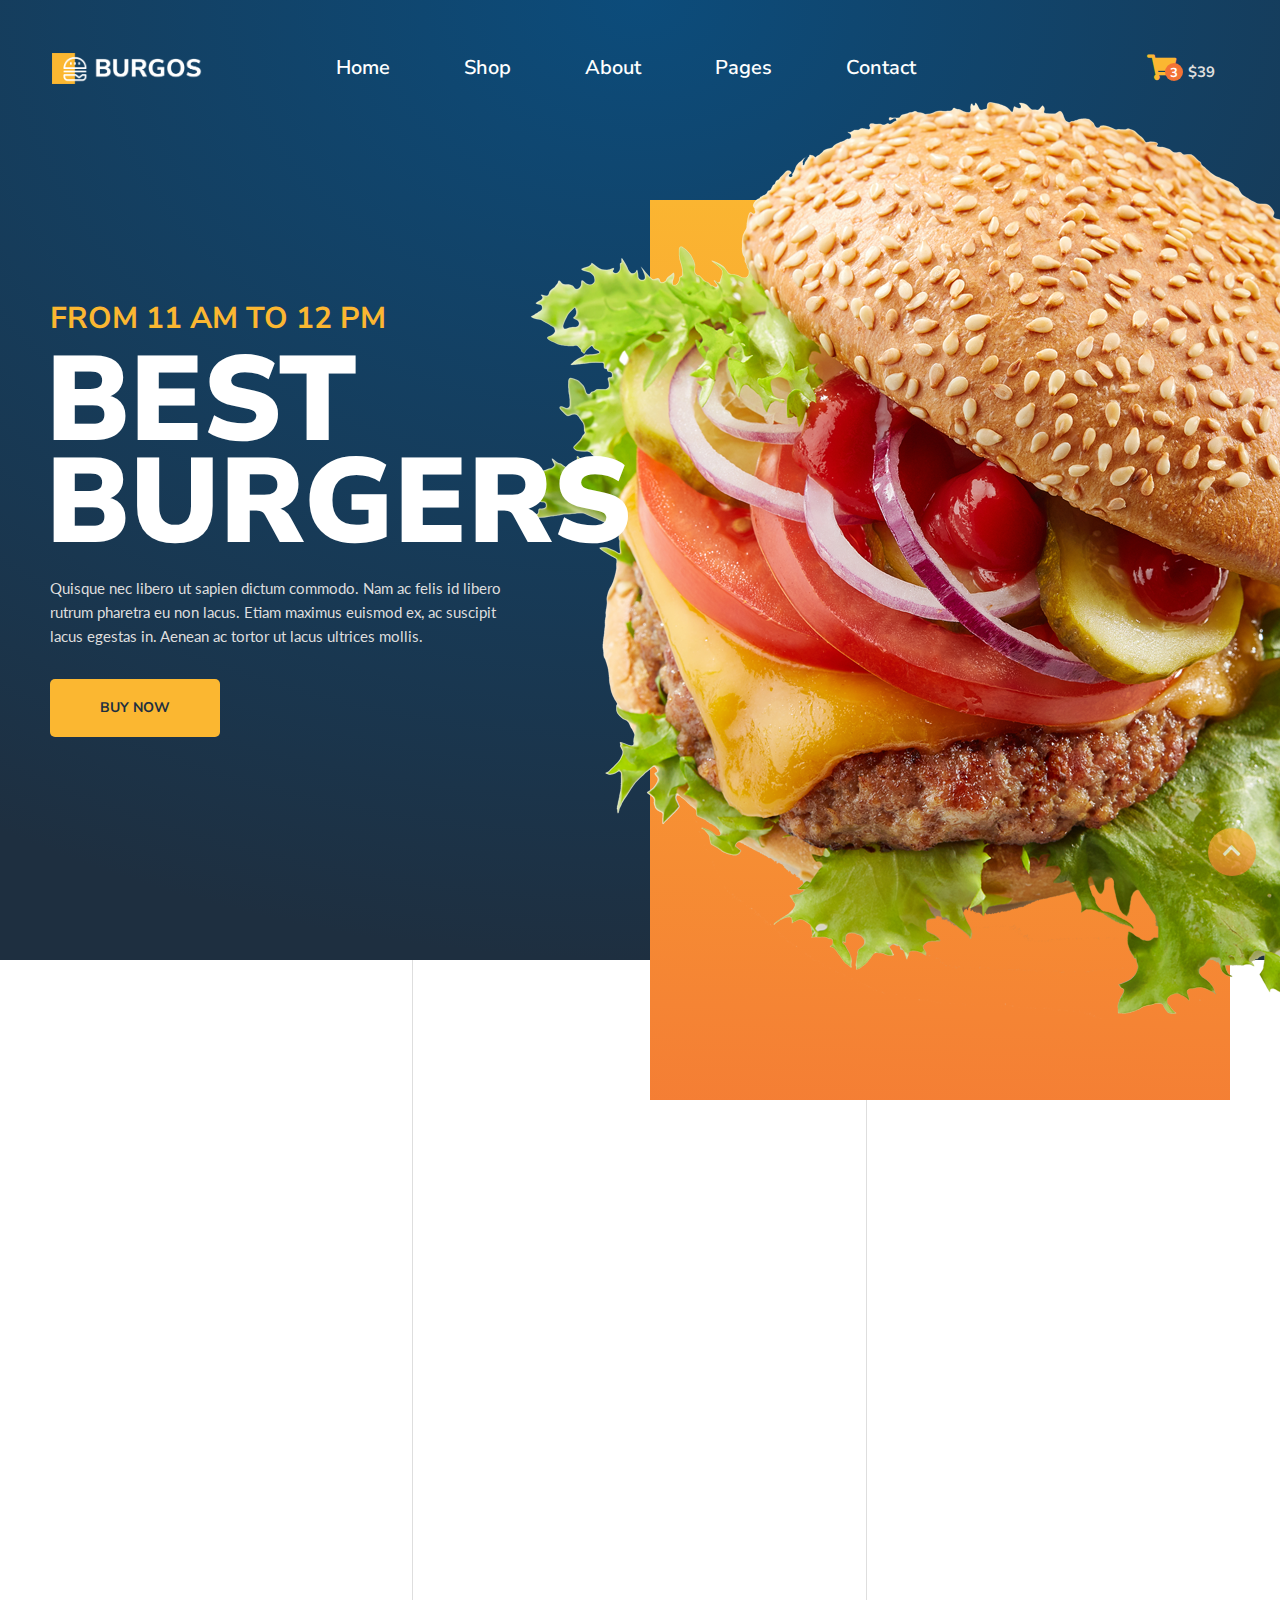
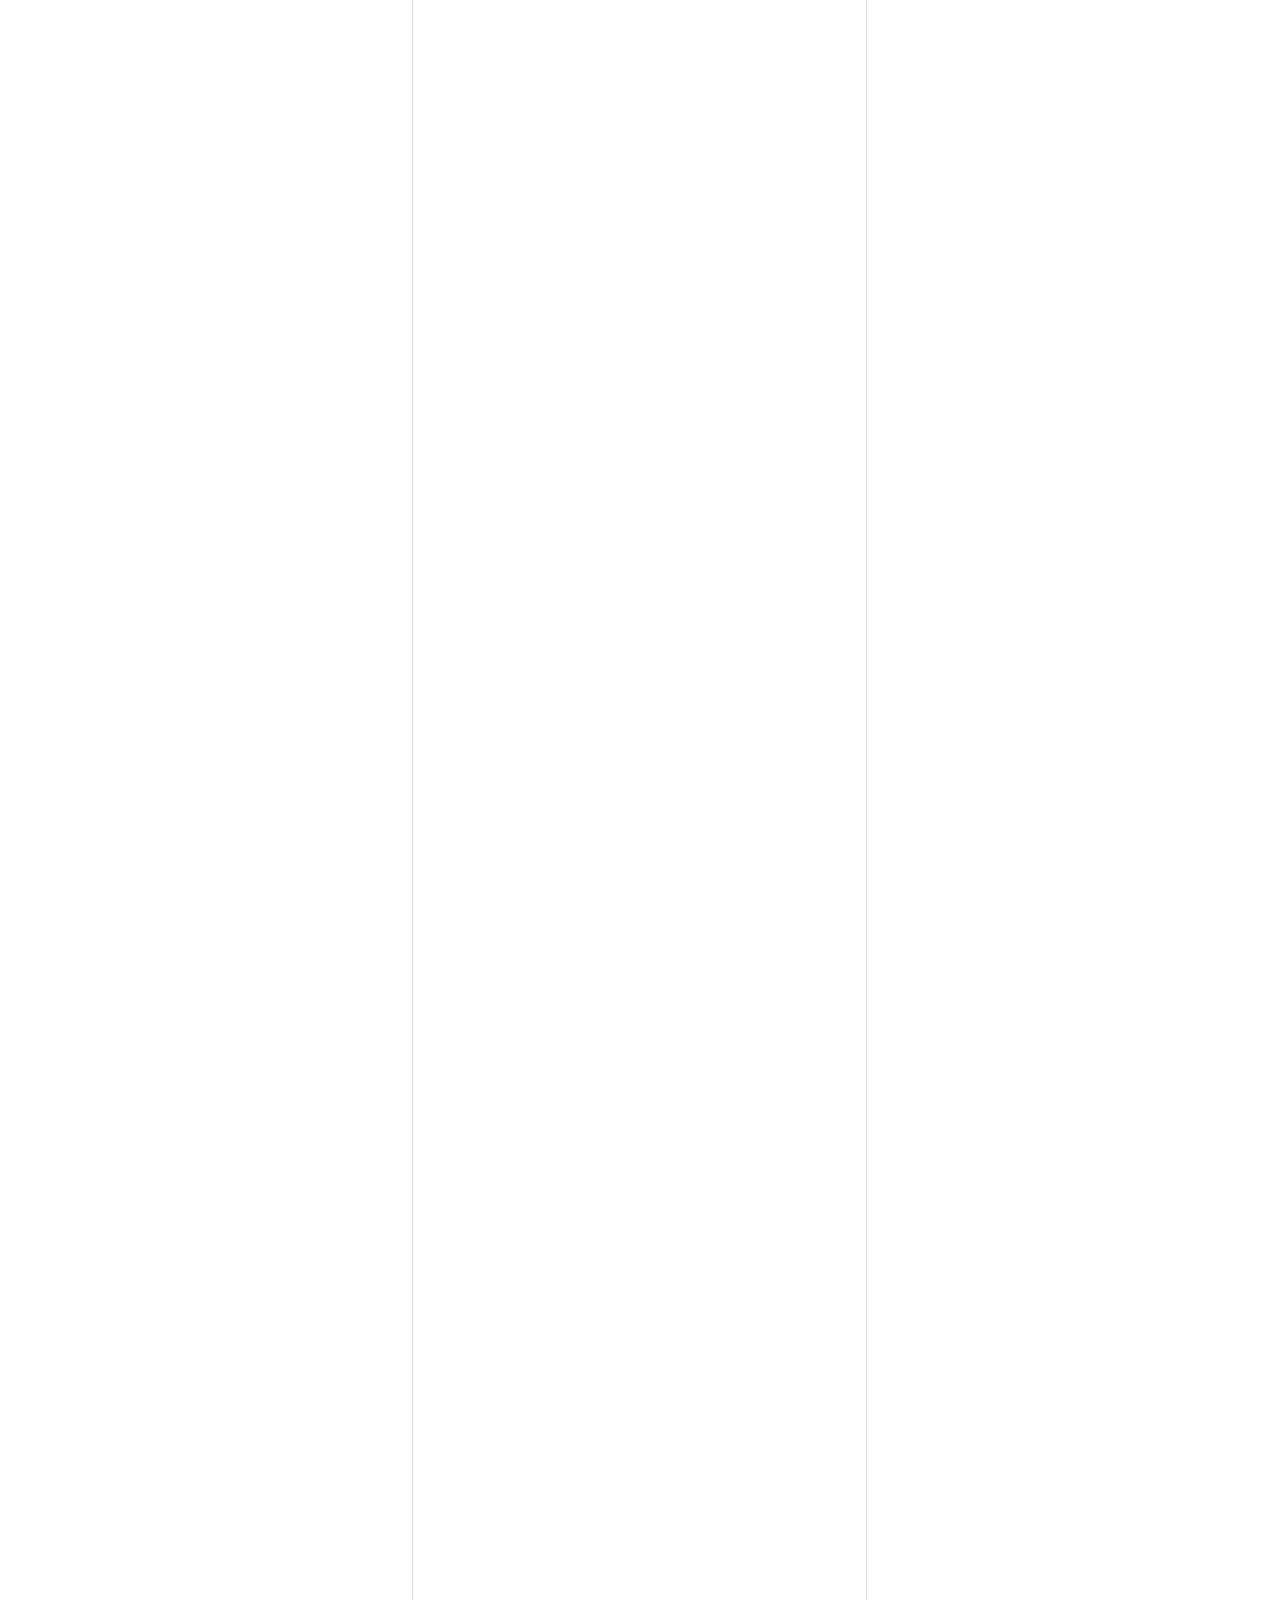
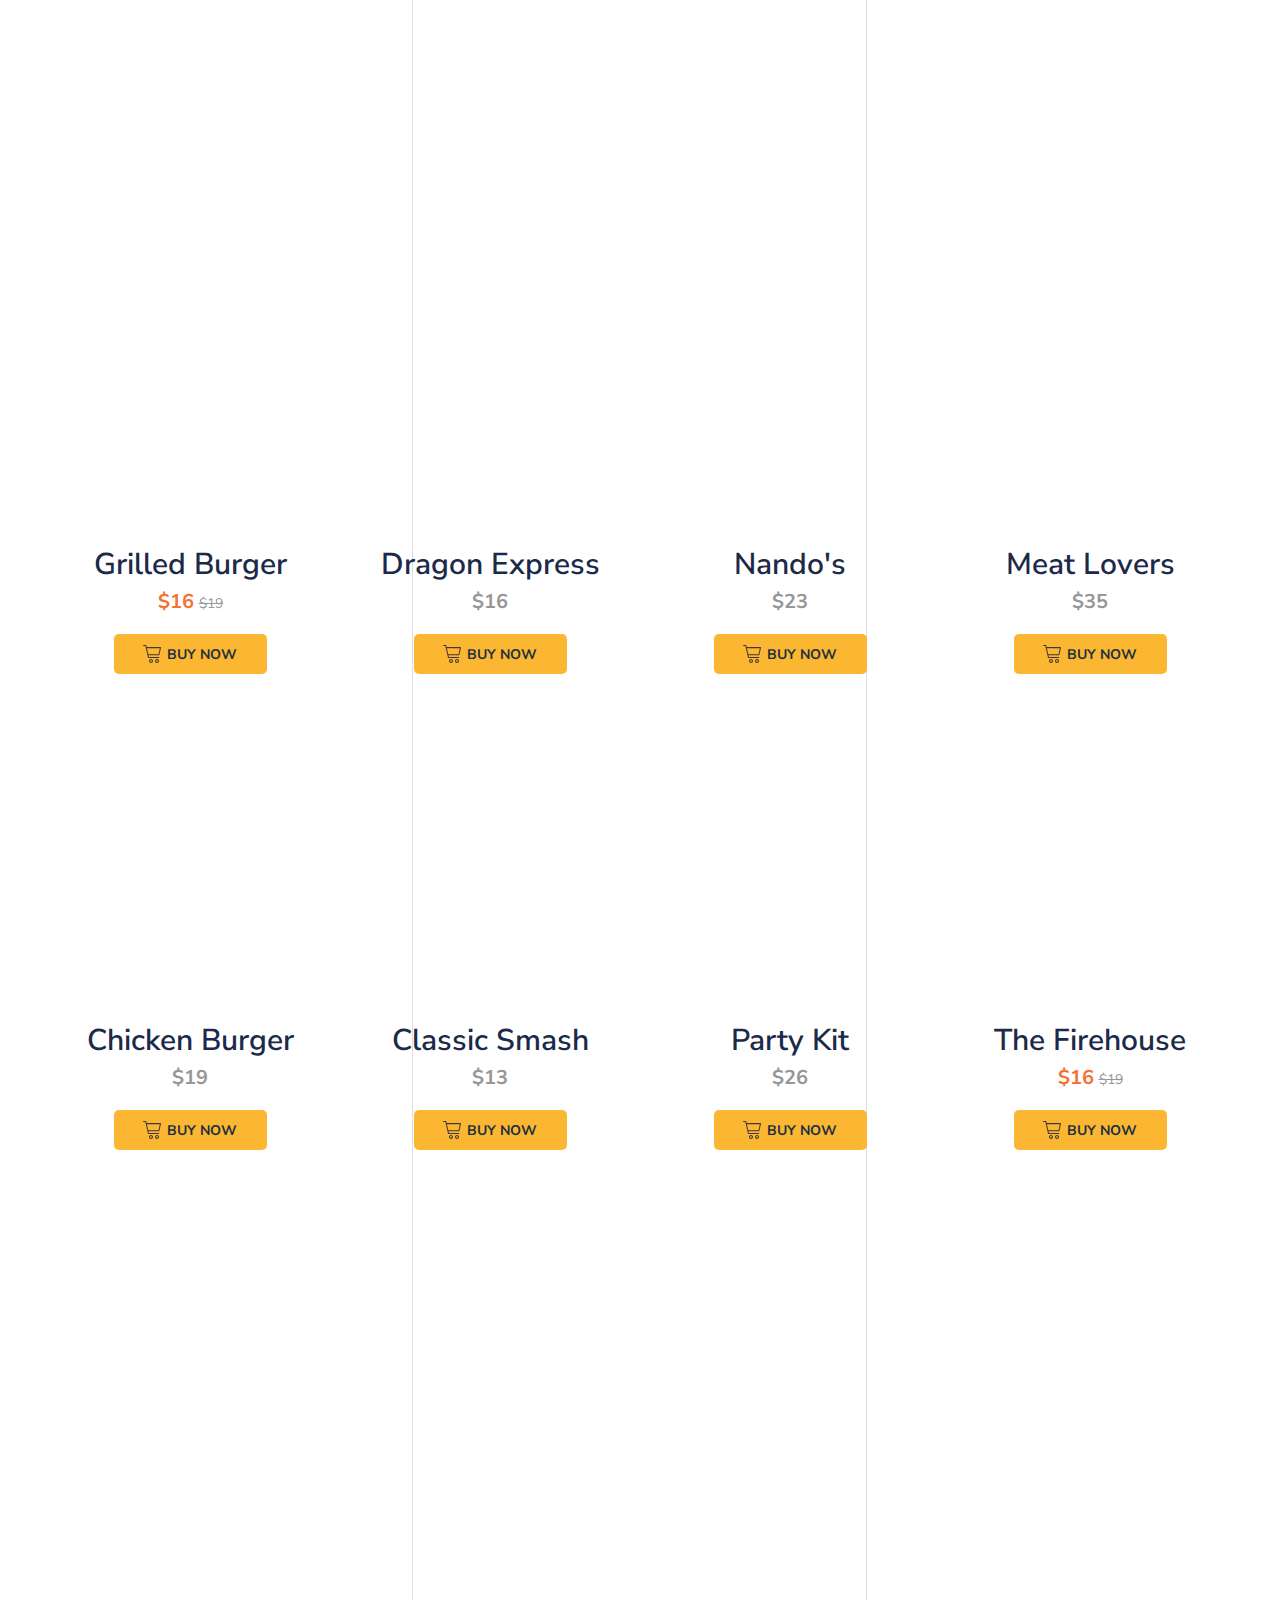
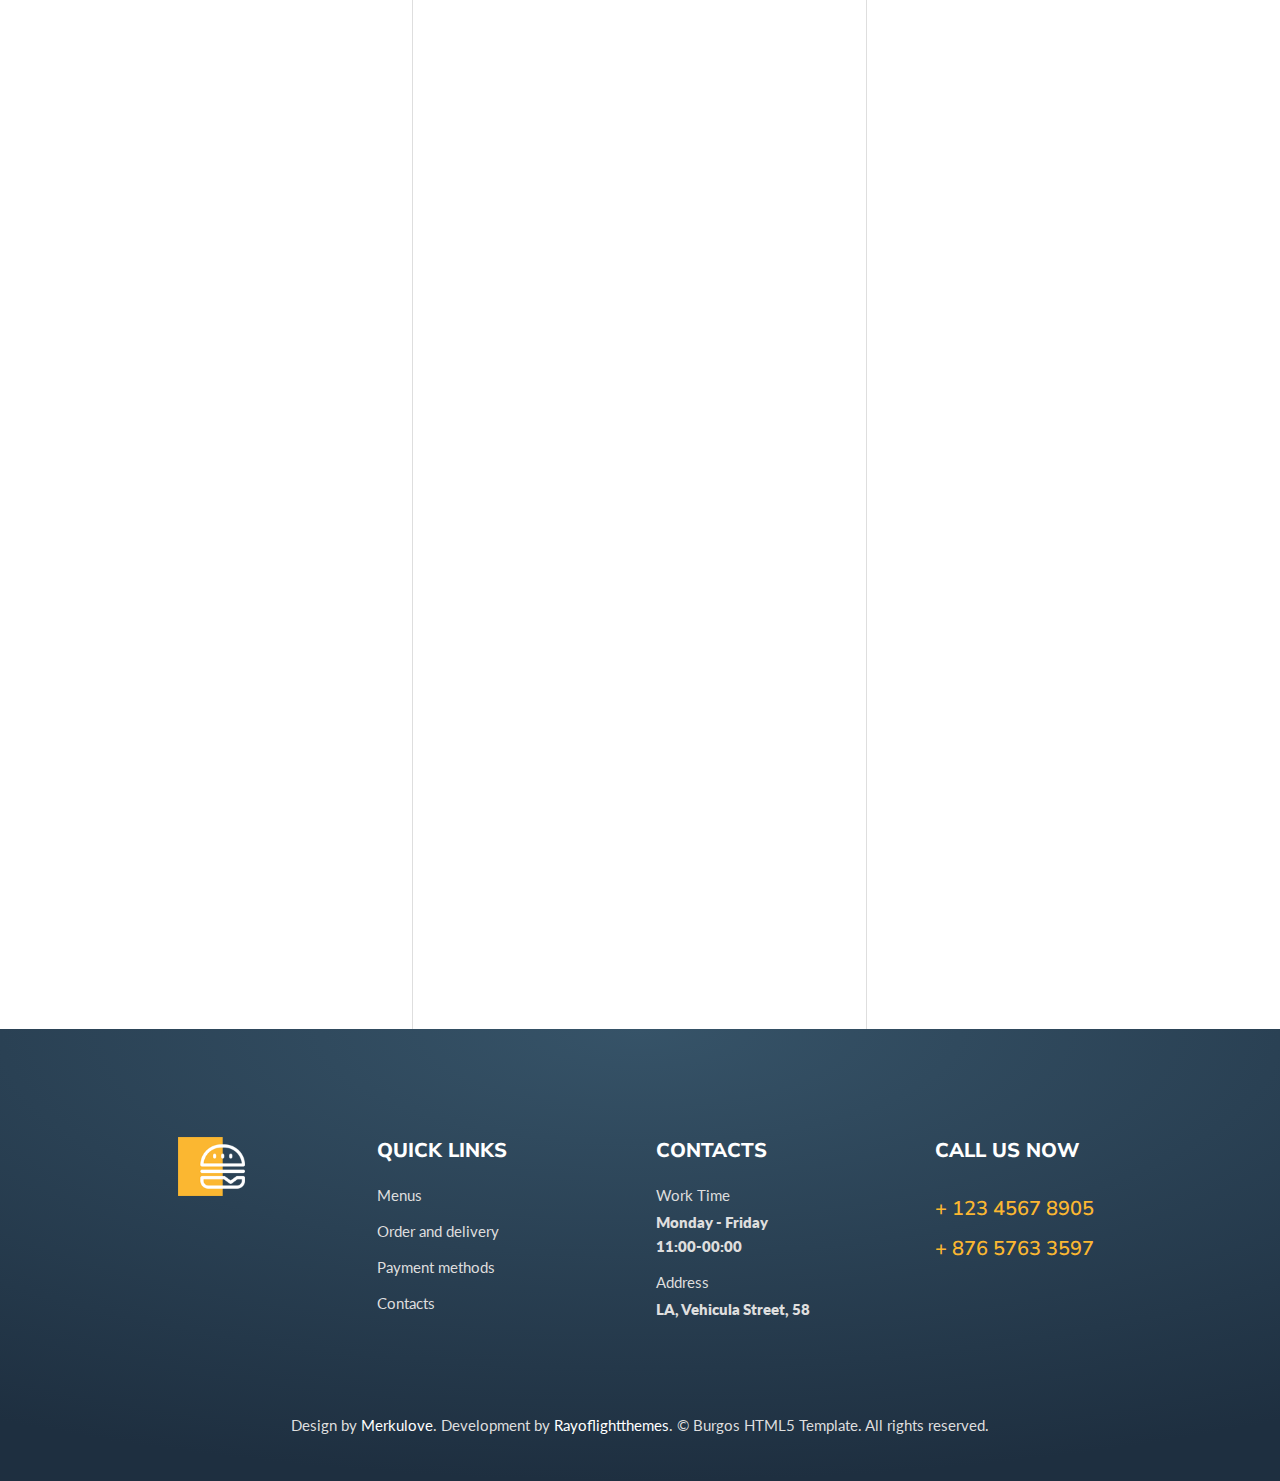
<file: index.html>
<!doctype html>
<html lang="zxx">
  
<!-- Mirrored from rayoflightthemes.com/htmltemplates/burgos_street_food_html5_template/burgos_html/index.html by HTTrack Website Copier/3.x [XR&CO'2014], Fri, 29 Mar 2024 14:29:27 GMT -->
<head>
    <title>Burgos – Street Food HTML5 Template</title>
    <meta charset="utf-8">
    <meta name="viewport" content="width=device-width, initial-scale=1, shrink-to-fit=no">
    <meta name="description" content="">
    <meta name="author" content="">
    <link rel="icon" href="images/favicon.ico">    
    <!-- Google fonts -->
    <link href="https://fonts.googleapis.com/css2?family=Lato&amp;display=swap" rel="stylesheet"> 
    <link href="https://fonts.googleapis.com/css2?family=Nunito+Sans:wght@400;600;700;800;900&amp;display=swap" rel="stylesheet">  
    <!-- Styles -->
    <link rel="stylesheet" href="css/bootstrap.css">
    <link rel="stylesheet" href="css/animate.css">     
    <link rel="stylesheet" href="css/owl.carousel.min.css">
    <link rel="stylesheet" href="css/owl.theme.default.min.css">
    <link rel="stylesheet" href="css/lightbox.css">      
    <link rel="stylesheet" href="css/fontawesome.css">         
    <!-- Custom styles -->
    <link href="style.css" type="text/css" rel="stylesheet">
  </head>
  <body class="lines">
  <div class="top-fixed">  
    <div class="container smallscreen-wrapper1 pr0 pl1">
      <div class="row overflows smallscreen-wrapper">
        <div class="col-lg-2 col-12 text-center">
          <a class="navbar-brand" href="index.html"><img src="images/logo_light.png" alt="Burgos"></a>
        </div>   
        <div class="col-lg-10 col-12 navbar-wrapper">
          <nav class="navbar navbar-expand-lg">
            <button class="navbar-toggler first-button" type="button" data-toggle="collapse" data-target="#main_nav"
            aria-controls="main_nav" aria-expanded="false" aria-label="Toggle navigation">
            <span class="animated-icon1"><span></span><span></span><span></span></span>
            </button>   
            <div class="collapse navbar-collapse" id="main_nav">
              <ul class="navbar-nav">
	              <li class="nav-item dropdown">
		              <a class="nav-link" href="#" data-toggle="dropdown"> Home <i class="dropdown-icon fa fa-chevron-down"></i> </a>
	                <ul class="dropdown-menu fade-down">
		                <li><a class="dropdown-item" href="index.html"> Home style 1</a></li>
		                <li><a class="dropdown-item" href="home2.html"> Home style 2 </a></li>
                    <li><a class="dropdown-item" href="home3.html"> Home style 3 </a></li>
	                </ul>
	              </li>
                <li class="nav-item dropdown">
                	<a class="nav-link" href="#" data-toggle="dropdown">Shop <i class="dropdown-icon fa fa-chevron-down"></i></a>
	                <ul class="dropdown-menu fade-down">
		                <li><a class="dropdown-item" href="menus.html">Menus</a></li>
                    <li><a class="dropdown-item" href="product.html">Product</a></li>		                
                    <li><a class="dropdown-item" href="cart.html">Shopping Cart</a></li>
	                </ul>
                </li>
	              <li class="nav-item">
		              <a class="nav-link" href="about.html">About</a>
	              </li>
                <li class="nav-item dropdown">
		              <a class="nav-link" href="#" data-toggle="dropdown">Pages <i class="dropdown-icon fa fa-chevron-down"></i></a>
	                <ul class="dropdown-menu fade-down">
		                <li><a class="dropdown-item" href="blog.html">Blog</a></li>
		                <li><a class="dropdown-item" href="blog-single.html">Blog single</a></li>		                
                    <li><a class="dropdown-item" href="gallery.html">Gallery</a></li>
		                <li><a class="dropdown-item" href="error.html">404 error page</a></li>		              
                  </ul>
	              </li>
                <li class="nav-item">
		              <a class="nav-link" href="contact.html">Contact</a>
	              </li>
              </ul>
            </div>
          </nav>     
          <!-- Card and shop icon --> 
          <div class="smallscreen">
            <div class="shop-icon navbar">
              <div class="nav-item dropdown">
		            <a href="#" data-toggle="dropdown">
                  <i class="fas fa-shopping-cart"></i>
                  <span class="totalnumberitems">3</span>
                  <span class="shop-icon-total">$39</span>
                </a>               
                <div class="dropdown-menu fade-down dropdown-menu-right">
                  <div class="card">
                    <div class="card-body">
                      <div class="row justify-content-center pb-1">
                        <div class="col-4">
                          <img src="images/1.png" alt="...">
                        </div>
                        <div class="col-8">
                          <h4 class="mb-0">Chicken Burger</h4> 
                          <span>$12</span>
                        </div>
                      </div>
                      <div class="row justify-content-center pb-1">
                        <div class="col-4">
                          <img src="images/2.png" alt="...">
                        </div>
                        <div class="col-8">
                          <h4 class="mb-0">Beef Burger</h4>
                          <span>$15</span>                     
                        </div>
                      </div>
                      <div class="row justify-content-center pb-2">
                        <div class="col-4">
                          <img src="images/3.png" alt="...">
                        </div>
                        <div class="col-8">
                          <h4 class="mb-0">Classic Burger</h4>
                          <span>$12</span>                     
                          </div>
                      </div>
                      <div class="line"></div>
                      <div class="col-12 pb-1half pt-1">
                        <div class="row no-gutters">
                          <div class="col-6">
                          <h4>TOTAL</h4> 
                          </div>
                          <div class="col-6 text-right">
                            <h4><b>$39</b></h4> 
                          </div>
                        </div>  
                      </div>
                      <div class="line mb-1"></div>
                      <div class="col-12 text-center">
                        <a href="#" class="custom-button2">Checkout</a>
                      </div>
                    </div>
                  </div>
                </div>
              </div>
            </div>
          </div>
          </div> 
        </div> 
        <!-- row smallscreen wrapper --> 
      </div> 
    </div> 
    <header class="hero-wrapper">
    <div class="hero"></div> 
    <div class="hero-bg">
      <div data-josh-anim-name="heartBeat" class="josh-js hero-bg-text">
        <h2>call us:</h2>
        <h3>+123 4567 8905</h3>
      </div>
    </div> 
    <div data-josh-anim-name="fadeInRightBig" class="josh-js hero-image">
      <img src="images/1.png" alt="">
    </div> 
    <div class="hero-text">
      <div class="container">
        <div class="row custom-gutters1">
          <div data-josh-anim-name="fadeInLeftBig" class="col hero-text-text josh-js">
            <h2>FROM 11 AM TO 12 PM</h2> 
            <h1>BEST BURGERS</h1> 
            <p>Quisque nec libero ut sapien dictum commodo. Nam ac felis id libero rutrum pharetra eu non lacus. Etiam maximus euismod ex, ac suscipit lacus egestas in. Aenean ac tortor ut lacus ultrices mollis.</p>
            <a class="custom-button1" href="https://themeforest.net/user/rayoflightt?ref=rayoflightt">Buy now</a> 
          </div> 
        </div> 
      </div> 
    </div> 
  </header>
  <main>
  <div class="container overflow-hidden-small">
    <section><!-- Best products -->
    <div class="row best-product pt-5 pb-5 align-items-center custom-gutters1">
      <div data-josh-anim-name="fadeInLeftBig" class="josh-js col-lg-6 col-sm-6 col-8 mb-1 burger1">
        <img src="images/2.png" alt="">
      </div> 
      <div class="col-lg-4 col-sm-6 col-12">
        <div class="best-product-textr">
          <h2 data-josh-anim-name="fadeInRight" class="josh-js">Beef</h2> 
          <h3 data-josh-anim-name="fadeInRight" class="josh-js">Big burger</h3>
          <p data-josh-anim-name="fadeInRight" class="josh-js">Quisque nec libero ut sapien dictum commodo. Nam ac felis id libero rutrum pharetra eu non lacus</p>
          <h6 data-josh-anim-name="fadeInRight" class="josh-js"><span class="mr"><img src="images/small-icon.svg" alt="."> 345g</span> <span><img src="images/small-icon2.svg" alt="."> Spicy</span></h6>
          <div class="row">
            <div data-josh-anim-name="fadeInRight" class="josh-js col-md-auto col-12 pricemain">
              <h5>$15</h5>
            </div>
            <div class="col-md col-12">
            <button data-josh-anim-name="fadeInRight" type="button" class="josh-js custom-button1" data-toggle="modal" data-target="#exampleModala">
              Buy now
            </button> 
            <!-- modal popup --> 
            <div class="modal custom-modal fade bd-example-modal-lg" id="exampleModala" tabindex="-1" role="dialog" aria-hidden="true">
              <div class="modal-dialog modal-lg" role="document">
                <div class="modal-content">
                  <div class="modal-header">
                    <button type="button" class="close" data-dismiss="modal" aria-label="Close">
                      <img src="images/close2.png" alt="close"/>
                    </button>
                  </div>
                  <div class="modal-body">
                    <h3 class="modaltitle">ADDED TO CART</h3>                   
                  	  <div class="col-lg-12 text-left p-0">
			                  <table class="table table-responsive-md">
				                  <tbody>
				                    <tr>
					                    <td>
					                    <div class="row product1 align-items-center">
								                <div class="col-3">
									                <img src="images/product-image.png" alt="..."/>
								                </div>
							                  <div class="col-9 pl-1">
									                <h4>Beef Burger</h4>
									                <span class="gram">345g</span>
							                  </div>
						                  </div>
					                    </td>
					                    <td> 
                                <span class="cartprice">$15</span> 
                              </td>
					                    <td class="text-right">
							                  <button><img src="images/close2.png" alt="close"/></button>								
						                  </td>
				                    </tr>				  
				                  </tbody>
			                  </table>
                        <div class="row mt-1">
                          <div class="col mt-1half text-right">
                            <a href="cart.html" class="custom-button1 mr-0 mb-1">View Cart</a>		
				                    <a href="#" class="custom-button3 ml-4">Continue</a>  
				                  </div>
                        </div>
                      </div>
                    </div>       
                  </div>
                </div>
              </div> 
              
            </div>
          </div>
          
        </div>  
      </div>  
    </div>     
    <div class="row best-product align-items-center custom-gutters1">
      <div data-josh-anim-name="fadeInRightBig" class="josh-js col-8 col-sm-6 best-product-imgr order-1 order-sm-4 burger2">
        <img src="images/3.png" alt=""> 
      </div>

      <div class="col-12 col-md-6 col-sm-6 order-3">
        <div class="best-product-textl">
          <h2 data-josh-anim-name="fadeInLeft" class="josh-js">Chicken</h2> 
          <h3 data-josh-anim-name="fadeInLeft" class="josh-js">Burger</h3>
          <div class="wrapper100percent1">
            <p data-josh-anim-name="fadeInLeft" class="josh-js text50">Quisque nec libero ut sapien dictum commodo. Nam ac felis id libero rutrum pharetra eu non lacus</p>
          </div>
          <h6 data-josh-anim-name="fadeInLeft" class="josh-js"><span class="mr"><img src="images/small-icon.svg" alt="."> 180g</span> <span><img src="images/small-icon2.svg" alt="."> Spicy</span></h6>         
          <div class="row">
            <div data-josh-anim-name="fadeInLeft" class="josh-js col-md col-12 pricemain pricemainl">
              <h5>$12</h5>
            </div>
            <div class="col-md-auto col-12">
            <button data-josh-anim-name="fadeInLeft" type="button" class="josh-js custom-button1" data-toggle="modal" data-target="#exampleModalb">
              Buy now
            </button> 
            <!-- modal popup --> 
            <div class="modal custom-modal fade bd-example-modal-lg" id="exampleModalb" tabindex="-1" role="dialog" aria-hidden="true">
              <div class="modal-dialog modal-lg" role="document">
                <div class="modal-content">
                  <div class="modal-header">
                    <button type="button" class="close" data-dismiss="modal" aria-label="Close">
                      <img src="images/close2.png" alt="close"/>
                    </button>
                  </div>
                  <div class="modal-body">
                    <h3 class="modaltitle">ADDED TO CART</h3>                   
                  	  <div class="col-lg-12 text-left p-0">
			                  <table class="table table-responsive-md">
				                  <tbody>
				                    <tr>
					                    <td>
					                    <div class="row product1 align-items-center">
								                <div class="col-3">
									                <img src="images/product-image.png" alt="..."/>
								                </div>
							                  <div class="col-9 pl-1">
									                <h4>Chicken Burger</h4>
									                <span class="gram">180g</span>
							                  </div>
						                  </div>
					                    </td>
					                    <td> 
                                <span class="cartprice">$12</span> 
                              </td>
					                    <td class="text-right">
							                  <button><img src="images/close2.png" alt="close"/></button>								
						                  </td>
				                    </tr>				  
				                  </tbody>
			                  </table>
                        <div class="row mt-1">
                          <div class="col mt-1half text-right">
                            <a href="cart.html" class="custom-button1 mr-0 mb-1">View Cart</a>		
				                    <a href="#" class="custom-button3 ml-4">Continue</a>  
				                  </div>
                        </div>
                      </div>
                    </div>       
                  </div>
                </div>
              </div> 
              
            </div>
            
          </div>
        </div>  
      </div>
    </div>     
    <div class="row pt-5 pb-4 best-product align-items-center custom-gutters1">
      <div data-josh-anim-name="fadeInLeftBig" class="josh-js col-lg-6 col-sm-6 col-8 mb-1 burger2">
        <img src="images/4.png" alt="">
      </div> 
      <div class="col-lg-4 col-sm-6 col-12">
        <div class="best-product-textr2">
          <h2 data-josh-anim-name="fadeInRight" class="josh-js">Classic</h2> 
          <h3 data-josh-anim-name="fadeInRight" class="josh-js">Burger</h3>
          <p data-josh-anim-name="fadeInRight" class="josh-js">Quisque nec libero ut sapien dictum commodo. Nam ac felis id libero rutrum pharetra eu non lacus</p>
          <h6 data-josh-anim-name="fadeInRight" class="josh-js"><span class="mr"><img src="images/small-icon.svg" alt="."> 345g</span> <span><img src="images/small-icon2.svg" alt="."> Spicy</span></h6>
          <div class="row">
            <div data-josh-anim-name="fadeInRight" class="josh-js col-md-auto col-12 pricemain">
              <h5>$9</h5>
            </div>
            <div class="col-md col-12">
            <button data-josh-anim-name="fadeInRight" type="button" class="josh-js custom-button1" data-toggle="modal" data-target="#exampleModalc">
              Buy now
            </button> 
            <!-- modal popup --> 
            <div class="modal custom-modal fade bd-example-modal-lg" id="exampleModalc" tabindex="-1" role="dialog" aria-hidden="true">
              <div class="modal-dialog modal-lg" role="document">
                <div class="modal-content">
                  <div class="modal-header">
                    <button type="button" class="close" data-dismiss="modal" aria-label="Close">
                      <img src="images/close2.png" alt="close"/>
                    </button>
                  </div>
                  <div class="modal-body">
                    <h3 class="modaltitle">ADDED TO CART</h3>                   
                  	  <div class="col-lg-12 text-left p-0">
			                  <table class="table table-responsive-md">
				                  <tbody>
				                    <tr>
					                    <td>
					                    <div class="row product1 align-items-center">
								                <div class="col-3">
									                <img src="images/product-image.png" alt="..."/>
								                </div>
							                  <div class="col-9 pl-1">
									                <h4>Classic Burger</h4>
									                <span class="gram">250g</span>
							                  </div>
						                  </div>
					                    </td>
					                    <td> 
                                <span class="cartprice">$9</span> 
                              </td>
					                    <td class="text-right">
							                  <button><img src="images/close2.png" alt="close"/></button>								
						                  </td>
				                    </tr>				  
				                  </tbody>
			                  </table>
                        <div class="row mt-1">
                          <div class="col mt-1half text-right">
                            <a href="cart.html" class="custom-button1 mr-0 mb-1">View Cart</a>		
				                    <a href="#" class="custom-button3 ml-4">Continue</a>  
				                  </div>
                        </div>
                      </div>
                    </div>       
                  </div>
                </div>
              </div> 
              
            </div>
        </div> 
      </div>  
    </div>     
    </div> 
    </section>
    <section><!-- Banners -->      
    <div class="row banners custom-gutters1 mb-3">
      <div class="col-lg-6 mb-1">
        <div data-josh-anim-name="fadeInLeft" class="josh-js banner1-wrapper">
          <div class="banner1">
            <div class="mask">
              <h6 class="label">sale</h6> 
              <h3>-20%</h3>
              <p>Quisque nec libero ut sapien dictum commodo. Nam ac felis id libero rutrum pharetra eu non lacus</p>
            </div>
          </div> 
        </div>
      </div>  
        <div class="col-lg-6 mb-1">
          <div data-josh-anim-name="fadeInRight" class="josh-js banner2-wrapper">
            <div class="banner2">
              <div class="mask">
                <h2>Free Delivery</h2> 
                <p>Aliquam gravida sapien ut augue sagittis viverra. Sed fermentum consequat scelerisque.</p>
                <a class="custom-button1" href="cart.html">Buy now</a>
              </div>  
            </div>   
          </div>  
       </div>  
      </div> 
      </section>
      <section><!-- Products --> 
      <div class="row products mb-3 custom-gutters1">
        <div data-josh-anim-name="fadeInLeft" class="josh-js col-12 mb-2">
          <h2 class="maintitle">Our products</h2> 
        </div> 
        <div class="col-lg-3 col-md-4 col-sm-6 text-center">
          <div class="product featured-product">
            <div data-josh-anim-name="fadeIn" class="josh-js image-wrapper">
              <a href="product.html">
                <h6 class="label">-30%</h6>
                <img class="p-image" src="images/product1.png" alt=".">
              </a>
            </div>   
            <h3 class="pricetitle1">Grilled Burger</h3> 
            <h3 class="pricetitle">$16 <span>$19</span></h3>
            <button type="button" class="custom-button2a" data-toggle="modal" data-target="#exampleModal">
              Buy now<span></span>
            </button> 
            <!-- modal popup --> 
            <div class="modal custom-modal fade bd-example-modal-lg" id="exampleModal" tabindex="-1" role="dialog" aria-hidden="true">
              <div class="modal-dialog modal-lg" role="document">
                <div class="modal-content">
                  <div class="modal-header">
                    <button type="button" class="close" data-dismiss="modal" aria-label="Close">
                      <img src="images/close2.png" alt="close"/>
                    </button>
                  </div>
                  <div class="modal-body">
                    <h3 class="modaltitle">ADDED TO CART</h3>                   
                  	  <div class="col-lg-12 text-left p-0">
			                  <table class="table table-responsive-md">
				                  <tbody>
				                    <tr>
					                    <td>
					                    <div class="row product1 align-items-center">
								                <div class="col-3">
									                <img src="images/product-image.png" alt="..."/>
								                </div>
							                  <div class="col-9 pl-1">
									                <h4>Grilled Burger</h4>
									                <span class="gram">345g</span>
							                  </div>
						                  </div>
					                    </td>
					                    <td> 
                                <span class="cartprice">$16</span> 
                              </td>
					                    <td class="text-right">
							                  <button><img src="images/close2.png" alt="close"/></button>								
						                  </td>
				                    </tr>				  
				                  </tbody>
			                  </table>
                        <div class="row mt-1">
                          <div class="col mt-1half text-right">
                            <a href="cart.html" class="custom-button1 mr-0 mb-1">View Cart</a>		
				                    <a href="#" class="custom-button3 ml-4">Continue</a>  
				                  </div>
                        </div>
                      </div>
                    </div>       
                  </div>
                </div>
              </div>       
          </div>
        </div>
        <div class="col-lg-3 col-md-4 col-sm-6 text-center">
          <div class="product">
            <div data-josh-anim-name="fadeIn" class="josh-js image-wrapper">
              <a href="product.html">
                <img class="p-image" src="images/product2.png" alt=".">
              </a>  
            </div>   
            <h3 class="pricetitle1">Dragon Express</h3> 
            <h3 class="pricetitle">$16</h3>
            <button type="button" class="custom-button2a" data-toggle="modal" data-target="#exampleModal2">
              Buy now<span></span>
            </button> 
            <!-- modal popup --> 
            <div class="modal custom-modal fade bd-example-modal-lg" id="exampleModal2" tabindex="-1" role="dialog" aria-hidden="true">
              <div class="modal-dialog modal-lg" role="document">
                <div class="modal-content">
                  <div class="modal-header">
                    <button type="button" class="close" data-dismiss="modal" aria-label="Close">
                      <img src="images/close2.png" alt="close"/>
                    </button>
                  </div>
                  <div class="modal-body">
                    <h3 class="modaltitle">ADDED TO CART</h3>                   
                  	  <div class="col-lg-12 text-left p-0">
			                  <table class="table table-responsive-md">
				                  <tbody>
				                    <tr>
					                    <td>
					                    <div class="row product1 align-items-center">
								                <div class="col-3">
									                <img src="images/product-image.png" alt="..."/>
								                </div>
							                  <div class="col-9 pl-1">
									                <h4>Dragon Express</h4>
									                <span class="gram">345g</span>
							                  </div>
						                  </div>
					                    </td>
					                    <td> 
                                <span class="cartprice">$16</span> 
                              </td>
					                    <td class="text-right">
							                  <button><img src="images/close2.png" alt="close"/></button>								
						                  </td>
				                    </tr>				  
				                  </tbody>
			                  </table>
                        <div class="row mt-1">
                          <div class="col mt-1half text-right">
                            <a href="cart.html" class="custom-button1 mr-0 mb-1">View Cart</a>		
				                    <a href="#" class="custom-button3 ml-4">Continue</a>  
				                  </div>
                        </div>
                      </div>
                    </div>       
                  </div>
                </div>
              </div>   
          </div>
        </div>
        <div class="col-lg-3 col-md-4 col-sm-6 text-center">
          <div class="product">
            <div data-josh-anim-name="fadeIn" class="josh-js image-wrapper">
              <a href="product.html">
                <img class="p-image" src="images/product3.png" alt=".">
              </a>  
            </div>   
            <h3 class="pricetitle1">Nando's</h3> 
            <h3 class="pricetitle">$23</h3>
            <button type="button" class="custom-button2a" data-toggle="modal" data-target="#exampleModal3">
              Buy now<span></span>
            </button> 
            <!-- modal popup --> 
            <div class="modal custom-modal fade bd-example-modal-lg" id="exampleModal3" tabindex="-1" role="dialog" aria-hidden="true">
              <div class="modal-dialog modal-lg" role="document">
                <div class="modal-content">
                  <div class="modal-header">
                    <button type="button" class="close" data-dismiss="modal" aria-label="Close">
                      <img src="images/close2.png" alt="close"/>
                    </button>
                  </div>
                  <div class="modal-body">
                    <h3 class="modaltitle">ADDED TO CART</h3>                   
                  	  <div class="col-lg-12 text-left p-0">
			                  <table class="table table-responsive-md">
				                  <tbody>
				                    <tr>
					                    <td>
					                    <div class="row product1 align-items-center">
								                <div class="col-3">
									                <img src="images/product-image.png" alt="..."/>
								                </div>
							                  <div class="col-9 pl-1">
									                <h4>Nando's</h4>
									                <span class="gram">345g</span>
							                  </div>
						                  </div>
					                    </td>
					                    <td> 
                                <span class="cartprice">$23</span> 
                              </td>
					                    <td class="text-right">
							                  <button><img src="images/close2.png" alt="close"/></button>								
						                  </td>
				                    </tr>				  
				                  </tbody>
			                  </table>
                        <div class="row mt-1">
                          <div class="col mt-1half text-right">
                            <a href="cart.html" class="custom-button1 mr-0 mb-1">View Cart</a>		
				                    <a href="#" class="custom-button3 ml-4">Continue</a>  
				                  </div>
                        </div>
                      </div>
                    </div>       
                  </div>
                </div>
              </div> 
          </div>
        </div>
        <div class="col-lg-3 col-md-4 col-sm-6 text-center">
          <div class="product">
            <div data-josh-anim-name="fadeIn" class="josh-js image-wrapper">
              <a href="product.html">
                <img class="p-image" src="images/product4.png" alt="#">
              </a>  
            </div>   
            <h3 class="pricetitle1">Meat Lovers</h3> 
            <h3 class="pricetitle">$35</h3>
            <button type="button" class="custom-button2a" data-toggle="modal" data-target="#exampleModal4">
              Buy now<span></span>
            </button> 
            <!-- modal popup --> 
            <div class="modal custom-modal fade bd-example-modal-lg" id="exampleModal4" tabindex="-1" role="dialog" aria-hidden="true">
              <div class="modal-dialog modal-lg" role="document">
                <div class="modal-content">
                  <div class="modal-header">
                    <button type="button" class="close" data-dismiss="modal" aria-label="Close">
                      <img src="images/close2.png" alt="close"/>
                    </button>
                  </div>
                  <div class="modal-body">
                    <h3 class="modaltitle">ADDED TO CART</h3>                   
                  	  <div class="col-lg-12 text-left p-0">
			                  <table class="table table-responsive-md">
				                  <tbody>
				                    <tr>
					                    <td>
					                    <div class="row product1 align-items-center">
								                <div class="col-3">
									                <img src="images/product-image.png" alt="..."/>
								                </div>
							                  <div class="col-9 pl-1">
									                <h4>Meat Lovers</h4>
									                <span class="gram">345g</span>
							                  </div>
						                  </div>
					                    </td>
					                    <td> 
                                <span class="cartprice">$35</span> 
                              </td>
					                    <td class="text-right">
							                  <button><img src="images/close2.png" alt="close"/></button>								
						                  </td>
				                    </tr>				  
				                  </tbody>
			                  </table>
                        <div class="row mt-1">
                          <div class="col mt-1half text-right">
                            <a href="cart.html" class="custom-button1 mr-0 mb-1">View Cart</a>		
				                    <a href="#" class="custom-button3 ml-4">Continue</a>  
				                  </div>
                        </div>
                      </div>
                    </div>       
                  </div>
                </div>
              </div>   
          </div>
        </div>
        <div class="col-lg-3 col-md-4 col-sm-6 text-center">
          <div class="product">
            <div data-josh-anim-name="fadeIn" class="josh-js image-wrapper">
              <a href="product.html">
                <img class="p-image" src="images/product5.png" alt="#">
              </a>  
            </div>   
            <h3 class="pricetitle1">Chicken Burger</h3> 
            <h3 class="pricetitle">$19</h3>
            <button type="button" class="custom-button2a" data-toggle="modal" data-target="#exampleModal5">
              Buy now<span></span>
            </button> 
            <!-- modal popup --> 
            <div class="modal custom-modal fade bd-example-modal-lg" id="exampleModal5" tabindex="-1" role="dialog" aria-hidden="true">
              <div class="modal-dialog modal-lg" role="document">
                <div class="modal-content">
                  <div class="modal-header">
                    <button type="button" class="close" data-dismiss="modal" aria-label="Close">
                      <img src="images/close2.png" alt="close"/>
                    </button>
                  </div>
                  <div class="modal-body">
                    <h3 class="modaltitle">ADDED TO CART</h3>                   
                  	  <div class="col-lg-12 text-left p-0">
			                  <table class="table table-responsive-md">
				                  <tbody>
				                    <tr>
					                    <td>
					                    <div class="row product1 align-items-center">
								                <div class="col-3">
									                <img src="images/product-image.png" alt="..."/>
								                </div>
							                  <div class="col-9 pl-1">
									                <h4>Chicken Burger</h4>
									                <span class="gram">345g</span>
							                  </div>
						                  </div>
					                    </td>
					                    <td> 
                                <span class="cartprice">$19</span> 
                              </td>
					                    <td class="text-right">
							                  <button><img src="images/close2.png" alt="close"/></button>								
						                  </td>
				                    </tr>				  
				                  </tbody>
			                  </table>
                        <div class="row mt-1">
                          <div class="col mt-1half text-right">
                            <a href="cart.html" class="custom-button1 mr-0 mb-1">View Cart</a>		
				                    <a href="#" class="custom-button3 ml-4">Continue</a>  
				                  </div>
                        </div>
                      </div>
                    </div>       
                  </div>
                </div>
              </div>   
          </div>
        </div>
        <div class="col-lg-3 col-md-4 col-sm-6 text-center">
          <div class="product">
            <div data-josh-anim-name="fadeIn" class="josh-js image-wrapper">
              <a href="product.html">
                <img class="p-image" src="images/product6.png" alt="#">
              </a>  
            </div>   
            <h3 class="pricetitle1">Classic Smash</h3> 
            <h3 class="pricetitle">$13</h3>
            <button type="button" class="custom-button2a" data-toggle="modal" data-target="#exampleModal6">
              Buy now<span></span>
            </button> 
            <!-- modal popup --> 
            <div class="modal custom-modal fade bd-example-modal-lg" id="exampleModal6" tabindex="-1" role="dialog" aria-hidden="true">
              <div class="modal-dialog modal-lg" role="document">
                <div class="modal-content">
                  <div class="modal-header">
                    <button type="button" class="close" data-dismiss="modal" aria-label="Close">
                      <img src="images/close2.png" alt="close"/>
                    </button>
                  </div>
                  <div class="modal-body">
                    <h3 class="modaltitle">ADDED TO CART</h3>                   
                  	  <div class="col-lg-12 text-left p-0">
			                  <table class="table table-responsive-md">
				                  <tbody>
				                    <tr>
					                    <td>
					                    <div class="row product1 align-items-center">
								                <div class="col-3">
									                <img src="images/product-image.png" alt="..."/>
								                </div>
							                  <div class="col-9 pl-1">
									                <h4>Classic Smash</h4>
									                <span class="gram">345g</span>
							                  </div>
						                  </div>
					                    </td>
					                    <td> 
                                <span class="cartprice">$13</span> 
                              </td>
					                    <td class="text-right">
							                  <button><img src="images/close2.png" alt="close"/></button>								
						                  </td>
				                    </tr>				  
				                  </tbody>
			                  </table>
                        <div class="row mt-1">
                          <div class="col mt-1half text-right">
                            <a href="cart.html" class="custom-button1 mr-0 mb-1">View Cart</a>		
				                    <a href="#" class="custom-button3 ml-4">Continue</a>  
				                  </div>
                        </div>
                      </div>
                    </div>       
                  </div>
                </div>
              </div>   
          </div>
        </div>
        <div class="col-lg-3 col-md-4 col-sm-6 text-center">
          <div class="product">
            <div data-josh-anim-name="fadeIn" class="josh-js image-wrapper">
              <a href="product.html">
                <img class="p-image" src="images/product7.png" alt="#">
              </a>  
            </div>   
            <h3 class="pricetitle1">Party Kit</h3> 
            <h3 class="pricetitle">$26</h3>
            <button type="button" class="custom-button2a" data-toggle="modal" data-target="#exampleModal7">
              Buy now<span></span>
            </button> 
            <!-- modal popup --> 
            <div class="modal custom-modal fade bd-example-modal-lg" id="exampleModal7" tabindex="-1" role="dialog" aria-hidden="true">
              <div class="modal-dialog modal-lg" role="document">
                <div class="modal-content">
                  <div class="modal-header">
                    <button type="button" class="close" data-dismiss="modal" aria-label="Close">
                      <img src="images/close2.png" alt="close"/>
                    </button>
                  </div>
                  <div class="modal-body">
                    <h3 class="modaltitle">ADDED TO CART</h3>                   
                  	  <div class="col-lg-12 text-left p-0">
			                  <table class="table table-responsive-md">
				                  <tbody>
				                    <tr>
					                    <td>
					                    <div class="row product1 align-items-center">
								                <div class="col-3">
									                <img src="images/product-image.png" alt="..."/>
								                </div>
							                  <div class="col-9 pl-1">
									                <h4>Party Kit</h4>
									                <span class="gram">345g</span>
							                  </div>
						                  </div>
					                    </td>
					                    <td> 
                                <span class="cartprice">$26</span> 
                              </td>
					                    <td class="text-right">
							                  <button><img src="images/close2.png" alt="close"/></button>								
						                  </td>
				                    </tr>				  
				                  </tbody>
			                  </table>
                        <div class="row mt-1">
                          <div class="col mt-1half text-right">
                            <a href="cart.html" class="custom-button1 mr-0 mb-1">View Cart</a>		
				                    <a href="#" class="custom-button3 ml-4">Continue</a>  
				                  </div>
                        </div>
                      </div>
                    </div>       
                  </div>
                </div>
              </div>   
          </div>
        </div>
        <div class="col-lg-3 col-md-4 col-sm-6 text-center">
          <div class="product featured-product">
            <div data-josh-anim-name="fadeIn" class="josh-js image-wrapper">
              <h6 class="label">-30%</h6>
              <a href="product.html">
                <img class="p-image" src="images/product8.png" alt="#">
              </a>  
            </div>   
            <h3 class="pricetitle1">The Firehouse</h3> 
            <h3 class="pricetitle">$16 <span>$19</span></h3>
            <button type="button" class="custom-button2a" data-toggle="modal" data-target="#exampleModal8">
              Buy now<span></span>
            </button> 
            <!-- modal popup --> 
            <div class="modal custom-modal fade bd-example-modal-lg" id="exampleModal8" tabindex="-1" role="dialog" aria-hidden="true">
              <div class="modal-dialog modal-lg" role="document">
                <div class="modal-content">
                  <div class="modal-header">
                    <button type="button" class="close" data-dismiss="modal" aria-label="Close">
                      <img src="images/close2.png" alt="close"/>
                    </button>
                  </div>
                  <div class="modal-body">
                    <h3 class="modaltitle">ADDED TO CART</h3>                   
                  	  <div class="col-lg-12 text-left p-0">
			                  <table class="table table-responsive-md">
				                  <tbody>
				                    <tr>
					                    <td>
					                    <div class="row product1 align-items-center">
								                <div class="col-3">
									                <img src="images/product-image.png" alt="..."/>
								                </div>
							                  <div class="col-9 pl-1">
									                <h4>The Firehouse</h4>
									                <span class="gram">345g</span>
							                  </div>
						                  </div>
					                    </td>
					                    <td> 
                                <span class="cartprice">$16</span> 
                              </td>
					                    <td class="text-right">
							                  <button><img src="images/close2.png" alt="close"/></button>								
						                  </td>
				                    </tr>				  
				                  </tbody>
			                  </table>
                        <div class="row mt-1">
                          <div class="col mt-1half text-right">
                            <a href="cart.html" class="custom-button1 mr-0 mb-1">View Cart</a>		
				                    <a href="#" class="custom-button3 ml-4">Continue</a>  
				                  </div>
                        </div>
                      </div>
                    </div>       
                  </div>
                </div>
              </div>   
          </div>
        </div>
      </div> 
      </section>
      <section><!-- Contact --> 
      <div class="overflow-hidden-small row pb-4 contacts custom-gutters1">
        <div data-josh-anim-name="fadeInLeft" class="josh-js col-12 mb-1">
          <h2 class="maintitle mb-1">Our contacts</h2> 
        </div> 
        <div data-josh-anim-name="fadeInRight" class="josh-js col-md-4 col-sm-6 col-12 contact">
          <div class="row">
            <div class="col-3 pr-0">
              <img src="images/clock.svg" alt=".">
            </div>
            <div class="col-9 pl-2">
              <h2>Work Time</h2> 
              <h3>Monday - Friday</h3>
              <h3>11:00 - 00:00</h3>
            </div> 
          </div>   
        </div> 
        <div data-josh-anim-name="fadeInRight" class="josh-js col-md-4 col-sm-6 col-12 contact">
          <div class="row">
            <div class="col-3 pr-0">
              <img src="images/phone.svg" alt=".">
            </div>
            <div class="col-9 pl-2">
              <h2>Phone</h2> 
              <h3>+ 123 4567 8905</h3>
              <h3>+ 876 5763 3597</h3>
            </div>  
          </div>   
        </div> 
        <div data-josh-anim-name="fadeInRight" class="josh-js col-md-4 col-sm-6 col-12 contact">
          <div class="row">
            <div class="col-3 pr-0">
              <img src="images/map.svg" alt=".">
            </div>
            <div class="col-9 pl-2">
              <h2>Address</h2> 
              <h3>LA, 45906</h3>
              <h3>Vehicula Street, 58</h3>
            </div> 
          </div>   
        </div> 
        <div class="col-12">
          <iframe src="https://www.google.com/maps/embed?pb=!1m14!1m8!1m3!1d19898.560032423284!2d-0.1124696!3d51.4339168!3m2!1i1024!2i768!4f13.1!3m3!1m2!1s0x4876041cf11feab3%3A0xfabfdb746b028feb!2sWest%20Norwood%2C%20London%2C%20UK!5e0!3m2!1sen!2srs!4v1600454546793!5m2!1sen!2srs" allowfullscreen="" aria-hidden="false" tabindex="0"></iframe>
        </div>   
      </div>
    </section>
  </div>    
  <section class="instagram-wrapper"><!-- Instagram --> 
    <div class="row pt-1 pb-5">
      <div data-josh-anim-name="heartBeat" class="josh-js col-lg-6">
        <div class="row instagram-title">
          <div class="col">
          </div>
          <div class="col-auto">
            <h2 class="maintitle maintitle800">Follow us <br>on Instagram</h2>
            <span class="fab fa-instagram"><span class="title">@Burgos_Cafee</span></span>              
          </div>
        </div>
      </div>
      <div data-josh-anim-name="fadeInRightBig" class="josh-js col-lg-6">
        <div class="row custom-gutters1 instagram-images">
          <div class="col-sm-4 col-6">
            <figure class="view">
              <img src="images/insta1.png" alt="..."/>
              <figcaption class="mask">
                <a data-lightbox="example-set" href="images/insta1b.png" class="maskinner">
                  <div class="maskinner2">
                    <h3>Ingridients</h3>
                  </div>  
                </a> 
              </figcaption> 
            </figure>
          </div>  
          <div class="col-sm-4 col-6">
            <figure class="view">
              <img src="images/insta2.png" alt="..."/>
              <figcaption class="mask">
                <a data-lightbox="example-set" href="images/insta2b.png" class="maskinner">
                  <div class="maskinner2">
                    <h3>Burger</h3>
                  </div>  
                </a>   
              </figcaption> 
            </figure>
          </div> 
          <div class="col-sm-4 col-6">
            <figure class="view">
            <img src="images/insta3.png" alt="..."/>
              <figcaption class="mask">
                <a data-lightbox="example-set" href="images/insta3b.png" class="maskinner">
                  <div class="maskinner2">
                    <h3>Cutlet</h3>
                  </div> 
                </a>   
              </figcaption> 
            </figure>
          </div> 
        </div> 
      </div>  
    </div>
    </section>
  </main> 
  <!-- Footer -->
  <footer class="footer">
		<div class="container footer-inner">
		  <div class="row pl-5 pr-3 no-gutters">
        <div class="col-lg-6 col-md-12">
          <div class="row no-gutters">
            <div class="col-lg-5 col-md-6 mb-1">
		          <a href="#"><img class="footer-logo" src="images/logo_footer.png" alt="Burgos"></a>
	          </div>
		        <div class="col-lg-7 col-md-6 mb-1">
		          <h3 class="footertitle">Quick links</h3>
              <ul class="footerul">
                <li><a href="#">Menus</a> </li>
				        <li><a href="#">Order and delivery</a> </li>
				        <li><a href="#">Payment methods</a> </li>
					      <li><a href="#">Contacts</a> </li>
              </ul>  
	          </div>
          </div>
        </div>
        <div class="col-lg-6 col-md-12">
          <div class="row no-gutters">
	          <div class="col-lg-7 col-md-6 mb-1">
	            <h3 class="footertitle">Contacts</h3>
              <ul class="footerul">
                <li class="footerul1">Work Time </li>
				        <li class="footerul2">Monday - Friday<br> 11:00-00:00</li>
				        <li class="footerul1">Address </li>
					      <li class="footerul2">LA, Vehicula Street, 58</li>
              </ul>  
		        </div>
            <div class="col-lg-5 col-md-6 mb1">
	            <h3 class="footertitle footertitle2">Call us now</h3>
              <h5 class="footercta">+ 123 4567 8905</h5>
		          <h5 class="footercta">+ 876 5763 3597</h5>
		        </div>
          </div>
        </div>
		  </div>
      <div class="col-12 text-center pt-2">
	      <p>Design by <a href="https://themeforest.net/user/merkulove/portfolio?irgwc=1&amp;clickid=WHBUxY0JUxyLRwlwUx0Mo3EFUkE0Gn3WeVfJxQ0&amp;iradid=275988&amp;irpid=1187830&amp;iradtype=ONLINE_TRACKING_LINK&amp;irmptype=mediapartner&amp;mp_value1=&amp;utm_campaign=af_impact_radius_1187830&amp;utm_medium=affiliate&amp;utm_source=impact_radius">Merkulove</a>. Development by <a href="https://themeforest.net/user/rayoflightt?ref=rayoflightt">Rayoflightthemes</a>. © Burgos HTML5 Template. All rights reserved.</p>
		  </div>
	  </div>
    <div id="toTopBtn" class="fa fa-chevron-up button-top"></div>  
  </footer>
  <script src="js/jquery.js"></script>
  <script src="js/waypoints.js"></script>
  <script src="js/bootstrap.js"></script>
  <script src="js/owl.carousel.min.js"></script>
  <script src="js/isotope.js"></script> 
  <script src="js/imagesloaded.js"></script> 
  <script src="js/lightbox.js"></script> 
  <script src="js/simple-load-more.js"></script>
  <script src="js/josh.min.js"></script>
  <script src="js/flexslider.js"></script> 
  <script src="js/script.js"></script>
  </body>

<!-- Mirrored from rayoflightthemes.com/htmltemplates/burgos_street_food_html5_template/burgos_html/index.html by HTTrack Website Copier/3.x [XR&CO'2014], Fri, 29 Mar 2024 14:30:21 GMT -->
</html>
</file>
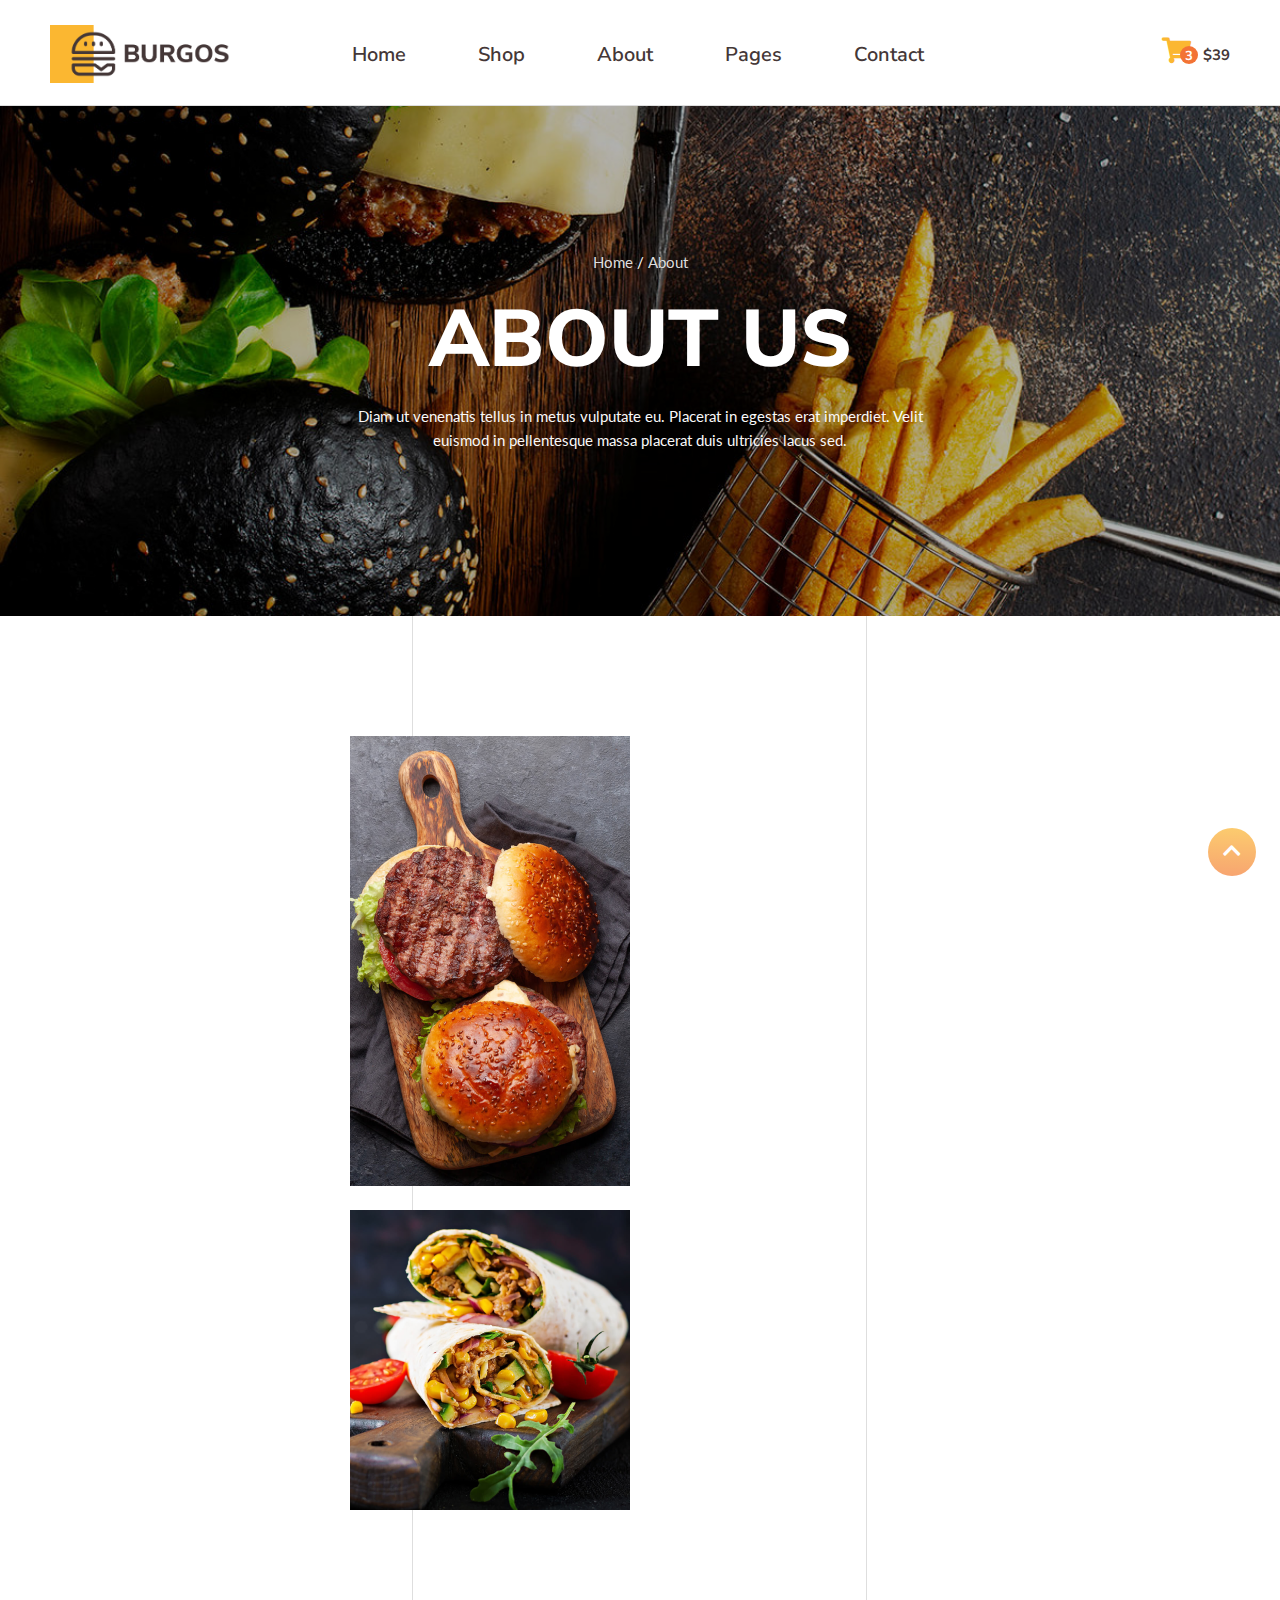
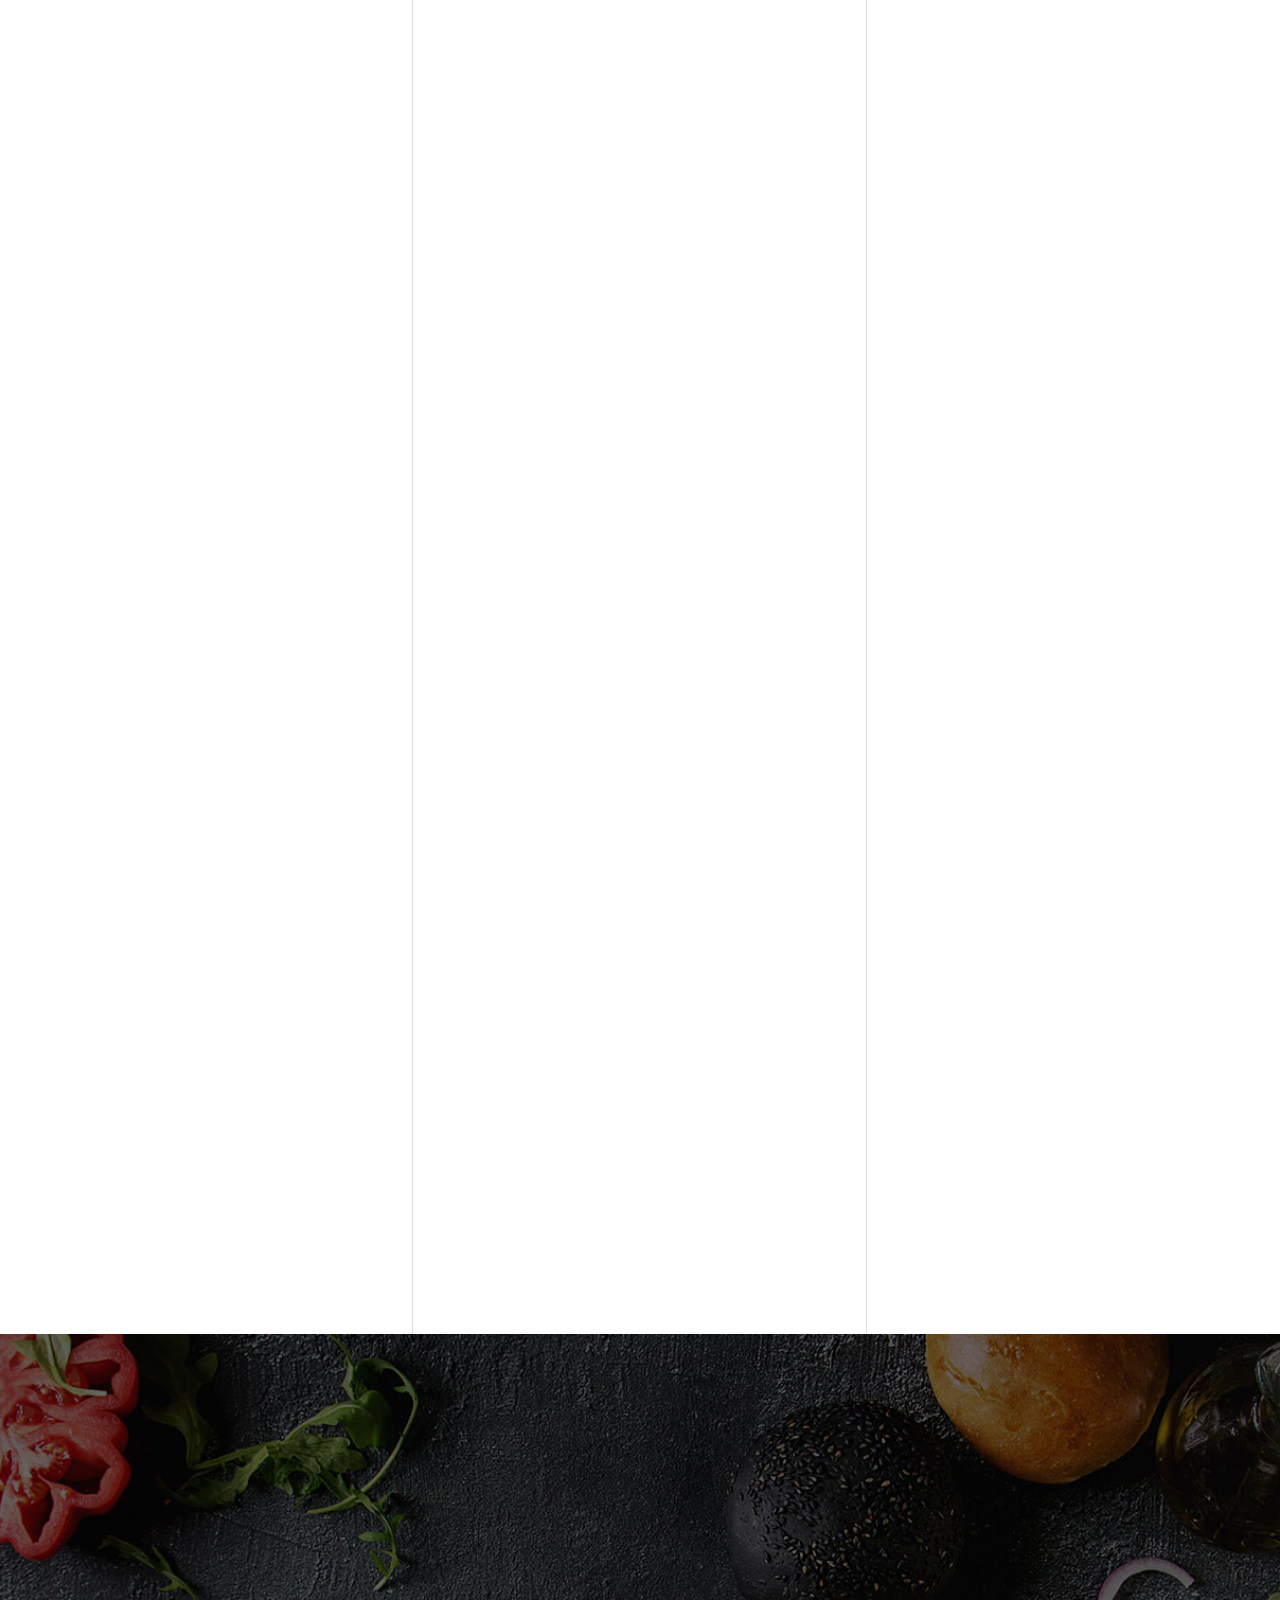
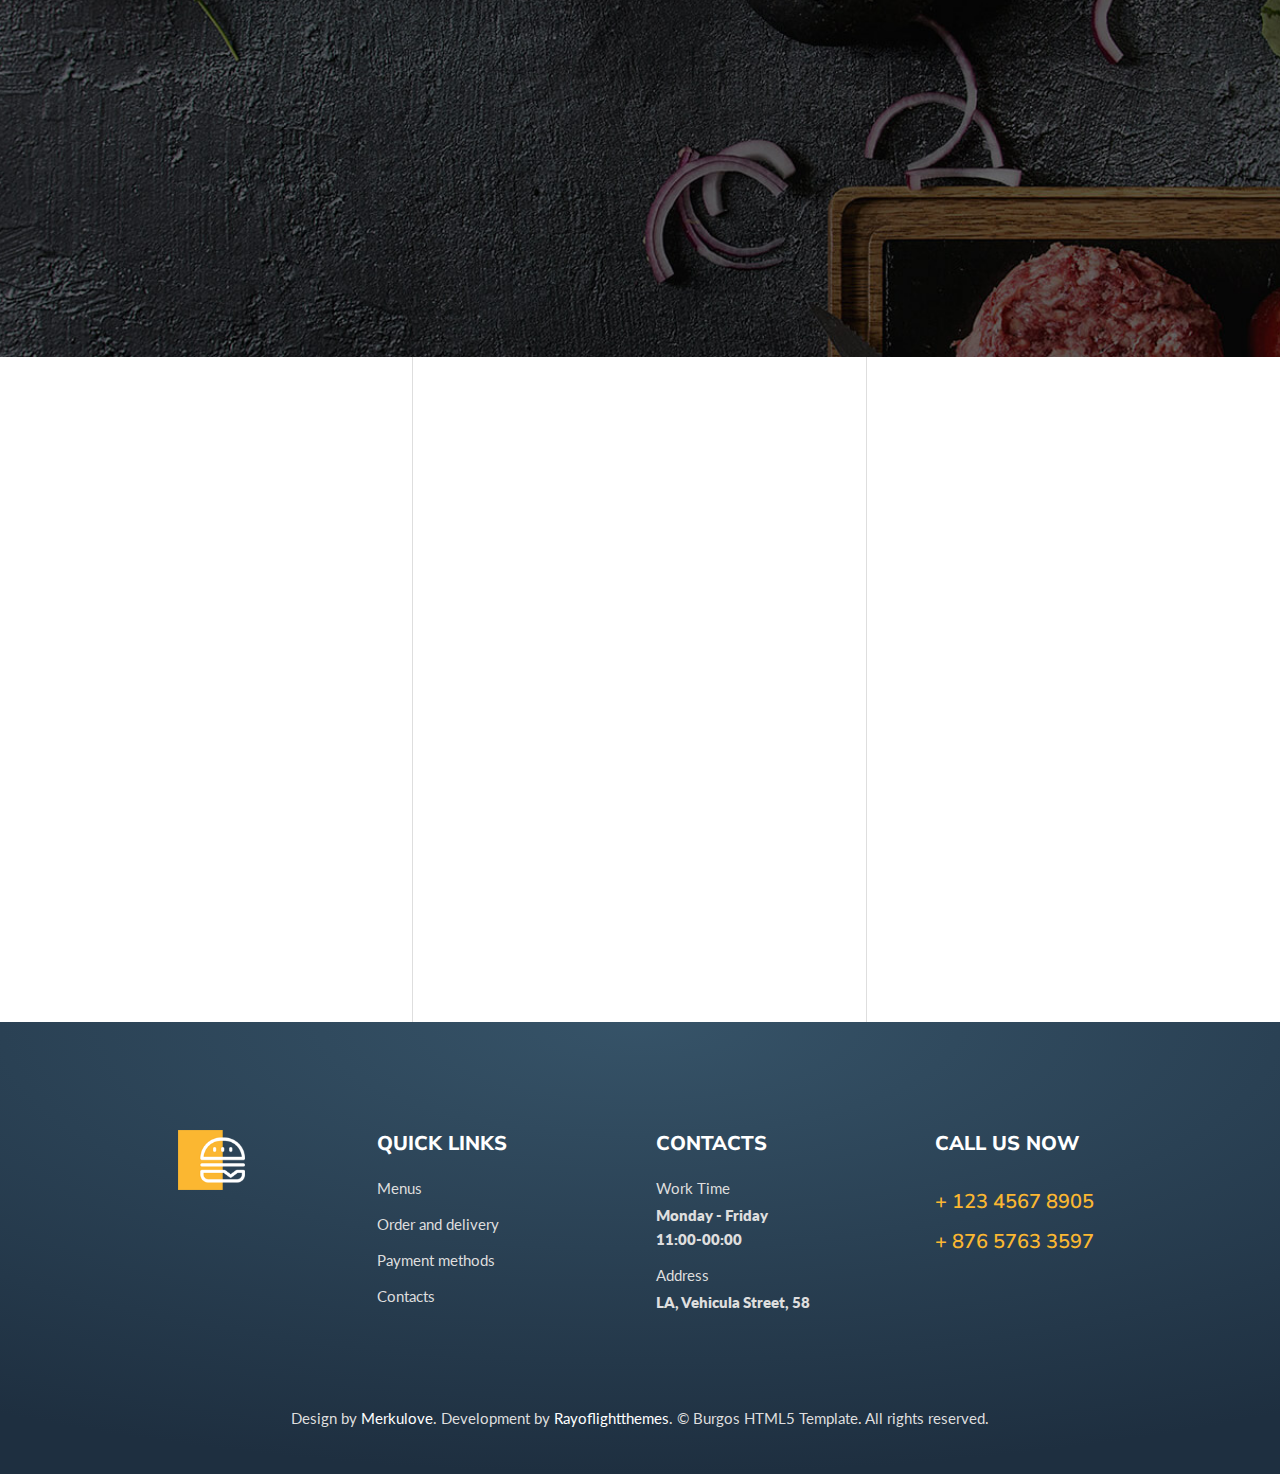
<file: about.html>
<!doctype html>
<html lang="zxx">
  
<!-- Mirrored from rayoflightthemes.com/htmltemplates/burgos_street_food_html5_template/burgos_html/about.html by HTTrack Website Copier/3.x [XR&CO'2014], Fri, 29 Mar 2024 14:31:35 GMT -->
<head>
    <title>Burgos – Street Food HTML5 Template</title>
    <meta charset="utf-8">
    <meta name="viewport" content="width=device-width, initial-scale=1, shrink-to-fit=no">
    <meta name="description" content="">
    <meta name="author" content="">
    <link rel="icon" href="images/favicon.ico">    
    <!-- Google fonts -->
    <link href="https://fonts.googleapis.com/css2?family=Lato&amp;display=swap" rel="stylesheet"> 
    <link href="https://fonts.googleapis.com/css2?family=Nunito+Sans:wght@400;600;700;800;900&amp;display=swap" rel="stylesheet">  
    <!-- Styles -->
    <link rel="stylesheet" href="css/bootstrap.css">
    <link rel="stylesheet" href="css/animate.css">     
    <link rel="stylesheet" href="css/owl.carousel.min.css">
    <link rel="stylesheet" href="css/owl.theme.default.min.css">
    <link rel="stylesheet" href="css/lightbox.css">      
    <link rel="stylesheet" href="css/fontawesome.css">     
    <!-- Custom styles -->
    <link href="style.css" type="text/css" rel="stylesheet">
  </head>
  <body class="lines">
  <div class="white-nav">  
    <div class="container pl-0 pr-0">
      <div class="row overflows smallscreen-wrapper">
        <div class="col-lg-2 col-12 text-center">
          <a class="navbar-brand" href="index.html"><img src="images/logo.png" alt="Burgos"></a>
        </div>   
        <div class="col-lg-10 col-12 navbar-wrapper">
          <nav class="navbar navbar-expand-lg">
            <button class="navbar-toggler first-button" type="button" data-toggle="collapse" data-target="#main_nav"
            aria-controls="main_nav" aria-expanded="false" aria-label="Toggle navigation">
            <span class="animated-icon1"><span></span><span></span><span></span></span>
            </button> 
            <div class="collapse navbar-collapse" id="main_nav">
              <ul class="navbar-nav">
	              <li class="nav-item dropdown">
		              <a class="nav-link" href="#" data-toggle="dropdown">Home <i class="dropdown-icon fa fa-chevron-down"></i></a>
	                <ul class="dropdown-menu fade-down">
		                <li><a class="dropdown-item" href="index.html"> Home style 1</a></li>
		                <li><a class="dropdown-item" href="home2.html"> Home style 2 </a></li>
                    <li><a class="dropdown-item" href="home3.html"> Home style 3 </a></li>
	                </ul>
	              </li>
                <li class="nav-item dropdown">
                	<a class="nav-link" href="#" data-toggle="dropdown">Shop <i class="dropdown-icon fa fa-chevron-down"></i></a>
	                <ul class="dropdown-menu fade-down">
		                <li><a class="dropdown-item" href="menus.html">Menus</a></li>
                    <li><a class="dropdown-item" href="product.html">Product</a></li>		                
                    <li><a class="dropdown-item" href="cart.html">Shopping Cart</a></li>
	                </ul>
                </li>
	              <li class="nav-item">
		              <a class="nav-link" href="about.html">About</a>
	              </li>
                <li class="nav-item dropdown">
		              <a class="nav-link" href="#" data-toggle="dropdown">Pages <i class="dropdown-icon fa fa-chevron-down"></i></a>
	                <ul class="dropdown-menu fade-down">
		                <li><a class="dropdown-item" href="blog.html">Blog</a></li>
		                <li><a class="dropdown-item" href="blog-single.html">Blog single</a></li>		                
                    <li><a class="dropdown-item" href="gallery.html">Gallery</a></li>
		                <li><a class="dropdown-item" href="error.html">404 error page</a></li>		              
                  </ul>
	              </li>
                <li class="nav-item">
		              <a class="nav-link" href="contact.html">Contact</a>
	              </li>
              </ul>
            </div>
          </nav>     
          <!-- Card and shop icon --> 
          <div class="smallscreen">
            <div class="shop-icon navbar">
              <div class="nav-item dropdown">
		            <a href="#" data-toggle="dropdown">
                  <i class="fas fa-shopping-cart"></i>
                  <span class="totalnumberitems">3</span>
                  <span class="shop-icon-total">$39</span>
                </a>               
                <div class="dropdown-menu fade-down dropdown-menu-right">
                  <div class="card">
                    <div class="card-body">
                      <div class="row justify-content-center pb-1">
                        <div class="col-4">
                          <img src="images/1.png" alt="...">
                        </div>
                        <div class="col-8">
                          <h4 class="mb-0">Chicken Burger</h4> 
                          <span>$12</span>
                        </div>
                      </div>
                      <div class="row justify-content-center pb-1">
                        <div class="col-4">
                          <img src="images/2.png" alt="...">
                        </div>
                        <div class="col-8">
                          <h4 class="mb-0">Beef Burger</h4>
                          <span>$15</span>                     
                        </div>
                      </div>
                      <div class="row justify-content-center pb-2">
                        <div class="col-4">
                          <img src="images/3.png" alt="...">
                        </div>
                        <div class="col-8">
                          <h4 class="mb-0">Classic Burger</h4>
                          <span>$12</span>                     
                          </div>
                      </div>
                      <div class="line"></div>
                      <div class="col-12 pb-1half pt-1">
                        <div class="row no-gutters">
                          <div class="col-6">
                          <h4>TOTAL</h4> 
                          </div>
                          <div class="col-6 text-right">
                            <h4><b>$39</b></h4> 
                          </div>
                        </div>  
                      </div>
                      <div class="line mb-1"></div>
                      <div class="col-12 text-center">
                        <a href="#" class="custom-button2">Checkout</a>
                      </div>
                    </div>
                  </div>
                </div>
              </div>
            </div>
          </div>
          </div> 
        </div> 
        <!-- row smallscreen wrapper --> 
      </div> 
    </div> 
  <header>
  <div class="pagetitle about-bg">
    <div class="pagetitle-inner">
      <div data-josh-anim-name="fadeInUp" class="josh-js container">
        <div class="row">
          <div class="col-lg-3">
          </div> 
          <div class="col-lg-6 col-12">
          <div class="bread-crumb">
            <a href="index.html">Home</a> /  
            <span>About</span>
          </div> 
          <h1>About us</h1>
          <p>Diam ut venenatis tellus in metus vulputate eu. Placerat in egestas erat imperdiet. Velit euismod in pellentesque massa placerat duis ultricies lacus sed. </p>
          </div>
          <div class="col-lg-3">
          </div> 
        </div>
      </div>    
    </div> 
   </div>   
 </header>
 <main>
 <div class="container">
   <!-- About -->
   <div class="row pt-5 pb-3 align-items-center custom-gutters1">
     <div  data-josh-anim-name="fadeInLeftBig" class="josh-js col-md-3 col-6 pb-2">
       <img src="images/7.png" alt="...">
     </div>  
     <div  data-josh-anim-name="fadeInLeft" class="josh-js col-md-3 col-6 pb-1">
       <img class="pb-1" src="images/8.png" alt="..."> 
       <img src="images/9.png" alt="...">
     </div>  
     <div  data-josh-anim-name="fadeInRight" class="josh-js col-md-6 pr-4 pl-4">
       <h2 class="maintitle mb-1">Something about Burgos</h2> 
       <p>Etiam blandit, orci id malesuada sollicitudin, felis ligula ornare enim, ac consectetur dui nunc ut eros. Quisque ut nunc ex. Mauris scelerisque lobortis urna, in tempus urna hendrerit non.</p>
       <p><b>Sed feugiat justo at laoreet convallis. Maecenas ac aliquam turpis. Ut aliquet leo ut gravida auctor.</b></p>          
       <div class="row pb-1 pt-1half">
         <div class="col-lg-6 mb-1">
           <div class="row align-items-center">
             <div class="col-auto pr-0">
               <img src="images/steak.png" alt="...">
             </div> 
             <div class="col">
                <h4><b>Always Fresh Products</b></h4>
             </div> 
           </div>
         </div> 
         <div class="col-lg-6">
           <div class="row align-items-center">
             <div class="col-auto pr-0">
               <img src="images/clock2.png" alt="...">
             </div> 
            <div class="col">
              <h4><b>Fast & Free Delivery</b></h4>
            </div> 
          </div>
        </div> 
      </div>  
      <a href="menus.html" class="custom-button1">Go to shop</a> 
    </div>  
  </div>  
  <!--Photo gallery-->     
  <div class="pb-2">
    <div data-josh-anim-name="fadeInUp" class="josh-js row custom-gutters2 text-center">
      <div class="col-12 pb-1">
        <h2 class="maintitle">Photo gallery</h2>
       </div>
    </div>   
    <div class="row pb-5 custom-gutters1">     
      <!--one image--> 
      <div data-josh-anim-name="fadeInLeft" class="josh-js col-lg-4 col-6">
        <figure class="view mb-1">
          <img src="images/gal1.jpg" alt="..."/>
          <figcaption class="mask">
            <a href="images/gal1b.jpg" data-lightbox="example-set" class="maskinner">
              <div class="maskinner2">
                <h3>Cutlet</h3>
              </div>  
            </a> 
          </figcaption> 
        </figure>
      </div>        
      <!--one image--> 
      <div data-josh-anim-name="fadeIn" class="josh-js col-lg-4 col-6">
        <figure class="view mb-1">
          <img src="images/gal2.jpg" alt="..."/>
          <figcaption class="mask">
            <a href="images/gal2b.jpg" data-lightbox="example-set" class="maskinner">
              <div class="maskinner2">
                <h3>Buritos</h3>
              </div>  
            </a> 
          </figcaption> 
        </figure>
      </div>        
      <!--one image--> 
      <div data-josh-anim-name="fadeInRight" class="josh-js col-lg-4 col-6">
        <figure class="view mb-1">
          <img src="images/gal3.jpg" alt="..."/>
          <figcaption class="mask">
            <a href="images/gal3b.jpg" data-lightbox="example-set" class="maskinner">
              <div class="maskinner2">
                <h3>Ingridients</h3>
              </div>  
            </a> 
          </figcaption> 
        </figure>
      </div>          
      <!--one image--> 
      <div data-josh-anim-name="fadeInLeft" class="josh-js col-lg-4 col-6">
        <figure class="view mb-1">
          <img src="images/gal4.jpg" alt="..."/>
          <figcaption class="mask">
            <a href="images/gal4b.jpg" data-lightbox="example-set" class="maskinner">
              <div class="maskinner2">
                <h3>Fast food</h3>
              </div>  
            </a> 
          </figcaption> 
        </figure>
      </div>          
      <!--one image--> 
      <div data-josh-anim-name="fadeIn" class="josh-js col-lg-4 col-6">
        <figure class="view mb-1">
          <img src="images/gal5.jpg" alt="..."/>
          <figcaption class="mask">
            <a href="images/gal5b.jpg" data-lightbox="example-set" class="maskinner">
              <div class="maskinner2">
                <h3>Fast food</h3>
              </div>  
            </a> 
          </figcaption> 
        </figure>
      </div>           
      <!--one image--> 
      <div data-josh-anim-name="fadeInRight" class="josh-js col-lg-4 col-6">
        <figure class="view mb-1">
          <img src="images/gal6.jpg" alt="..."/>
          <figcaption class="mask">
            <a href="images/gal6b.jpg" data-lightbox="example-set" class="maskinner">
              <div class="maskinner2">
                <h3>Gril</h3>
              </div>  
            </a> 
          </figcaption> 
        </figure>
      </div> 
      
    </div> 
  </div>  
 </div>  
 <!--/features-->     
 <section class="features mb-5">
   <div class="container">
     <div class="row align-items-center">
       <div data-josh-anim-name="fadeInLeft" class="josh-js col-lg-6">
         <div class="row">
           <div class="col-12 mb-2">
             <h2 class="maintitle maintitle800">OUR FEATURES</h2>
           </div>
         </div>  
         <div class="row">
           <div class="col-sm-6 mb-1 itemf pr-4">
             <h4>FRESH PRODUCTS</h4>
             <p>Nullam quis justo id justo dapibus varius non eget libero. Etiam eu sagittis justo</p>
           </div> 
           <div class="col-sm-6 mb-1 itemf pl-5">
             <h4>PROFESSIONAL SHEAFS</h4>
             <p>Nunc sit amet scelerisque turpis, at efficitur quam. Etiam dapibus</p>
           </div> 
           <div class="col-sm-6 mb-1 itemf pr-4">
             <h4>LOW PRICES</h4>
             <p>Vestibulum mattis rhoncus ligula, vitae molestie felis molestie sed Suspendis</p>
           </div> 
           <div class="col-sm-6 mb-1 itemf pl-5">
             <h4>ORGANIC MEAT</h4>
             <p>Cras vitae massa lorem. Nulla quis in justo tempor pretium sed sed</p>
           </div> 
         </div> 
        </div> 
        <div class="col-lg-1">    
        </div>        
        <div data-josh-anim-name="fadeInRight" class="josh-js col-lg-5 pr-2">
          <div class="features-colorbg-wrapper">
          <div class="features-colorbg">
            <div class="col-12 mb-2">
              <h4>Best menus</h4>
              <p>Duis euismod lacus sed sem tempus ultricies. In hac habitasse platea dictumst</p>
            </div> 
            <div class="col-12 mb-2">
              <h4>Free delivery</h4>
              <p>Duis euismod lacus sed sem tempus ultricies. In hac habitasse platea dictumst</p>
            </div> 
            <div class="col-12 mb-2">
              <h4>Everyday sales</h4>
              <p>Pellentesque sapien lorem, porta nec purus in, lacinia pulvinar ante</p>
            </div> 
          </div>
          </div>
        </div> 
      </div> 
    </div> 
  </section>  
  <section class="testimonials-wrapper"><!-- testimonials --> 
    <div class="row pt-4 pb-5">
      <div class="col-lg-6">
        <div data-josh-anim-name="fadeInLeft" class="josh-js row testimonials-title">
          <div class="col">
          </div>
          <div class="col-auto">
            <h2 class="maintitle maintitle800 pb-1half">Clients <br>about us</h2>
            <p class="pb-1">Praesent eleifend tellus consectetur erat maximus aliquet. Quisque felis felis, porttitor sits</p>           
            <a href="menus.html" class="custom-button1">go to shop</a>
          </div>
        </div>
      </div>
      <div data-josh-anim-name="fadeInRightBig" class="josh-js col-lg-6">     
        <div class="testimonials">
          <div class="owl-carousel owl-theme">
            <div class="item">
              <p>Etiam eu sagittis justo. Morbi tor turpis, ac varius nunc consequat a. Integer maximus libero ut rhoncus hendrerit. Etiam eget tincidunt nunc. In iaculis pretium tempor</p>
              <cite>Polina Podolski</cite>      
            </div>
            <div class="item">
              <p>Nam porta ac dui eget consequat. Integer sto. Nunc dictum orci arcu, sed elementum ante laoreet sed. Nunc in imperdiet tortor, et vulputate ligula. Nulla lorem eros</p>
              <cite>Saga Lindén</cite> 
            </div>
            <div class="item">
              <p>Curabitur et pretium diam. Integer es is nec, ultricies eget nunc. Phasellus magna enim, cursus tristique malesuada vitae, venenatis at nulla. Aliquam libero metus</p>
              <cite>Sara Scholz</cite> 
            </div>
            <div class="item">
              <p>Etiam eu sagittis justo. Morbi consequat tortor turpis, ac varius nunc consequat a. Integer maximus libero ut rhoncus hendrerit. Etiam eget tincidunt nunc. In iaculis pretium tempor</p>
              <cite>Polina Podolski</cite>      
            </div>
            <div class="item">
              <p>Nam porta ac dui eget consequat. Integer et diam justo. Nunc dictum orci arcu, sed elementum ante laoreet sed. Nunc in imperdiet tortor, et vulputate ligula. Nulla lorem eros</p>
              <cite>Saga Lindén</cite> 
            </div>
            <div class="item">
              <p>Curabitur et pretium diam. Integer felis velit, ultrices ac convallis nec, ultricies eget nunc. Phasellus magna enim, cursus tristique malesuada vitae, venenatis at nulla. Aliquam libero metus</p>
              <cite>Sara Scholz</cite> 
            </div>
           </div>
         </div>
      </div>  
    </div>
  </section>
  </main>
  <!-- Footer -->
  <footer class="footer">
		<div class="container footer-inner">
		  <div class="fade-in-up row pl-5 pr-3 no-gutters">
        <div class="col-lg-6 col-md-12">
          <div class="row no-gutters">
            <div class="col-lg-5 col-md-6 mb-1">
		          <a href="#"><img class="footer-logo" src="images/logo_footer.png" alt="Burgos"></a>
	          </div>
		        <div class="col-lg-7 col-md-6 mb-1">
		          <h3 class="footertitle">Quick links</h3>
              <ul class="footerul">
                <li><a href="#">Menus</a> </li>
				        <li><a href="#">Order and delivery</a> </li>
				        <li><a href="#">Payment methods</a> </li>
					      <li><a href="#">Contacts</a> </li>
              </ul>  
	          </div>
          </div>
        </div>
        <div class="col-lg-6 col-md-12">
          <div class="row no-gutters">
	          <div class="col-lg-7 col-md-6 mb-1">
	            <h3 class="footertitle">Contacts</h3>
              <ul class="footerul">
                <li class="footerul1">Work Time </li>
				        <li class="footerul2">Monday - Friday<br> 11:00-00:00</li>
				        <li class="footerul1">Address </li>
					      <li class="footerul2">LA, Vehicula Street, 58</li>
              </ul>  
		        </div>
            <div class="col-lg-5 col-md-6 mb1">
	            <h3 class="footertitle footertitle2">Call us now</h3>
              <h5 class="footercta">+ 123 4567 8905</h5>
		          <h5 class="footercta">+ 876 5763 3597</h5>
		        </div>
          </div>
        </div>
		  </div>
      <div class="col-12 text-center pt-2">
	      <p>Design by <a href="https://themeforest.net/user/merkulove/portfolio?irgwc=1&amp;clickid=WHBUxY0JUxyLRwlwUx0Mo3EFUkE0Gn3WeVfJxQ0&amp;iradid=275988&amp;irpid=1187830&amp;iradtype=ONLINE_TRACKING_LINK&amp;irmptype=mediapartner&amp;mp_value1=&amp;utm_campaign=af_impact_radius_1187830&amp;utm_medium=affiliate&amp;utm_source=impact_radius">Merkulove</a>. Development by <a href="https://themeforest.net/user/rayoflightt?ref=rayoflightt">Rayoflightthemes</a>. © Burgos HTML5 Template. All rights reserved.</p>
		  </div>
	  </div>
    <div id="toTopBtn" class="fa fa-chevron-up button-top"></div>  
  </footer>
  <script src="js/jquery.js"></script>
  <script src="js/waypoints.js"></script>
  <script src="js/bootstrap.js"></script>
  <script src="js/owl.carousel.min.js"></script>
  <script src="js/isotope.js"></script> 
  <script src="js/imagesloaded.js"></script> 
  <script src="js/lightbox.js"></script> 
  <script src="js/simple-load-more.js"></script>
  <script src="js/josh.min.js"></script>
  <script src="js/flexslider.js"></script> 
  <script src="js/script.js"></script>
  </body>

<!-- Mirrored from rayoflightthemes.com/htmltemplates/burgos_street_food_html5_template/burgos_html/about.html by HTTrack Website Copier/3.x [XR&CO'2014], Fri, 29 Mar 2024 14:31:50 GMT -->
</html>
</file>
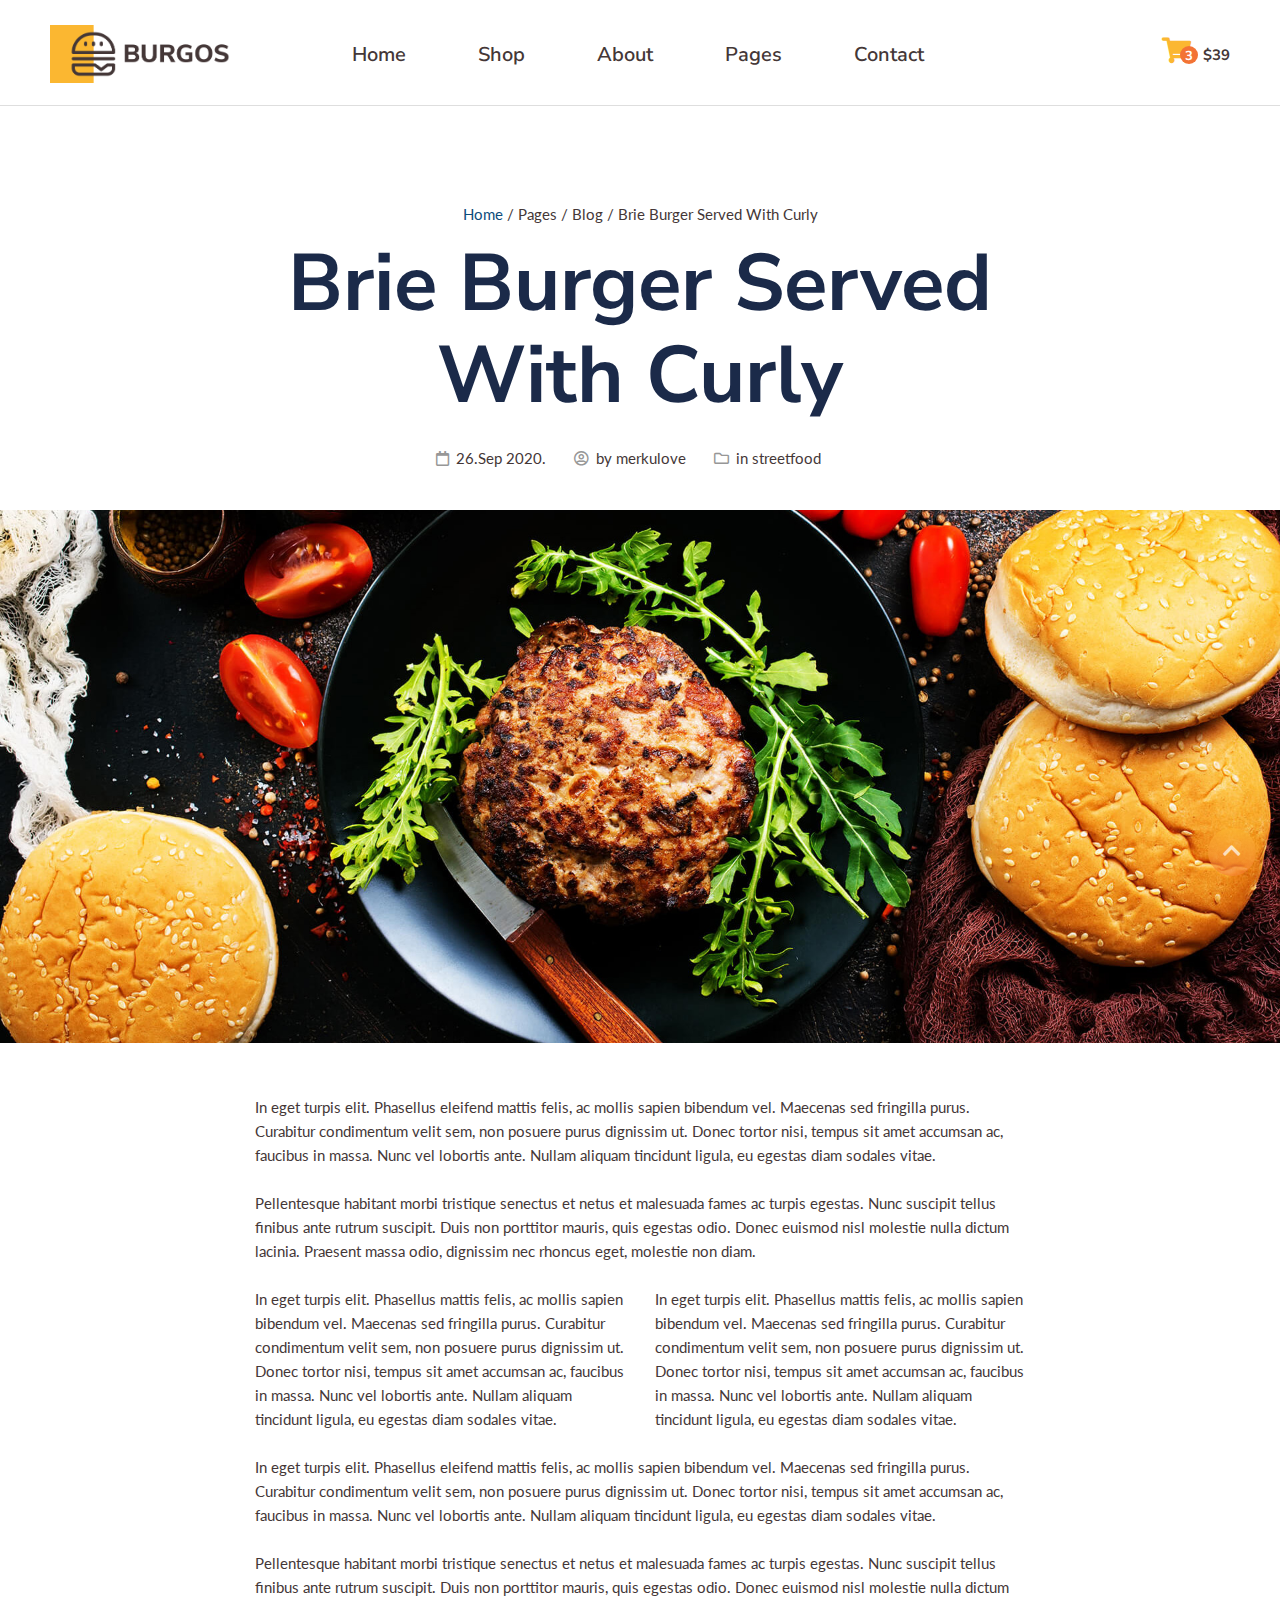
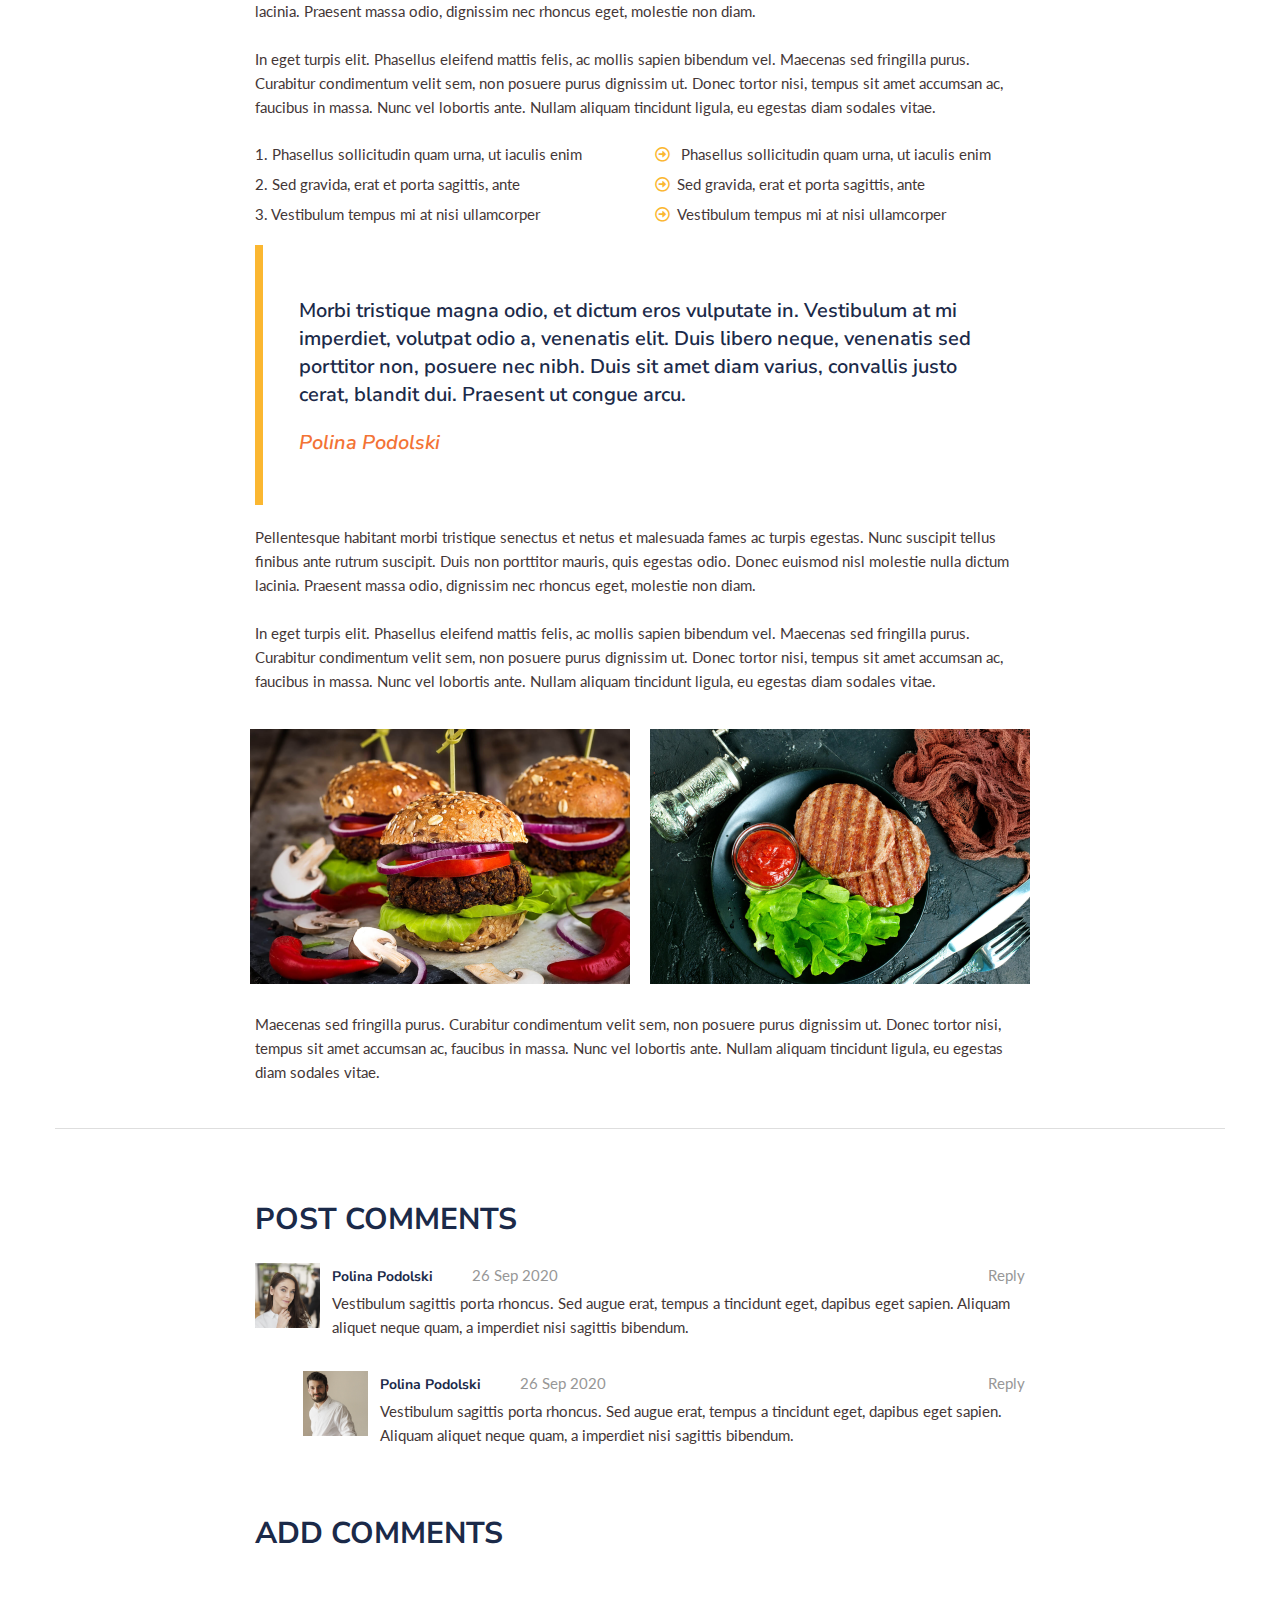
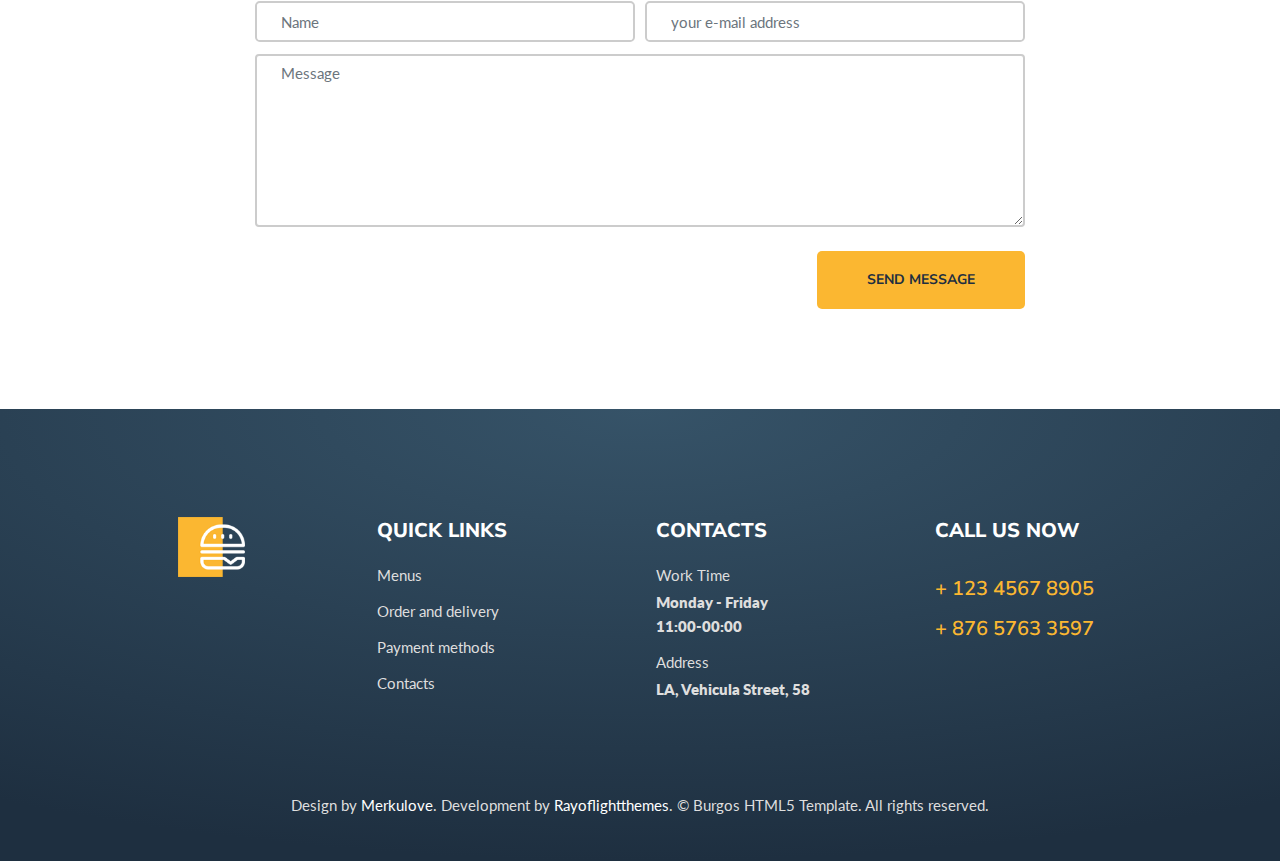
<file: blog-single.html>
<!doctype html>
<html lang="zxx">
  
<!-- Mirrored from rayoflightthemes.com/htmltemplates/burgos_street_food_html5_template/burgos_html/blog-single.html by HTTrack Website Copier/3.x [XR&CO'2014], Fri, 29 Mar 2024 14:31:59 GMT -->
<head>
    <title>Burgos – Street Food HTML5 Template</title>
    <meta charset="utf-8">
    <meta name="viewport" content="width=device-width, initial-scale=1, shrink-to-fit=no">
    <meta name="description" content="">
    <meta name="author" content="">
    <link rel="icon" href="images/favicon.ico">    
    <!-- Google fonts -->
    <link href="https://fonts.googleapis.com/css2?family=Lato&amp;display=swap" rel="stylesheet"> 
    <link href="https://fonts.googleapis.com/css2?family=Nunito+Sans:wght@400;600;700;800;900&amp;display=swap" rel="stylesheet">  
    <!-- Styles -->
    <link rel="stylesheet" href="css/bootstrap.css">
    <link rel="stylesheet" href="css/animate.css">     
    <link rel="stylesheet" href="css/owl.carousel.min.css">
    <link rel="stylesheet" href="css/owl.theme.default.min.css">
    <link rel="stylesheet" href="css/lightbox.css">      
    <link rel="stylesheet" href="css/fontawesome.css">     
    <!-- Custom styles -->
    <link href="style.css" type="text/css" rel="stylesheet">
  </head>
  <body>
  <div class="josh-js white-nav">  
    <div class="container pl-0 pr-0">
      <div class="row overflows smallscreen-wrapper">
        <div class="col-lg-2 col-12 text-center">
          <a class="navbar-brand" href="index.html"><img src="images/logo.png" alt="Burgos"></a>
        </div>   
        <div class="col-lg-10 col-12 navbar-wrapper">
          <nav class="navbar navbar-expand-lg">
            <button class="navbar-toggler first-button" type="button" data-toggle="collapse" data-target="#main_nav"
            aria-controls="main_nav" aria-expanded="false" aria-label="Toggle navigation">
            <span class="animated-icon1"><span></span><span></span><span></span></span>
            </button> 
            <div class="collapse navbar-collapse" id="main_nav">
              <ul class="navbar-nav">
	              <li class="nav-item dropdown">
		              <a class="nav-link" href="#" data-toggle="dropdown"> Home <i class="dropdown-icon fa fa-chevron-down"></i></a>
	                <ul class="dropdown-menu fade-down">
		                <li><a class="dropdown-item" href="index.html"> Home style 1</a></li>
		                <li><a class="dropdown-item" href="home2.html"> Home style 2 </a></li>
                    <li><a class="dropdown-item" href="home3.html"> Home style 3 </a></li>
	                </ul>
	              </li>
                <li class="nav-item dropdown">
                	<a class="nav-link" href="#" data-toggle="dropdown">Shop <i class="dropdown-icon fa fa-chevron-down"></i></a>
	                <ul class="dropdown-menu fade-down">
		                <li><a class="dropdown-item" href="menus.html">Menus</a></li>
                    <li><a class="dropdown-item" href="product.html">Product</a></li>		                
                    <li><a class="dropdown-item" href="cart.html">Shopping Cart</a></li>
	                </ul>
                </li>
	              <li class="nav-item">
		              <a class="nav-link" href="about.html">About</a>
	              </li>
                <li class="nav-item dropdown">
		              <a class="nav-link" href="#" data-toggle="dropdown">Pages <i class="dropdown-icon fa fa-chevron-down"></i></a>
	                <ul class="dropdown-menu fade-down">
		                <li><a class="dropdown-item" href="blog.html">Blog</a></li>
		                <li><a class="dropdown-item" href="blog-single.html">Blog single</a></li>		                
                    <li><a class="dropdown-item" href="gallery.html">Gallery</a></li>
		                <li><a class="dropdown-item" href="error.html">404 error page</a></li>		              
                  </ul>
	              </li>
                <li class="nav-item">
		              <a class="nav-link" href="contact.html">Contact</a>
	              </li>
              </ul>
            </div>
          </nav>      
          <!-- Card and shop icon --> 
          <div class="smallscreen">
            <div class="shop-icon navbar">
              <div class="nav-item dropdown">
		            <a href="#" data-toggle="dropdown">
                  <i class="fas fa-shopping-cart"></i>
                  <span class="totalnumberitems">3</span>
                  <span class="shop-icon-total">$39</span>
                </a>               
                <div class="dropdown-menu fade-down dropdown-menu-right">
                  <div class="card">
                    <div class="card-body">
                      <div class="row justify-content-center pb-1">
                        <div class="col-4">
                          <img src="images/1.png" alt="...">
                        </div>
                        <div class="col-8">
                          <h4 class="mb-0">Chicken Burger</h4> 
                          <span>$12</span>
                        </div>
                      </div>
                      <div class="row justify-content-center pb-1">
                        <div class="col-4">
                          <img src="images/2.png" alt="...">
                        </div>
                        <div class="col-8">
                          <h4 class="mb-0">Beef Burger</h4>
                          <span>$15</span>                     
                        </div>
                      </div>
                      <div class="row justify-content-center pb-2">
                        <div class="col-4">
                          <img src="images/3.png" alt="...">
                        </div>
                        <div class="col-8">
                          <h4 class="mb-0">Classic Burger</h4>
                          <span>$12</span>                     
                        </div>
                      </div>
                      <div class="line"></div>
                      <div class="col-12 pb-1half pt-1">
                        <div class="row no-gutters">
                          <div class="col-6">
                          <h4>TOTAL</h4> 
                          </div>
                          <div class="col-6 text-right">
                            <h4><b>$39</b></h4> 
                          </div>
                        </div>  
                      </div>
                      <div class="line mb-1"></div>
                      <div class="col-12 text-center">
                        <a href="#" class="custom-button2">Checkout</a>
                      </div>
                    </div>
                  </div>
                </div>
              </div>
            </div>
          </div>
          </div> 
        </div> 
        <!-- row smallscreen wrapper --> 
      </div> 
    </div> 
    <header>
      <div class="container single-title mt-4">
        <div class="row text-center">
          <div class="col-2">
          </div> 
          <div class="col-sm-8">
          <div class="bread-crumb mb-1half">
            <a href="index.html">Home</a> / 
            <span>Pages</span> / 
            <span>Blog</span> /             
            <span>Brie Burger Served With Curly</span>
          </div> 
          <h1>Brie Burger Served With Curly</h1>
          </div>
          <div class="col-2">
          </div> 
          <ul class="meta-list col-12">
            <li><i class="far fa-calendar"></i> 26.Sep 2020.</li>
            <li><i class="far fa-user-circle"></i> by <a href="#">merkulove</a></li>
            <li><i class="far fa-folder"></i> in <a href="#">streetfood</a></li>
          </ul>
        </div>
      </div>    
    </header>
    <main>
    <div class="col text-center p-0">
      <div class="blog-grid mb-2">
        <img src="images/blog-single.jpg" alt="..."> 
      </div>        
    </div> 
    <div class="container">
      <div class="row">
        <div class="col-sm-2 col-12">      
        </div> 
        <div class="col-sm-8 col-12"> 
          <p>In eget turpis elit. Phasellus eleifend mattis felis, ac mollis sapien bibendum vel. Maecenas sed fringilla purus. Curabitur condimentum velit sem, non posuere purus dignissim ut. Donec tortor nisi, tempus sit amet accumsan ac, faucibus in massa. Nunc vel lobortis ante. Nullam aliquam tincidunt ligula, eu egestas diam sodales vitae.</p>
          <p>Pellentesque habitant morbi tristique senectus et netus et malesuada fames ac turpis egestas. Nunc suscipit tellus finibus ante rutrum suscipit. Duis non porttitor mauris, quis egestas odio. Donec euismod nisl molestie nulla dictum lacinia. Praesent massa odio, dignissim nec rhoncus eget, molestie non diam.</p>
          <div class="row">
            <div class="col-sm-6">
              <p>In eget turpis elit. Phasellus mattis felis, ac mollis sapien bibendum vel. Maecenas sed fringilla purus. Curabitur condimentum velit sem, non posuere purus dignissim ut. Donec tortor nisi, tempus sit amet accumsan ac, faucibus in massa. Nunc vel lobortis ante. Nullam aliquam tincidunt ligula, eu egestas diam sodales vitae.</p>
            </div>  
            <div class="col-sm-6">
              <p>In eget turpis elit. Phasellus mattis felis, ac mollis sapien bibendum vel. Maecenas sed fringilla purus. Curabitur condimentum velit sem, non posuere purus dignissim ut. Donec tortor nisi, tempus sit amet accumsan ac, faucibus in massa. Nunc vel lobortis ante. Nullam aliquam tincidunt ligula, eu egestas diam sodales vitae.</p>        
            </div> 
          </div> 
          <p>In eget turpis elit. Phasellus eleifend mattis felis, ac mollis sapien bibendum vel. Maecenas sed fringilla purus. Curabitur condimentum velit sem, non posuere purus dignissim ut. Donec tortor nisi, tempus sit amet accumsan ac, faucibus in massa. Nunc vel lobortis ante. Nullam aliquam tincidunt ligula, eu egestas diam sodales vitae.</p>
          <p>Pellentesque habitant morbi tristique senectus et netus et malesuada fames ac turpis egestas. Nunc suscipit tellus finibus ante rutrum suscipit. Duis non porttitor mauris, quis egestas odio. Donec euismod nisl molestie nulla dictum lacinia. Praesent massa odio, dignissim nec rhoncus eget, molestie non diam.</p>
          <p>In eget turpis elit. Phasellus eleifend mattis felis, ac mollis sapien bibendum vel. Maecenas sed fringilla purus. Curabitur condimentum velit sem, non posuere purus dignissim ut. Donec tortor nisi, tempus sit amet accumsan ac, faucibus in massa. Nunc vel lobortis ante. Nullam aliquam tincidunt ligula, eu egestas diam sodales vitae. </p>
          <div class="row">
            <div class="col-sm-6">
              <ul class="p-0">
                <li>1. Phasellus sollicitudin quam urna, ut iaculis enim</li> 
                <li>2. Sed gravida, erat et porta sagittis, ante</li>
                <li>3. Vestibulum tempus mi at nisi ullamcorper</li>
              </ul>  
            </div>  
            <div class="col-sm-6">
              <ul class="special-list p-0">
                <li><i class="far fa-arrow-alt-circle-right"></i> Phasellus sollicitudin quam urna, ut iaculis enim</li> 
                <li><i class="far fa-arrow-alt-circle-right"></i>Sed gravida, erat et porta sagittis, ante</li>
                <li><i class="far fa-arrow-alt-circle-right"></i>Vestibulum tempus mi at nisi ullamcorper</li>
              </ul>  
            </div>  
          </div> 
          <blockquote class="blockquote">
            <p>Morbi tristique magna odio, et dictum eros vulputate in. Vestibulum at mi imperdiet, volutpat odio a, venenatis elit. Duis libero neque, venenatis sed porttitor non, posuere nec nibh. Duis sit amet diam varius, convallis justo cerat, blandit dui. Praesent ut congue arcu.</p>
            <cite>Polina Podolski</cite>
          </blockquote>
          <p>Pellentesque habitant morbi tristique senectus et netus et malesuada fames ac turpis egestas. Nunc suscipit tellus finibus ante rutrum suscipit. Duis non porttitor mauris, quis egestas odio. Donec euismod nisl molestie nulla dictum lacinia. Praesent massa odio, dignissim nec rhoncus eget, molestie non diam.</p>
          <p>In eget turpis elit. Phasellus eleifend mattis felis, ac mollis sapien bibendum vel. Maecenas sed fringilla purus. Curabitur condimentum velit sem, non posuere purus dignissim ut. Donec tortor nisi, tempus sit amet accumsan ac, faucibus in massa. Nunc vel lobortis ante. Nullam aliquam tincidunt ligula, eu egestas diam sodales vitae. </p>
          <div class="row custom-gutters1 mt-1 mb-1">
            <div class="col-sm-6 pt-1half">
              <img src="images/b1.png" alt=".">
            </div>  
            <div class="col-sm-6 pt-1half">
              <img src="images/b2.png" alt=".">
            </div>  
          </div> 
          <p>Maecenas sed fringilla purus. Curabitur condimentum velit sem, non posuere purus dignissim ut. Donec tortor nisi, tempus sit amet accumsan ac, faucibus in massa. Nunc vel lobortis ante. Nullam aliquam tincidunt ligula, eu egestas diam sodales vitae.</p>
        </div> 
        <div class="col-sm-2 col-12">      
        </div> 
      </div> 
    </div> 
    <div class="container">
      <div class="line mt-1 mb-3"></div>
      <div class="row">
        <div class="col-sm-2 col-12"> 
        </div> 
        <div class="col-sm-8 col-12 comments"> 
          <h3 class="mb-1">POST COMMENTS</h3>
          <div class="row mb-1half no-gutters comment"> 
            <div class="col-auto pr-2"> 
              <img src="images/thumbnail1.png" alt="."> 
            </div>
            <div class="col"> 
              <span class="name">Polina Podolski</span>
              <span class="date">26 Sep 2020</span>
              <span class="reply"><a href="#">Reply</a></span>
              <p>Vestibulum sagittis porta rhoncus. Sed augue erat, tempus a tincidunt eget, dapibus eget sapien. Aliquam aliquet neque quam, a imperdiet nisi sagittis bibendum.</p>
            </div>
          </div> 
          <div class="row pl-5 no-gutters comment"> 
            <div class="col-auto pr-2"> 
              <img src="images/thumbnail2.png" alt="."> 
            </div>
            <div class="col"> 
              <span class="name">Polina Podolski</span>
              <span class="date">26 Sep 2020</span>
              <span class="reply"><a href="#">Reply</a></span>
              <p>Vestibulum sagittis porta rhoncus. Sed augue erat, tempus a tincidunt eget, dapibus eget sapien. Aliquam aliquet neque quam, a imperdiet nisi sagittis bibendum.</p>
            </div>
          </div>
          <div class="row">
            <div class="col-12 mt-2 mb-1">
              <h3>ADD COMMENTS</h3>
            </div>     
            <!-- comment-form -->
              <div class="col-12 mt-1half mb-3">          
                <form id="contact-form" method="post" action="https://rayoflightthemes.com/htmltemplates/burgos_street_food_html5_template/burgos_html/sendEmail.php">
                  <div id="main" class="form-row mb-1half">
                    <div class="col-md-6 mb-1half">
                      <input id="name" name="name" type="text" class="form-control form-control-lg" placeholder="Name"/>
						        </div>
                    <div class="col-md-6 mb-1half">
                      <input type="text"  class="form-control form-control-lg" placeholder="your e-mail address" name="email" id="email" />				
						        </div>  
                    <div class="col-12">
                      <textarea id="comments" name="comments" class="form-control" placeholder="Message" rows="7"></textarea>
						        </div> 
                    <div class="col-12 mt-1 text-right">               
                      <input  type="submit"  name="submit" id="submit" class="custom-button1" value="send"/>            
                    </div>
                    <ul class="col-sm-12" id="response"></ul> 
                  </div>
                </form>                
            </div>   
          </div>
        </div> 
      </div> 
      <div class="col-sm-2 col-12"> 
      </div>  
    </div> 
  </main>
  <!-- Footer -->
  <footer class="footer">
		<div class="container footer-inner">
		  <div class="row pl-5 pr-3 no-gutters">
        <div class="col-lg-6 col-md-12">
          <div class="row no-gutters">
            <div class="col-lg-5 col-md-6 mb-1">
		          <a href="#"><img class="footer-logo" src="images/logo_footer.png" alt="Burgos"></a>
	          </div>
		        <div class="col-lg-7 col-md-6 mb-1">
		          <h3 class="footertitle">Quick links</h3>
              <ul class="footerul">
                <li><a href="#">Menus</a> </li>
				        <li><a href="#">Order and delivery</a> </li>
				        <li><a href="#">Payment methods</a> </li>
					      <li><a href="#">Contacts</a> </li>
              </ul>  
	          </div>
          </div>
        </div>
        <div class="col-lg-6 col-md-12">
          <div class="row no-gutters">
	          <div class="col-lg-7 col-md-6 mb-1">
	            <h3 class="footertitle">Contacts</h3>
              <ul class="footerul">
                <li class="footerul1">Work Time </li>
				        <li class="footerul2">Monday - Friday<br> 11:00-00:00</li>
				        <li class="footerul1">Address </li>
					      <li class="footerul2">LA, Vehicula Street, 58</li>
              </ul>  
		        </div>
            <div class="col-lg-5 col-md-6 mb1">
	            <h3 class="footertitle footertitle2">Call us now</h3>
              <h5 class="footercta">+ 123 4567 8905</h5>
		          <h5 class="footercta">+ 876 5763 3597</h5>
		        </div>
          </div>
        </div>
		  </div>
      <div class="col-12 text-center pt-2">
	      <p>Design by <a href="https://themeforest.net/user/merkulove/portfolio?irgwc=1&amp;clickid=WHBUxY0JUxyLRwlwUx0Mo3EFUkE0Gn3WeVfJxQ0&amp;iradid=275988&amp;irpid=1187830&amp;iradtype=ONLINE_TRACKING_LINK&amp;irmptype=mediapartner&amp;mp_value1=&amp;utm_campaign=af_impact_radius_1187830&amp;utm_medium=affiliate&amp;utm_source=impact_radius">Merkulove</a>. Development by <a href="https://themeforest.net/user/rayoflightt?ref=rayoflightt">Rayoflightthemes</a>. © Burgos HTML5 Template. All rights reserved.</p>
		  </div>
	  </div>
    <div id="toTopBtn" class="fa fa-chevron-up button-top"></div>  
  </footer>
  <script src="js/jquery.js"></script>
  <script src="js/waypoints.js"></script>
  <script src="js/bootstrap.js"></script>
  <script src="js/owl.carousel.min.js"></script>
  <script src="js/isotope.js"></script> 
  <script src="js/imagesloaded.js"></script> 
  <script src="js/scriptcontact.js"></script>   
  <script src="js/lightbox.js"></script> 
  <script src="js/simple-load-more.js"></script>
  <script src="js/josh.min.js"></script>
  <script src="js/flexslider.js"></script> 
  <script src="js/script.js"></script>
  </body>

<!-- Mirrored from rayoflightthemes.com/htmltemplates/burgos_street_food_html5_template/burgos_html/blog-single.html by HTTrack Website Copier/3.x [XR&CO'2014], Fri, 29 Mar 2024 14:32:02 GMT -->
</html>
</file>
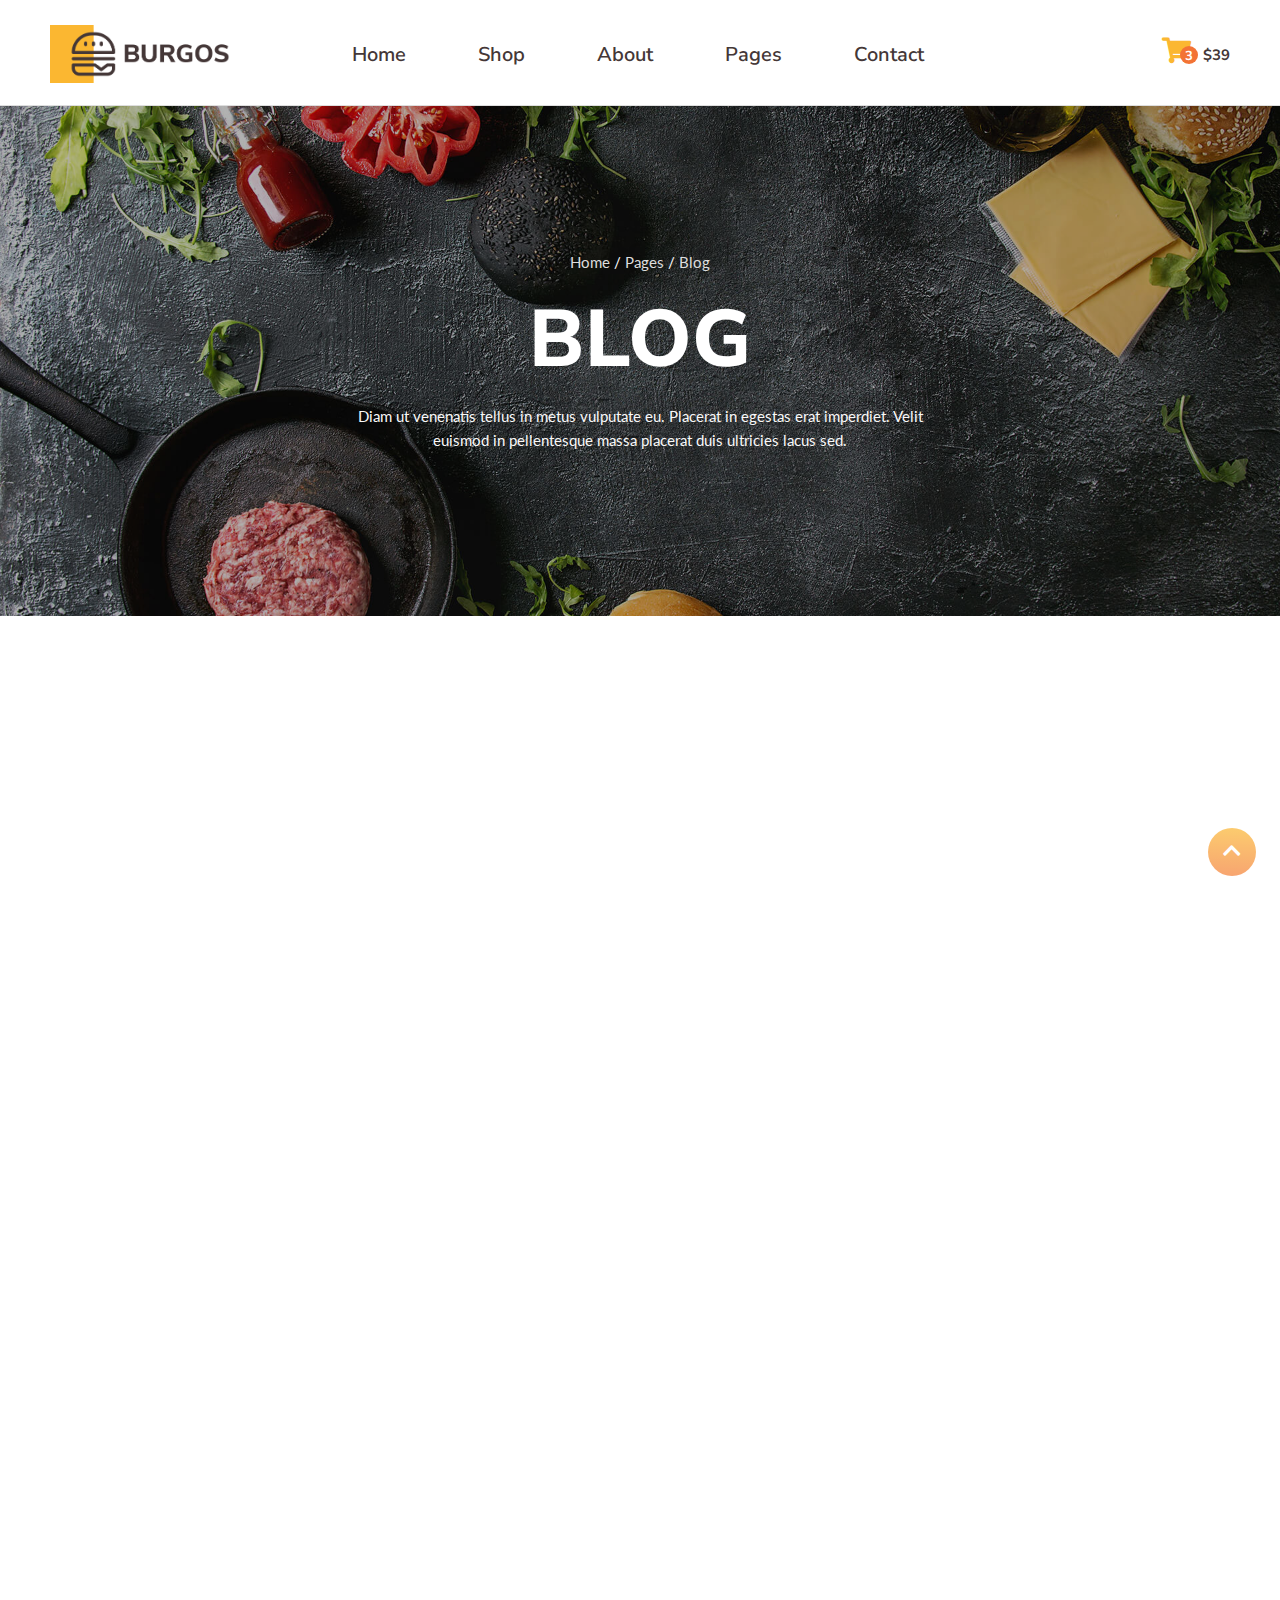
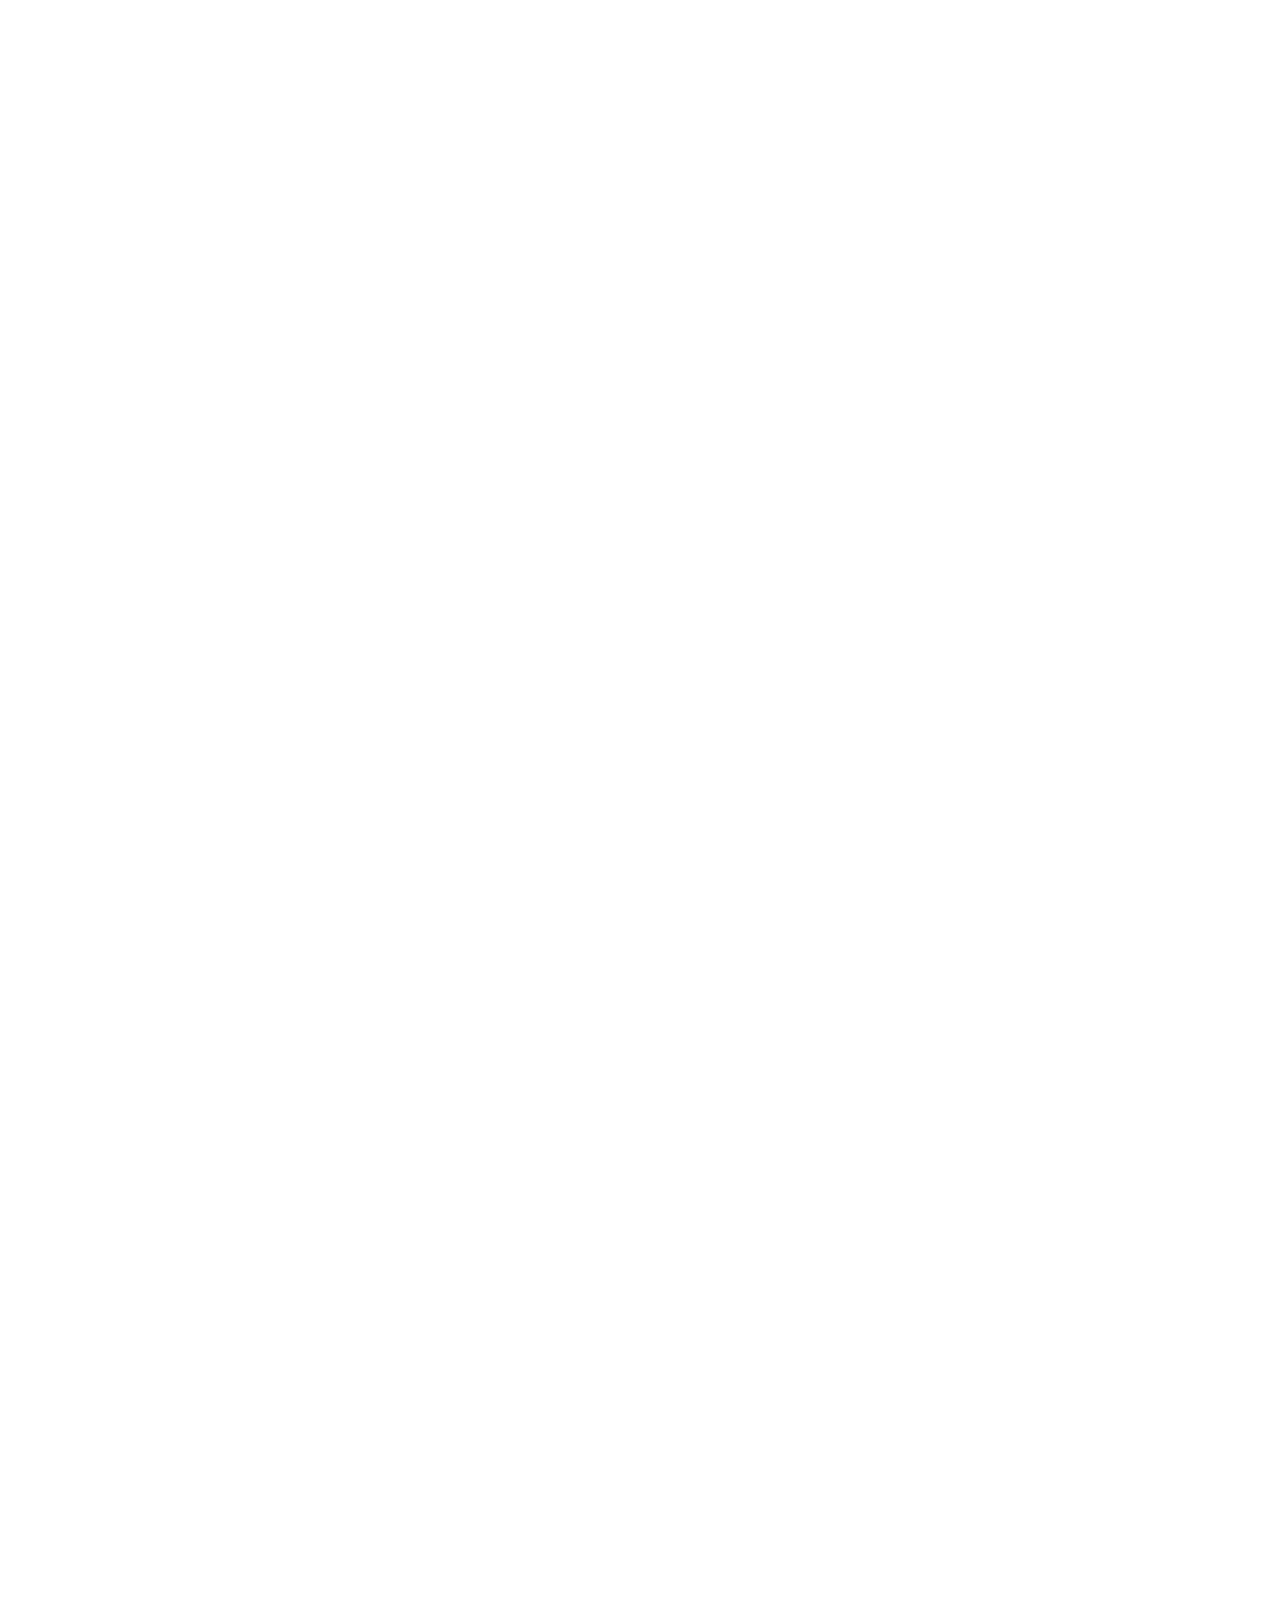
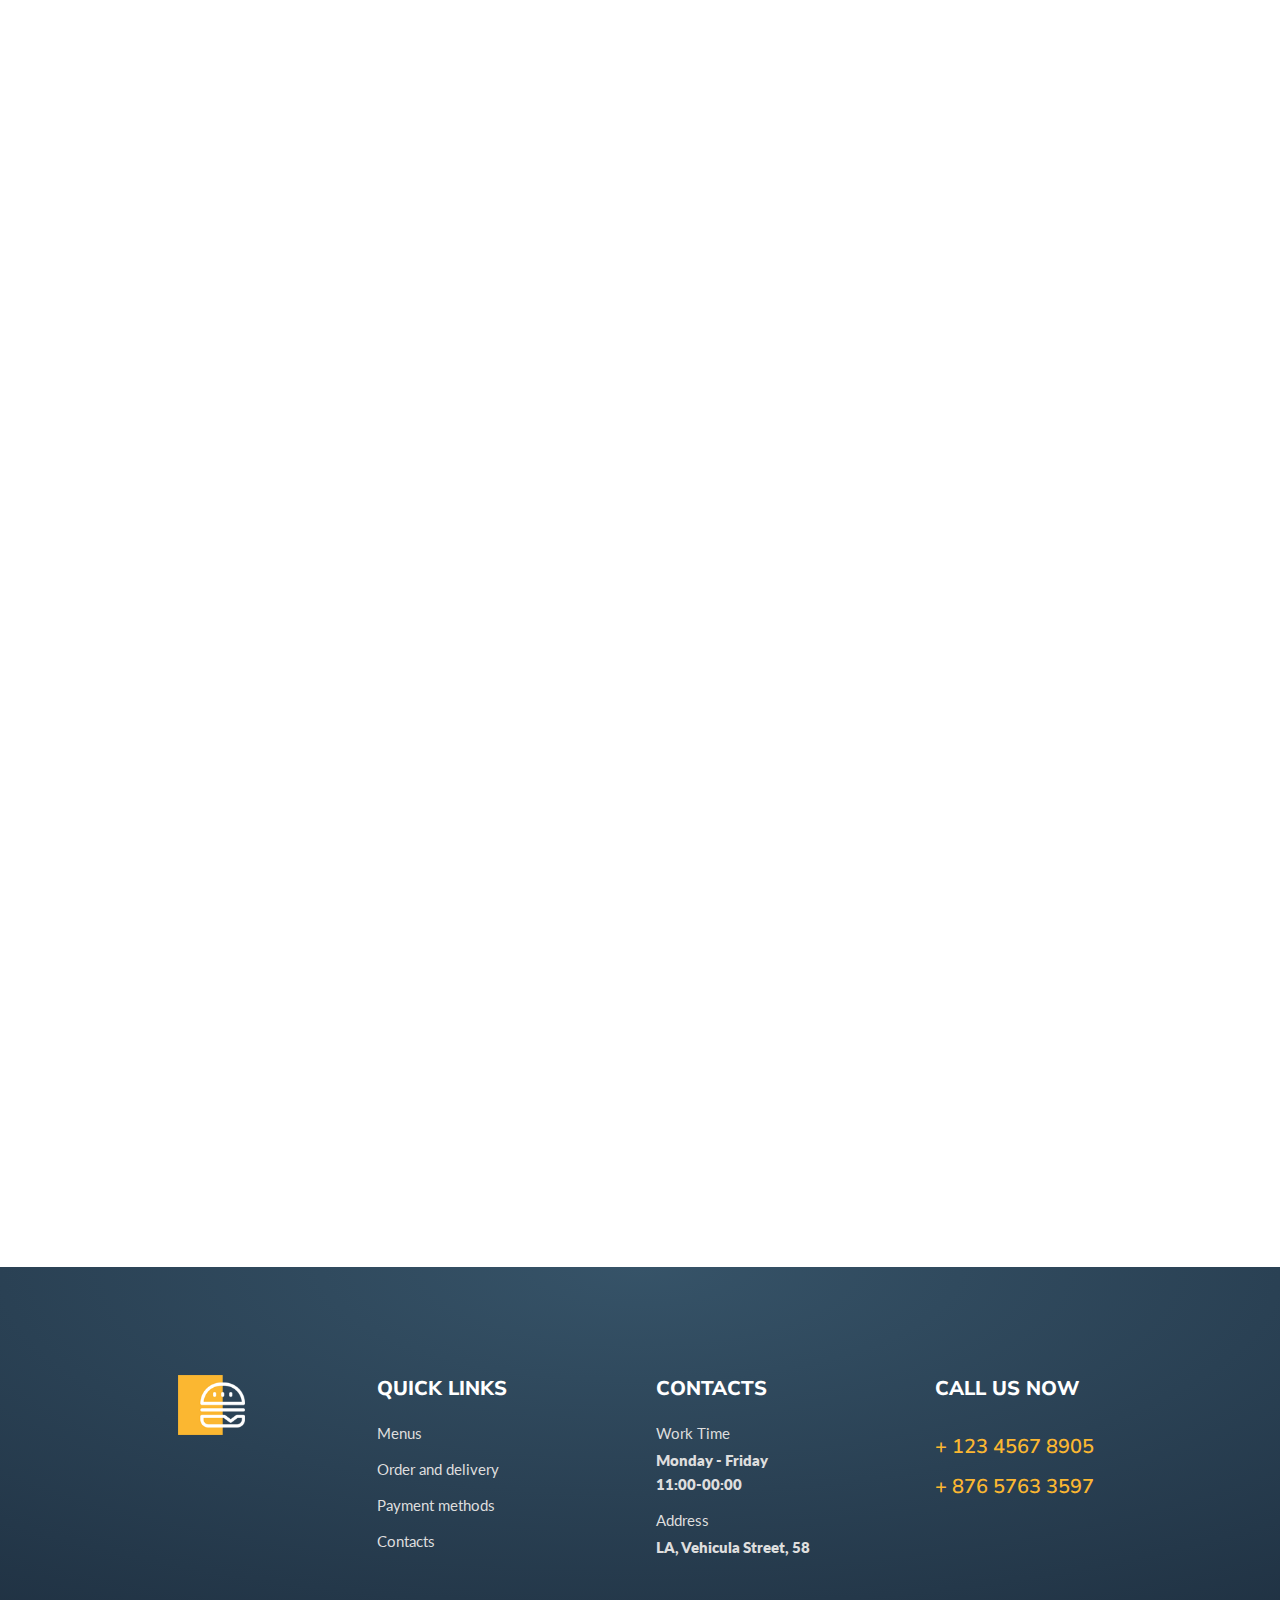
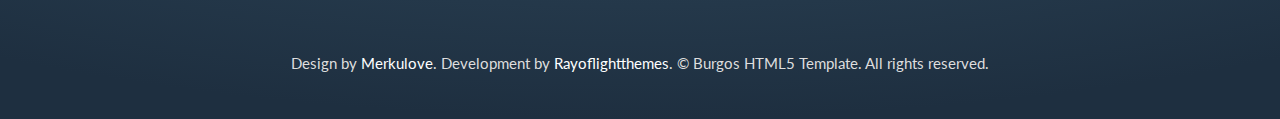
<file: blog.html>
<!doctype html>
<html lang="zxx">
  
<!-- Mirrored from rayoflightthemes.com/htmltemplates/burgos_street_food_html5_template/burgos_html/blog.html by HTTrack Website Copier/3.x [XR&CO'2014], Fri, 29 Mar 2024 14:31:50 GMT -->
<head>
    <title>Burgos – Street Food HTML5 Template</title>
    <meta charset="utf-8">
    <meta name="viewport" content="width=device-width, initial-scale=1, shrink-to-fit=no">
    <meta name="description" content="">
    <meta name="author" content="">
    <link rel="icon" href="images/favicon.ico">    
    <!-- Google fonts -->
    <link href="https://fonts.googleapis.com/css2?family=Lato&amp;display=swap" rel="stylesheet"> 
    <link href="https://fonts.googleapis.com/css2?family=Nunito+Sans:wght@400;600;700;800;900&amp;display=swap" rel="stylesheet">  
    <!-- Styles -->
    <link rel="stylesheet" href="css/bootstrap.css">
    <link rel="stylesheet" href="css/animate.css">     
    <link rel="stylesheet" href="css/owl.carousel.min.css">
    <link rel="stylesheet" href="css/owl.theme.default.min.css">
    <link rel="stylesheet" href="css/lightbox.css">      
    <link rel="stylesheet" href="css/fontawesome.css">     
    <!-- Custom styles -->
    <link href="style.css" type="text/css" rel="stylesheet">
  </head>
  <body>
  <div class="white-nav">  
    <div class="container pl-0 pr-0">
      <div class="row overflows smallscreen-wrapper">
        <div class="col-lg-2 col-12 text-center">
          <a class="navbar-brand" href="index.html"><img src="images/logo.png" alt="Burgos"></a>
        </div>   
        <div class="col-lg-10 col-12 navbar-wrapper">
          <nav class="navbar navbar-expand-lg">
            <button class="navbar-toggler first-button" type="button" data-toggle="collapse" data-target="#main_nav"
            aria-controls="main_nav" aria-expanded="false" aria-label="Toggle navigation">
            <span class="animated-icon1"><span></span><span></span><span></span></span>
            </button> 
            <div class="collapse navbar-collapse" id="main_nav">
              <ul class="navbar-nav">
	              <li class="nav-item dropdown">
		              <a class="nav-link" href="#" data-toggle="dropdown"> Home <i class="dropdown-icon fa fa-chevron-down"></i></a>
	                <ul class="dropdown-menu fade-down">
		                <li><a class="dropdown-item" href="index.html"> Home style 1</a></li>
		                <li><a class="dropdown-item" href="home2.html"> Home style 2 </a></li>
                    <li><a class="dropdown-item" href="home3.html"> Home style 3 </a></li>
	                </ul>
	              </li>
                <li class="nav-item dropdown">
                	<a class="nav-link" href="#" data-toggle="dropdown">Shop <i class="dropdown-icon fa fa-chevron-down"></i></a>
	                <ul class="dropdown-menu fade-down">
		                <li><a class="dropdown-item" href="menus.html">Menus</a></li>
                    <li><a class="dropdown-item" href="product.html">Product</a></li>		                
                    <li><a class="dropdown-item" href="cart.html">Shopping Cart</a></li>
	                </ul>
                </li>
	              <li class="nav-item">
		              <a class="nav-link" href="about.html">About</a>
	              </li>
                <li class="nav-item dropdown">
		              <a class="nav-link" href="#" data-toggle="dropdown">Pages <i class="dropdown-icon fa fa-chevron-down"></i></a>
	                <ul class="dropdown-menu fade-down">
		                <li><a class="dropdown-item" href="blog.html">Blog</a></li>
		                <li><a class="dropdown-item" href="blog-single.html">Blog single</a></li>		                
                    <li><a class="dropdown-item" href="gallery.html">Gallery</a></li>
		                <li><a class="dropdown-item" href="error.html">404 error page</a></li>		              
                  </ul>
	              </li>
                <li class="nav-item">
		              <a class="nav-link" href="contact.html">Contact</a>
	              </li>
              </ul>
            </div>
          </nav>     
          <!-- Card and shop icon --> 
          <div class="smallscreen">
            <div class="shop-icon navbar">
              <div class="nav-item dropdown">
		            <a href="#" data-toggle="dropdown">
                  <i class="fas fa-shopping-cart"></i>
                  <span class="totalnumberitems">3</span>
                  <span class="shop-icon-total">$39</span>
                </a>               
                <div class="dropdown-menu fade-down dropdown-menu-right">
                  <div class="card">
                    <div class="card-body">
                      <div class="row justify-content-center pb-1">
                        <div class="col-4">
                          <img src="images/1.png" alt="...">
                        </div>
                        <div class="col-8">
                          <h4 class="mb-0">Chicken Burger</h4> 
                          <span>$12</span>
                        </div>
                      </div>
                      <div class="row justify-content-center pb-1">
                        <div class="col-4">
                          <img src="images/2.png" alt="...">
                        </div>
                        <div class="col-8">
                          <h4 class="mb-0">Beef Burger</h4>
                          <span>$15</span>                     
                        </div>
                      </div>
                      <div class="row justify-content-center pb-2">
                        <div class="col-4">
                          <img src="images/3.png" alt="...">
                        </div>
                        <div class="col-8">
                          <h4 class="mb-0">Classic Burger</h4>
                          <span>$12</span>                     
                          </div>
                      </div>
                      <div class="line"></div>
                      <div class="col-12 pb-1half pt-1">
                        <div class="row no-gutters">
                          <div class="col-6">
                          <h4>TOTAL</h4> 
                          </div>
                          <div class="col-6 text-right">
                            <h4><b>$39</b></h4> 
                          </div>
                        </div>  
                      </div>
                      <div class="line mb-1"></div>
                      <div class="col-12 text-center">
                        <a href="#" class="custom-button2">Checkout</a>
                      </div>
                    </div>
                  </div>
                </div>
              </div>
            </div>
          </div>
          </div> 
        </div> 
        <!-- row smallscreen wrapper --> 
      </div> 
    </div> 
  <header>
  <div class="pagetitle blog-bg">
    <div class="pagetitle-inner">
      <div data-josh-anim-name="fadeInUp" class="josh-js container">
        <div class="row">
          <div class="col-lg-3">
          </div> 
          <div class="col-lg-6 col-12">
          <div class="bread-crumb">
            <a href="index.html">Home</a> /  
            <a href="#">Pages</a> / 
            <span>Blog</span>
          </div> 
          <h1>Blog</h1>
          <p>Diam ut venenatis tellus in metus vulputate eu. Placerat in egestas erat imperdiet. Velit euismod in pellentesque massa placerat duis ultricies lacus sed. </p>
          </div>
          <div class="col-lg-3">
          </div> 
        </div>
      </div>    
    </div> 
 </div>   
 </header>
 <main>
 <div data-josh-anim-name="fadeIn" class="josh-js container">
   <div class="row pt-5">
      <div class="col-md-8">
        <div class="blog-grid mb-2">
          <a class="blogimagelink" href="blog-single.html">
            <img src="images/blog1.png" alt="..."> 
          </a>
          <ul class="meta-list">
            <li><i class="far fa-calendar"></i> 26.Sep 2020.</li>
            <li><i class="far fa-user-circle"></i> by <a href="#">merkulove</a></li>
            <li><i class="far fa-folder"></i> in <a href="#">streetfood</a></li>
          </ul>
          <h2 class="blogtitle mb-1"><a href="blog-single.html">FOOD TRUCKS : WHERE TO STOCK UP ON INGREDIENTS</a></h2>
          <a href="blog-single.html" class="custom-button1">read post</a>
        </div>
        <div class="blog-grid2 mb-2">
          <ul class="meta-list">
            <li><i class="far fa-calendar"></i> 26.Sep 2020.</li>
            <li><i class="far fa-user-circle"></i> by <a href="#">merkulove</a></li>
            <li><i class="far fa-folder"></i> in <a href="#">streetfood</a></li>
          </ul>
          <p>Morbi tristique magna odio, et dictum eros vulputate in. Vestibulum at mi imperdiet, volutpat odio a, venenatis elit. Duis libero neque, venenatis sed porttitor non, posuere nec nibh. Duis sit amet diam varius, convallis justo cerat, blandit dui. Praesent ut congue arcu.</p>
          <cite>Polina Podolski</cite>
        </div>
        <div class="blog-grid mb-2">
          <a class="blogimagelink" href="blog-single.html">
            <img src="images/blog2.png" alt="..."> 
          </a> 
          <ul class="meta-list">
            <li><i class="far fa-calendar"></i> 26.Sep 2020.</li>
            <li><i class="far fa-user-circle"></i> by <a href="#">merkulove</a></li>
            <li><i class="far fa-folder"></i> in <a href="#">streetfood</a></li>
          </ul>
          <h2 class="blogtitle mb-1"><a href="blog-single.html">Not eating meat is a decision, eating meat is an instict</a></h2>
          <a href="blog-single.html" class="custom-button1">read post</a>
        </div>
        <div class="blog-grid mb-2">
          <a class="blogimagelink" href="blog-single.html">
            <img src="images/blog3.png" alt="..."> 
          </a>
          <ul class="meta-list">
            <li><i class="far fa-calendar"></i> 26.Sep 2020.</li>
            <li><i class="far fa-user-circle"></i> by <a href="#">merkulove</a></li>
            <li><i class="far fa-folder"></i> in <a href="#">streetfood</a></li>
          </ul>
          <h2 class="blogtitle mb-1"><a href="blog-single.html">Special food recipes for special occasions to our restaurant</a></h2>
          <a href="blog-single.html" class="custom-button1">read post</a>
        </div> 
        <div class="blog-grid mb-2">
          <a class="blogimagelink" href="blog-single.html">
            <img src="images/blog5.png" alt="..."> 
          </a> 
          <ul class="meta-list">
            <li><i class="far fa-calendar"></i> 26.Sep 2020.</li>
            <li><i class="far fa-user-circle"></i> by <a href="#">merkulove</a></li>
            <li><i class="far fa-folder"></i> in <a href="#">streetfood</a></li>
          </ul>
          <h2 class="blogtitle mb-1"><a href="blog-single.html">WHERE AND HOW DO WE KEEP THE INGREDIENTS FRESH?</a></h2>
          <a href="blog-single.html" class="custom-button1">read post</a>
        </div> 
        <div class="blog-grid mb-2">
          <a class="blogimagelink" href="blog-single.html">
            <img src="images/blog6.png" alt="..."> 
          </a> 
          <ul class="meta-list">
            <li><i class="far fa-calendar"></i> 26.Sep 2020.</li>
            <li><i class="far fa-user-circle"></i> by <a href="#">merkulove</a></li>
            <li><i class="far fa-folder"></i> in <a href="#">streetfood</a></li>
          </ul>
          <h2 class="blogtitle mb-1"><a href="blog-single.html">ALTERNATIVE METHODS OF FOOD DELIVERY LOGISTICS</a></h2>
          <a href="blog-single.html" class="custom-button1">read post</a>
        </div> 
        <div class="row no-gutters pb-4">
          <div class="col">
            <nav aria-label="Page navigation example">
            <ul class="pagination justify-content-end">
              <li class="page-item"><a class="page-link" href="#">1</a></li>
              <li class="page-item"><a class="page-link" href="#">2</a></li>
            <li class="page-item"><a class="page-link" href="#">3</a></li>
           </ul>
            </nav>
          </div> 
        </div> 
      </div> 
      <div class="col-md-4 sidebar pb-4">
        <h5 class="sidebar-title">Categories</h5> 
        <div class="widget">
          <ul class="sidebar-categories"> 
            <li><a href="#">Burgers</a><span>15</span><li>
            <li><a href="#">Buritos</a><span>34</span><li>  
            <li><a href="#">Restaurant</a><span>7</span><li>  
            <li><a href="#">Cafe</a><span>13</span><li>  
            <li><a href="#">Cheafs</a><span>19</span><li>  
          </ul>  
        </div>
          <h5 class="sidebar-title">Latest posts</h5> 
          <div class="widget">
            <div class="sidebar-posts"> 
              <div class="row pb-1half align-items-center">
                <div class="col-auto">
                  <img src="images/sidebarpost1.png" alt="...">  
                </div>
                <div class="col pl-0">
                 <h6><a href="#">Burgers Of Melbourne is Helping</a></h6> 
                 <span>24 Sep 2020</span>  
                </div>
              </div>  
              <div class="row pb-1half align-items-center">
                <div class="col-auto">
                  <img src="images/sidebarpost2.png" alt="...">  
                </div>
                <div class="col pl-0">
                 <h6><a href="#">Savoir Faire is Everywhere</a></h6> 
                 <span>24 Sep 2020</span>  
                </div>
              </div>
              <div class="row align-items-center">
                <div class="col-auto">
                  <img src="images/sidebarpost3.png" alt="...">  
                </div>
                <div class="col pl-0">
                 <h6><a href="#">Riley's Smiley Burgers</a></h6> 
                 <span>24 Sep 2020</span>  
                </div>
              </div> 
            </div>  
          </div>
          <h5 class="sidebar-title">Recent comments</h5>
            <div class="sidebarcomments widget">
              <div class="row">
                <div class="col-12">
                 <h6><i class="far fa-comment-alt"></i><span>Admin</span> in <a href="#">Toasty Buns Burgers</a></h6> 
                </div>
                <div class="col-12">
                 <h6><i class="far fa-comment-alt"></i><span>Admin</span> in <a href="#">Patty Buns Burgers</a></h6> 
                </div>
                <div class="col-12">
                 <h6><i class="far fa-comment-alt"></i><span>Admin</span> in <a href="#">Siley's Burgers</a></h6> 
                </div>
              </div>  
            </div> 
            <h5 class="sidebar-title">Tags</h5>
            <div class="widget">
            <ul class="tags">
              <li><a href="#">Burger</a></li>
              <li><a href="#">Buritos</a></li>
              <li><a href="#">Cafe</a></li>
            </ul>  
            <ul class="tags">  
              <li><a href="...html">Restaurant</a></li>
              <li><a href="...html">Menu</a></li>
              <li><a href="...html">Cheaf</a></li>
            </ul>  
          </div>
        </div>
      </div>     
    </div> 
  </main>
  <!-- Footer -->
  <footer class="footer">
		<div class="container footer-inner">
		  <div class="row pl-5 pr-3 no-gutters">
        <div class="col-lg-6 col-md-12">
          <div class="row no-gutters">
            <div class="col-lg-5 col-md-6 mb-1">
		          <a href="#"><img class="footer-logo" src="images/logo_footer.png" alt="Burgos"></a>
	          </div>
		        <div class="col-lg-7 col-md-6 mb-1">
		          <h3 class="footertitle">Quick links</h3>
              <ul class="footerul">
                <li><a href="#">Menus</a> </li>
				        <li><a href="#">Order and delivery</a> </li>
				        <li><a href="#">Payment methods</a> </li>
					      <li><a href="#">Contacts</a> </li>
              </ul>  
	          </div>
          </div>
        </div>
        <div class="col-lg-6 col-md-12">
          <div class="row no-gutters">
	          <div class="col-lg-7 col-md-6 mb-1">
	            <h3 class="footertitle">Contacts</h3>
              <ul class="footerul">
                <li class="footerul1">Work Time </li>
				        <li class="footerul2">Monday - Friday<br> 11:00-00:00</li>
				        <li class="footerul1">Address </li>
					      <li class="footerul2">LA, Vehicula Street, 58</li>
              </ul>  
		        </div>
            <div class="col-lg-5 col-md-6 mb1">
	            <h3 class="footertitle footertitle2">Call us now</h3>
              <h5 class="footercta">+ 123 4567 8905</h5>
		          <h5 class="footercta">+ 876 5763 3597</h5>
		        </div>
          </div>
        </div>
		  </div>
      <div class="col-12 text-center pt-2">
	      <p>Design by <a href="https://themeforest.net/user/merkulove/portfolio?irgwc=1&amp;clickid=WHBUxY0JUxyLRwlwUx0Mo3EFUkE0Gn3WeVfJxQ0&amp;iradid=275988&amp;irpid=1187830&amp;iradtype=ONLINE_TRACKING_LINK&amp;irmptype=mediapartner&amp;mp_value1=&amp;utm_campaign=af_impact_radius_1187830&amp;utm_medium=affiliate&amp;utm_source=impact_radius">Merkulove</a>. Development by <a href="https://themeforest.net/user/rayoflightt?ref=rayoflightt">Rayoflightthemes</a>. © Burgos HTML5 Template. All rights reserved.</p>
		  </div>
	  </div>
    <div id="toTopBtn" class="fa fa-chevron-up button-top"></div>  
  </footer>
  <script src="js/jquery.js"></script>
  <script src="js/waypoints.js"></script>
  <script src="js/bootstrap.js"></script>
  <script src="js/owl.carousel.min.js"></script>
  <script src="js/isotope.js"></script> 
  <script src="js/imagesloaded.js"></script> 
  <script src="js/lightbox.js"></script> 
  <script src="js/simple-load-more.js"></script>
  <script src="js/josh.min.js"></script>
  <script src="js/flexslider.js"></script> 
  <script src="js/script.js"></script>
  </body>

<!-- Mirrored from rayoflightthemes.com/htmltemplates/burgos_street_food_html5_template/burgos_html/blog.html by HTTrack Website Copier/3.x [XR&CO'2014], Fri, 29 Mar 2024 14:31:59 GMT -->
</html>
</file>
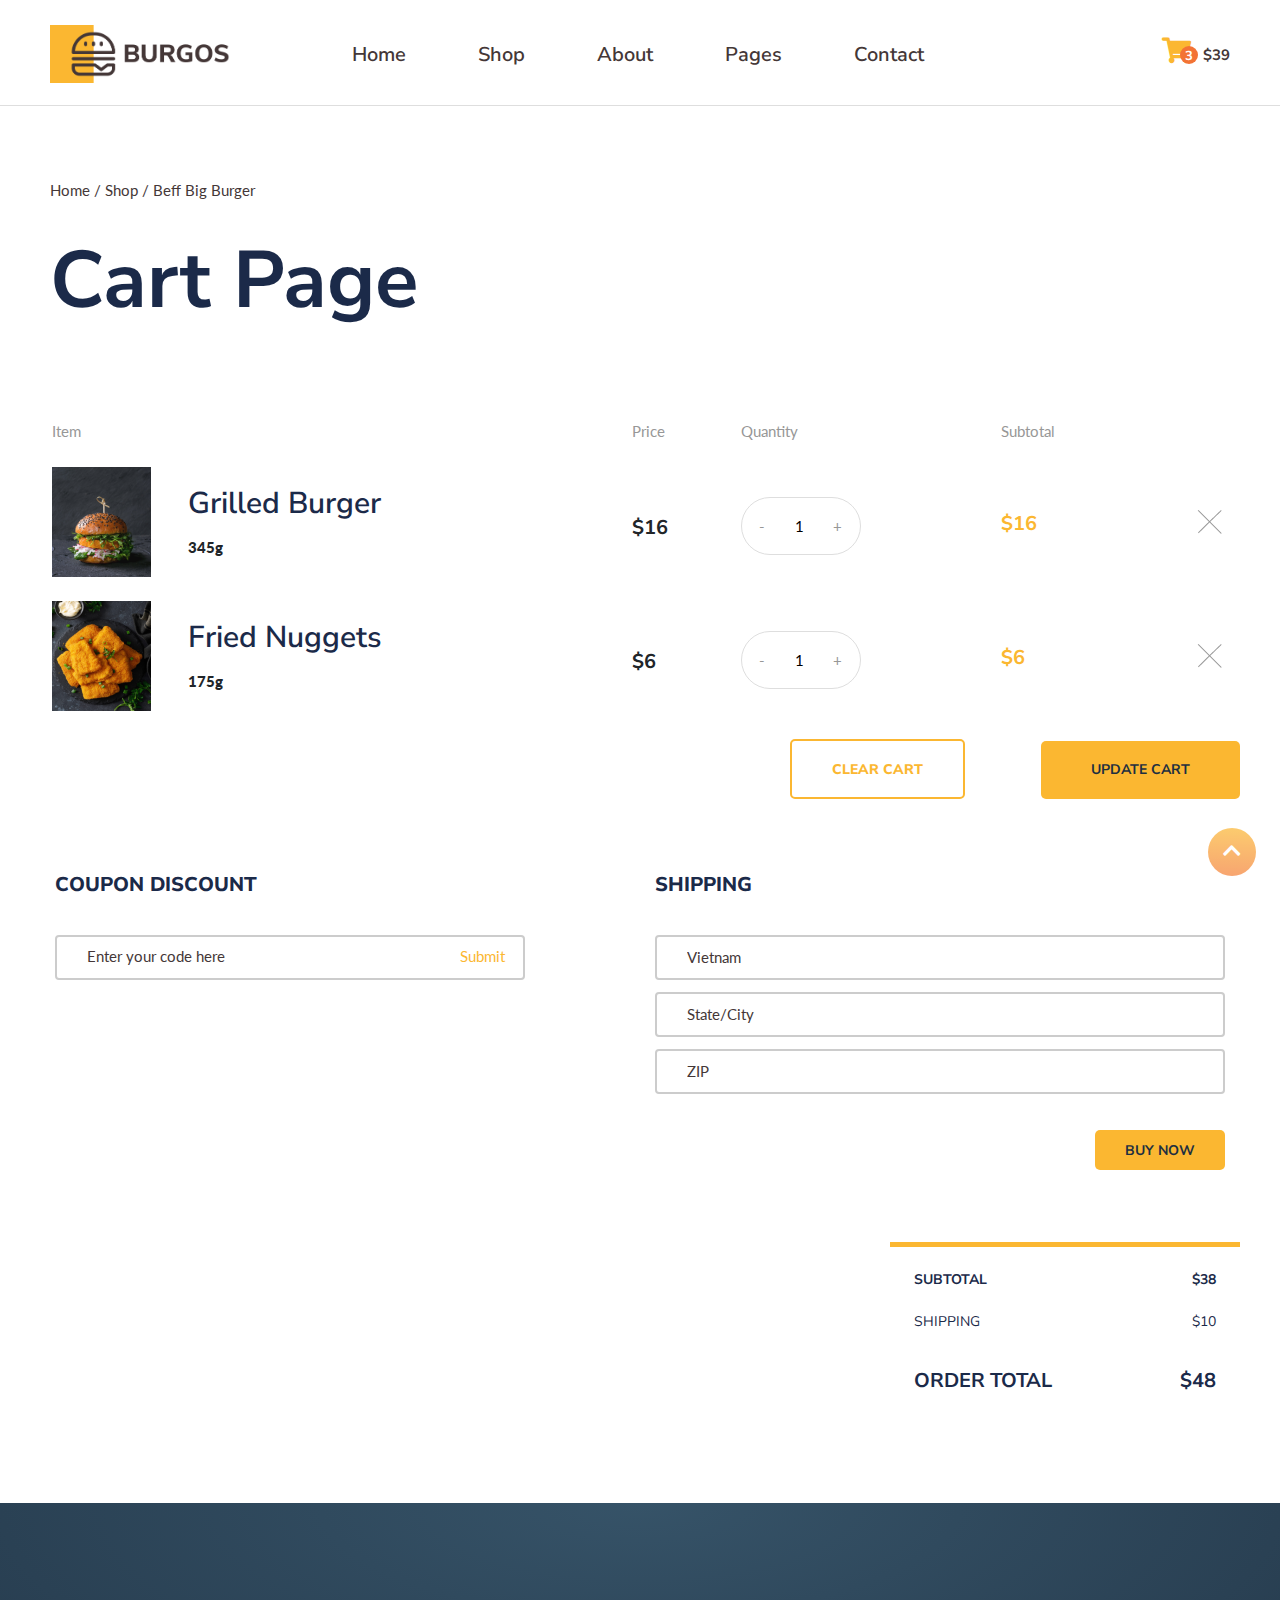
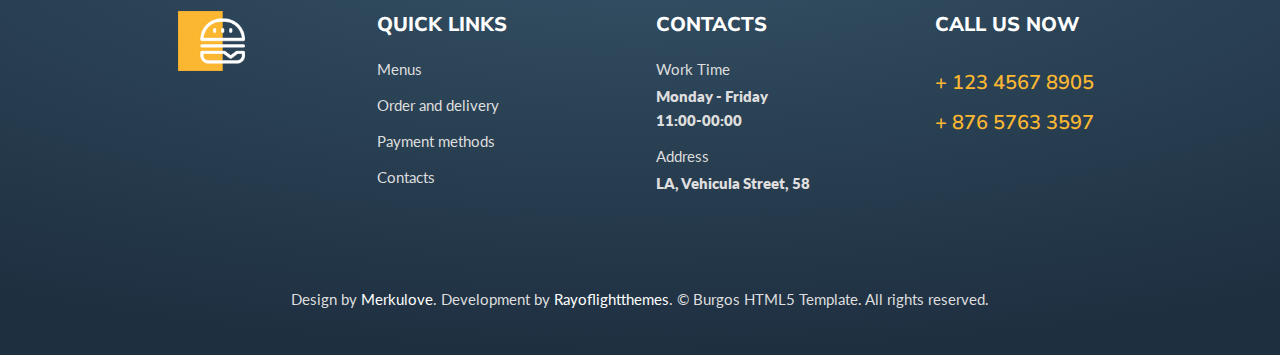
<file: cart.html>
<!doctype html>
<html lang="zxx">
  
<!-- Mirrored from rayoflightthemes.com/htmltemplates/burgos_street_food_html5_template/burgos_html/cart.html by HTTrack Website Copier/3.x [XR&CO'2014], Fri, 29 Mar 2024 14:31:34 GMT -->
<head>
    <title>Burgos – Street Food HTML5 Template</title>
    <meta charset="utf-8">
    <meta name="viewport" content="width=device-width, initial-scale=1, shrink-to-fit=no">
    <meta name="description" content="">
    <meta name="author" content="">
    <link rel="icon" href="images/favicon.ico">    
    <!-- Google fonts -->
    <link href="https://fonts.googleapis.com/css2?family=Lato&amp;display=swap" rel="stylesheet"> 
    <link href="https://fonts.googleapis.com/css2?family=Nunito+Sans:wght@400;600;700;800;900&amp;display=swap" rel="stylesheet">  
    <!-- Styles -->
    <link rel="stylesheet" href="css/bootstrap.css">
    <link rel="stylesheet" href="css/animate.css">     
    <link rel="stylesheet" href="css/owl.carousel.min.css">
    <link rel="stylesheet" href="css/owl.theme.default.min.css">
    <link rel="stylesheet" href="css/lightbox.css">      
    <link rel="stylesheet" href="css/fontawesome.css">     
    <!-- Custom styles -->
    <link href="style.css" type="text/css" rel="stylesheet">
  </head>
  <body>
  <div class="white-nav">  
    <div class="container pl-0 pr-0">
      <div class="row overflows smallscreen-wrapper">
        <div class="col-lg-2 col-12 text-center">
          <a class="navbar-brand" href="index.html"><img src="images/logo.png" alt="Burgos"></a>
        </div>   
        <div class="col-lg-10 col-12 navbar-wrapper">
          <nav class="navbar navbar-expand-lg">
            <button class="navbar-toggler first-button" type="button" data-toggle="collapse" data-target="#main_nav"
            aria-controls="main_nav" aria-expanded="false" aria-label="Toggle navigation">
            <span class="animated-icon1"><span></span><span></span><span></span></span>
            </button> 
            <div class="collapse navbar-collapse" id="main_nav">
              <ul class="navbar-nav">
	              <li class="nav-item dropdown">
		              <a class="nav-link" href="#" data-toggle="dropdown">Home <i class="dropdown-icon fa fa-chevron-down"></i></a>
	                <ul class="dropdown-menu fade-down">
		                <li><a class="dropdown-item" href="index.html"> Home style 1</a></li>
		                <li><a class="dropdown-item" href="home2.html"> Home style 2 </a></li>
                    <li><a class="dropdown-item" href="home3.html"> Home style 3 </a></li>
	                </ul>
	              </li>
                <li class="nav-item dropdown">
                	<a class="nav-link" href="#" data-toggle="dropdown">Shop <i class="dropdown-icon fa fa-chevron-down"></i></a>
	                <ul class="dropdown-menu fade-down">
		                <li><a class="dropdown-item" href="menus.html">Menus</a></li>
                    <li><a class="dropdown-item" href="product.html">Product</a></li>		                
                    <li><a class="dropdown-item" href="cart.html">Shopping Cart</a></li>
	                </ul>
                </li>
	              <li class="nav-item">
		              <a class="nav-link" href="about.html">About</a>
	              </li>
                <li class="nav-item dropdown">
		              <a class="nav-link" href="#" data-toggle="dropdown">Pages <i class="dropdown-icon fa fa-chevron-down"></i></a>
	                <ul class="dropdown-menu fade-down">
		                <li><a class="dropdown-item" href="blog.html">Blog</a></li>
		                <li><a class="dropdown-item" href="blog-single.html">Blog single</a></li>		                
                    <li><a class="dropdown-item" href="gallery.html">Gallery</a></li>
		                <li><a class="dropdown-item" href="error.html">404 error page</a></li>		              
                  </ul>
	              </li>
                <li class="nav-item">
		              <a class="nav-link" href="contact.html">Contact</a>
	              </li>
              </ul>
            </div>
          </nav>     
          <!-- Card and shop icon --> 
          <div class="smallscreen">
            <div class="shop-icon navbar">
              <div class="nav-item dropdown">
		            <a href="#" data-toggle="dropdown">
                  <i class="fas fa-shopping-cart"></i>
                  <span class="totalnumberitems">3</span>
                  <span class="shop-icon-total">$39</span>
                </a>               
                <div class="dropdown-menu fade-down dropdown-menu-right">
                  <div class="card">
                    <div class="card-body">
                      <div class="row justify-content-center pb-1">
                        <div class="col-4">
                          <img src="images/1.png" alt="...">
                        </div>
                        <div class="col-8">
                          <h4 class="mb-0">Chicken Burger</h4> 
                          <span>$12</span>
                        </div>
                      </div>
                      <div class="row justify-content-center pb-1">
                        <div class="col-4">
                          <img src="images/2.png" alt="...">
                        </div>
                        <div class="col-8">
                          <h4 class="mb-0">Beef Burger</h4>
                          <span>$15</span>                     
                        </div>
                      </div>
                      <div class="row justify-content-center pb-2">
                        <div class="col-4">
                          <img src="images/3.png" alt="...">
                        </div>
                        <div class="col-8">
                          <h4 class="mb-0">Classic Burger</h4>
                          <span>$12</span>                     
                        </div>
                      </div>
                      <div class="line"></div>
                      <div class="col-12 pb-1half pt-1">
                        <div class="row no-gutters">
                          <div class="col-6">
                          <h4>TOTAL</h4> 
                          </div>
                          <div class="col-6 text-right">
                            <h4><b>$39</b></h4> 
                          </div>
                        </div>  
                      </div>
                      <div class="line mb-1"></div>
                      <div class="col-12 text-center">
                        <a href="#" class="custom-button2">Checkout</a>
                      </div>
                    </div>
                  </div>
                </div>
              </div>
            </div>
          </div>
          </div> 
        </div> 
        <!-- row smallscreen wrapper --> 
      </div> 
    </div> 
  <header>
  <div class="josh-js cart-title cart-title2">
    <div class="container">
      <div class="row custom-gutters1">
        <div class="col-lg-6 col-12">
          <div class="bread-crumb mb-1">
            <a href="index.html">Home</a> / 
            <span>Shop</span> /
            <span>Beff Big Burger</span>
          </div> 
          <h1>Cart Page</h1>
        </div>
      </div>
    </div>    
  </div>   
 </header>
 <main>
 <div class="container overflow-hidden-small">
   <div class="row p-0">
	   <div class="col-lg-12 p-0">
			<table class="table table-responsive-md">
		    <thead>
				  <tr>
					  <th class="itemwidth">Item</th>
					  <th>Price</th>
					  <th class="quantitywidth">Quantity</th>
					  <th>Subtotal</th>
					  <th class="text-right"></th>
				  </tr>
				</thead>
				<tbody>
				  <tr>
					  <td>
					    <div class="row align-items-center">
								<div class="col-3 pr-0">
									 <img src="images/product-image.png" alt="..."/>
								</div>
							  <div class="col-9 pl-1">
									<h4>Grilled Burger</h4>
									<span class="gram">345g</span>
							  </div>
						  </div>
					  </td>
					  <td> 
              <span class="cartprice">$16</span> 
            </td>
					  <td>								
            <div class="counteritem">
              <a href="#" class="sc-minus">-</a>
                <input type="text" value="1">
              <a href="#" class="sc-plus">+</a>
            </div>
					  </td>
						<td>
              <span class="cartprice2">$16</span>
            </td>
					  <td class="text-right">
							<button><img src="images/close2.png" alt="close"/></button>								
						</td>
				  </tr>				  
				</tbody>
        <tbody>
				  <tr>
					  <td>
					    <div class="row align-items-center">
								<div class="col-3 pr-0">
									 <img src="images/product-image2.png" alt="..."/>
								</div>
							  <div class="col-9 pl-1">
									<h4>Fried Nuggets</h4>
									<span class="gram">175g</span>
							  </div>
						  </div>
					  </td>
					  <td class="cartprice-wrapper"> 
              <span class="cartprice">$6</span> 
            </td>
					  <td>								
            <div class="counteritem">
              <a href="#" class="sc-minus">-</a>
                <input type="text" value="1">
              <a href="#" class="sc-plus">+</a>
            </div>
					  </td>
						<td>
              <span class="cartprice2">$6</span>
            </td>
					  <td class="text-right">
							<button><img src="images/close2.png" alt="close"/></button>								
						</td>
				  </tr>				  
				</tbody>
			</table>
      <div class="row mb-2">
        <div class="col text-right">
          <a href="#" class="custom-button3 mr-4 mb-1">Clear Cart</a>		
				  <a href="#" class="custom-button1 ml-5">Update Cart</a>  
				</div>
      </div>
      </div>
    </div>
    <div class="row cart-subtotal pb-2">
      <div class="col-md-5 mb-2">
        <h4>COUPON DISCOUNT</h4> 
        <div class="cart-subtotal-input">
          <input class="form-control" type="text" placeholder="Enter your code here">
          <input type="submit" value="Submit">
        </div> 
      </div> 
      <div class="col-md-1">
      </div>      
      <div class="col-md-6">
        <h4>SHIPPING</h4> 
        <input type="text" class="form-control" placeholder="Vietnam">
        <input type="text" class="form-control" placeholder="State/City">
        <input type="text" class="form-control" placeholder="ZIP">
        <div class="row">
          <div class="col-12 mt-1 mb-3 text-right">
            <a href="#" class="custom-button2">Buy now</a>  
          </div>
        </div>
        <div class="row">
          <div class="col-sm-5">
          </div>
          <div class="cart-subtotal-inner col-sm-7">
            <h5>SUBTOTAL<span>$38</span></h5>
            <h6>SHIPPING<span>$10</span></h6>
            <h4>ORDER TOTAL<span>$48</span></h4>
          </div>
        </div> 
      </div>  
    </div>
  </div>
  </main>
  <!-- Footer -->
  <footer class="footer">
		<div class="container footer-inner">
		  <div class="row pl-5 pr-3 no-gutters">
        <div class="col-lg-6 col-md-12">
          <div class="row no-gutters">
            <div class="col-lg-5 col-md-6 mb-1">
		          <a href="#"><img class="footer-logo" src="images/logo_footer.png" alt="Burgos"></a>
	          </div>
		        <div class="col-lg-7 col-md-6 mb-1">
		          <h3 class="footertitle">Quick links</h3>
              <ul class="footerul">
                <li><a href="#">Menus</a> </li>
				        <li><a href="#">Order and delivery</a> </li>
				        <li><a href="#">Payment methods</a> </li>
					      <li><a href="#">Contacts</a> </li>
              </ul>  
	          </div>
          </div>
        </div>
        <div class="col-lg-6 col-md-12">
          <div class="row no-gutters">
	          <div class="col-lg-7 col-md-6 mb-1">
	            <h3 class="footertitle">Contacts</h3>
              <ul class="footerul">
                <li class="footerul1">Work Time </li>
				        <li class="footerul2">Monday - Friday<br> 11:00-00:00</li>
				        <li class="footerul1">Address </li>
					      <li class="footerul2">LA, Vehicula Street, 58</li>
              </ul>  
		        </div>
            <div class="col-lg-5 col-md-6 mb1">
	            <h3 class="footertitle footertitle2">Call us now</h3>
              <h5 class="footercta">+ 123 4567 8905</h5>
		          <h5 class="footercta">+ 876 5763 3597</h5>
		        </div>
          </div>
        </div>
		  </div>
      <div class="col-12 text-center pt-2">
	      <p>Design by <a href="https://themeforest.net/user/merkulove/portfolio?irgwc=1&amp;clickid=WHBUxY0JUxyLRwlwUx0Mo3EFUkE0Gn3WeVfJxQ0&amp;iradid=275988&amp;irpid=1187830&amp;iradtype=ONLINE_TRACKING_LINK&amp;irmptype=mediapartner&amp;mp_value1=&amp;utm_campaign=af_impact_radius_1187830&amp;utm_medium=affiliate&amp;utm_source=impact_radius">Merkulove</a>. Development by <a href="https://themeforest.net/user/rayoflightt?ref=rayoflightt">Rayoflightthemes</a>. © Burgos HTML5 Template. All rights reserved.</p>
		  </div>
	  </div>
    <div id="toTopBtn" class="fa fa-chevron-up button-top"></div>  
  </footer>
  <script src="js/jquery.js"></script>
  <script src="js/waypoints.js"></script>
  <script src="js/bootstrap.js"></script>
  <script src="js/owl.carousel.min.js"></script>
  <script src="js/isotope.js"></script> 
  <script src="js/imagesloaded.js"></script> 
  <script src="js/lightbox.js"></script> 
  <script src="js/simple-load-more.js"></script>
  <script src="js/flexslider.js"></script> 
  <script src="js/josh.min.js"></script>
  <script src="js/script.js"></script>
  </body>

<!-- Mirrored from rayoflightthemes.com/htmltemplates/burgos_street_food_html5_template/burgos_html/cart.html by HTTrack Website Copier/3.x [XR&CO'2014], Fri, 29 Mar 2024 14:31:35 GMT -->
</html>
</file>
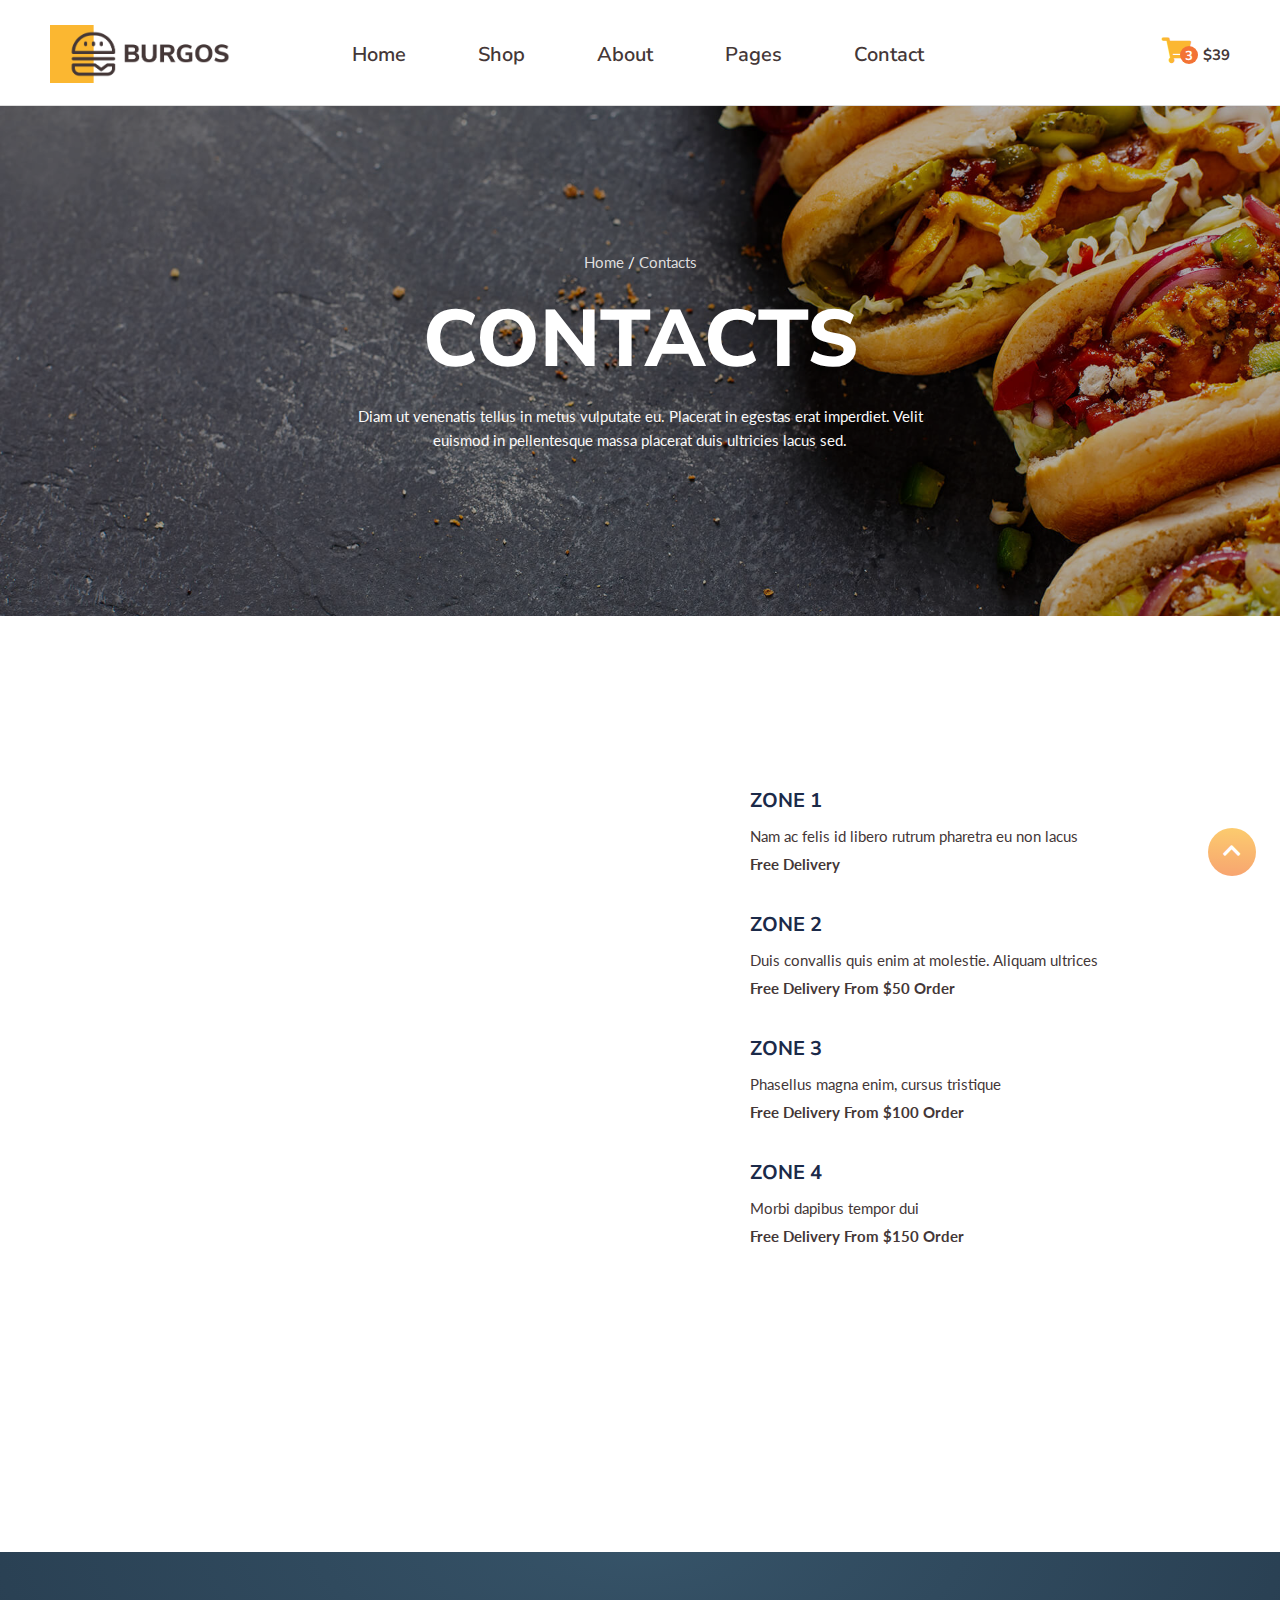
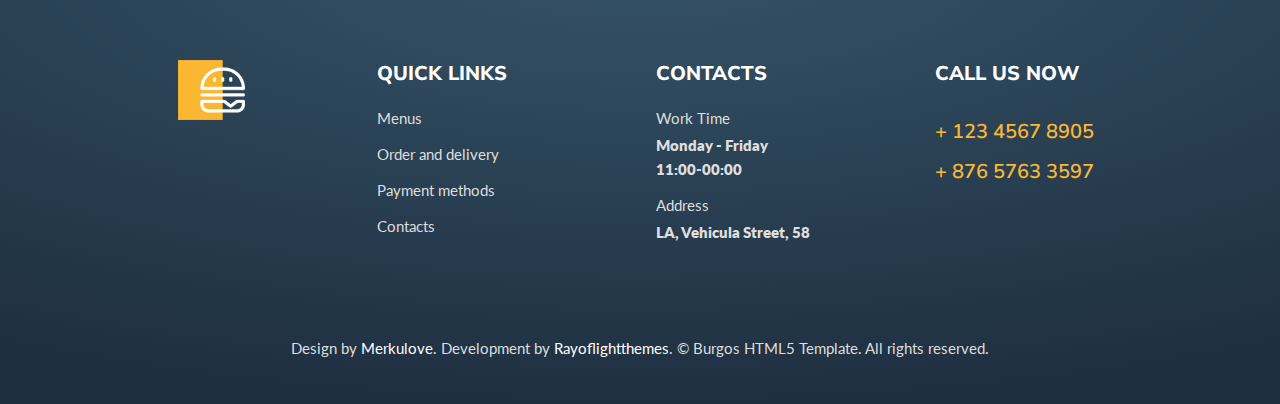
<file: contact.html>
<!doctype html>
<html lang="zxx">
  
<!-- Mirrored from rayoflightthemes.com/htmltemplates/burgos_street_food_html5_template/burgos_html/contact.html by HTTrack Website Copier/3.x [XR&CO'2014], Fri, 29 Mar 2024 14:32:13 GMT -->
<head>
    <title>Burgos – Street Food HTML5 Template</title>
    <meta charset="utf-8">
    <meta name="viewport" content="width=device-width, initial-scale=1, shrink-to-fit=no">
    <meta name="description" content="">
    <meta name="author" content="">
    <link rel="icon" href="images/favicon.ico">    
    <!-- Google fonts -->
    <link href="https://fonts.googleapis.com/css2?family=Lato&amp;display=swap" rel="stylesheet"> 
    <link href="https://fonts.googleapis.com/css2?family=Nunito+Sans:wght@400;600;700;800;900&amp;display=swap" rel="stylesheet">  
    <!-- Styles -->
    <link rel="stylesheet" href="css/bootstrap.css">
    <link rel="stylesheet" href="css/animate.css">     
    <link rel="stylesheet" href="css/owl.carousel.min.css">
    <link rel="stylesheet" href="css/owl.theme.default.min.css">
    <link rel="stylesheet" href="css/lightbox.css">      
    <link rel="stylesheet" href="css/fontawesome.css">     
    <!-- Custom styles -->
    <link href="style.css" type="text/css" rel="stylesheet">
  </head>
  <body>
  <div class="white-nav">  
    <div class="container pl-0 pr-0">
      <div class="row overflows smallscreen-wrapper">
        <div class="col-lg-2 col-12 text-center">
          <a class="navbar-brand" href="index.html"><img src="images/logo.png" alt="Burgos"></a>
        </div>   
        <div class="col-lg-10 col-12 navbar-wrapper">
          <nav class="navbar navbar-expand-lg">
            <button class="navbar-toggler first-button" type="button" data-toggle="collapse" data-target="#main_nav"
            aria-controls="main_nav" aria-expanded="false" aria-label="Toggle navigation">
            <span class="animated-icon1"><span></span><span></span><span></span></span>
            </button> 
            <div class="collapse navbar-collapse" id="main_nav">
              <ul class="navbar-nav">
	              <li class="nav-item dropdown">
		              <a class="nav-link" href="#" data-toggle="dropdown"> Home <i class="dropdown-icon fa fa-chevron-down"></i></a>
	                <ul class="dropdown-menu fade-down">
		                <li><a class="dropdown-item" href="index.html"> Home style 1</a></li>
		                <li><a class="dropdown-item" href="home2.html"> Home style 2 </a></li>
                    <li><a class="dropdown-item" href="home3.html"> Home style 3 </a></li>
	                </ul>
	              </li>
                <li class="nav-item dropdown">
                	<a class="nav-link" href="#" data-toggle="dropdown">Shop <i class="dropdown-icon fa fa-chevron-down"></i></a>
	                <ul class="dropdown-menu fade-down">
		                <li><a class="dropdown-item" href="menus.html">Menus</a></li>
                    <li><a class="dropdown-item" href="product.html">Product</a></li>		                
                    <li><a class="dropdown-item" href="cart.html">Shopping Cart</a></li>
	                </ul>
                </li>
	              <li class="nav-item">
		              <a class="nav-link" href="about.html">About</a>
	              </li>
                <li class="nav-item dropdown">
		              <a class="nav-link" href="#" data-toggle="dropdown">Pages <i class="dropdown-icon fa fa-chevron-down"></i></a>
	                <ul class="dropdown-menu fade-down">
		                <li><a class="dropdown-item" href="blog.html">Blog</a></li>
		                <li><a class="dropdown-item" href="blog-single.html">Blog single</a></li>		                
                    <li><a class="dropdown-item" href="gallery.html">Gallery</a></li>
		                <li><a class="dropdown-item" href="error.html">404 error page</a></li>		              
                  </ul>
	              </li>
                <li class="nav-item">
		              <a class="nav-link" href="contact.html">Contact</a>
	              </li>
              </ul>
            </div>
          </nav>       
          <!-- Card and shop icon --> 
          <div class="smallscreen">
            <div class="shop-icon navbar">
              <div class="nav-item dropdown">
		            <a href="#" data-toggle="dropdown">
                  <i class="fas fa-shopping-cart"></i>
                  <span class="totalnumberitems">3</span>
                  <span class="shop-icon-total">$39</span>
                </a>               
                <div class="dropdown-menu fade-down dropdown-menu-right">
                  <div class="card">
                    <div class="card-body">
                      <div class="row justify-content-center pb-1">
                        <div class="col-4">
                          <img src="images/1.png" alt="...">
                        </div>
                        <div class="col-8">
                          <h4 class="mb-0">Chicken Burger</h4> 
                          <span>$12</span>
                        </div>
                      </div>
                      <div class="row justify-content-center pb-1">
                        <div class="col-4">
                          <img src="images/2.png" alt="...">
                        </div>
                        <div class="col-8">
                          <h4 class="mb-0">Beef Burger</h4>
                          <span>$15</span>                     
                        </div>
                      </div>
                      <div class="row justify-content-center pb-2">
                        <div class="col-4">
                          <img src="images/3.png" alt="...">
                        </div>
                        <div class="col-8">
                          <h4 class="mb-0">Classic Burger</h4>
                          <span>$12</span>                     
                          </div>
                      </div>
                      <div class="line"></div>
                      <div class="col-12 pb-1half pt-1">
                        <div class="row no-gutters">
                          <div class="col-6">
                          <h4>TOTAL</h4> 
                          </div>
                          <div class="col-6 text-right">
                            <h4><b>$39</b></h4> 
                          </div>
                        </div>  
                      </div>
                      <div class="line mb-1"></div>
                      <div class="col-12 text-center">
                        <a href="#" class="custom-button2">Checkout</a>
                      </div>
                    </div>
                  </div>
                </div>
              </div>
            </div>
          </div>
          </div> 
        </div> 
        <!-- row smallscreen wrapper --> 
      </div> 
    </div> 
  <header>
  <div class="pagetitle contact-bg">
    <div class="pagetitle-inner">
      <div data-josh-anim-name="fadeInUp" class="josh-js container">
        <div class="row">
          <div class="col-lg-3">
          </div> 
          <div class="col-lg-6 col-12">
          <div class="bread-crumb">
            <a href="index.html">Home</a> /  
            <span>Contacts</span>
          </div> 
          <h1>Contacts</h1>
          <p>Diam ut venenatis tellus in metus vulputate eu. Placerat in egestas erat imperdiet. Velit euismod in pellentesque massa placerat duis ultricies lacus sed. </p>
          </div>
          <div class="col-lg-3">
          </div> 
        </div>
      </div>    
    </div> 
 </div>   
 </header>
 <main>
 <div class="container overflow-hidden-small">
  <div class="row custom-gutters1 align-items-center mb-2 mt-5">    
    <div class="col-sm-7 contacts">
      <iframe src="https://www.google.com/maps/embed?pb=!1m14!1m8!1m3!1d19898.560032423284!2d-0.1124696!3d51.4339168!3m2!1i1024!2i768!4f13.1!3m3!1m2!1s0x4876041cf11feab3%3A0xfabfdb746b028feb!2sWest%20Norwood%2C%20London%2C%20UK!5e0!3m2!1sen!2srs!4v1600454546793!5m2!1sen!2srs" allowfullscreen="" aria-hidden="false" tabindex="0"></iframe>
    </div> 
    <div data-josh-anim-name="fadeInRight" class="josh-js col-sm-5">
      <div class="zone">
        <h3>ZONE 1</h3>
        <p>Nam ac felis id libero rutrum pharetra eu non lacus</p>
        <p><span>Free Delivery</span></p>
      </div>
      <div class="zone">
        <h3>ZONE 2</h3>
        <p>Duis convallis quis enim at molestie. Aliquam ultrices</p>        
        <p><span>Free Delivery From $50 Order</span></p>
      </div>
      <div class="zone">
        <h3>ZONE 3</h3>
        <p>Phasellus magna enim, cursus tristique</p>        
        <p><span>Free Delivery From $100 Order</span></p>
      </div>
      <div class="zone">
        <h3>ZONE 4</h3>
        <p>Morbi dapibus tempor dui</p>        
        <p><span>Free Delivery From $150 Order</span></p>
      </div>
    </div> 
 </div>      
 <div data-josh-anim-name="fadeInUp" class="josh-js row pb-3 contacts custom-gutters1">
    <div class="col-md-4 col-sm-6 col-12 contact">
       <div class="row">
          <div class="col-3 pr-0">
             <img src="images/clock.svg" alt=".">
          </div>
          <div class="col-9 pl-2">
            <h2>Work Time</h2> 
            <h3>Monday - Friday</h3>
            <h3>11:00 - 00:00</h3>
          </div> 
       </div>   
     </div> 
     <div class="col-md-4 col-sm-6 col-12 contact">
       <div class="row">
         <div class="col-3 pr-0">
           <img src="images/phone.svg" alt=".">
         </div>
         <div class="col-9 pl-2">
           <h2>Phone</h2> 
           <h3>+ 123 4567 8905</h3>
           <h3>+ 876 5763 3597</h3>
         </div>  
       </div>   
     </div> 
     <div class="col-md-4 col-sm-6 col-12 contact">
        <div class="row">
          <div class="col-3 pr-0">
            <img src="images/map.svg" alt=".">
          </div>
          <div class="col-9 pl-2">
            <h2>Address</h2> 
            <h3>LA, 45906</h3>
            <h3>Vehicula Street, 58</h3>
          </div> 
        </div>   
      </div> 
    </div>
  </div>
  </main>
   <!-- Footer -->
  <footer class="footer">
		<div class="container footer-inner">
		  <div class="fade-in-up row pl-5 pr-3 no-gutters">
        <div class="col-lg-6 col-md-12">
          <div class="row no-gutters">
            <div class="col-lg-5 col-md-6 mb-1">
		          <a href="#"><img class="footer-logo" src="images/logo_footer.png" alt="Burgos"></a>
	          </div>
		        <div class="col-lg-7 col-md-6 mb-1">
		          <h3 class="footertitle">Quick links</h3>
              <ul class="footerul">
                <li><a href="#">Menus</a> </li>
				        <li><a href="#">Order and delivery</a> </li>
				        <li><a href="#">Payment methods</a> </li>
					      <li><a href="#">Contacts</a> </li>
              </ul>  
	          </div>
          </div>
        </div>
        <div class="col-lg-6 col-md-12">
          <div class="row no-gutters">
	          <div class="col-lg-7 col-md-6 mb-1">
	            <h3 class="footertitle">Contacts</h3>
              <ul class="footerul">
                <li class="footerul1">Work Time </li>
				        <li class="footerul2">Monday - Friday<br> 11:00-00:00</li>
				        <li class="footerul1">Address </li>
					      <li class="footerul2">LA, Vehicula Street, 58</li>
              </ul>  
		        </div>
            <div class="col-lg-5 col-md-6 mb1">
	            <h3 class="footertitle footertitle2">Call us now</h3>
              <h5 class="footercta">+ 123 4567 8905</h5>
		          <h5 class="footercta">+ 876 5763 3597</h5>
		        </div>
          </div>
        </div>
		  </div>
      <div class="col-12 text-center pt-2">
	      <p>Design by <a href="https://themeforest.net/user/merkulove/portfolio?irgwc=1&amp;clickid=WHBUxY0JUxyLRwlwUx0Mo3EFUkE0Gn3WeVfJxQ0&amp;iradid=275988&amp;irpid=1187830&amp;iradtype=ONLINE_TRACKING_LINK&amp;irmptype=mediapartner&amp;mp_value1=&amp;utm_campaign=af_impact_radius_1187830&amp;utm_medium=affiliate&amp;utm_source=impact_radius">Merkulove</a>. Development by <a href="https://themeforest.net/user/rayoflightt?ref=rayoflightt">Rayoflightthemes</a>. © Burgos HTML5 Template. All rights reserved.</p>
		  </div>
	  </div>
    <div id="toTopBtn" class="fa fa-chevron-up button-top"></div>  
  </footer>
  <script src="js/jquery.js"></script>
  <script src="js/waypoints.js"></script>
  <script src="js/bootstrap.js"></script>
  <script src="js/owl.carousel.min.js"></script>
  <script src="js/isotope.js"></script> 
  <script src="js/imagesloaded.js"></script> 
  <script src="js/lightbox.js"></script> 
  <script src="js/simple-load-more.js"></script>
  <script src="js/josh.min.js"></script> 
  <script src="js/flexslider.js"></script> 
  <script src="js/script.js"></script>
  </body>

<!-- Mirrored from rayoflightthemes.com/htmltemplates/burgos_street_food_html5_template/burgos_html/contact.html by HTTrack Website Copier/3.x [XR&CO'2014], Fri, 29 Mar 2024 14:32:13 GMT -->
</html>
</file>
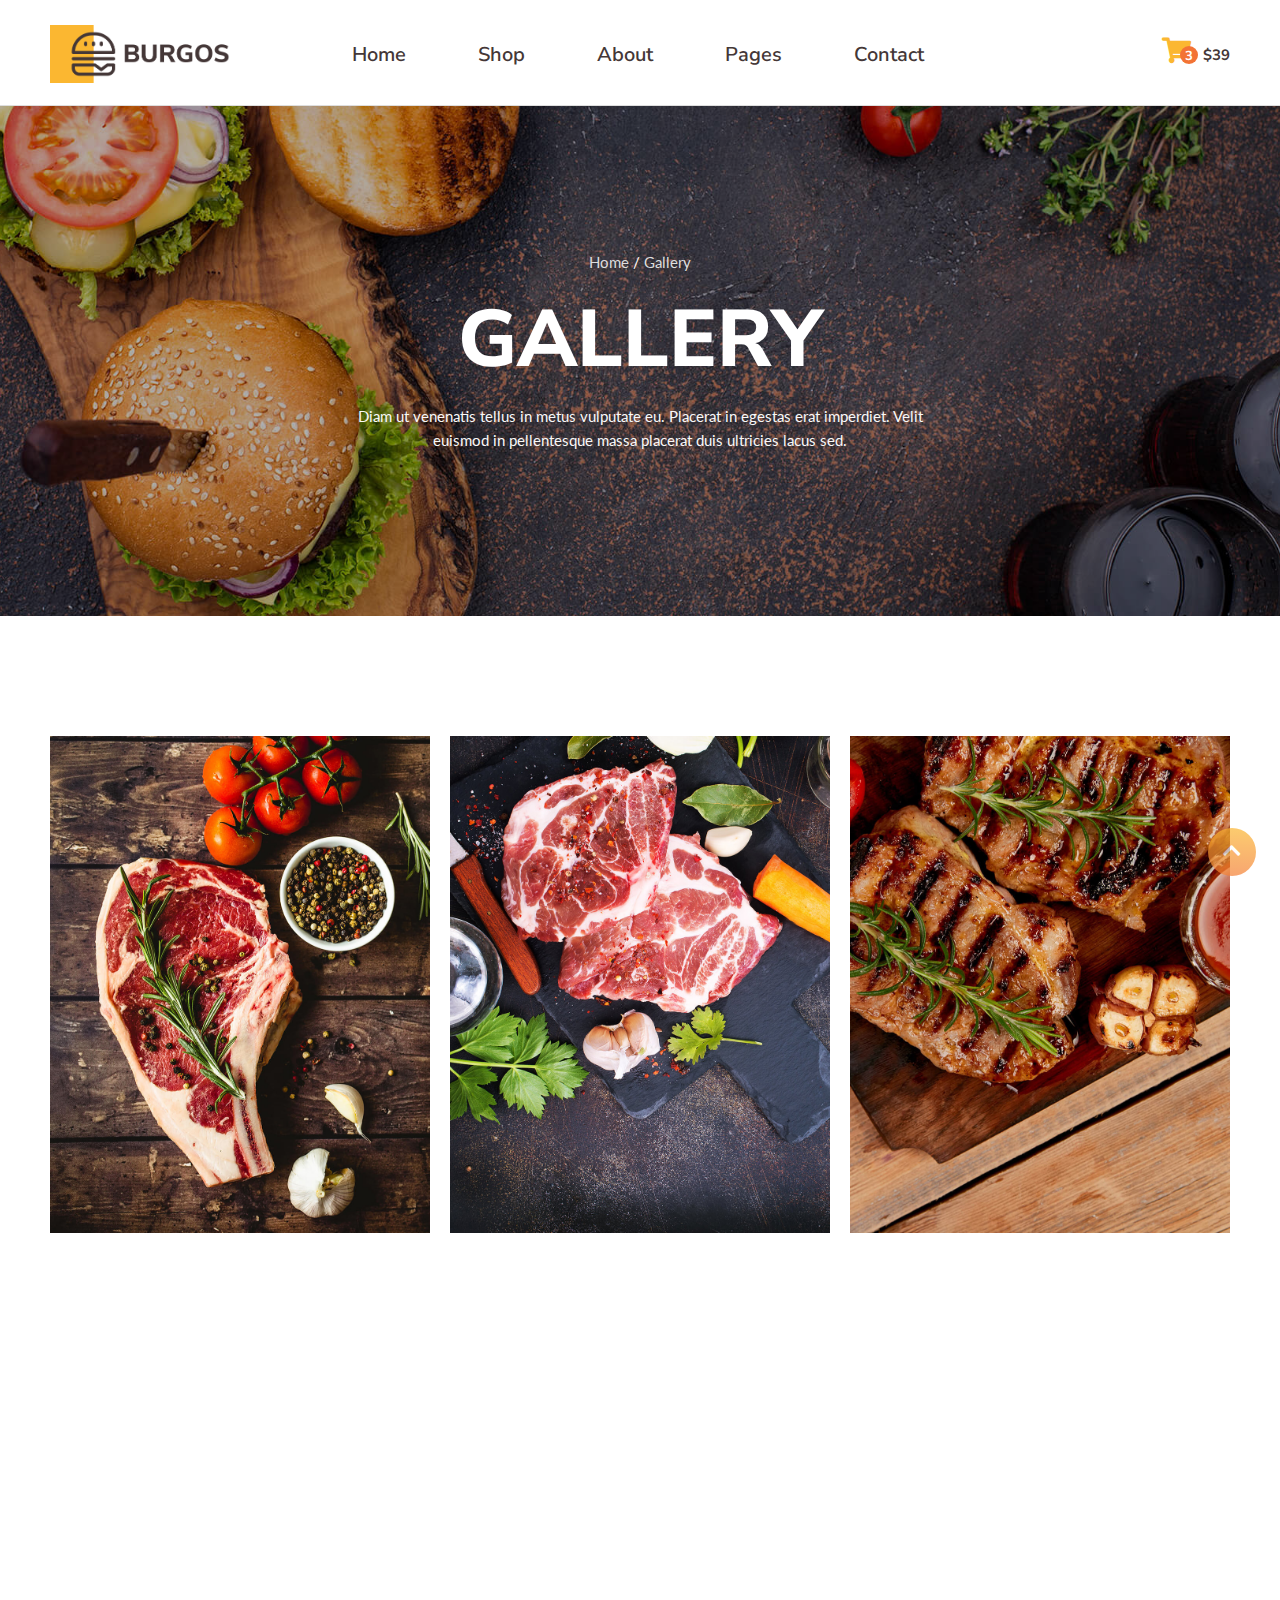
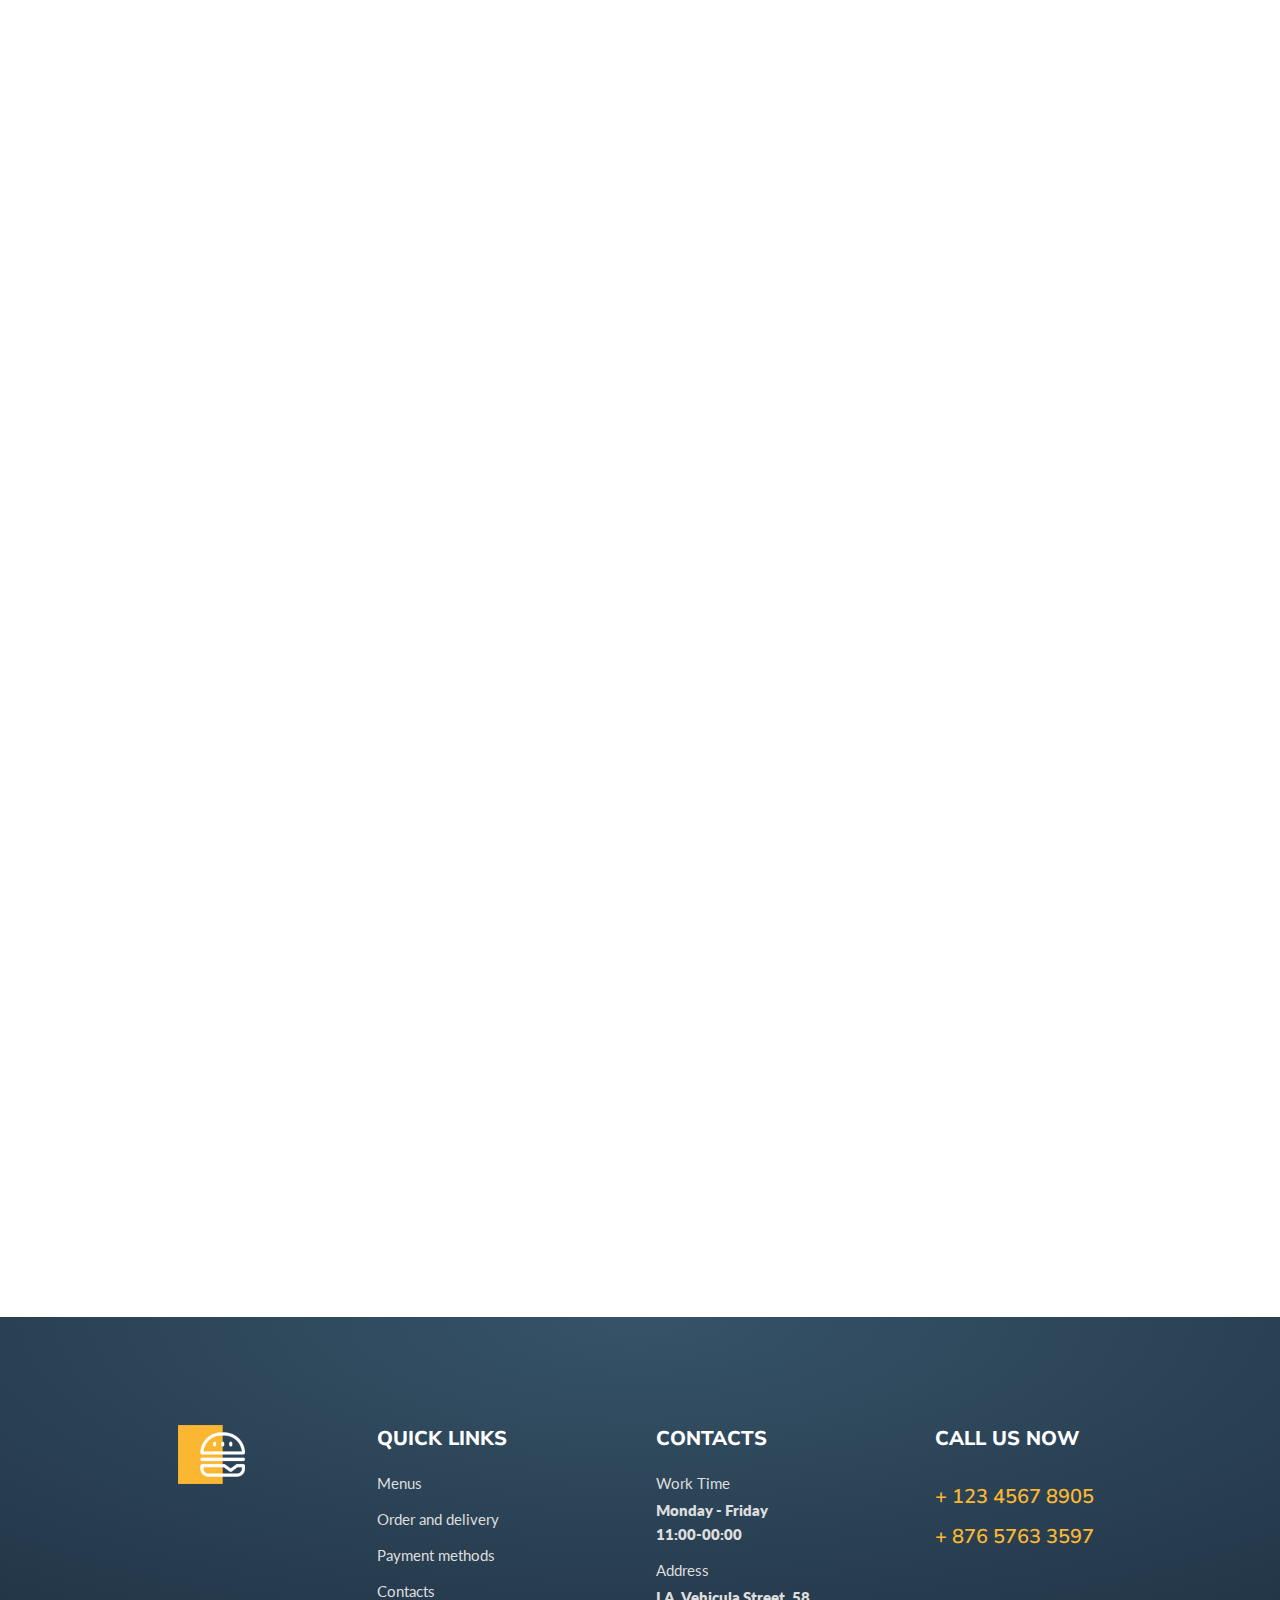
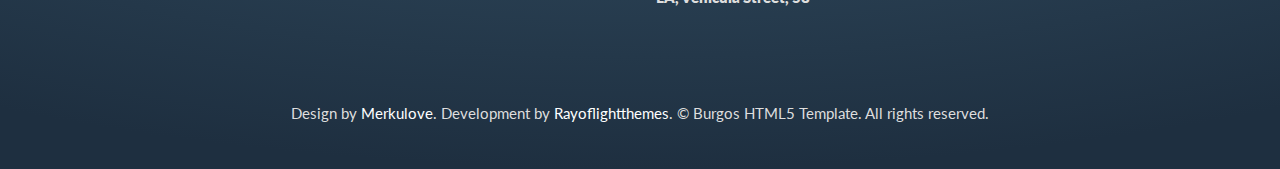
<file: gallery.html>
<!doctype html>
<html lang="zxx">
  
<!-- Mirrored from rayoflightthemes.com/htmltemplates/burgos_street_food_html5_template/burgos_html/gallery.html by HTTrack Website Copier/3.x [XR&CO'2014], Fri, 29 Mar 2024 14:32:02 GMT -->
<head>
    <title>Burgos – Street Food HTML5 Template</title>
    <meta charset="utf-8">
    <meta name="viewport" content="width=device-width, initial-scale=1, shrink-to-fit=no">
    <meta name="description" content="">
    <meta name="author" content="">
    <link rel="icon" href="images/favicon.ico">    
    <!-- Google fonts -->
    <link href="https://fonts.googleapis.com/css2?family=Lato&amp;display=swap" rel="stylesheet"> 
    <link href="https://fonts.googleapis.com/css2?family=Nunito+Sans:wght@400;600;700;800;900&amp;display=swap" rel="stylesheet">  
    <!-- Styles -->
    <link rel="stylesheet" href="css/bootstrap.css">
    <link rel="stylesheet" href="css/animate.css">     
    <link rel="stylesheet" href="css/owl.carousel.min.css">
    <link rel="stylesheet" href="css/owl.theme.default.min.css">
    <link rel="stylesheet" href="css/lightbox.css">      
    <link rel="stylesheet" href="css/fontawesome.css">     
    <!-- Custom styles -->
    <link href="style.css" type="text/css" rel="stylesheet">
  </head>
  <body>
  <div class="white-nav">  
    <div class="container pl-0 pr-0">
      <div class="row overflows smallscreen-wrapper">
        <div class="col-lg-2 col-12 text-center">
          <a class="navbar-brand" href="index.html"><img src="images/logo.png" alt="Burgos"></a>
        </div>   
        <div class="col-lg-10 col-12 navbar-wrapper">
          <nav class="navbar navbar-expand-lg">
            <button class="navbar-toggler first-button" type="button" data-toggle="collapse" data-target="#main_nav"
            aria-controls="main_nav" aria-expanded="false" aria-label="Toggle navigation">
            <span class="animated-icon1"><span></span><span></span><span></span></span>
            </button> 
            <div class="collapse navbar-collapse" id="main_nav">
              <ul class="navbar-nav">
	              <li class="nav-item dropdown">
		              <a class="nav-link" href="#" data-toggle="dropdown"> Home <i class="dropdown-icon fa fa-chevron-down"></i></a>
	                <ul class="dropdown-menu fade-down">
		                <li><a class="dropdown-item" href="index.html"> Home style 1</a></li>
		                <li><a class="dropdown-item" href="home2.html"> Home style 2 </a></li>
                    <li><a class="dropdown-item" href="home3.html"> Home style 3 </a></li>
	                </ul>
	              </li>
                <li class="nav-item dropdown">
                	<a class="nav-link" href="#" data-toggle="dropdown">Shop <i class="dropdown-icon fa fa-chevron-down"></i></a>
	                <ul class="dropdown-menu fade-down">
		                <li><a class="dropdown-item" href="menus.html">Menus</a></li>
                    <li><a class="dropdown-item" href="product.html">Product</a></li>		                
                    <li><a class="dropdown-item" href="cart.html">Shopping Cart</a></li>
	                </ul>
                </li>
	              <li class="nav-item">
		              <a class="nav-link" href="about.html">About</a>
	              </li>
                <li class="nav-item dropdown">
		              <a class="nav-link" href="#" data-toggle="dropdown">Pages <i class="dropdown-icon fa fa-chevron-down"></i></a>
	                <ul class="dropdown-menu fade-down">
		                <li><a class="dropdown-item" href="blog.html">Blog</a></li>
		                <li><a class="dropdown-item" href="blog-single.html">Blog single</a></li>		                
                    <li><a class="dropdown-item" href="gallery.html">Gallery</a></li>
		                <li><a class="dropdown-item" href="error.html">404 error page</a></li>		              
                  </ul>
	              </li>
                <li class="nav-item">
		              <a class="nav-link" href="contact.html">Contact</a>
	              </li>
              </ul>
            </div>
          </nav>      
          <!-- Card and shop icon --> 
          <div class="smallscreen">
            <div class="shop-icon navbar">
              <div class="nav-item dropdown">
		            <a href="#" data-toggle="dropdown">
                  <i class="fas fa-shopping-cart"></i>
                  <span class="totalnumberitems">3</span>
                  <span class="shop-icon-total">$39</span>
                </a>               
                <div class="dropdown-menu fade-down dropdown-menu-right">
                  <div class="card">
                    <div class="card-body">
                      <div class="row justify-content-center pb-1">
                        <div class="col-4">
                          <img src="images/1.png" alt="...">
                        </div>
                        <div class="col-8">
                          <h4 class="mb-0">Chicken Burger</h4> 
                          <span>$12</span>
                        </div>
                      </div>
                      <div class="row justify-content-center pb-1">
                        <div class="col-4">
                          <img src="images/2.png" alt="...">
                        </div>
                        <div class="col-8">
                          <h4 class="mb-0">Beef Burger</h4>
                          <span>$15</span>                     
                        </div>
                      </div>
                      <div class="row justify-content-center pb-2">
                        <div class="col-4">
                          <img src="images/3.png" alt="...">
                        </div>
                        <div class="col-8">
                          <h4 class="mb-0">Classic Burger</h4>
                          <span>$12</span>                     
                          </div>
                      </div>
                      <div class="line"></div>
                      <div class="col-12 pb-1half pt-1">
                        <div class="row no-gutters">
                          <div class="col-6">
                          <h4>TOTAL</h4> 
                          </div>
                          <div class="col-6 text-right">
                            <h4><b>$39</b></h4> 
                          </div>
                        </div>  
                      </div>
                      <div class="line mb-1"></div>
                      <div class="col-12 text-center">
                        <a href="#" class="custom-button2">Checkout</a>
                      </div>
                    </div>
                  </div>
                </div>
              </div>
            </div>
          </div>
          </div> 
        </div> 
        <!-- row smallscreen wrapper --> 
      </div> 
    </div> 
  <header>
  <div class="pagetitle gallery-bg">
    <div class="pagetitle-inner">
      <div data-josh-anim-name="fadeInUp" class="josh-js fade-in-up container">
        <div class="row">
          <div class="col-lg-3">
          </div> 
          <div class="col-lg-6 col-12">
          <div class="bread-crumb">
            <a href="index.html">Home</a> /  
            <span>Gallery</span>
          </div> 
          <h1>Gallery</h1>
          <p>Diam ut venenatis tellus in metus vulputate eu. Placerat in egestas erat imperdiet. Velit euismod in pellentesque massa placerat duis ultricies lacus sed. </p>
          </div>
          <div class="col-lg-3">
          </div> 
        </div>
      </div>    
    </div> 
 </div>   
 </header>
 <main>
  <div class="container pt-5 pb-4">
    <div class="row custom-gutters1">
      <!--one image--> 
      <div data-josh-anim-name="fadeInLeft" class="josh-js col-lg-4 col-md-6">
        <figure class="view mb-1">
          <img src="images/gallery1.jpg" alt="..."/>
          <figcaption class="mask">
            <a href="images/gallery1.jpg" data-lightbox="example-set" class="maskinner">
              <div class="maskinner2">
                <h3>Steak</h3>
              </div>  
            </a> 
          </figcaption> 
        </figure>
      </div> 
      <!--one image--> 
      <div data-josh-anim-name="fadeIn" class="josh-js col-lg-4 col-md-6">
        <figure class="view mb-1">
          <img src="images/gallery2.jpg" alt="..."/>
          <figcaption class="mask">
            <a href="images/gallery2.jpg" data-lightbox="example-set" class="maskinner">
              <div class="maskinner2">
                <h3>Ingridients</h3>
              </div>  
            </a> 
          </figcaption> 
        </figure>
      </div> 
      <!--one image--> 
      <div data-josh-anim-name="fadeInRight" class="josh-js col-lg-4 col-md-6">
        <figure class="view mb-1">
          <img src="images/gallery3.jpg" alt="..."/>
          <figcaption class="mask">
            <a href="images/gallery3.jpg" data-lightbox="example-set" class="maskinner">
              <div class="maskinner2">
                <h3>Gril</h3>
              </div>  
            </a> 
          </figcaption> 
        </figure>
      </div> 
      <!--one image--> 
      <div data-josh-anim-name="fadeInLeft" class="josh-js col-lg-4 col-md-6">
        <figure class="view mb-1">
          <img src="images/gallery4.jpg" alt="..."/>
          <figcaption class="mask">
            <a href="images/gallery4.jpg" data-lightbox="example-set" class="maskinner">
              <div class="maskinner2">
                <h3>Gril fire</h3>
              </div>  
            </a> 
          </figcaption> 
        </figure>
      </div>  
      <!--one image--> 
      <div data-josh-anim-name="fadeIn" class="josh-js col-lg-4 col-md-6">
        <figure class="view mb-1">
          <img src="images/gallery5.jpg" alt="..."/>
          <figcaption class="mask">
            <a href="images/gallery5.jpg" data-lightbox="example-set" class="maskinner">
              <div class="maskinner2">
                <h3>Cutlet</h3>
              </div>  
            </a> 
          </figcaption> 
        </figure>
      </div> 
      <!--one image--> 
      <div data-josh-anim-name="fadeInRight" class="josh-js col-lg-4 col-md-6">
        <figure class="view mb-1">
          <img src="images/gallery6.jpg" alt="..."/>
          <figcaption class="mask">
            <a href="images/gallery6.jpg" data-lightbox="example-set" class="maskinner">
              <div class="maskinner2">
                <h3>Fast Foods</h3>
              </div>  
            </a> 
          </figcaption> 
        </figure>
      </div>       
      <!--one image--> 
      <div data-josh-anim-name="fadeInLeft" class="josh-js col-lg-4 col-md-6">
        <figure class="view mb-1">
          <img src="images/gallery7.jpg" alt="..."/>
          <figcaption class="mask">
            <a href="images/gallery7.jpg" data-lightbox="example-set" class="maskinner">
              <div class="maskinner2">
                <h3>Burger</h3>
              </div>  
            </a> 
          </figcaption> 
        </figure>
      </div>        
      <!--one image--> 
      <div data-josh-anim-name="fadeIn" class="josh-js col-lg-4 col-md-6">
        <figure class="view mb-1">
          <img src="images/gallery8.jpg" alt="..."/>
          <figcaption class="mask">
            <a href="images/gallery8.jpg" data-lightbox="example-set" class="maskinner">
              <div class="maskinner2">
                <h3>Fast food</h3>
              </div>  
            </a> 
          </figcaption> 
        </figure>
      </div>       
      <!--one image--> 
      <div data-josh-anim-name="fadeInRight" class="josh-js col-lg-4 col-md-6">
        <figure class="view mb-1">
          <img src="images/gallery9.jpg" alt="..."/>
          <figcaption class="mask">
            <a href="images/gallery9.jpg" data-lightbox="example-set" class="maskinner">
              <div class="maskinner2">
                <h3>Burger</h3>
              </div>  
            </a> 
          </figcaption> 
        </figure>
      </div>          
      <!--one image--> 
      <div data-josh-anim-name="fadeInLeft" class="josh-js col-lg-4 col-md-6">
        <figure class="view mb-1">
          <img src="images/gallery10.jpg" alt="..."/>
          <figcaption class="mask">
            <a href="images/gallery10.jpg" data-lightbox="example-set" class="maskinner">
              <div class="maskinner2">
                <h3>Vegetarian food</h3>
              </div>  
            </a> 
          </figcaption> 
        </figure>
      </div>          
      <!--one image--> 
      <div data-josh-anim-name="fadeIn" class="josh-js col-lg-4 col-md-6">
        <figure class="view mb-1">
          <img src="images/gallery11.jpg" alt="..."/>
          <figcaption class="mask">
            <a href="images/gallery11.jpg" data-lightbox="example-set" class="maskinner">
              <div class="maskinner2">
                <h3>Buritos</h3>
              </div>  
            </a> 
          </figcaption> 
        </figure>
      </div>           
      <!--one image--> 
      <div data-josh-anim-name="fadeInRight" class="josh-js col-lg-4 col-md-6">
        <figure class="view mb-1">
          <img src="images/gallery12.jpg" alt="..."/>
          <figcaption class="mask">
            <a href="images/gallery12.jpg" data-lightbox="example-set" class="maskinner">
              <div class="maskinner2">
                <h3>Buritos</h3>
              </div>  
            </a> 
          </figcaption> 
        </figure>
      </div>       
    </div> 
  </div>     
  </main> 
  <!-- Footer -->
  <footer class="footer">
		<div class="container footer-inner">
		  <div class="fade-in-up row pl-5 pr-3 no-gutters">
        <div class="col-lg-6 col-md-12">
          <div class="row no-gutters">
            <div class="col-lg-5 col-md-6 mb-1">
		          <a href="#"><img class="footer-logo" src="images/logo_footer.png" alt="Burgos"></a>
	          </div>
		        <div class="col-lg-7 col-md-6 mb-1">
		          <h3 class="footertitle">Quick links</h3>
              <ul class="footerul">
                <li><a href="#">Menus</a> </li>
				        <li><a href="#">Order and delivery</a> </li>
				        <li><a href="#">Payment methods</a> </li>
					      <li><a href="#">Contacts</a> </li>
              </ul>  
	          </div>
          </div>
        </div>
        <div class="col-lg-6 col-md-12">
          <div class="row no-gutters">
	          <div class="col-lg-7 col-md-6 mb-1">
	            <h3 class="footertitle">Contacts</h3>
              <ul class="footerul">
                <li class="footerul1">Work Time </li>
				        <li class="footerul2">Monday - Friday<br> 11:00-00:00</li>
				        <li class="footerul1">Address </li>
					      <li class="footerul2">LA, Vehicula Street, 58</li>
              </ul>  
		        </div>
            <div class="col-lg-5 col-md-6 mb1">
	            <h3 class="footertitle footertitle2">Call us now</h3>
              <h5 class="footercta">+ 123 4567 8905</h5>
		          <h5 class="footercta">+ 876 5763 3597</h5>
		        </div>
          </div>
        </div>
		  </div>
      <div class="col-12 text-center pt-2">
	      <p>Design by <a href="https://themeforest.net/user/merkulove/portfolio?irgwc=1&amp;clickid=WHBUxY0JUxyLRwlwUx0Mo3EFUkE0Gn3WeVfJxQ0&amp;iradid=275988&amp;irpid=1187830&amp;iradtype=ONLINE_TRACKING_LINK&amp;irmptype=mediapartner&amp;mp_value1=&amp;utm_campaign=af_impact_radius_1187830&amp;utm_medium=affiliate&amp;utm_source=impact_radius">Merkulove</a>. Development by <a href="https://themeforest.net/user/rayoflightt?ref=rayoflightt">Rayoflightthemes</a>. © Burgos HTML5 Template. All rights reserved.</p>
		  </div>
	  </div>
    <div id="toTopBtn" class="fa fa-chevron-up button-top"></div>  
  </footer>
  <script src="js/jquery.js"></script>
  <script src="js/waypoints.js"></script>
  <script src="js/bootstrap.js"></script>
  <script src="js/owl.carousel.min.js"></script>
  <script src="js/isotope.js"></script> 
  <script src="js/imagesloaded.js"></script> 
  <script src="js/lightbox.js"></script> 
  <script src="js/simple-load-more.js"></script>
  <script src="js/josh.min.js"></script>
  <script src="js/flexslider.js"></script> 
  <script src="js/script.js"></script>
  </body>

<!-- Mirrored from rayoflightthemes.com/htmltemplates/burgos_street_food_html5_template/burgos_html/gallery.html by HTTrack Website Copier/3.x [XR&CO'2014], Fri, 29 Mar 2024 14:32:13 GMT -->
</html>
</file>
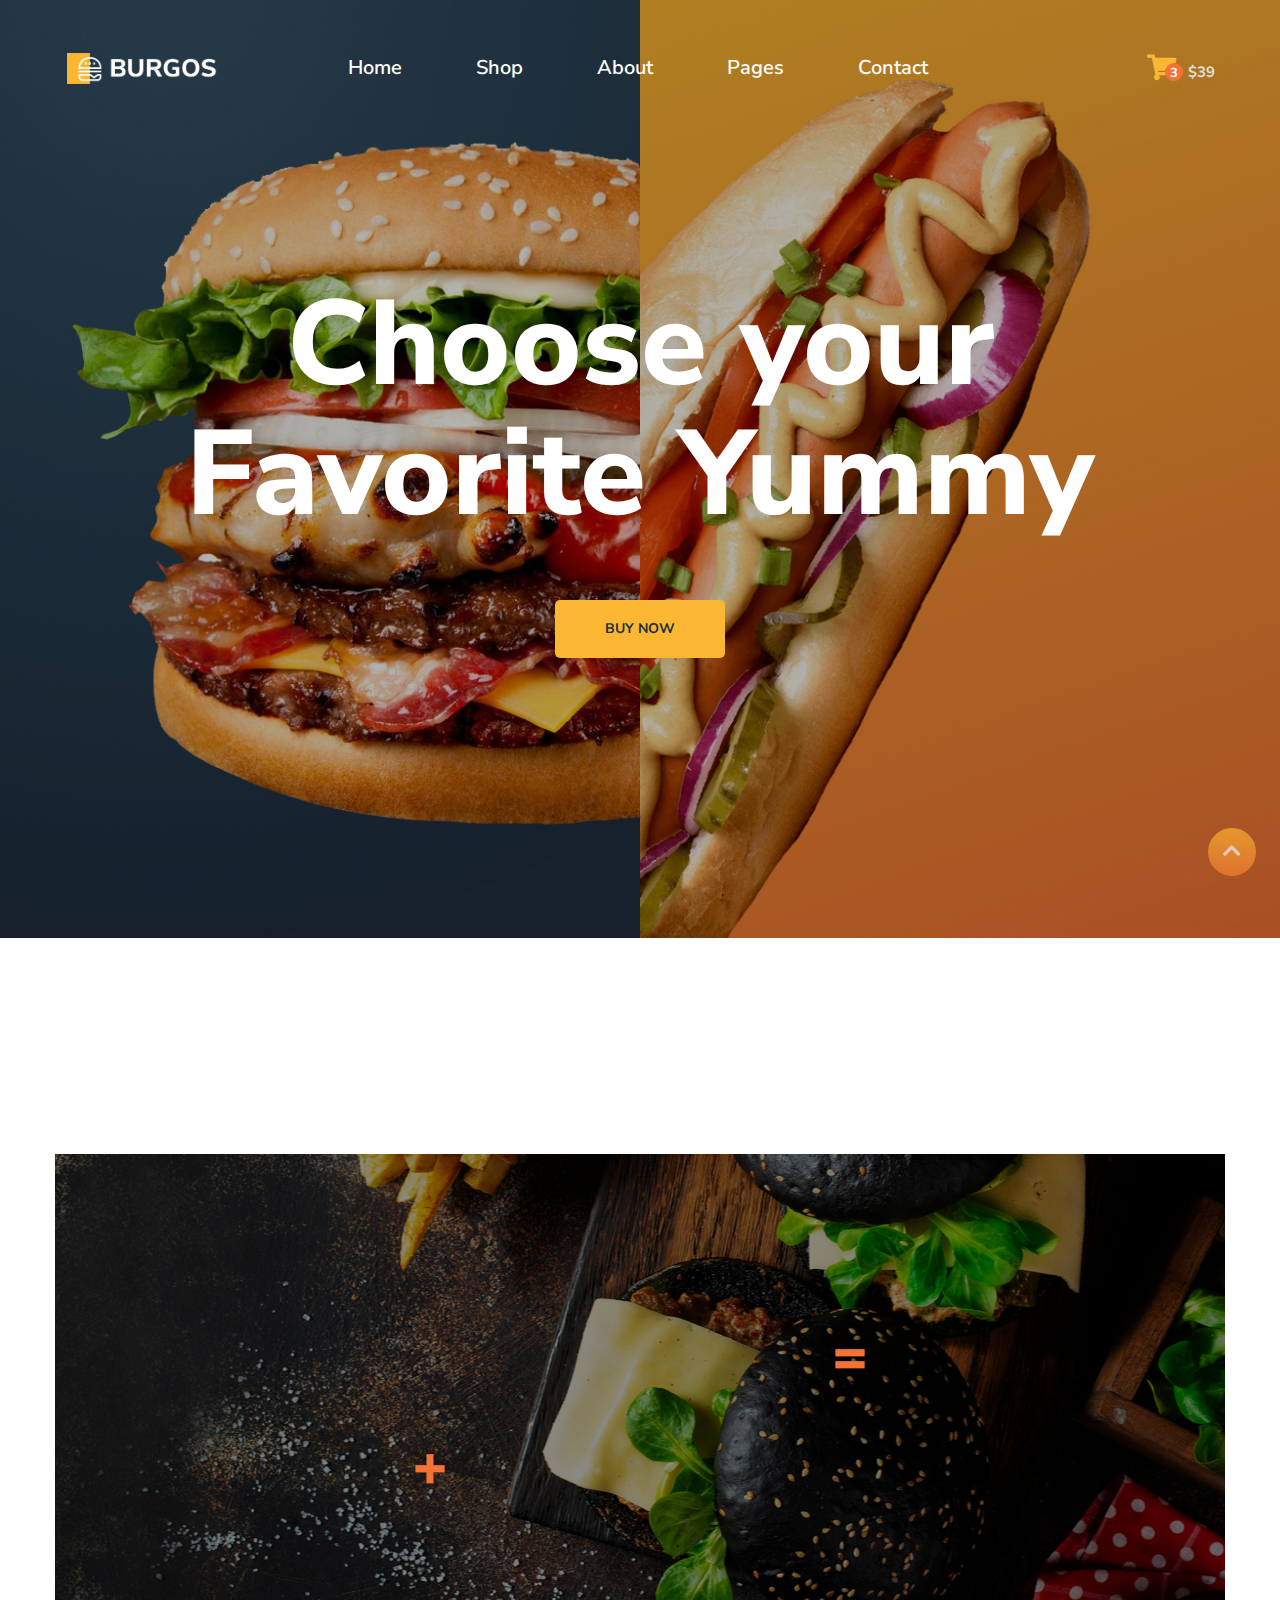
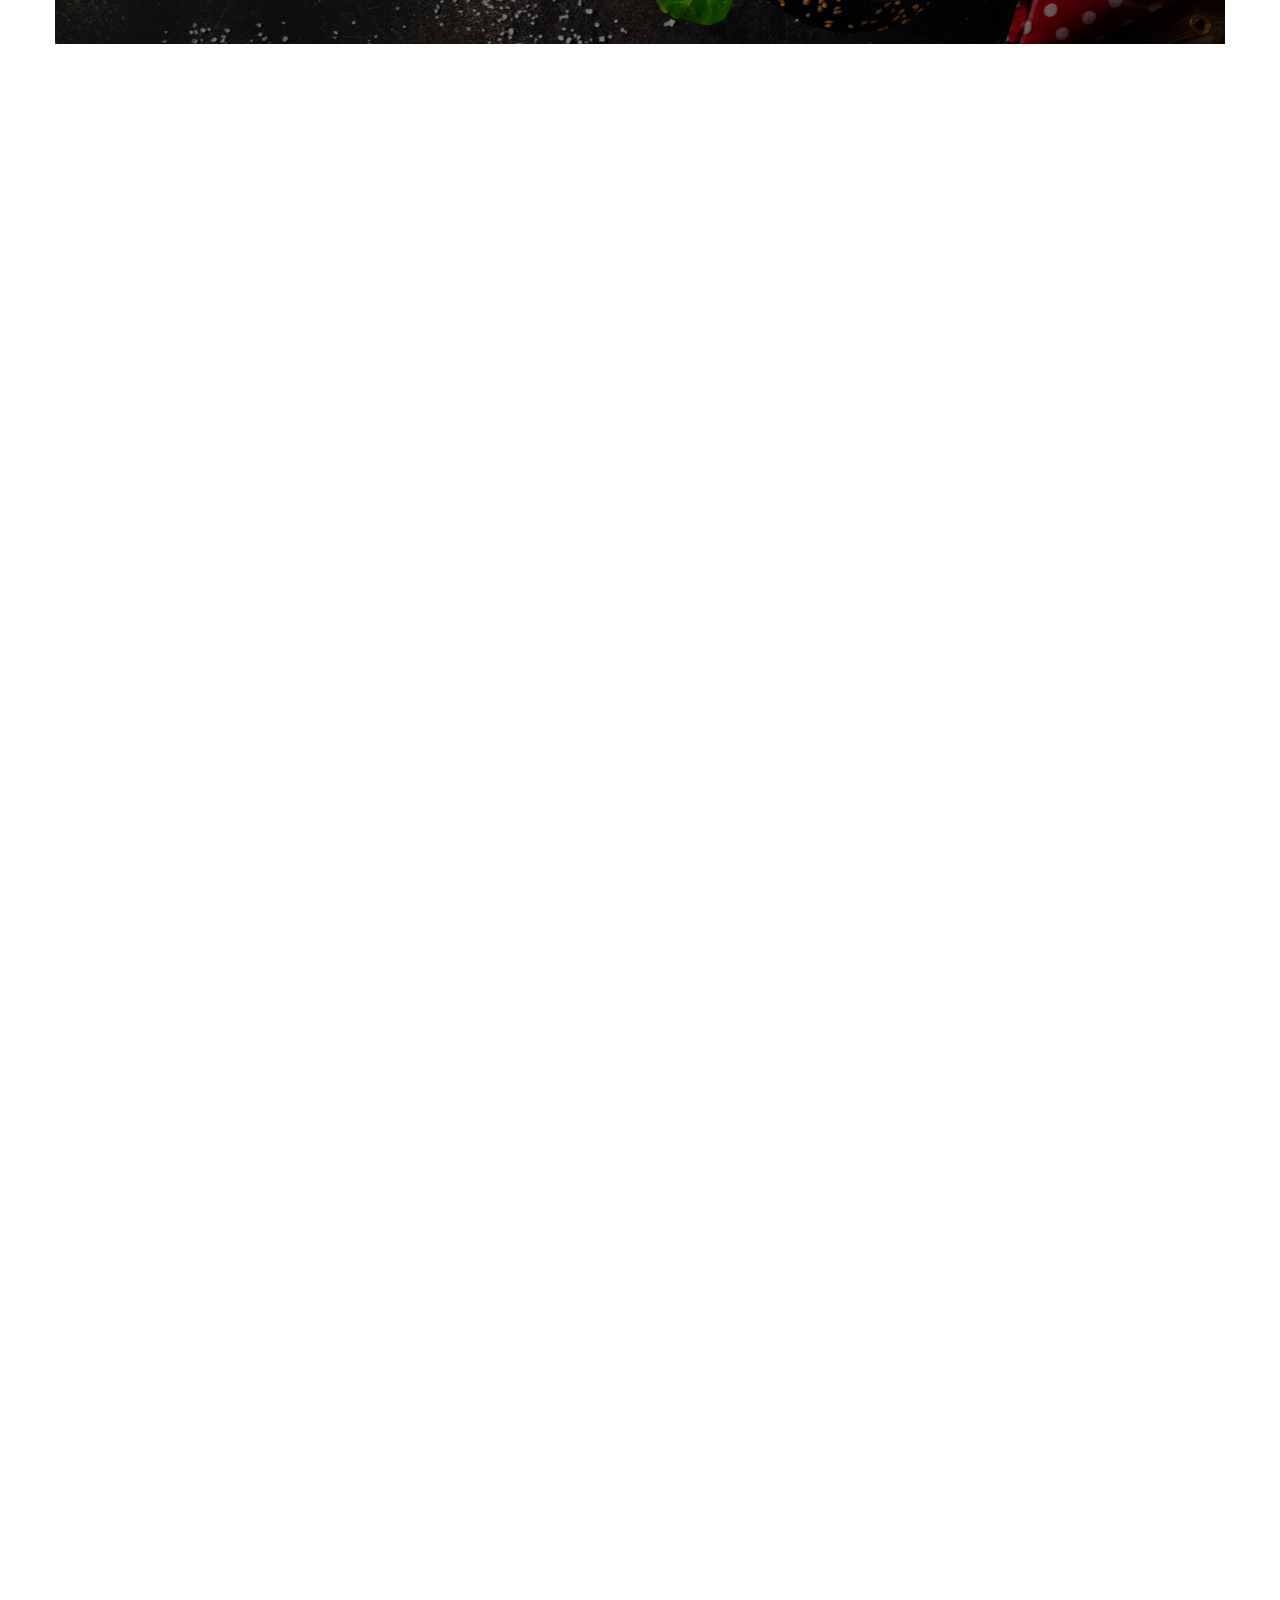
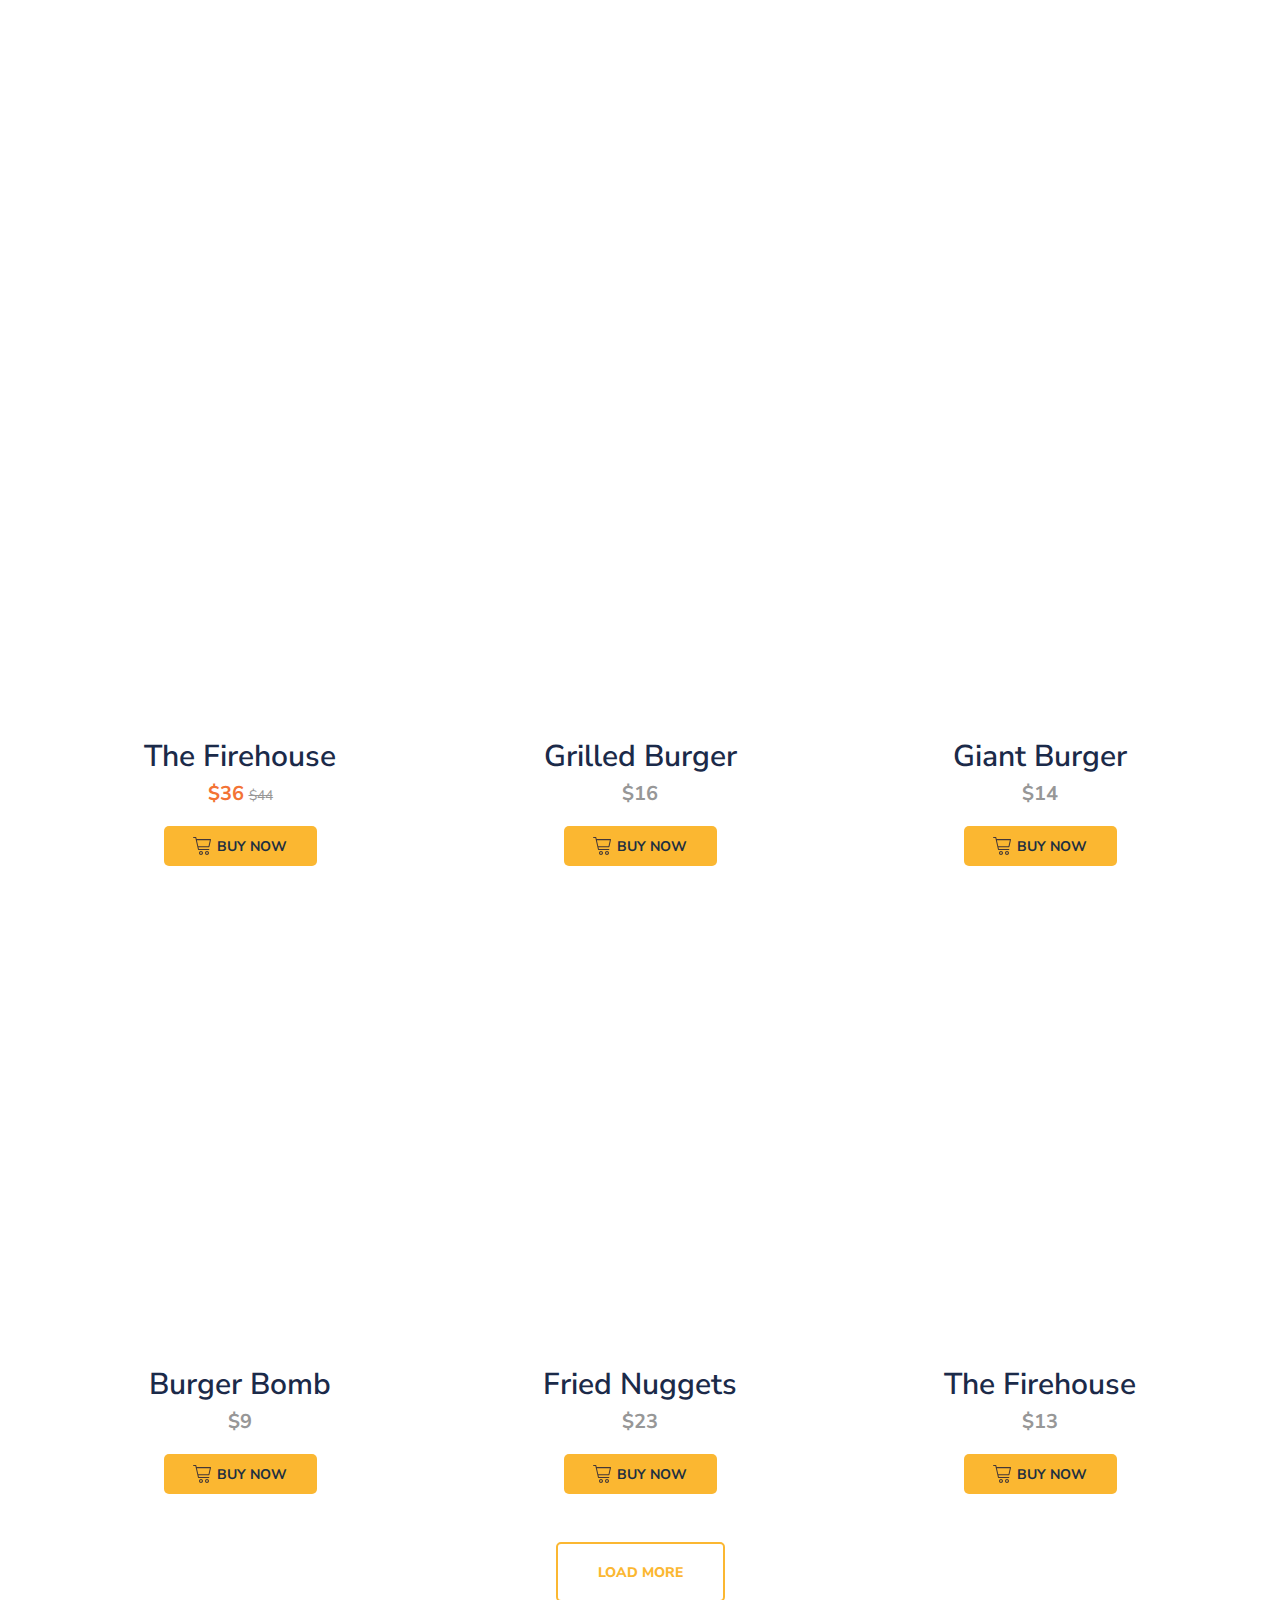
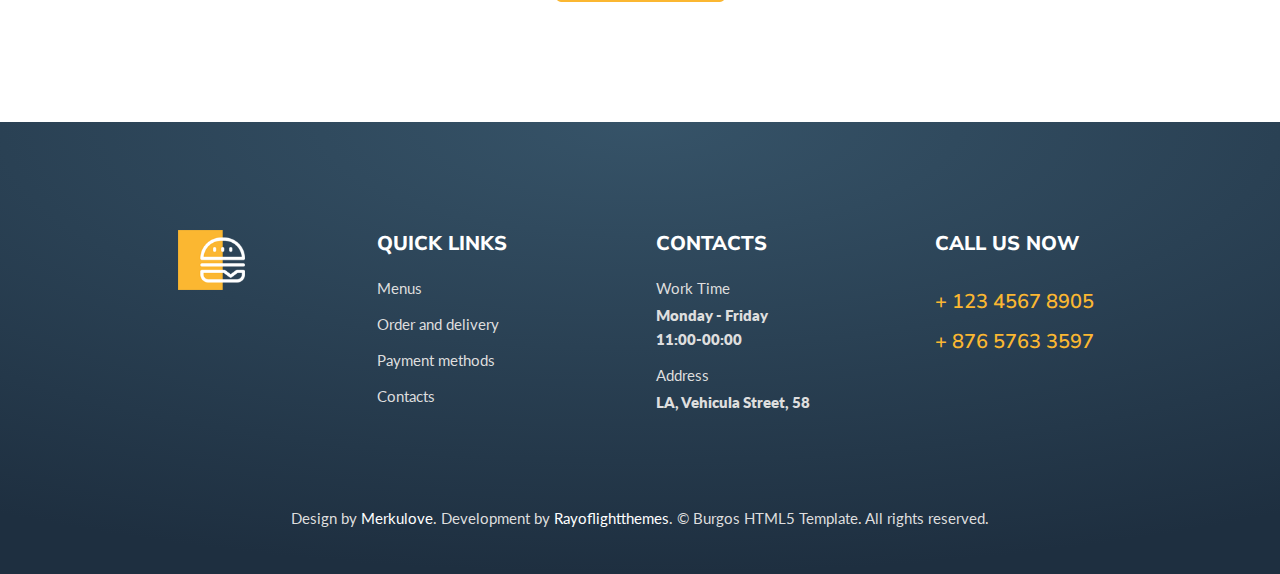
<file: home2.html>
<!doctype html>
<html lang="zxx">
  
<!-- Mirrored from rayoflightthemes.com/htmltemplates/burgos_street_food_html5_template/burgos_html/home2.html by HTTrack Website Copier/3.x [XR&CO'2014], Fri, 29 Mar 2024 14:31:04 GMT -->
<head>
    <title>Burgos – Street Food HTML5 Template</title>
    <meta charset="utf-8">
    <meta name="viewport" content="width=device-width, initial-scale=1, shrink-to-fit=no">
    <meta name="description" content="">
    <meta name="author" content="">
    <link rel="icon" href="images/favicon.ico">    
    <!-- Google fonts -->
    <link href="https://fonts.googleapis.com/css2?family=Lato&amp;display=swap" rel="stylesheet"> 
    <link href="https://fonts.googleapis.com/css2?family=Nunito+Sans:wght@400;600;700;800;900&amp;display=swap" rel="stylesheet">  
    <!-- Styles -->
    <link rel="stylesheet" href="css/bootstrap.css">
    <link rel="stylesheet" href="css/animate.css">     
    <link rel="stylesheet" href="css/owl.carousel.min.css">
    <link rel="stylesheet" href="css/owl.theme.default.min.css">
    <link rel="stylesheet" href="css/lightbox.css">      
    <link rel="stylesheet" href="css/fontawesome.css">     
    <!-- Custom styles -->
    <link href="style.css" type="text/css" rel="stylesheet">
  </head>
  <body>
  <div class="top-fixed">  
    <div class="container smallscreen-wrapper1 pr0">
      <div class="row overflows smallscreen-wrapper">
        <div class="col-lg-2 col-12 text-center">
          <a class="navbar-brand" href="index.html"><img src="images/logo_light.png" alt="Burgos"></a>
        </div>   
        <div class="col-lg-10 col-12 navbar-wrapper">
          <nav class="navbar navbar-expand-lg">
            <button class="navbar-toggler first-button" type="button" data-toggle="collapse" data-target="#main_nav"
            aria-controls="main_nav" aria-expanded="false" aria-label="Toggle navigation">
            <span class="animated-icon1"><span></span><span></span><span></span></span>
            </button> 
            <div class="collapse navbar-collapse" id="main_nav">
              <ul class="navbar-nav">
	              <li class="nav-item dropdown">
		              <a class="nav-link" href="#" data-toggle="dropdown"> Home <i class="dropdown-icon fa fa-chevron-down"></i></a>
	                <ul class="dropdown-menu fade-down">
		                <li><a class="dropdown-item" href="index.html"> Home style 1</a></li>
		                <li><a class="dropdown-item" href="home2.html"> Home style 2 </a></li>
                    <li><a class="dropdown-item" href="home3.html"> Home style 3 </a></li>
	                </ul>
	              </li>
                <li class="nav-item dropdown">
                	<a class="nav-link" href="#" data-toggle="dropdown">Shop <i class="dropdown-icon fa fa-chevron-down"></i></a>
	                <ul class="dropdown-menu fade-down">
		                <li><a class="dropdown-item" href="menus.html">Menus</a></li>
                    <li><a class="dropdown-item" href="product.html">Product</a></li>		                
                    <li><a class="dropdown-item" href="cart.html">Shopping Cart</a></li>
	                </ul>
                </li>
	              <li class="nav-item">
		              <a class="nav-link" href="about.html">About</a>
	              </li>
                <li class="nav-item dropdown">
		              <a class="nav-link" href="#" data-toggle="dropdown">Pages <i class="dropdown-icon fa fa-chevron-down"></i></a>
	                <ul class="dropdown-menu fade-down">
		                <li><a class="dropdown-item" href="blog.html">Blog</a></li>
		                <li><a class="dropdown-item" href="blog-single.html">Blog single</a></li>		                
                    <li><a class="dropdown-item" href="gallery.html">Gallery</a></li>
		                <li><a class="dropdown-item" href="error.html">404 error page</a></li>		              
                  </ul>
	              </li>
                <li class="nav-item">
		              <a class="nav-link" href="contact.html">Contact</a>
	              </li>
              </ul>
            </div>
          </nav>     
          <!-- Card and shop icon --> 
          <div class="smallscreen">
            <div class="shop-icon navbar">
              <div class="nav-item dropdown">
		            <a href="#" data-toggle="dropdown">
                  <i class="fas fa-shopping-cart"></i>
                  <span class="totalnumberitems">3</span>
                  <span class="shop-icon-total">$39</span>
                </a>               
                <div class="dropdown-menu fade-down dropdown-menu-right">
                  <div class="card">
                    <div class="card-body">
                      <div class="row justify-content-center pb-1">
                        <div class="col-4">
                          <img src="images/1.png" alt="...">
                        </div>
                        <div class="col-8">
                          <h4 class="mb-0">Chicken Burger</h4> 
                          <span>$12</span>
                        </div>
                      </div>
                      <div class="row justify-content-center pb-1">
                        <div class="col-4">
                          <img src="images/2.png" alt="...">
                        </div>
                        <div class="col-8">
                          <h4 class="mb-0">Beef Burger</h4>
                          <span>$15</span>                     
                        </div>
                      </div>
                      <div class="row justify-content-center pb-2">
                        <div class="col-4">
                          <img src="images/3.png" alt="...">
                        </div>
                        <div class="col-8">
                          <h4 class="mb-0">Classic Burger</h4>
                          <span>$12</span>                     
                          </div>
                      </div>
                      <div class="line"></div>
                      <div class="col-12 pb-1half pt-1">
                        <div class="row no-gutters">
                          <div class="col-6">
                          <h4>TOTAL</h4> 
                          </div>
                          <div class="col-6 text-right">
                            <h4><b>$39</b></h4> 
                          </div>
                        </div>  
                      </div>
                      <div class="line mb-1"></div>
                      <div class="col-12 text-center">
                        <a href="#" class="custom-button2">Checkout</a>
                      </div>
                    </div>
                  </div>
                </div>
              </div>
            </div>
          </div>
          </div> 
        </div> 
        <!-- row smallscreen wrapper --> 
      </div> 
    </div> 
    <header class="hero-wrapper2">
      <div class="container">
        <div class="row">
          <div data-josh-anim-name="fadeInUpBig" class="josh-js col hero-wrapper2-text">
            <h1>Choose your <br>Favorite Yummy</h1> 
            <a class="custom-button1" href="https://themeforest.net/user/rayoflightt?ref=rayoflightt">Buy now</a> 
          </div> 
        </div> 
      </div> 
    </header>
  <main>
  <div class="container overflow-hidden-small pt-4">
    <section class="row featured-products no-gutters mt-5 mb-5"><!-- Featured products -->
    <div class="plus-sign"></div>
    <div class="equal-sign"></div>
    <div class="col-md-4">
      <div data-josh-anim-name="fadeInLeftBig" class="josh-js fp-burger">
        <img src="images/fp-burger.png" alt="#">
        <div class="text">
          <h3>Classic Burger</h3>
          <h4>250g</h4>
          <h5>$9</h5>
        </div> 
      </div>  
    </div> 
    <div class="col-md-4">
      <div data-josh-anim-name="fadeInLeft" class="josh-js fp-fries">
        <img src="images/fp-fries.png" alt="#">
        <div class="text">
          <h3>Fries</h3>
          <h4>120g</h4>
          <h5>$5</h5>
        </div> 
      </div>  
    </div> 
    <div class="col-md-4">
      <div data-josh-anim-name="heartBeat" class="josh-js fp-drink">
        <img src="images/fp-drink.png" alt="#">
        <div class="text">
          <h3>Pepsi Cola</h3>
          <h3><span>FOR FREE</span></h3>
          <h4>500g</h4>
          <h5>$9</h5>
        </div> 
       </div> 
      </div> 
    </section>
    <section><!-- menus -->      
      <div class="row menus align-items-center custom-gutters1 mb-4">    
        <div  data-josh-anim-name="fadeInLeftBig" class="josh-js col-md-6 col-12 mb-2">    
          <h2 class="maintitle maintitle800 mb-1">Explore <br>  Burgos Menus</h2> 
          <a href="menus.html" class="custom-button1 mt-1half">menus</a> 
        </div> 
        <div data-josh-anim-name="fadeInRight" class="josh-js col-md-6 col-12 products"> 
          <div class="row text-center"> 
            <div class="col-6"> 
              <a href="menus.html" class="product menus2">
                <div class="image-wrapper">
                    <img src="images/snacks.png" alt=".">
                </div>   
                <h4 class="menutitle">SNACKS</h4> 
              </a>
              <a href="menus.html" class="product menus2">
                <div class="image-wrapper">
                  <img src="images/burgers.png" alt=".">
                </div>     
                <h4 class="menutitle">BURGERS</h4> 
              </a>                  
            </div>          
            <div class="col-6 mt-2"> 
              <a href="menus.html" class="product menus2">
                <div class="image-wrapper">
                  <img src="images/drinks.png" alt=".">
                </div>    
                <h4 class="menutitle">DRINKS</h4> 
              </a>
              <a href="menus.html" class="product menus2">
                <div class="image-wrapper">
                  <img src="images/buritos.png" alt=".">
                </div>   
                <h4 class="menutitle">BURITOS</h4> 
              </a>   
            </div>         
          </div> 
        </div>
      </div> 
    </section>
  </div>    
  <section><!-- Banners -->      
    <div class="row banners banners2 no-gutters mb-3"> 
      <div data-josh-anim-name="fadeInLeft" class="josh-js col-lg-6 mb-1 text-center">
        <div class="banner2-wrapper">
          <div class="banner2">
            <div class="mask">
              <h2>FREE DELIVERY</h2> 
               <p>Aliquam gravida sapien ut augue sagittis viverra. Sed fermentum consequat scelerisque.</p>
               <a class="custom-button1" href="cart.html">Buy now</a>
             </div> 
           </div>  
          </div>  
        </div>   
        <div data-josh-anim-name="fadeInRight" class="josh-js col-lg-6 mb-1 mt5 text-center">
        <div class="banner1-wrapper">
          <div class="banner1">
            <div class="mask">
              <h6 class="label">sale</h6> 
              <h3>-30%</h3>
              <p>Quisque nec libero ut sapien dictum commodo. Nam ac felis id libero rutrum pharetra eu non lacus</p>
              <a class="custom-button1" href="menus.html">Buy now</a>               
            </div>
          </div> 
        </div>
      </div> 
    </div>
  </section>
  <section class="container"><!-- Products --> 
    <div id="loadMore" class="row products mb-3 custom-gutters1">
      <div data-josh-anim-name="fadeInLeft" class="josh-js col-12 mb-2">
        <h2 class="maintitle">Our products</h2> 
      </div> 
        <div class="col-md-4 col-sm-6 mb-1half item text-center">
          <div class="product featured-product">
            <div data-josh-anim-name="fadeIn" class="josh-js image-wrapper">
              <a href="product.html">
                <h6 class="label">-30%</h6>
                <img class="p-image" src="images/product1b.png" alt=".">
              </a>  
            </div>   
            <h3 class="pricetitle1">The Firehouse</h3> 
            <h3 class="pricetitle">$36 <span>$44</span></h3>
            <button type="button" class="custom-button2a" data-toggle="modal" data-target="#exampleModal1">
              Buy now<span></span>
            </button> 
            <!-- modal popup --> 
            <div class="modal custom-modal fade bd-example-modal-lg" id="exampleModal1" tabindex="-1" role="dialog" aria-hidden="true">
              <div class="modal-dialog modal-lg" role="document">
                <div class="modal-content">
                  <div class="modal-header">
                    <button type="button" class="close" data-dismiss="modal" aria-label="Close">
                      <img src="images/close2.png" alt="close"/>
                    </button>
                  </div>
                  <div class="modal-body">
                    <h3 class="modaltitle">ADDED TO CART</h3>                   
                  	  <div class="col-lg-12 text-left p-0">
			                  <table class="table table-responsive-md">
				                  <tbody>
				                    <tr>
					                    <td>
					                    <div class="row product1 align-items-center">
								                <div class="col-3">
									                <img src="images/product-image.png" alt="..."/>
								                </div>
							                  <div class="col-9 pl-1">
									                <h4>The Firehouse</h4>
									                <span class="gram">345g</span>
							                  </div>
						                  </div>
					                    </td>
					                    <td> 
                                <span class="cartprice">$36</span> 
                              </td>
					                    <td class="text-right">
							                  <button><img src="images/close2.png" alt="close"/></button>								
						                  </td>
				                    </tr>				  
				                  </tbody>
			                  </table>
                        <div class="row mt-1">
                          <div class="col mt-1half text-right">
                            <a href="cart.html" class="custom-button1 mr-0 mb-1">View Cart</a>		
				                    <a href="#" class="custom-button3 ml-4">Continue</a>  
				                  </div>
                        </div>
                      </div>
                    </div>       
                  </div>
                </div>
              </div> 
          </div>
        </div>
        <div class="col-md-4 col-sm-6 mb-1half item text-center">
          <div class="product">
            <div data-josh-anim-name="fadeIn" class="josh-js image-wrapper">
              <a href="product.html">
                <img class="p-image" src="images/product2b.png" alt="#">
              </a>
            </div>   
            <h3 class="pricetitle1">Grilled Burger</h3> 
            <h3 class="pricetitle">$16</h3>
            <button type="button" class="custom-button2a" data-toggle="modal" data-target="#exampleModal2">
              Buy now<span></span>
            </button> 
            <!-- modal popup --> 
            <div class="modal custom-modal fade bd-example-modal-lg" id="exampleModal2" tabindex="-1" role="dialog" aria-hidden="true">
              <div class="modal-dialog modal-lg" role="document">
                <div class="modal-content">
                  <div class="modal-header">
                    <button type="button" class="close" data-dismiss="modal" aria-label="Close">
                      <img src="images/close2.png" alt="close"/>
                    </button>
                  </div>
                  <div class="modal-body">
                    <h3 class="modaltitle">ADDED TO CART</h3>                   
                  	  <div class="col-lg-12 text-left p-0">
			                  <table class="table table-responsive-md">
				                  <tbody>
				                    <tr>
					                    <td>
					                    <div class="row product1 align-items-center">
								                <div class="col-3">
									                <img src="images/product-image.png" alt="..."/>
								                </div>
							                  <div class="col-9 pl-1">
									                <h4>Grilled Burgers</h4>
									                <span class="gram">345g</span>
							                  </div>
						                  </div>
					                    </td>
					                    <td> 
                                <span class="cartprice">$16</span> 
                              </td>
					                    <td class="text-right">
							                  <button><img src="images/close2.png" alt="close"/></button>								
						                  </td>
				                    </tr>				  
				                  </tbody>
			                  </table>
                        <div class="row mt-1">
                          <div class="col mt-1half text-right">
                            <a href="cart.html" class="custom-button1 mr-0 mb-1">View Cart</a>		
				                    <a href="#" class="custom-button3 ml-4">Continue</a>  
				                  </div>
                        </div>
                      </div>
                    </div>       
                  </div>
                </div>
              </div> 
          </div>
        </div>
        <div class="col-md-4 col-sm-6 mb-1half item text-center">
          <div class="product">
            <div data-josh-anim-name="fadeIn" class="josh-js image-wrapper">
              <a href="product.html">
                <img class="p-image" src="images/product3b.png" alt="#">
              </a>
            </div>   
            <h3 class="pricetitle1">Giant Burger</h3> 
            <h3 class="pricetitle">$14</h3>
            <button type="button" class="custom-button2a" data-toggle="modal" data-target="#exampleModal3">
              Buy now<span></span>
            </button> 
            <!-- modal popup --> 
            <div class="modal custom-modal fade bd-example-modal-lg" id="exampleModal3" tabindex="-1" role="dialog" aria-hidden="true">
              <div class="modal-dialog modal-lg" role="document">
                <div class="modal-content">
                  <div class="modal-header">
                    <button type="button" class="close" data-dismiss="modal" aria-label="Close">
                      <img src="images/close2.png" alt="close"/>
                    </button>
                  </div>
                  <div class="modal-body">
                    <h3 class="modaltitle">ADDED TO CART</h3>                   
                  	  <div class="col-lg-12 text-left p-0">
			                  <table class="table table-responsive-md">
				                  <tbody>
				                    <tr>
					                    <td>
					                    <div class="row product1 align-items-center">
								                <div class="col-3">
									                <img src="images/product-image.png" alt="..."/>
								                </div>
							                  <div class="col-9 pl-1">
									                <h4>Giant Burger</h4>
									                <span class="gram">345g</span>
							                  </div>
						                  </div>
					                    </td>
					                    <td> 
                                <span class="cartprice">$14</span> 
                              </td>
					                    <td class="text-right">
							                  <button><img src="images/close2.png" alt="close"/></button>								
						                  </td>
				                    </tr>				  
				                  </tbody>
			                  </table>
                        <div class="row mt-1">
                          <div class="col mt-1half text-right">
                            <a href="cart.html" class="custom-button1 mr-0 mb-1">View Cart</a>		
				                    <a href="#" class="custom-button3 ml-4">Continue</a>  
				                  </div>
                        </div>
                      </div>
                    </div>       
                  </div>
                </div>
              </div> 
          </div>
        </div>
        <div class="col-md-4 col-sm-6 mb-1half item text-center">
          <div class="product">
            <div data-josh-anim-name="fadeIn" class="josh-js image-wrapper">
              <a href="product.html">
                <img class="p-image" src="images/product4b.png" alt="#">
              </a>
            </div>   
            <h3 class="pricetitle1">Burger Bomb</h3> 
            <h3 class="pricetitle">$9</h3>
            <button type="button" class="custom-button2a" data-toggle="modal" data-target="#exampleModal4">
              Buy now<span></span>
            </button> 
            <!-- modal popup --> 
            <div class="modal custom-modal fade bd-example-modal-lg" id="exampleModal4" tabindex="-1" role="dialog" aria-hidden="true">
              <div class="modal-dialog modal-lg" role="document">
                <div class="modal-content">
                  <div class="modal-header">
                    <button type="button" class="close" data-dismiss="modal" aria-label="Close">
                      <img src="images/close2.png" alt="close"/>
                    </button>
                  </div>
                  <div class="modal-body">
                    <h3 class="modaltitle">ADDED TO CART</h3>                   
                  	  <div class="col-lg-12 text-left p-0">
			                  <table class="table table-responsive-md">
				                  <tbody>
				                    <tr>
					                    <td>
					                    <div class="row product1 align-items-center">
								                <div class="col-3">
									                <img src="images/product-image.png" alt="..."/>
								                </div>
							                  <div class="col-9 pl-1">
									                <h4>Burger Bomb</h4>
									                <span class="gram">345g</span>
							                  </div>
						                  </div>
					                    </td>
					                    <td> 
                                <span class="cartprice">$9</span> 
                              </td>
					                    <td class="text-right">
							                  <button><img src="images/close2.png" alt="close"/></button>								
						                  </td>
				                    </tr>				  
				                  </tbody>
			                  </table>
                        <div class="row mt-1">
                          <div class="col mt-1half text-right">
                            <a href="cart.html" class="custom-button1 mr-0 mb-1">View Cart</a>		
				                    <a href="#" class="custom-button3 ml-4">Continue</a>  
				                  </div>
                        </div>
                      </div>
                    </div>       
                  </div>
                </div>
              </div> 
          </div>
        </div>
        <div class="col-md-4 col-sm-6 mb-1half item text-center">
          <div class="product">
            <div data-josh-anim-name="fadeIn" class="josh-js image-wrapper">
              <a href="product.html">
                <img class="p-image" src="images/product5b.png" alt="#">
              </a>
            </div>   
            <h3 class="pricetitle1">Fried Nuggets</h3> 
            <h3 class="pricetitle">$23</h3>
            <button type="button" class="custom-button2a" data-toggle="modal" data-target="#exampleModal5">
              Buy now<span></span>
            </button> 
            <!-- modal popup --> 
            <div class="modal custom-modal fade bd-example-modal-lg" id="exampleModal5" tabindex="-1" role="dialog" aria-hidden="true">
              <div class="modal-dialog modal-lg" role="document">
                <div class="modal-content">
                  <div class="modal-header">
                    <button type="button" class="close" data-dismiss="modal" aria-label="Close">
                      <img src="images/close2.png" alt="close"/>
                    </button>
                  </div>
                  <div class="modal-body">
                    <h3 class="modaltitle">ADDED TO CART</h3>                   
                  	  <div class="col-lg-12 text-left p-0">
			                  <table class="table table-responsive-md">
				                  <tbody>
				                    <tr>
					                    <td>
					                    <div class="row product1 align-items-center">
								                <div class="col-3">
									                <img src="images/product-image.png" alt="..."/>
								                </div>
							                  <div class="col-9 pl-1">
									                <h4>Fried Nuggets</h4>
									                <span class="gram">345g</span>
							                  </div>
						                  </div>
					                    </td>
					                    <td> 
                                <span class="cartprice">$23</span> 
                              </td>
					                    <td class="text-right">
							                  <button><img src="images/close2.png" alt="close"/></button>								
						                  </td>
				                    </tr>				  
				                  </tbody>
			                  </table>
                        <div class="row mt-1">
                          <div class="col mt-1half text-right">
                            <a href="cart.html" class="custom-button1 mr-0 mb-1">View Cart</a>		
				                    <a href="#" class="custom-button3 ml-4">Continue</a>  
				                  </div>
                        </div>
                      </div>
                    </div>       
                  </div>
                </div>
              </div> 
          </div>
        </div>
        <div class="col-md-4 col-sm-6 mb-1half item text-center">
          <div class="product">
            <div data-josh-anim-name="fadeIn" class="josh-js image-wrapper">
              <a href="product.html">
                <img class="p-image" src="images/product6b.png" alt="#">
              </a>
            </div>   
            <h3 class="pricetitle1">The Firehouse</h3> 
            <h3 class="pricetitle">$13</h3>
            <button type="button" class="custom-button2a" data-toggle="modal" data-target="#exampleModal6">
              Buy now<span></span>
            </button> 
            <!-- modal popup --> 
            <div class="modal custom-modal fade bd-example-modal-lg" id="exampleModal6" tabindex="-1" role="dialog" aria-hidden="true">
              <div class="modal-dialog modal-lg" role="document">
                <div class="modal-content">
                  <div class="modal-header">
                    <button type="button" class="close" data-dismiss="modal" aria-label="Close">
                      <img src="images/close2.png" alt="close"/>
                    </button>
                  </div>
                  <div class="modal-body">
                    <h3 class="modaltitle">ADDED TO CART</h3>                   
                  	  <div class="col-lg-12 text-left p-0">
			                  <table class="table table-responsive-md">
				                  <tbody>
				                    <tr>
					                    <td>
					                    <div class="row product1 align-items-center">
								                <div class="col-3">
									                <img src="images/product-image.png" alt="..."/>
								                </div>
							                  <div class="col-9 pl-1">
									                <h4>The Firehouse</h4>
									                <span class="gram">345g</span>
							                  </div>
						                  </div>
					                    </td>
					                    <td> 
                                <span class="cartprice">$13</span> 
                              </td>
					                    <td class="text-right">
							                  <button><img src="images/close2.png" alt="close"/></button>								
						                  </td>
				                    </tr>				  
				                  </tbody>
			                  </table>
                        <div class="row mt-1">
                          <div class="col mt-1half text-right">
                            <a href="cart.html" class="custom-button1 mr-0 mb-1">View Cart</a>		
				                    <a href="#" class="custom-button3 ml-4">Continue</a>  
				                  </div>
                        </div>
                      </div>
                    </div>       
                  </div>
                </div>
              </div> 
          </div>
        </div>
        <div class="col-md-4 col-sm-6 mb-1half item text-center">
          <div class="product">
            <div data-josh-anim-name="fadeIn" class="josh-js image-wrapper">
              <a href="product.html">
                <img class="p-image" src="images/product7b.png" alt="#">
              </a>
            </div>   
            <h3 class="pricetitle1">Party Kit</h3> 
            <h3 class="pricetitle">$50</h3>
            <button type="button" class="custom-button2a" data-toggle="modal" data-target="#exampleModal7">
              Buy now<span></span>
            </button> 
            <!-- modal popup --> 
            <div class="modal custom-modal fade bd-example-modal-lg" id="exampleModal7" tabindex="-1" role="dialog" aria-hidden="true">
              <div class="modal-dialog modal-lg" role="document">
                <div class="modal-content">
                  <div class="modal-header">
                    <button type="button" class="close" data-dismiss="modal" aria-label="Close">
                      <img src="images/close2.png" alt="close"/>
                    </button>
                  </div>
                  <div class="modal-body">
                    <h3 class="modaltitle">ADDED TO CART</h3>                   
                  	  <div class="col-lg-12 text-left p-0">
			                  <table class="table table-responsive-md">
				                  <tbody>
				                    <tr>
					                    <td>
					                    <div class="row product1 align-items-center">
								                <div class="col-3">
									                <img src="images/product-image.png" alt="..."/>
								                </div>
							                  <div class="col-9 pl-1">
									                <h4>Party Kit</h4>
									                <span class="gram">345g</span>
							                  </div>
						                  </div>
					                    </td>
					                    <td> 
                                <span class="cartprice">$50</span> 
                              </td>
					                    <td class="text-right">
							                  <button><img src="images/close2.png" alt="close"/></button>								
						                  </td>
				                    </tr>				  
				                  </tbody>
			                  </table>
                        <div class="row mt-1">
                          <div class="col mt-1half text-right">
                            <a href="cart.html" class="custom-button1 mr-0 mb-1">View Cart</a>		
				                    <a href="#" class="custom-button3 ml-4">Continue</a>  
				                  </div>
                        </div>
                      </div>
                    </div>       
                  </div>
                </div>
              </div> 
         </div>
        </div>
        <div class="col-md-4 col-sm-6 mb-1half item text-center">
          <div class="product">
            <div data-josh-anim-name="fadeIn" class="josh-js image-wrapper">
              <a href="product.html">
                <img class="p-image" src="images/product8b.png" alt="#">
              </a>
            </div>   
            <h3 class="pricetitle1">Vegan Burger</h3> 
            <h3 class="pricetitle">$16</h3>
            <button type="button" class="custom-button2a" data-toggle="modal" data-target="#exampleModal8">
              Buy now<span></span>
            </button> 
            <!-- modal popup --> 
            <div class="modal custom-modal fade bd-example-modal-lg" id="exampleModal8" tabindex="-1" role="dialog" aria-hidden="true">
              <div class="modal-dialog modal-lg" role="document">
                <div class="modal-content">
                  <div class="modal-header">
                    <button type="button" class="close" data-dismiss="modal" aria-label="Close">
                      <img src="images/close2.png" alt="close"/>
                    </button>
                  </div>
                  <div class="modal-body">
                    <h3 class="modaltitle">ADDED TO CART</h3>                   
                  	  <div class="col-lg-12 text-left p-0">
			                  <table class="table table-responsive-md">
				                  <tbody>
				                    <tr>
					                    <td>
					                    <div class="row product1 align-items-center">
								                <div class="col-3">
									                <img src="images/product-image.png" alt="..."/>
								                </div>
							                  <div class="col-9 pl-1">
									                <h4>Vegan Burger</h4>
									                <span class="gram">345g</span>
							                  </div>
						                  </div>
					                    </td>
					                    <td> 
                                <span class="cartprice">$16</span> 
                              </td>
					                    <td class="text-right">
							                  <button><img src="images/close2.png" alt="close"/></button>								
						                  </td>
				                    </tr>				  
				                  </tbody>
			                  </table>
                        <div class="row mt-1">
                          <div class="col mt-1half text-right">
                            <a href="cart.html" class="custom-button1 mr-0 mb-1">View Cart</a>		
				                    <a href="#" class="custom-button3 ml-4">Continue</a>  
				                  </div>
                        </div>
                      </div>
                    </div>       
                  </div>
                </div>
              </div> 
          </div>
        </div>
        <div class="col-md-4 col-sm-6 mb-1half item text-center">
          <div class="product">
            <div data-josh-anim-name="fadeIn" class="josh-js image-wrapper">
              <a href="product.html">
                <img class="p-image" src="images/product9b.png" alt="#">
              </a>
            </div>   
            <h3 class="pricetitle1">Fast Food</h3> 
            <h3 class="pricetitle">$18</h3>
            <button type="button" class="custom-button2a" data-toggle="modal" data-target="#exampleModal9">
              Buy now<span></span>
            </button> 
            <!-- modal popup --> 
            <div class="modal custom-modal fade bd-example-modal-lg" id="exampleModal9" tabindex="-1" role="dialog" aria-hidden="true">
              <div class="modal-dialog modal-lg" role="document">
                <div class="modal-content">
                  <div class="modal-header">
                    <button type="button" class="close" data-dismiss="modal" aria-label="Close">
                      <img src="images/close2.png" alt="close"/>
                    </button>
                  </div>
                  <div class="modal-body">
                    <h3 class="modaltitle">ADDED TO CART</h3>                   
                  	  <div class="col-lg-12 text-left p-0">
			                  <table class="table table-responsive-md">
				                  <tbody>
				                    <tr>
					                    <td>
					                    <div class="row product1 align-items-center">
								                <div class="col-3">
									                <img src="images/product-image.png" alt="..."/>
								                </div>
							                  <div class="col-9 pl-1">
									                <h4>Fast Food</h4>
									                <span class="gram">345g</span>
							                  </div>
						                  </div>
					                    </td>
					                    <td> 
                                <span class="cartprice">$18</span> 
                              </td>
					                    <td class="text-right">
							                  <button><img src="images/close2.png" alt="close"/></button>								
						                  </td>
				                    </tr>				  
				                  </tbody>
			                  </table>
                        <div class="row mt-1">
                          <div class="col mt-1half text-right">
                            <a href="cart.html" class="custom-button1 mr-0 mb-1">View Cart</a>		
				                    <a href="#" class="custom-button3 ml-4">Continue</a>  
				                  </div>
                        </div>
                      </div>
                    </div>       
                  </div>
                </div>
              </div> 
          </div>
        </div>  
      </div> 
    </section>      
  </main> 
 <!-- Footer -->
  <footer class="footer">
		<div class="container footer-inner">
		  <div class="row pl-5 pr-3 no-gutters">
        <div class="col-lg-6 col-md-12">
          <div class="row no-gutters">
            <div class="col-lg-5 col-md-6 mb-1">
		          <a href="#"><img class="footer-logo" src="images/logo_footer.png" alt="Burgos"></a>
	          </div>
		        <div class="col-lg-7 col-md-6 mb-1">
		          <h3 class="footertitle">Quick links</h3>
              <ul class="footerul">
                <li><a href="#">Menus</a> </li>
				        <li><a href="#">Order and delivery</a> </li>
				        <li><a href="#">Payment methods</a> </li>
					      <li><a href="#">Contacts</a> </li>
              </ul>  
	          </div>
          </div>
        </div>
        <div class="col-lg-6 col-md-12">
          <div class="row no-gutters">
	          <div class="col-lg-7 col-md-6 mb-1">
	            <h3 class="footertitle">Contacts</h3>
              <ul class="footerul">
                <li class="footerul1">Work Time </li>
				        <li class="footerul2">Monday - Friday<br> 11:00-00:00</li>
				        <li class="footerul1">Address </li>
					      <li class="footerul2">LA, Vehicula Street, 58</li>
              </ul>  
		        </div>
            <div class="col-lg-5 col-md-6 mb1">
	            <h3 class="footertitle footertitle2">Call us now</h3>
              <h5 class="footercta">+ 123 4567 8905</h5>
		          <h5 class="footercta">+ 876 5763 3597</h5>
		        </div>
          </div>
        </div>
		  </div>
      <div class="col-12 text-center pt-2">
	      <p>Design by <a href="https://themeforest.net/user/merkulove/portfolio?irgwc=1&amp;clickid=WHBUxY0JUxyLRwlwUx0Mo3EFUkE0Gn3WeVfJxQ0&amp;iradid=275988&amp;irpid=1187830&amp;iradtype=ONLINE_TRACKING_LINK&amp;irmptype=mediapartner&amp;mp_value1=&amp;utm_campaign=af_impact_radius_1187830&amp;utm_medium=affiliate&amp;utm_source=impact_radius">Merkulove</a>. Development by <a href="https://themeforest.net/user/rayoflightt?ref=rayoflightt">Rayoflightthemes</a>. © Burgos HTML5 Template. All rights reserved.</p>
		  </div>
	  </div>
    <div id="toTopBtn" class="fa fa-chevron-up button-top"></div>  
  </footer>
  <script src="js/jquery.js"></script>
  <script src="js/waypoints.js"></script>
  <script src="js/bootstrap.js"></script>
  <script src="js/owl.carousel.min.js"></script>
  <script src="js/isotope.js"></script> 
  <script src="js/imagesloaded.js"></script> 
  <script src="js/lightbox.js"></script> 
  <script src="js/simple-load-more.js"></script>
  <script src="js/josh.min.js"></script>
  <script src="js/flexslider.js"></script>  
  <script src="js/script.js"></script>
  </body>

<!-- Mirrored from rayoflightthemes.com/htmltemplates/burgos_street_food_html5_template/burgos_html/home2.html by HTTrack Website Copier/3.x [XR&CO'2014], Fri, 29 Mar 2024 14:31:19 GMT -->
</html>
</file>
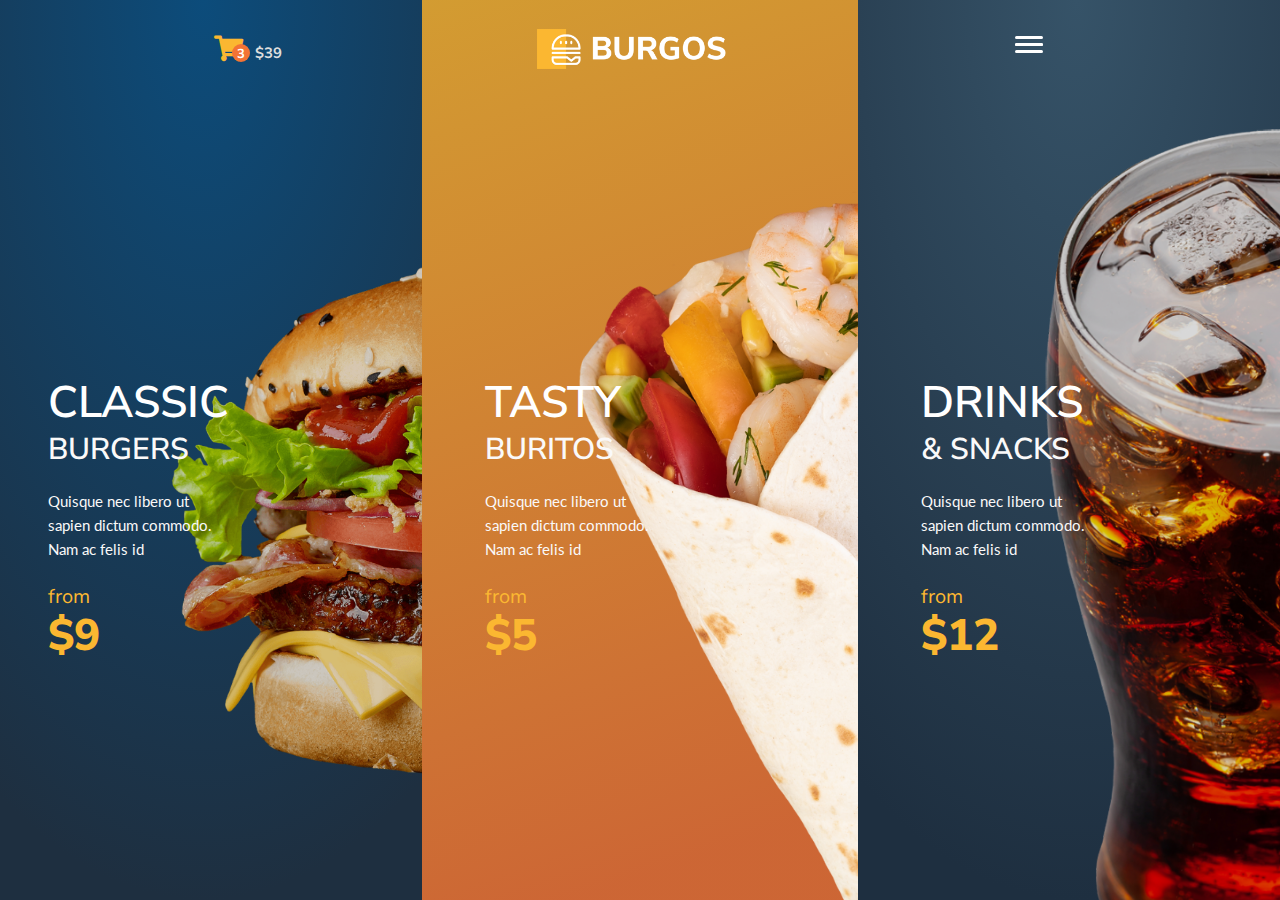
<file: home3.html>
<!doctype html>
<html lang="zxx">
  
<!-- Mirrored from rayoflightthemes.com/htmltemplates/burgos_street_food_html5_template/burgos_html/home3.html by HTTrack Website Copier/3.x [XR&CO'2014], Fri, 29 Mar 2024 14:31:19 GMT -->
<head>
    <title>Burgos – Street Food HTML5 Template</title>
    <meta charset="utf-8">
    <meta name="viewport" content="width=device-width, initial-scale=1, shrink-to-fit=no">
    <meta name="description" content="">
    <meta name="author" content="">
    <link rel="icon" href="images/favicon.ico">    
    <!-- Google fonts -->
    <link href="https://fonts.googleapis.com/css2?family=Lato&amp;display=swap" rel="stylesheet"> 
    <link href="https://fonts.googleapis.com/css2?family=Nunito+Sans:wght@400;600;700;800;900&amp;display=swap" rel="stylesheet">  
    <!-- Styles -->
    <link rel="stylesheet" href="css/bootstrap.css">
    <link rel="stylesheet" href="css/animate.css">     
    <link rel="stylesheet" href="css/owl.carousel.min.css">
    <link rel="stylesheet" href="css/owl.theme.default.min.css">
    <link rel="stylesheet" href="css/lightbox.css">      
    <link rel="stylesheet" href="css/fontawesome.css">     
    <!-- Custom styles -->
    <link href="style.css" type="text/css" rel="stylesheet">
  </head>
  <body>

  <div class="full-screen2">
    <div class="toprow">
      <div class="row">
        <div class="col-lg-4">
          <!-- Card and shop icon --> 
          <div class="smallscreen">
            <div class="shop-icon navbar">
              <div class="dropdown">
		            <a href="#" data-toggle="dropdown">
                  <i class="fas fa-shopping-cart"></i>
                  <span class="totalnumberitems">3</span>
                  <span class="shop-icon-total">$39</span>
                </a>               
                <div class="dropdown-menu">
                  <div class="card">
                    <div class="card-body">
                      <div class="row justify-content-center pb-1">
                        <div class="col-4">
                          <img src="images/1.png" alt="...">
                        </div>
                        <div class="col-8">
                          <h4 class="mb-0">Chicken Burger</h4> 
                          <span>$12</span>
                        </div>
                      </div>
                      <div class="row justify-content-center pb-1">
                        <div class="col-4">
                          <img src="images/2.png" alt="...">
                        </div>
                        <div class="col-8">
                          <h4 class="mb-0">Beef Burger</h4>
                          <span>$15</span>                     
                        </div>
                      </div>
                      <div class="row justify-content-center pb-2">
                        <div class="col-4">
                          <img src="images/3.png" alt="...">
                        </div>
                        <div class="col-8">
                          <h4 class="mb-0">Classic Burger</h4>
                          <span>$12</span>                     
                          </div>
                      </div>
                      <div class="line"></div>
                      <div class="col-12 pb-1half pt-1">
                        <div class="row no-gutters">
                          <div class="col-6">
                          <h4>TOTAL</h4> 
                          </div>
                          <div class="col-6 text-right">
                            <h4><b>$39</b></h4> 
                          </div>
                        </div>  
                      </div>
                      <div class="line mb-1"></div>
                      <div class="col-12 text-center">
                        <a href="#" class="custom-button2">Checkout</a>
                      </div>
                    </div>
                  </div>
                </div>
              </div>
            </div>
          </div>
        </div>
        <!--logo-->
        <div class="home3 col-lg-4 text-center">
          <a class="navbar-brand" href="index.html"><img src="images/logo_light.png" alt="Burgos"></a>
        </div>
        <!--menu-->
        <div class="col-lg-4">
          <a class="nav-button ml-auto mr-4"><span id="nav-icon3"><span></span><span></span><span></span><span></span></span></a>
            <div class="fixed-top main-menu">
              <div class="flex-center p-5">
                <div class="flex-column">
                  <a data-toggle="collapse" href="#collapseExample" role="button" aria-expanded="false" aria-controls="collapseExample">
                  Home <i class="fa fa-chevron-down"></i>
                  </a>
                  <div class="collapse" id="collapseExample">
                    <a href="index.html">Home style 1</a>
                    <a href="home2.html">Home style 2</a>
                    <a href="home3.html">Home style 3</a>
                  </div>
                  <a data-toggle="collapse" href="#collapseExample2" role="button" aria-expanded="false" aria-controls="collapseExample2">
                  Shop <i class="fa fa-chevron-down"></i>
                  </a>
                  <div class="collapse" id="collapseExample2">
                    <a href="menus.html">Menus</a>
                    <a href="product.html">Product</a>                    
                    <a href="cart.html">Cart</a>
                  </div>
                  <a href="about.html">About</a>
                  <a data-toggle="collapse" href="#collapseExample1" role="button" aria-expanded="false" aria-controls="collapseExample1">
                  Pages <i class="fa fa-chevron-down"></i>
                  </a>
                  <div class="collapse" id="collapseExample1">
                    <a href="blog.html">Blog</a>
                    <a href="blog-single.html">Blog single</a>
                    <a href="gallery.html">Gallery</a>
                    <a href="error.html">Error</a>
                  </div>
                  <a href="contact.html">Contact</a>
                </div>
              </div>
            </div> 
          </div> 
        </div> 
      </div>  
      <div class="row h-100 align-items-center">
      <div class="col-lg-4 h-100 full-row1">
        <div class="row pl-5 h-100 full-row1-inner align-items-center">
          <div data-josh-anim-name="heartBeat" class="josh-js textbox col-md-6 col-sm-3 col-12">
            <a href="cart.html"><h2>CLASSIC</h2><h3>BURGERS</h3></a>
            <p>Quisque nec libero ut sapien dictum commodo. Nam ac felis id</p>
            <span>from</span>
            <h4>$9</h4>
          </div>
        </div>
      </div>
      <div class="col-lg-4 h-100 full-row2">
        <div class="row pl-5 h-100 full-row2-inner align-items-center">   
          <div data-josh-anim-name="heartBeat" class="josh-js textbox col-md-6 col-sm-3 col-12">
            <a href="product.html"><h2>TASTY</h2><h3>BURITOS</h3></a>
            <p>Quisque nec libero ut sapien dictum commodo. Nam ac felis id </p>
            <span>from</span>
            <h4>$5</h4>
          </div>
        </div>
      </div>
      <div class="col-lg-4 h-100 full-row3">
        <div class="row pl-5 h-100 full-row3-inner align-items-center">
          <div data-josh-anim-name="heartBeat" class="josh-js textbox col-md-6 col-sm-3 col-12">
            <a href="menus.html"><h2>DRINKS</h2><h3>& SNACKS</h3></a>
            <p>Quisque nec libero ut sapien dictum commodo. Nam ac felis id</p>
            <span>from</span>
            <h4>$12</h4>
          </div>
        </div>
      </div>
    </div>
  </div>
  <script src="js/jquery.js"></script>
  <script src="js/waypoints.js"></script>
  <script src="js/bootstrap.js"></script>
  <script src="js/owl.carousel.min.js"></script>
  <script src="js/isotope.js"></script> 
  <script src="js/imagesloaded.js"></script> 
  <script src="js/lightbox.js"></script> 
  <script src="js/simple-load-more.js"></script>
  <script src="js/josh.min.js"></script>
  <script src="js/flexslider.js"></script>  
  <script src="js/script.js"></script>
  </body>

<!-- Mirrored from rayoflightthemes.com/htmltemplates/burgos_street_food_html5_template/burgos_html/home3.html by HTTrack Website Copier/3.x [XR&CO'2014], Fri, 29 Mar 2024 14:31:19 GMT -->
</html>
</file>
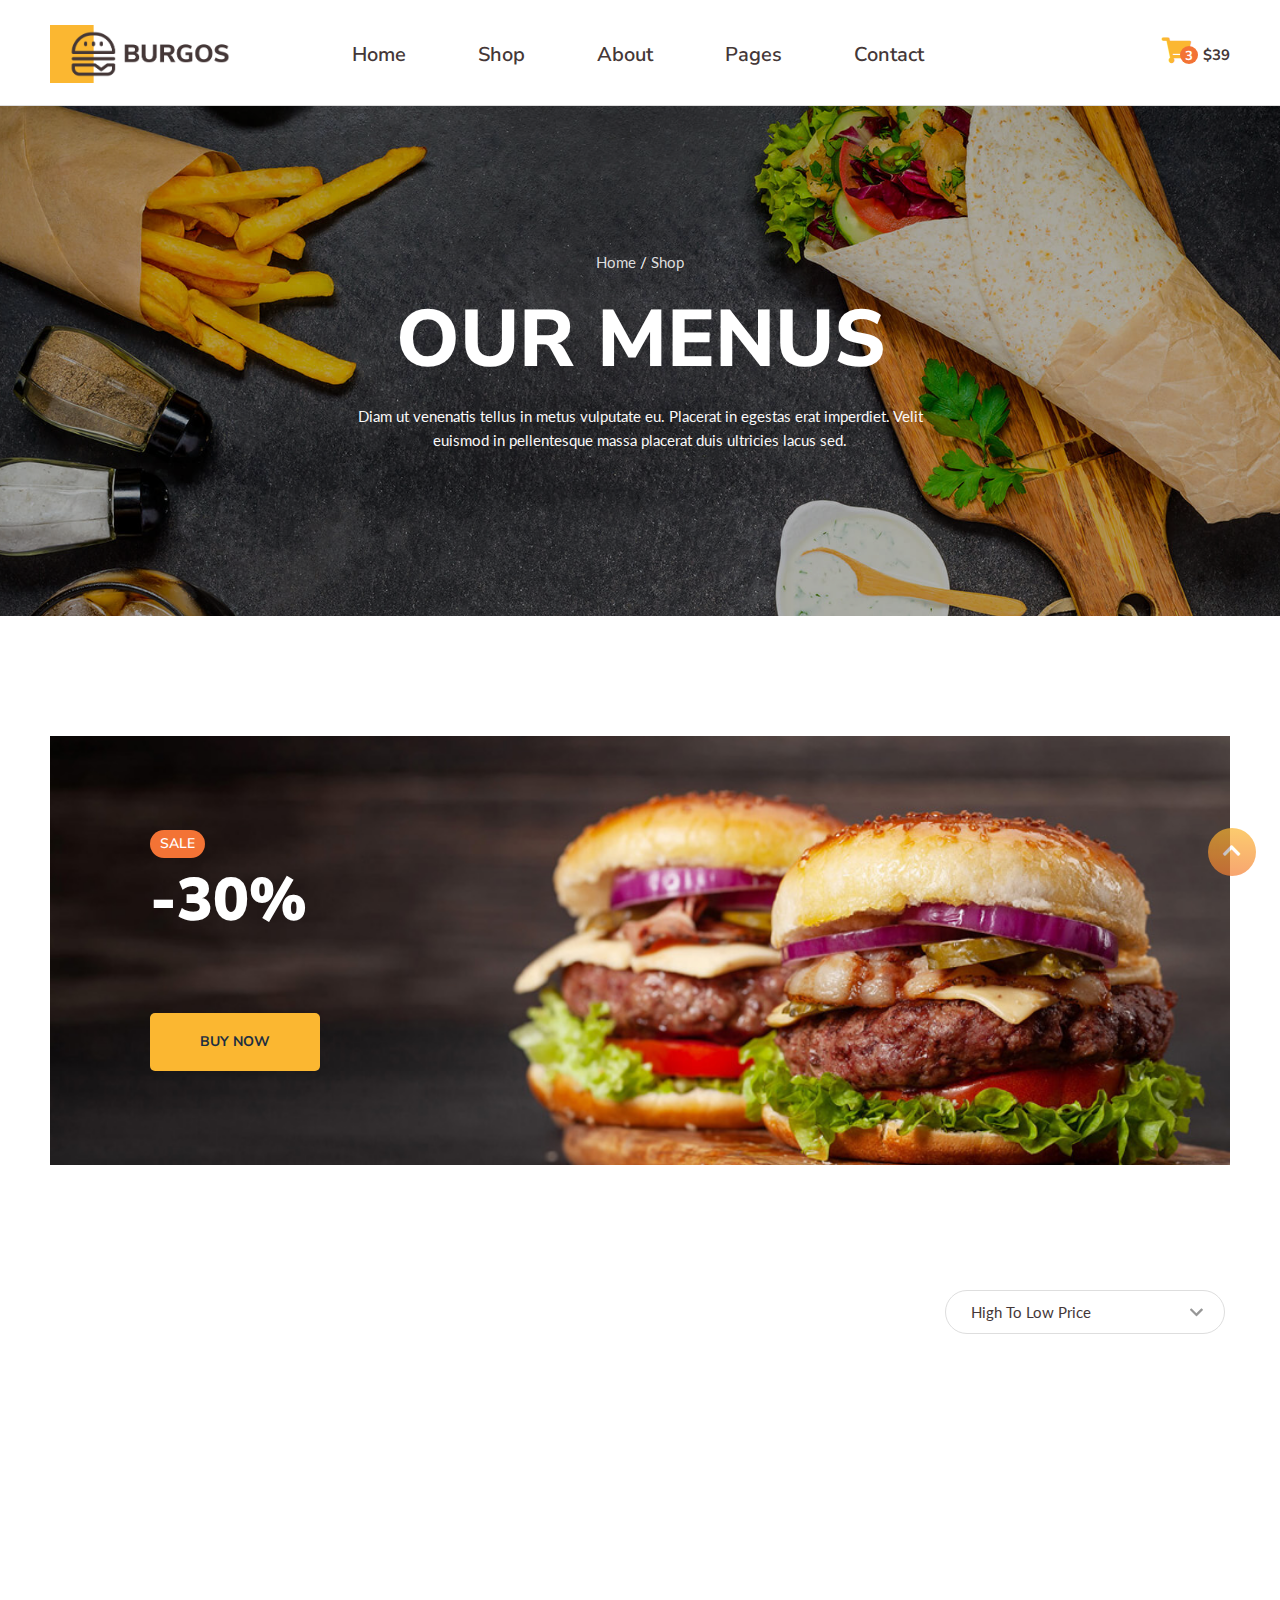
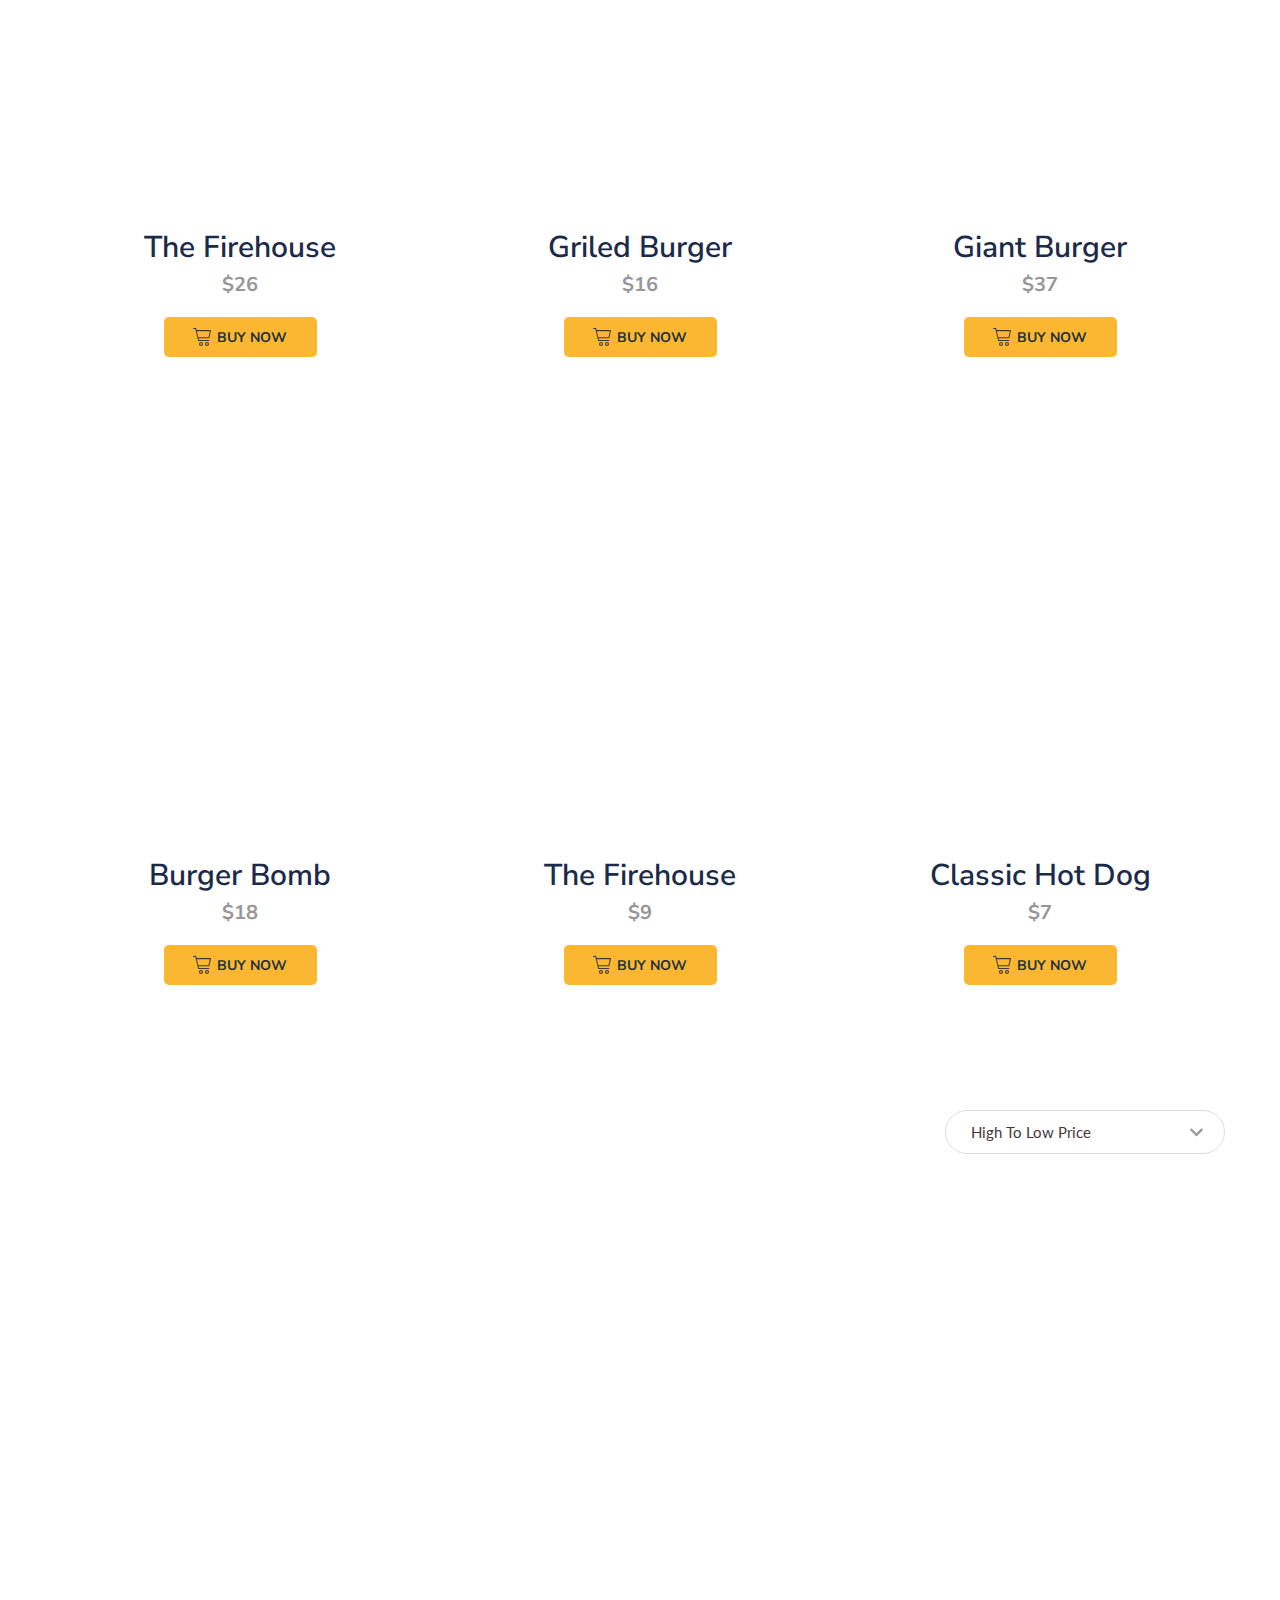
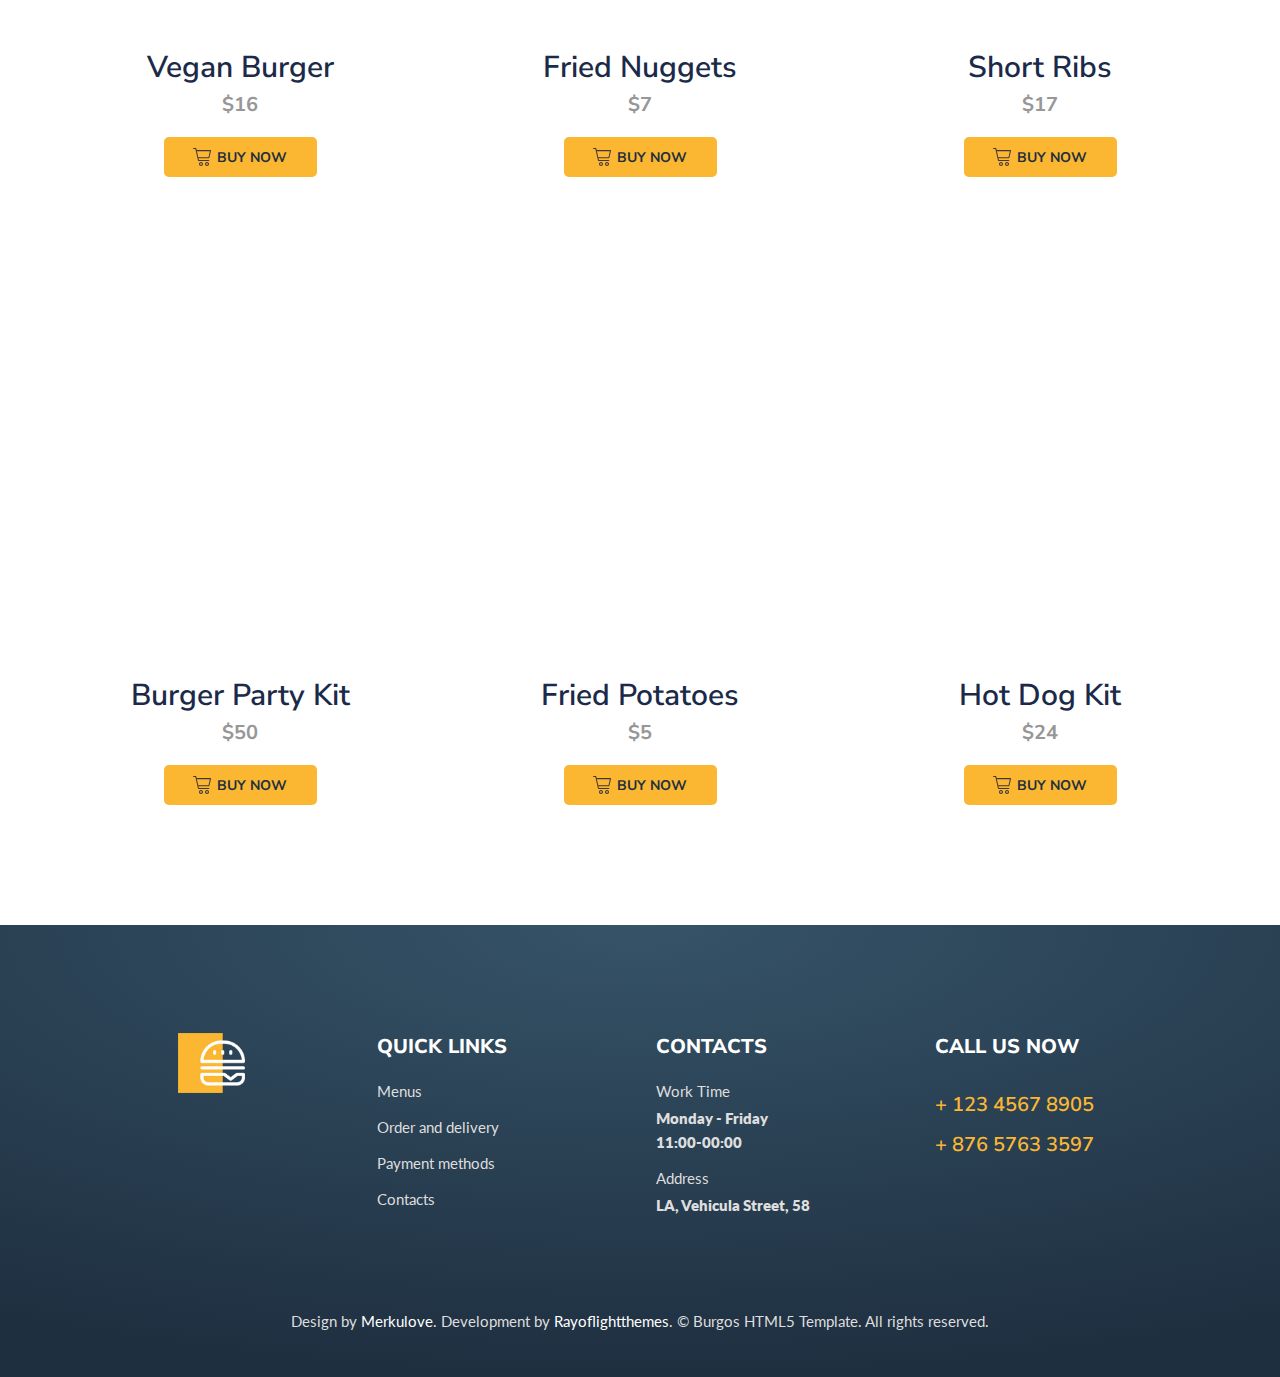
<file: menus.html>
<!doctype html>
<html lang="zxx">
  
<!-- Mirrored from rayoflightthemes.com/htmltemplates/burgos_street_food_html5_template/burgos_html/menus.html by HTTrack Website Copier/3.x [XR&CO'2014], Fri, 29 Mar 2024 14:31:19 GMT -->
<head>
    <title>Burgos – Street Food HTML5 Template</title>
    <meta charset="utf-8">
    <meta name="viewport" content="width=device-width, initial-scale=1, shrink-to-fit=no">
    <meta name="description" content="">
    <meta name="author" content="">
    <link rel="icon" href="images/favicon.ico">    
    <!-- Google fonts -->
    <link href="https://fonts.googleapis.com/css2?family=Lato&amp;display=swap" rel="stylesheet"> 
    <link href="https://fonts.googleapis.com/css2?family=Nunito+Sans:wght@400;600;700;800;900&amp;display=swap" rel="stylesheet">  
    <!-- Styles -->
    <link rel="stylesheet" href="css/bootstrap.css">
    <link rel="stylesheet" href="css/animate.css">     
    <link rel="stylesheet" href="css/owl.carousel.min.css">
    <link rel="stylesheet" href="css/owl.theme.default.min.css">
    <link rel="stylesheet" href="css/lightbox.css">      
    <link rel="stylesheet" href="css/fontawesome.css">     
    <!-- Custom styles -->
    <link href="style.css" type="text/css" rel="stylesheet">
  </head>
  <body>
  <div class="white-nav">  
    <div class="container pl-0 pr-0">
      <div class="row overflows smallscreen-wrapper">
        <div class="col-lg-2 col-12 text-center">
          <a class="navbar-brand" href="index.html"><img src="images/logo.png" alt="Burgos"></a>
        </div>   
        <div class="col-lg-10 col-12 navbar-wrapper">
          <nav class="navbar navbar-expand-lg">
            <button class="navbar-toggler first-button" type="button" data-toggle="collapse" data-target="#main_nav"
            aria-controls="main_nav" aria-expanded="false" aria-label="Toggle navigation">
            <span class="animated-icon1"><span></span><span></span><span></span></span>
            </button> 
            <div class="collapse navbar-collapse" id="main_nav">
              <ul class="navbar-nav">
	              <li class="nav-item dropdown">
		              <a class="nav-link" href="#" data-toggle="dropdown"> Home <i class="dropdown-icon fa fa-chevron-down"></i></a>
	                <ul class="dropdown-menu fade-down">
		                <li><a class="dropdown-item" href="index.html"> Home style 1</a></li>
		                <li><a class="dropdown-item" href="home2.html"> Home style 2 </a></li>
                    <li><a class="dropdown-item" href="home3.html"> Home style 3 </a></li>
	                </ul>
	              </li>
                <li class="nav-item dropdown">
                	<a class="nav-link" href="#" data-toggle="dropdown">Shop <i class="dropdown-icon fa fa-chevron-down"></i></a>
	                <ul class="dropdown-menu fade-down">
		                <li><a class="dropdown-item" href="menus.html">Menus</a></li>
                    <li><a class="dropdown-item" href="product.html">Product</a></li>		                
                    <li><a class="dropdown-item" href="cart.html">Shopping Cart</a></li>
	                </ul>
                </li>
	              <li class="nav-item">
		              <a class="nav-link" href="about.html">About</a>
	              </li>
                <li class="nav-item dropdown">
		              <a class="nav-link" href="#" data-toggle="dropdown">Pages <i class="dropdown-icon fa fa-chevron-down"></i></a>
	                <ul class="dropdown-menu fade-down">
		                <li><a class="dropdown-item" href="blog.html">Blog</a></li>
		                <li><a class="dropdown-item" href="blog-single.html">Blog single</a></li>		                
                    <li><a class="dropdown-item" href="gallery.html">Gallery</a></li>
		                <li><a class="dropdown-item" href="error.html">404 error page</a></li>		              
                  </ul>
	              </li>
                <li class="nav-item">
		              <a class="nav-link" href="contact.html">Contact</a>
	              </li>
              </ul>
            </div>
          </nav>     
          <!-- Card and shop icon --> 
          <div class="smallscreen">
            <div class="shop-icon navbar">
              <div class="nav-item dropdown">
		            <a href="#" data-toggle="dropdown">
                  <i class="fas fa-shopping-cart"></i>
                  <span class="totalnumberitems">3</span>
                  <span class="shop-icon-total">$39</span>
                </a>               
                <div class="dropdown-menu fade-down dropdown-menu-right">
                  <div class="card">
                    <div class="card-body">
                      <div class="row justify-content-center pb-1">
                        <div class="col-4">
                          <img src="images/1.png" alt="...">
                        </div>
                        <div class="col-8">
                          <h4 class="mb-0">Chicken Burger</h4> 
                          <span>$12</span>
                        </div>
                      </div>
                      <div class="row justify-content-center pb-1">
                        <div class="col-4">
                          <img src="images/2.png" alt="...">
                        </div>
                        <div class="col-8">
                          <h4 class="mb-0">Beef Burger</h4>
                          <span>$15</span>                     
                        </div>
                      </div>
                      <div class="row justify-content-center pb-2">
                        <div class="col-4">
                          <img src="images/3.png" alt="...">
                        </div>
                        <div class="col-8">
                          <h4 class="mb-0">Classic Burger</h4>
                          <span>$12</span>                     
                          </div>
                      </div>
                      <div class="line"></div>
                      <div class="col-12 pb-1half pt-1">
                        <div class="row no-gutters">
                          <div class="col-6">
                          <h4>TOTAL</h4> 
                          </div>
                          <div class="col-6 text-right">
                            <h4><b>$39</b></h4> 
                          </div>
                        </div>  
                      </div>
                      <div class="line mb-1"></div>
                      <div class="col-12 text-center">
                        <a href="#" class="custom-button2">Checkout</a>
                      </div>
                    </div>
                  </div>
                </div>
              </div>
            </div>
          </div>
          </div> 
        </div> 
        <!-- row smallscreen wrapper --> 
      </div> 
    </div> 
  <header>
  <div class="pagetitle shop-bg">
    <div class="pagetitle-inner">
      <div data-josh-anim-name="fadeInUp" class="josh-js container">
        <div class="row">
          <div class="col-lg-3">
          </div> 
          <div class="col-lg-6 col-12">
          <div class="bread-crumb">
            <a href="index.html">Home</a> /  
            <span>Shop</span>
          </div> 
          <h1>Our Menus</h1>
          <p>Diam ut venenatis tellus in metus vulputate eu. Placerat in egestas erat imperdiet. Velit euismod in pellentesque massa placerat duis ultricies lacus sed. </p>
          </div>
          <div class="col-lg-3">
          </div> 
        </div>
      </div>    
    </div> 
 </div>   
 </header>
 <main>
 <div class="container pt-5 pb-3">
   <div class="row banners mb-5 custom-gutters1">
      <div class="col-lg-12">
        <div class="banner1-wrapper menubanner">
          <div class="banner1">
            <div class="mask col-lg-7">
              <h6 data-josh-anim-name="fadeInUp" class="josh-js label">sale</h6> 
              <h3 data-josh-anim-name="fadeInUp" class="josh-js">-30%</h3>
              <p data-josh-anim-name="fadeInUp" class="josh-js">In quis justo vehicula, cursus arcu quis, scelerisque mauris. In porta leo eget nisi lobortis lobortis.</p>
            <button type="button" class="custom-button1" data-toggle="modal" data-target="#exampleModal1">
              Buy now
            </button> 
            <!-- modal popup --> 
            <div class="modal custom-modal fade bd-example-modal-lg" id="exampleModal1" tabindex="-1" role="dialog" aria-hidden="true">
              <div class="modal-dialog modal-lg" role="document">
                <div class="modal-content">
                  <div class="modal-header">
                    <button type="button" class="close" data-dismiss="modal" aria-label="Close">
                      <img src="images/close2.png" alt="close"/>
                    </button>
                  </div>
                  <div class="modal-body">
                    <h3 class="modaltitle text-center">ADDED TO CART</h3>                   
                  	  <div class="col-lg-12 text-left p-0">
			                  <table class="table table-responsive-md">
				                  <tbody>
				                    <tr>
					                    <td>
					                    <div class="row product1 align-items-center">
								                <div class="col-3">
									                <img src="images/product-image.png" alt="..."/>
								                </div>
							                  <div class="col-9 pl-1">
									                <h4>Nando's</h4>
									                <span class="gram">345g</span>
							                  </div>
						                  </div>
					                    </td>
					                    <td> 
                                <span class="cartprice">$23</span> 
                              </td>
					                    <td class="text-right">
							                  <button><img src="images/close2.png" alt="close"/></button>								
						                  </td>
				                    </tr>				  
				                  </tbody>
			                  </table>
                        <div class="row mt-1">
                          <div class="col mt-1half text-right">
                            <a href="cart.html" class="custom-button1 mr-0 mb-1">View Cart</a>		
				                    <a href="#" class="custom-button3 ml-4">Continue</a>  
				                  </div>
                        </div>
                      </div>
                    </div>       
                  </div>
                </div>
              </div> 
            </div>
          </div> 
        </div>
      </div> 
   </div>    
   <div class="row shoptitle-wrapper">
      <div data-josh-anim-name="fadeInLeft" class="josh-js col-sm-6">
         <h2 class="shoptitle">BURGERS</h2>
      </div>
      <div class="col-sm-6">
        <select id="price-sort2" class="form-control">                    
          <option data-sorttype="as" value="price">High To Low Price</option>
          <option data-sorttype="de" value="price">Low To High Price</option>
          <option data-sorttype="ra" value="price">Sort by</option>
        </select>
      </div>
    </div>
    <div class="row grid2 products custom-gutters1 mt-1">
      <div class="element-item col-md-4 col-sm-6 col-12 mb-1half text-center">         
        <div class="product">
          <div data-josh-anim-name="fadeIn" class="josh-js image-wrapper">
            <a href="product.html">
              <img class="p-image" src="images/product1b.png" alt="#">
            </a>
          </div>   
          <h3 class="pricetitle1">The Firehouse</h3> 
          <h3 class="pricetitle">$<span class="price">26</span></h3>
            <button type="button" class="custom-button2a" data-toggle="modal" data-target="#exampleModal2">
              Buy now<span></span>
            </button> 
            <!-- modal popup --> 
            <div class="modal custom-modal fade bd-example-modal-lg" id="exampleModal2" tabindex="-1" role="dialog" aria-hidden="true">
              <div class="modal-dialog modal-lg" role="document">
                <div class="modal-content">
                  <div class="modal-header">
                    <button type="button" class="close" data-dismiss="modal" aria-label="Close">
                      <img src="images/close2.png" alt="close"/>
                    </button>
                  </div>
                  <div class="modal-body">
                    <h3 class="modaltitle">ADDED TO CART</h3>                   
                  	  <div class="col-lg-12 text-left p-0">
			                  <table class="table table-responsive-md">
				                  <tbody>
				                    <tr>
					                    <td>
					                    <div class="row product1 align-items-center">
								                <div class="col-3">
									                <img src="images/product-image.png" alt="..."/>
								                </div>
							                  <div class="col-9 pl-1">
									                <h4>The Firehouse</h4>
									                <span class="gram">345g</span>
							                  </div>
						                  </div>
					                    </td>
					                    <td> 
                                <span class="cartprice">$26</span> 
                              </td>
					                    <td class="text-right">
							                  <button><img src="images/close2.png" alt="close"/></button>								
						                  </td>
				                    </tr>				  
				                  </tbody>
			                  </table>
                        <div class="row mt-1">
                          <div class="col mt-1half text-right">
                            <a href="cart.html" class="custom-button1 mr-0 mb-1">View Cart</a>		
				                    <a href="#" class="custom-button3 ml-4">Continue</a>  
				                  </div>
                        </div>
                      </div>
                    </div>       
                  </div>
                </div>
              </div> 
            </div>
          </div>
          <div class="element-item col-md-4 col-sm-6 col-12 mb-1half text-center">         
            <div class="product">
              <div data-josh-anim-name="fadeIn" class="josh-js image-wrapper">
                <a href="product.html">
                  <img class="p-image" src="images/product2b.png" alt="#">
                </a>
              </div>   
              <h3 class="pricetitle1">Griled Burger</h3> 
              <h3 class="pricetitle">$<span class="price">16</span></h3>
            <button type="button" class="custom-button2a" data-toggle="modal" data-target="#exampleModal3">
              Buy now<span></span>
            </button> 
            <!-- modal popup --> 
            <div class="modal custom-modal fade bd-example-modal-lg" id="exampleModal3" tabindex="-1" role="dialog" aria-hidden="true">
              <div class="modal-dialog modal-lg" role="document">
                <div class="modal-content">
                  <div class="modal-header">
                    <button type="button" class="close" data-dismiss="modal" aria-label="Close">
                      <img src="images/close2.png" alt="close"/>
                    </button>
                  </div>
                  <div class="modal-body">
                    <h3 class="modaltitle">ADDED TO CART</h3>                   
                  	  <div class="col-lg-12 text-left p-0">
			                  <table class="table table-responsive-md">
				                  <tbody>
				                    <tr>
					                    <td>
					                    <div class="row product1 align-items-center">
								                <div class="col-3">
									                <img src="images/product-image.png" alt="..."/>
								                </div>
							                  <div class="col-9 pl-1">
									                <h4>Griled Burger</h4>
									                <span class="gram">345g</span>
							                  </div>
						                  </div>
					                    </td>
					                    <td> 
                                <span class="cartprice">$16</span> 
                              </td>
					                    <td class="text-right">
							                  <button><img src="images/close2.png" alt="close"/></button>								
						                  </td>
				                    </tr>				  
				                  </tbody>
			                  </table>
                        <div class="row mt-1">
                          <div class="col mt-1half text-right">
                            <a href="cart.html" class="custom-button1 mr-0 mb-1">View Cart</a>		
				                    <a href="#" class="custom-button3 ml-4">Continue</a>  
				                  </div>
                        </div>
                      </div>
                    </div>       
                  </div>
                </div>
              </div> 
            </div>
          </div>
          <div class="element-item col-md-4 col-sm-6 col-12 mb-1half text-center">         
            <div class="product">
              <div data-josh-anim-name="fadeIn" class="josh-js image-wrapper">
                <a href="product.html">
                  <img class="p-image" src="images/product3b.png" alt="#">
                </a>
              </div>   
              <h3 class="pricetitle1">Giant Burger</h3> 
              <h3 class="pricetitle">$<span class="price">37</span></h3>
            <button type="button" class="custom-button2a" data-toggle="modal" data-target="#exampleModal4">
              Buy now<span></span>
            </button> 
            <!-- modal popup --> 
            <div class="modal custom-modal fade bd-example-modal-lg" id="exampleModal4" tabindex="-1" role="dialog" aria-hidden="true">
              <div class="modal-dialog modal-lg" role="document">
                <div class="modal-content">
                  <div class="modal-header">
                    <button type="button" class="close" data-dismiss="modal" aria-label="Close">
                      <img src="images/close2.png" alt="close"/>
                    </button>
                  </div>
                  <div class="modal-body">
                    <h3 class="modaltitle">ADDED TO CART</h3>                   
                  	  <div class="col-lg-12 text-left p-0">
			                  <table class="table table-responsive-md">
				                  <tbody>
				                    <tr>
					                    <td>
					                    <div class="row product1 align-items-center">
								                <div class="col-3">
									                <img src="images/product-image.png" alt="..."/>
								                </div>
							                  <div class="col-9 pl-1">
									                <h4>Giant Burger</h4>
									                <span class="gram">345g</span>
							                  </div>
						                  </div>
					                    </td>
					                    <td> 
                                <span class="cartprice">$37</span> 
                              </td>
					                    <td class="text-right">
							                  <button><img src="images/close2.png" alt="close"/></button>								
						                  </td>
				                    </tr>				  
				                  </tbody>
			                  </table>
                        <div class="row mt-1">
                          <div class="col mt-1half text-right">
                            <a href="cart.html" class="custom-button1 mr-0 mb-1">View Cart</a>		
				                    <a href="#" class="custom-button3 ml-4">Continue</a>  
				                  </div>
                        </div>
                      </div>
                    </div>       
                  </div>
                </div>
              </div> 
            </div>
          </div>
          <div class="element-item col-md-4 col-sm-6 col-12 mb-1half text-center">         
            <div class="product">
              <div data-josh-anim-name="fadeIn" class="josh-js image-wrapper">
                <a href="product.html">
                  <img class="p-image" src="images/product4b.png" alt="#">
                </a>
              </div>   
              <h3 class="pricetitle1">Burger Bomb</h3> 
              <h3 class="pricetitle">$<span class="price">18</span></h3>
            <button type="button" class="custom-button2a" data-toggle="modal" data-target="#exampleModal5">
              Buy now<span></span>
            </button> 
            <!-- modal popup --> 
            <div class="modal custom-modal fade bd-example-modal-lg" id="exampleModal5" tabindex="-1" role="dialog" aria-hidden="true">
              <div class="modal-dialog modal-lg" role="document">
                <div class="modal-content">
                  <div class="modal-header">
                    <button type="button" class="close" data-dismiss="modal" aria-label="Close">
                      <img src="images/close2.png" alt="close"/>
                    </button>
                  </div>
                  <div class="modal-body">
                    <h3 class="modaltitle">ADDED TO CART</h3>                   
                  	  <div class="col-lg-12 text-left p-0">
			                  <table class="table table-responsive-md">
				                  <tbody>
				                    <tr>
					                    <td>
					                    <div class="row product1 align-items-center">
								                <div class="col-3">
									                <img src="images/product-image.png" alt="..."/>
								                </div>
							                  <div class="col-9 pl-1">
									                <h4>Burger Bomb</h4>
									                <span class="gram">345g</span>
							                  </div>
						                  </div>
					                    </td>
					                    <td> 
                                <span class="cartprice">$18</span> 
                              </td>
					                    <td class="text-right">
							                  <button><img src="images/close2.png" alt="close"/></button>								
						                  </td>
				                    </tr>				  
				                  </tbody>
			                  </table>
                        <div class="row mt-1">
                          <div class="col mt-1half text-right">
                            <a href="cart.html" class="custom-button1 mr-0 mb-1">View Cart</a>		
				                    <a href="#" class="custom-button3 ml-4">Continue</a>  
				                  </div>
                        </div>
                      </div>
                    </div>       
                  </div>
                </div>
              </div> 
            </div>
          </div>
          <div class="element-item col-md-4 col-sm-6 col-12 mb-1half text-center">         
            <div class="product">
              <div data-josh-anim-name="fadeIn" class="josh-js image-wrapper">
                <a href="product.html">
                  <img class="p-image" src="images/product15b.png" alt="#">
                </a>
              </div>   
              <h3 class="pricetitle1">The Firehouse</h3> 
              <h3 class="pricetitle">$<span class="price">9</span></h3>
            <button type="button" class="custom-button2a" data-toggle="modal" data-target="#exampleModal6">
              Buy now<span></span>
            </button> 
            <!-- modal popup --> 
            <div class="modal custom-modal fade bd-example-modal-lg" id="exampleModal6" tabindex="-1" role="dialog" aria-hidden="true">
              <div class="modal-dialog modal-lg" role="document">
                <div class="modal-content">
                  <div class="modal-header">
                    <button type="button" class="close" data-dismiss="modal" aria-label="Close">
                      <img src="images/close2.png" alt="close"/>
                    </button>
                  </div>
                  <div class="modal-body">
                    <h3 class="modaltitle">ADDED TO CART</h3>                   
                  	  <div class="col-lg-12 text-left p-0">
			                  <table class="table table-responsive-md">
				                  <tbody>
				                    <tr>
					                    <td>
					                    <div class="row product1 align-items-center">
								                <div class="col-3">
									                <img src="images/product-image.png" alt="..."/>
								                </div>
							                  <div class="col-9 pl-1">
									                <h4>The Firehouse</h4>
									                <span class="gram">345g</span>
							                  </div>
						                  </div>
					                    </td>
					                    <td> 
                                <span class="cartprice">$9</span> 
                              </td>
					                    <td class="text-right">
							                  <button><img src="images/close2.png" alt="close"/></button>								
						                  </td>
				                    </tr>				  
				                  </tbody>
			                  </table>
                        <div class="row mt-1">
                          <div class="col mt-1half text-right">
                            <a href="cart.html" class="custom-button1 mr-0 mb-1">View Cart</a>		
				                    <a href="#" class="custom-button3 ml-4">Continue</a>  
				                  </div>
                        </div>
                      </div>
                    </div>       
                  </div>
                </div>
              </div> 
            </div>
          </div>
          <div class="element-item col-md-4 col-sm-6 col-12 mb-1half text-center">         
            <div class="product">
              <div data-josh-anim-name="fadeIn" class="josh-js image-wrapper">
                <a href="product.html">
                  <img class="p-image" src="images/product6b.png" alt="#">
                </a>
              </div>   
              <h3 class="pricetitle1">Classic Hot Dog</h3> 
              <h3 class="pricetitle">$<span class="price">7</span></h3>
            <button type="button" class="custom-button2a" data-toggle="modal" data-target="#exampleModal7">
              Buy now<span></span>
            </button> 
            <!-- modal popup --> 
            <div class="modal custom-modal fade bd-example-modal-lg" id="exampleModal7" tabindex="-1" role="dialog" aria-hidden="true">
              <div class="modal-dialog modal-lg" role="document">
                <div class="modal-content">
                  <div class="modal-header">
                    <button type="button" class="close" data-dismiss="modal" aria-label="Close">
                      <img src="images/close2.png" alt="close"/>
                    </button>
                  </div>
                  <div class="modal-body">
                    <h3 class="modaltitle">ADDED TO CART</h3>                   
                  	  <div class="col-lg-12 text-left p-0">
			                  <table class="table table-responsive-md">
				                  <tbody>
				                    <tr>
					                    <td>
					                    <div class="row product1 align-items-center">
								                <div class="col-3">
									                <img src="images/product-image.png" alt="..."/>
								                </div>
							                  <div class="col-9 pl-1">
									                <h4>Classic Hot Dog</h4>
									                <span class="gram">345g</span>
							                  </div>
						                  </div>
					                    </td>
					                    <td> 
                                <span class="cartprice">$7</span> 
                              </td>
					                    <td class="text-right">
							                  <button><img src="images/close2.png" alt="close"/></button>								
						                  </td>
				                    </tr>				  
				                  </tbody>
			                  </table>
                        <div class="row mt-1">
                          <div class="col mt-1half text-right">
                            <a href="cart.html" class="custom-button1 mr-0 mb-1">View Cart</a>		
				                    <a href="#" class="custom-button3 ml-4">Continue</a>  
				                  </div>
                        </div>
                      </div>
                    </div>       
                  </div>
                </div>
              </div> 
            </div>
          </div>
        </div> 
      </div>  
      <div class="container pb-3">
        <div class="row shoptitle-wrapper">
          <div data-josh-anim-name="fadeInLeft"  class="josh-js col-sm-6">
             <h2 class="shoptitle">BURITOS</h2>
          </div>
          <div class="col-sm-6">
            <select id="price-sort" class="form-control">                    
              <option data-sorttype="as" value="price">High To Low Price</option>
              <option data-sorttype="de" value="price">Low To High Price</option>
              <option data-sorttype="ra" value="price">Sort by</option>
            </select>
          </div>
        </div>
        <div class="row grid products custom-gutters1 mt-1">
          <div class="element-item col-md-4 col-sm-6 col-12 mb-1half text-center">         
            <div class="product">
              <div data-josh-anim-name="fadeIn" class="josh-js image-wrapper">
                <a href="product.html">
                  <img class="p-image" src="images/product9.png" alt="#">
                </a>
              </div>   
              <h3 class="pricetitle1">Vegan Burger</h3> 
              <h3 class="pricetitle">$<span class="price">16</span></h3>
            <button type="button" class="custom-button2a" data-toggle="modal" data-target="#exampleModal9">
              Buy now<span></span>
            </button> 
            <!-- modal popup --> 
            <div class="modal custom-modal fade bd-example-modal-lg" id="exampleModal9" tabindex="-1" role="dialog" aria-hidden="true">
              <div class="modal-dialog modal-lg" role="document">
                <div class="modal-content">
                  <div class="modal-header">
                    <button type="button" class="close" data-dismiss="modal" aria-label="Close">
                      <img src="images/close2.png" alt="close"/>
                    </button>
                  </div>
                  <div class="modal-body">
                    <h3 class="modaltitle">ADDED TO CART</h3>                   
                  	  <div class="col-lg-12 text-left p-0">
			                  <table class="table table-responsive-md">
				                  <tbody>
				                    <tr>
					                    <td>
					                    <div class="row product1 align-items-center">
								                <div class="col-3">
									                <img src="images/product-image.png" alt="..."/>
								                </div>
							                  <div class="col-9 pl-1">
									                <h4>Vegan Burger</h4>
									                <span class="gram">345g</span>
							                  </div>
						                  </div>
					                    </td>
					                    <td> 
                                <span class="cartprice">$16</span> 
                              </td>
					                    <td class="text-right">
							                  <button><img src="images/close2.png" alt="close"/></button>								
						                  </td>
				                    </tr>				  
				                  </tbody>
			                  </table>
                        <div class="row mt-1">
                          <div class="col mt-1half text-right">
                            <a href="cart.html" class="custom-button1 mr-0 mb-1">View Cart</a>		
				                    <a href="#" class="custom-button3 ml-4">Continue</a>  
				                  </div>
                        </div>
                      </div>
                    </div>       
                  </div>
                </div>
              </div> 
            </div>
          </div>
          <div class="element-item col-md-4 col-sm-6 col-12 mb-1half text-center">         
            <div class="product">
              <div data-josh-anim-name="fadeIn" class="josh-js image-wrapper">
                <a href="product.html">
                  <img class="p-image" src="images/product10.png" alt="#">
                </a>
              </div>   
              <h3 class="pricetitle1">Fried Nuggets</h3> 
              <h3 class="pricetitle">$<span class="price">7</span></h3>
              <button type="button" class="custom-button2a" data-toggle="modal" data-target="#exampleModal10">
                Buy now<span></span>
              </button> 
            <!-- modal popup --> 
            <div class="modal custom-modal fade bd-example-modal-lg" id="exampleModal10" tabindex="-1" role="dialog" aria-hidden="true">
              <div class="modal-dialog modal-lg" role="document">
                <div class="modal-content">
                  <div class="modal-header">
                    <button type="button" class="close" data-dismiss="modal" aria-label="Close">
                      <img src="images/close2.png" alt="close"/>
                    </button>
                  </div>
                  <div class="modal-body">
                    <h3 class="modaltitle">ADDED TO CART</h3>                   
                  	  <div class="col-lg-12 text-left p-0">
			                  <table class="table table-responsive-md">
				                  <tbody>
				                    <tr>
					                    <td>
					                    <div class="row product1 align-items-center">
								                <div class="col-3">
									                <img src="images/product-image.png" alt="..."/>
								                </div>
							                  <div class="col-9 pl-1">
									                <h4>Fried Nuggets</h4>
									                <span class="gram">345g</span>
							                  </div>
						                  </div>
					                    </td>
					                    <td> 
                                <span class="cartprice">$7</span> 
                              </td>
					                    <td class="text-right">
							                  <button><img src="images/close2.png" alt="close"/></button>								
						                  </td>
				                    </tr>				  
				                  </tbody>
			                  </table>
                        <div class="row mt-1">
                          <div class="col mt-1half text-right">
                            <a href="cart.html" class="custom-button1 mr-0 mb-1">View Cart</a>		
				                    <a href="#" class="custom-button3 ml-4">Continue</a>  
				                  </div>
                        </div>
                      </div>
                    </div>       
                  </div>
                </div>
              </div> 
            </div>
          </div>
          <div class="element-item col-md-4 col-sm-6 col-12 mb-1half text-center">         
            <div class="product">
              <div data-josh-anim-name="fadeIn" class="josh-js image-wrapper">
                <a href="product.html">
                  <img class="p-image" src="images/product11.png" alt="#">
                </a>
              </div>   
              <h3 class="pricetitle1">Short Ribs</h3> 
              <h3 class="pricetitle">$<span class="price">17</span></h3>
            <button type="button" class="custom-button2a" data-toggle="modal" data-target="#exampleModal11">
              Buy now<span></span>
            </button> 
            <!-- modal popup --> 
            <div class="modal custom-modal fade bd-example-modal-lg" id="exampleModal11" tabindex="-1" role="dialog" aria-hidden="true">
              <div class="modal-dialog modal-lg" role="document">
                <div class="modal-content">
                  <div class="modal-header">
                    <button type="button" class="close" data-dismiss="modal" aria-label="Close">
                      <img src="images/close2.png" alt="close"/>
                    </button>
                  </div>
                  <div class="modal-body">
                    <h3 class="modaltitle">ADDED TO CART</h3>                   
                  	  <div class="col-lg-12 text-left p-0">
			                  <table class="table table-responsive-md">
				                  <tbody>
				                    <tr>
					                    <td>
					                    <div class="row product1 align-items-center">
								                <div class="col-3">
									                <img src="images/product-image.png" alt="..."/>
								                </div>
							                  <div class="col-9 pl-1">
									                <h4>Short Ribs</h4>
									                <span class="gram">345g</span>
							                  </div>
						                  </div>
					                    </td>
					                    <td> 
                                <span class="cartprice">$17</span> 
                              </td>
					                    <td class="text-right">
							                  <button><img src="images/close2.png" alt="close"/></button>								
						                  </td>
				                    </tr>				  
				                  </tbody>
			                  </table>
                        <div class="row mt-1">
                          <div class="col mt-1half text-right">
                            <a href="cart.html" class="custom-button1 mr-0 mb-1">View Cart</a>		
				                    <a href="#" class="custom-button3 ml-4">Continue</a>  
				                  </div>
                        </div>
                      </div>
                    </div>       
                  </div>
                </div>
              </div> 
            </div>
          </div>
          <div class="element-item col-md-4 col-sm-6 col-12 mb-1half text-center">         
            <div class="product">
              <div data-josh-anim-name="fadeIn" class="josh-js image-wrapper">
                <a href="product.html">
                  <img class="p-image" src="images/product12.png" alt="#">
                </a>
              </div>   
              <h3 class="pricetitle1">Burger Party Kit</h3> 
              <h3 class="pricetitle">$<span class="price">50</span></h3>
              <button type="button" class="custom-button2a" data-toggle="modal" data-target="#exampleModal12">
                Buy now<span></span>
              </button> 
            <!-- modal popup --> 
            <div class="modal custom-modal fade bd-example-modal-lg" id="exampleModal12" tabindex="-1" role="dialog" aria-hidden="true">
              <div class="modal-dialog modal-lg" role="document">
                <div class="modal-content">
                  <div class="modal-header">
                    <button type="button" class="close" data-dismiss="modal" aria-label="Close">
                      <img src="images/close2.png" alt="close"/>
                    </button>
                  </div>
                  <div class="modal-body">
                    <h3 class="modaltitle">ADDED TO CART</h3>                   
                  	  <div class="col-lg-12 text-left p-0">
			                  <table class="table table-responsive-md">
				                  <tbody>
				                    <tr>
					                    <td>
					                    <div class="row product1 align-items-center">
								                <div class="col-3">
									                <img src="images/product-image.png" alt="..."/>
								                </div>
							                  <div class="col-9 pl-1">
									                <h4>Burger Party Kit</h4>
									                <span class="gram">345g</span>
							                  </div>
						                  </div>
					                    </td>
					                    <td> 
                                <span class="cartprice">$50</span> 
                              </td>
					                    <td class="text-right">
							                  <button><img src="images/close2.png" alt="close"/></button>								
						                  </td>
				                    </tr>				  
				                  </tbody>
			                  </table>
                        <div class="row mt-1">
                          <div class="col mt-1half text-right">
                            <a href="cart.html" class="custom-button1 mr-0 mb-1">View Cart</a>		
				                    <a href="#" class="custom-button3 ml-4">Continue</a>  
				                  </div>
                        </div>
                      </div>
                    </div>       
                  </div>
                </div>
              </div> 
            </div>
          </div>
          <div class="element-item col-md-4 col-sm-6 col-12 mb-1half text-center">         
            <div class="product">
              <div data-josh-anim-name="fadeIn" class="josh-js image-wrapper">
                <a href="product.html">
                  <img class="p-image" src="images/product13.png" alt="#">
                </a>
              </div>   
              <h3 class="pricetitle1">Fried Potatoes</h3> 
              <h3 class="pricetitle">$<span class="price">5</span></h3>
            <button type="button" class="custom-button2a" data-toggle="modal" data-target="#exampleModal14">
              Buy now<span></span>
            </button> 
            <!-- modal popup --> 
            <div class="modal custom-modal fade bd-example-modal-lg" id="exampleModal14" tabindex="-1" role="dialog" aria-hidden="true">
              <div class="modal-dialog modal-lg" role="document">
                <div class="modal-content">
                  <div class="modal-header">
                    <button type="button" class="close" data-dismiss="modal" aria-label="Close">
                      <img src="images/close2.png" alt="close"/>
                    </button>
                  </div>
                  <div class="modal-body">
                    <h3 class="modaltitle">ADDED TO CART</h3>                   
                  	  <div class="col-lg-12 text-left p-0">
			                  <table class="table table-responsive-md">
				                  <tbody>
				                    <tr>
					                    <td>
					                    <div class="row product1 align-items-center">
								                <div class="col-3">
									                <img src="images/product-image.png" alt="..."/>
								                </div>
							                  <div class="col-9 pl-1">
									                <h4>Fried Potatoes</h4>
									                <span class="gram">345g</span>
							                  </div>
						                  </div>
					                    </td>
					                    <td> 
                                <span class="cartprice">$5</span> 
                              </td>
					                    <td class="text-right">
							                  <button><img src="images/close2.png" alt="close"/></button>								
						                  </td>
				                    </tr>				  
				                  </tbody>
			                  </table>
                        <div class="row mt-1">
                          <div class="col mt-1half text-right">
                            <a href="cart.html" class="custom-button1 mr-0 mb-1">View Cart</a>		
				                    <a href="#" class="custom-button3 ml-4">Continue</a>  
				                  </div>
                        </div>
                      </div>
                    </div>       
                  </div>
                </div>
              </div> 
            </div>
          </div>
          <div class="element-item col-md-4 col-sm-6 col-12 mb-1half text-center">         
            <div class="product">
              <div data-josh-anim-name="fadeIn" class="josh-js image-wrapper">
                <a href="product.html">
                  <img class="p-image" src="images/product14.png" alt="#">
                </a>
              </div>   
              <h3 class="pricetitle1">Hot Dog Kit</h3> 
              <h3 class="pricetitle">$<span class="price">24</span></h3>
              <button type="button" class="custom-button2a" data-toggle="modal" data-target="#exampleModal15">
                Buy now<span></span>
              </button> 
            <!-- modal popup --> 
            <div class="modal custom-modal fade bd-example-modal-lg" id="exampleModal15" tabindex="-1" role="dialog" aria-hidden="true">
              <div class="modal-dialog modal-lg" role="document">
                <div class="modal-content">
                  <div class="modal-header">
                    <button type="button" class="close" data-dismiss="modal" aria-label="Close">
                      <img src="images/close2.png" alt="close"/>
                    </button>
                  </div>
                  <div class="modal-body">
                    <h3 class="modaltitle">ADDED TO CART</h3>                   
                  	  <div class="col-lg-12 text-left p-0">
			                  <table class="table table-responsive-md">
				                  <tbody>
				                    <tr>
					                    <td>
					                    <div class="row product1 align-items-center">
								                <div class="col-3">
									                <img src="images/product-image.png" alt="..."/>
								                </div>
							                  <div class="col-9 pl-1">
									                <h4>Hot Dog Kit</h4>
									                <span class="gram">345g</span>
							                  </div>
						                  </div>
					                    </td>
					                    <td> 
                                <span class="cartprice">$24</span> 
                              </td>
					                    <td class="text-right">
							                  <button><img src="images/close2.png" alt="close"/></button>								
						                  </td>
				                    </tr>				  
				                  </tbody>
			                  </table>
                        <div class="row mt-1">
                          <div class="col mt-1half text-right">
                            <a href="cart.html" class="custom-button1 mr-0 mb-1">View Cart</a>		
				                    <a href="#" class="custom-button3 ml-4">Continue</a>  
				                  </div>
                        </div>
                      </div>
                    </div>       
                  </div>
                </div>
              </div> 
            </div>
          </div>
        </div> 
      </div> 
    </main> 
  <!-- Footer -->
   <footer class="footer">
		<div class="container footer-inner">
		  <div class="fade-in-up row pl-5 pr-3 no-gutters">
        <div class="col-lg-6 col-md-12">
          <div class="row no-gutters">
            <div class="col-lg-5 col-md-6 mb-1">
		          <a href="#"><img class="footer-logo" src="images/logo_footer.png" alt="Burgos"></a>
	          </div>
		        <div class="col-lg-7 col-md-6 mb-1">
		          <h3 class="footertitle">Quick links</h3>
              <ul class="footerul">
                <li><a href="#">Menus</a> </li>
				        <li><a href="#">Order and delivery</a> </li>
				        <li><a href="#">Payment methods</a> </li>
					      <li><a href="#">Contacts</a> </li>
              </ul>  
	          </div>
          </div>
        </div>
        <div class="col-lg-6 col-md-12">
          <div class="row no-gutters">
	          <div class="col-lg-7 col-md-6 mb-1">
	            <h3 class="footertitle">Contacts</h3>
              <ul class="footerul">
                <li class="footerul1">Work Time </li>
				        <li class="footerul2">Monday - Friday<br> 11:00-00:00</li>
				        <li class="footerul1">Address </li>
					      <li class="footerul2">LA, Vehicula Street, 58</li>
              </ul>  
		        </div>
            <div class="col-lg-5 col-md-6 mb1">
	            <h3 class="footertitle footertitle2">Call us now</h3>
              <h5 class="footercta">+ 123 4567 8905</h5>
		          <h5 class="footercta">+ 876 5763 3597</h5>
		        </div>
          </div>
        </div>
		  </div>
      <div class="col-12 text-center pt-2">
	      <p>Design by <a href="https://themeforest.net/user/merkulove/portfolio?irgwc=1&amp;clickid=WHBUxY0JUxyLRwlwUx0Mo3EFUkE0Gn3WeVfJxQ0&amp;iradid=275988&amp;irpid=1187830&amp;iradtype=ONLINE_TRACKING_LINK&amp;irmptype=mediapartner&amp;mp_value1=&amp;utm_campaign=af_impact_radius_1187830&amp;utm_medium=affiliate&amp;utm_source=impact_radius">Merkulove</a>. Development by <a href="https://themeforest.net/user/rayoflightt?ref=rayoflightt">Rayoflightthemes</a>. © Burgos HTML5 Template. All rights reserved.</p>
		  </div>
	  </div>
    <div id="toTopBtn" class="fa fa-chevron-up button-top"></div>  
  </footer>
  <script src="js/jquery.js"></script>
  <script src="js/waypoints.js"></script>
  <script src="js/bootstrap.js"></script>
  <script src="js/owl.carousel.min.js"></script>
  <script src="js/isotope.js"></script> 
  <script src="js/imagesloaded.js"></script> 
  <script src="js/lightbox.js"></script> 
  <script src="js/simple-load-more.js"></script>
  <script src="js/josh.min.js"></script>
  <script src="js/flexslider.js"></script>  
  <script src="js/script.js"></script>
  </body>

<!-- Mirrored from rayoflightthemes.com/htmltemplates/burgos_street_food_html5_template/burgos_html/menus.html by HTTrack Website Copier/3.x [XR&CO'2014], Fri, 29 Mar 2024 14:31:26 GMT -->
</html>
</file>
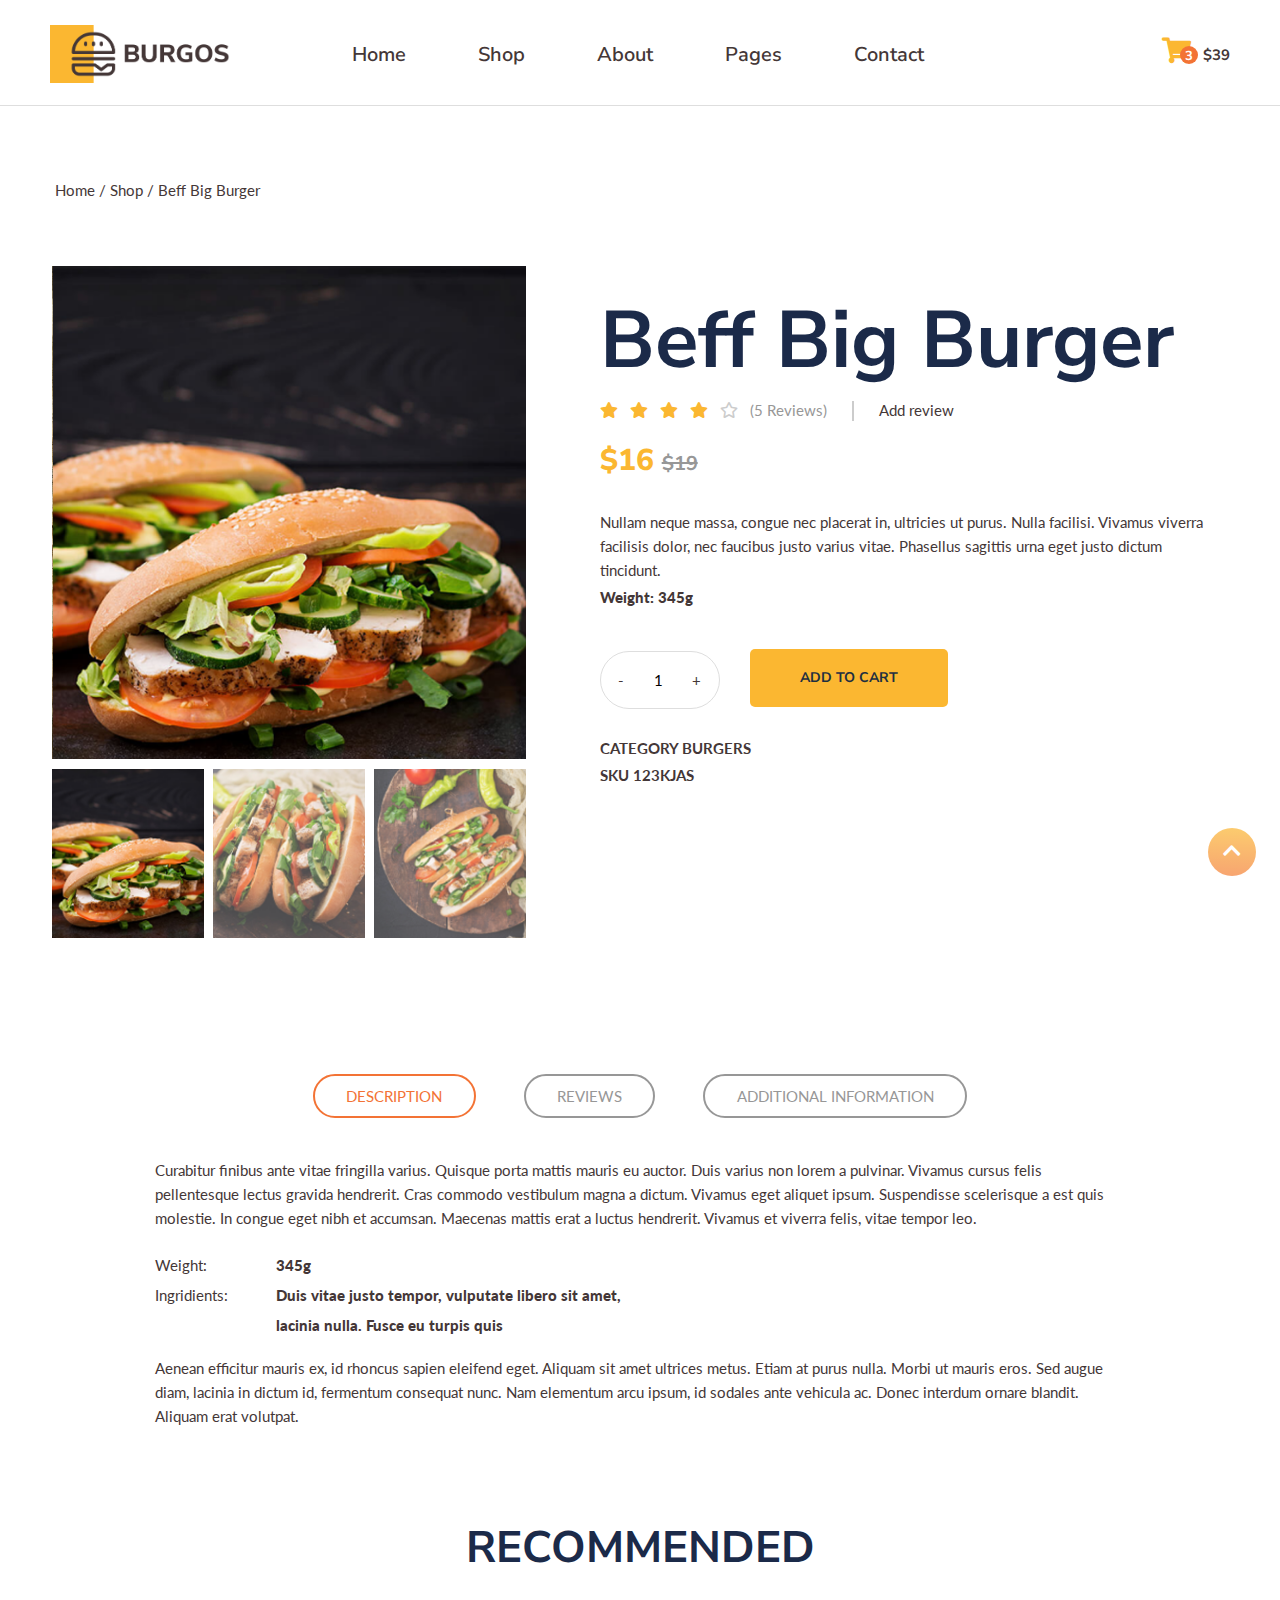
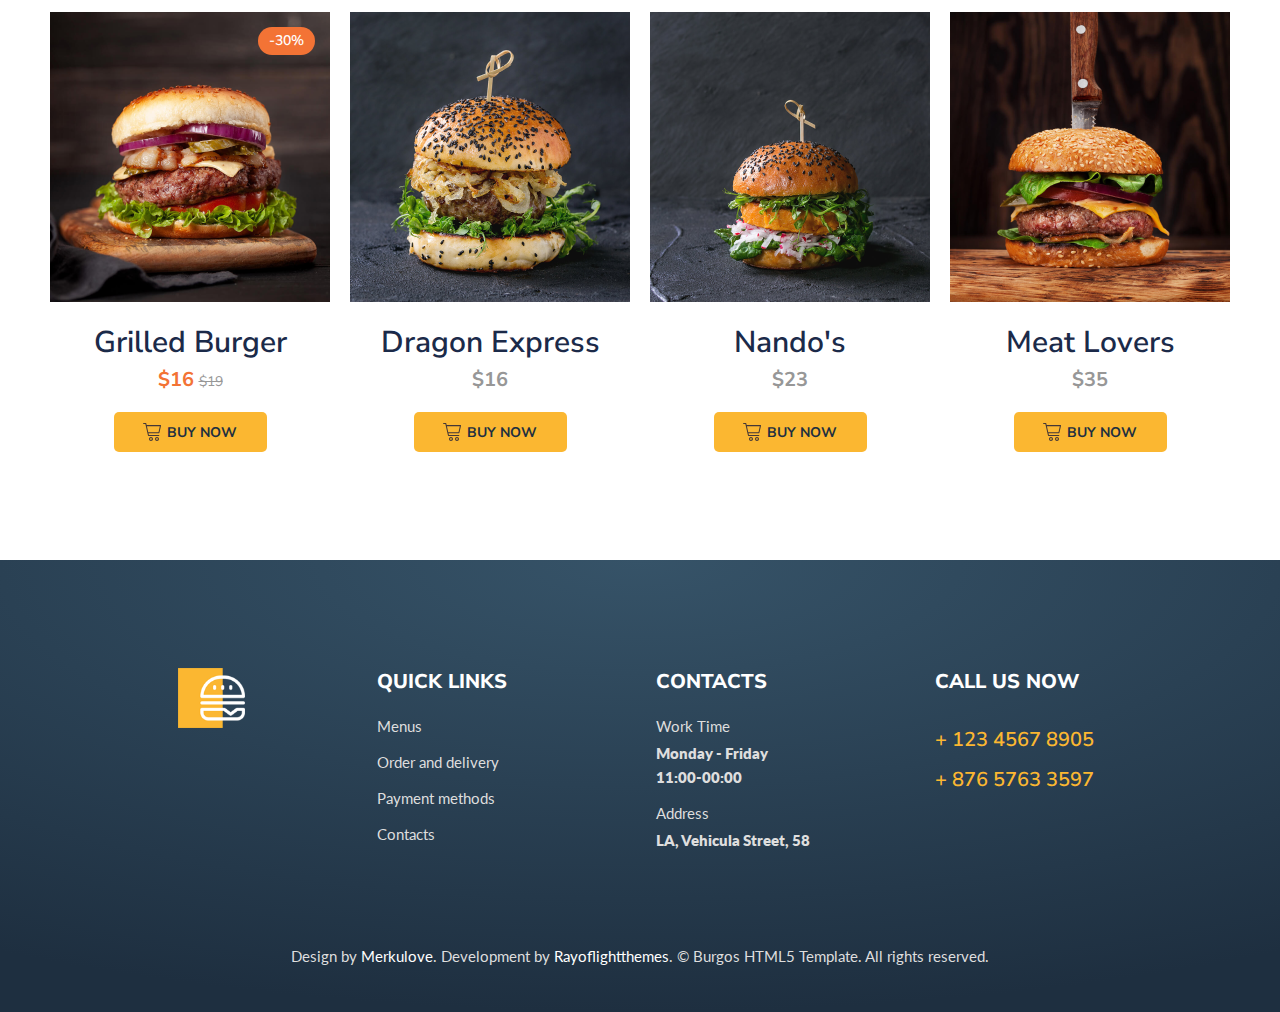
<file: product.html>
<!doctype html>
<html lang="zxx">
  
<!-- Mirrored from rayoflightthemes.com/htmltemplates/burgos_street_food_html5_template/burgos_html/product.html by HTTrack Website Copier/3.x [XR&CO'2014], Fri, 29 Mar 2024 14:31:26 GMT -->
<head>
    <title>Burgos – Street Food HTML5 Template</title>
    <meta charset="utf-8">
    <meta name="viewport" content="width=device-width, initial-scale=1, shrink-to-fit=no">
    <meta name="description" content="">
    <meta name="author" content="">
    <link rel="icon" href="images/favicon.ico">    
    <!-- Google fonts -->
    <link href="https://fonts.googleapis.com/css2?family=Lato&amp;display=swap" rel="stylesheet"> 
    <link href="https://fonts.googleapis.com/css2?family=Nunito+Sans:wght@400;600;700;800;900&amp;display=swap" rel="stylesheet">  
    <!-- Styles -->
    <link rel="stylesheet" href="css/bootstrap.css">
    <link rel="stylesheet" href="css/animate.css">     
    <link rel="stylesheet" href="css/owl.carousel.min.css">
    <link rel="stylesheet" href="css/owl.theme.default.min.css">
    <link rel="stylesheet" href="css/lightbox.css"> 
    <link rel="stylesheet" href="css/flexslider.css">   
    <link rel="stylesheet" href="css/fontawesome.css">     
    <!-- Custom styles -->
    <link href="style.css" type="text/css" rel="stylesheet">
  </head>
  <body>
  <div class="josh-js white-nav">  
    <div class="container pl-0 pr-0">
      <div class="row overflows smallscreen-wrapper">
        <div class="col-lg-2 col-12 text-center">
          <a class="navbar-brand" href="index.html"><img src="images/logo.png" alt="Burgos"></a>
        </div>   
        <div class="col-lg-10 col-12 navbar-wrapper">
          <nav class="navbar navbar-expand-lg">
            <button class="navbar-toggler first-button" type="button" data-toggle="collapse" data-target="#main_nav"
            aria-controls="main_nav" aria-expanded="false" aria-label="Toggle navigation">
            <span class="animated-icon1"><span></span><span></span><span></span></span>
            </button> 
            <div class="collapse navbar-collapse" id="main_nav">
              <ul class="navbar-nav">
	              <li class="nav-item dropdown">
		              <a class="nav-link" href="#" data-toggle="dropdown"> Home <i class="dropdown-icon fa fa-chevron-down"></i> </a>
	                <ul class="dropdown-menu fade-down">
		                <li><a class="dropdown-item" href="index.html"> Home style 1</a></li>
		                <li><a class="dropdown-item" href="home2.html"> Home style 2 </a></li>
                    <li><a class="dropdown-item" href="home3.html"> Home style 3 </a></li>
	                </ul>
	              </li>
                <li class="nav-item dropdown">
                	<a class="nav-link" href="#" data-toggle="dropdown">Shop <i class="dropdown-icon fa fa-chevron-down"></i></a>
	                <ul class="dropdown-menu fade-down">
		                <li><a class="dropdown-item" href="menus.html">Menus</a></li>
                    <li><a class="dropdown-item" href="product.html">Product</a></li>		                
                    <li><a class="dropdown-item" href="cart.html">Shopping Cart</a></li>
	                </ul>
                </li>
	              <li class="nav-item">
		              <a class="nav-link" href="about.html">About</a>
	              </li>
                <li class="nav-item dropdown">
		              <a class="nav-link" href="#" data-toggle="dropdown">Pages <i class="dropdown-icon fa fa-chevron-down"></i></a>
	                <ul class="dropdown-menu fade-down">
		                <li><a class="dropdown-item" href="blog.html">Blog</a></li>
		                <li><a class="dropdown-item" href="blog-single.html">Blog single</a></li>		                
                    <li><a class="dropdown-item" href="gallery.html">Gallery</a></li>
		                <li><a class="dropdown-item" href="error.html">404 error page</a></li>		              
                  </ul>
	              </li>
                <li class="nav-item">
		              <a class="nav-link" href="contact.html">Contact</a>
	              </li>
              </ul>
            </div>
          </nav>     
          <!-- Card and shop icon --> 
          <div class="smallscreen">
            <div class="shop-icon navbar">
              <div class="nav-item dropdown">
		            <a href="#" data-toggle="dropdown">
                  <i class="fas fa-shopping-cart"></i>
                  <span class="totalnumberitems">3</span>
                  <span class="shop-icon-total">$39</span>
                </a>               
                <div class="dropdown-menu fade-down dropdown-menu-right">
                  <div class="card">
                    <div class="card-body">
                      <div class="row justify-content-center pb-1">
                        <div class="col-4">
                          <img src="images/1.png" alt="...">
                        </div>
                        <div class="col-8">
                          <h4 class="mb-0">Chicken Burger</h4> 
                          <span>$12</span>
                        </div>
                      </div>
                      <div class="row justify-content-center pb-1">
                        <div class="col-4">
                          <img src="images/2.png" alt="...">
                        </div>
                        <div class="col-8">
                          <h4 class="mb-0">Beef Burger</h4>
                          <span>$15</span>                     
                        </div>
                      </div>
                      <div class="row justify-content-center pb-2">
                        <div class="col-4">
                          <img src="images/3.png" alt="...">
                        </div>
                        <div class="col-8">
                          <h4 class="mb-0">Classic Burger</h4>
                          <span>$12</span>                     
                          </div>
                      </div>
                      <div class="line"></div>
                      <div class="col-12 pb-1half pt-1">
                        <div class="row no-gutters">
                          <div class="col-6">
                          <h4>TOTAL</h4> 
                          </div>
                          <div class="col-6 text-right">
                            <h4><b>$39</b></h4> 
                          </div>
                        </div>  
                      </div>
                      <div class="line mb-1"></div>
                      <div class="col-12 text-center">
                        <a href="#" class="custom-button2">Checkout</a>
                      </div>
                    </div>
                  </div>
                </div>
              </div>
            </div>
          </div>
          </div> 
        </div> 
        <!-- row smallscreen wrapper --> 
      </div> 
    </div> 
  <header>
  <div class="cart-title">
    <div class="container">
      <div class="row">
        <div class="col-lg-6 col-12">
          <div class="bread-crumb">
            <a href="index.html">Home</a> / 
            <span>Shop</span> /
            <span>Beff Big Burger</span>
          </div> 
        </div>
      </div>
    </div>    
  </div>   
 </header>
 <main>
   <div class="container">
     <div class="row mb-3 pl-2 productmb0">
       <div class="col-md-5 pl-0">
         <div class="flexslider flexslider1">
           <ul class="slides">
             <li data-thumb="images/pr1t.png">
               <a href="images/pr1.png" data-lightbox="example-set">
                 <img src="images/pr1.png" alt=".">
               </a> 
             </li>
             <li data-thumb="images/pr2t.png">
               <a href="images/pr2.png" data-lightbox="example-set">
                 <img src="images/pr2.png" alt=".">
               </a> 
             </li>
             <li data-thumb="images/pr3t.png">
               <a href="images/pr3.png" data-lightbox="example-set">
                 <img src="images/pr3.png" alt=".">
               </a> 
             </li>
           </ul>
         </div> 
       </div> 
       <div class="col-md-7">
         <div class="cart-title pl1 pt-1">
           <h1 class="mb-0">Beff Big Burger</h1>
           <div class="rating rating-left"> 
             <input type="radio" name="rating" value="5" id="5"><label class="text" for="1">(5 Reviews)</label><label for="5"><i class="far fa-star"></i></label> <input type="radio" name="rating" value="4" id="4"><label class="full" for="4"><i class="fas fa-star"></i></label> <input class="full" type="radio" name="rating" value="3" id="3"><label class="full" for="3"><i class="fas fa-star"></i></label> <input type="radio" name="rating" value="2" id="2"><label class="full" for="2"><i class="fas fa-star"></i></label> <input type="radio" name="rating" value="1" id="1"><label class="full" for="1"><i class="fas fa-star"></i></label>
           </div>
           <p><a class="addreview" href="#">Add review</a></p>
           <div class="product featured-product">
             <h3 class="mb-1">$16 <span class="price">$19</span></h3>
             <p class="mb-0 mobile16">Nullam neque massa, congue nec placerat in, ultricies ut purus. Nulla facilisi. Vivamus viverra facilisis dolor, nec faucibus justo varius vitae. Phasellus sagittis urna eget justo dictum tincidunt.</p>
             <p class="mb-1half"><span class="gram">Weight: 345g</span></p>
           </div>
           <div class="row mb-1 h-100 align-items-center">
           <div class="col-sm-auto col-12">
           <div class="counteritem">
              <a href="#" class="sc-minus">-</a>
                <input type="text" value="1">
              <a href="#" class="sc-plus">+</a>
            </div>
            </div>
            <div class="col-sm col-12 pt-1">
            <button type="button" class="custom-button1 counteritem1" data-toggle="modal" data-target="#exampleModal1">
              Add to cart
            </button> 
            <!-- modal popup --> 
            <div class="modal custom-modal fade bd-example-modal-lg" id="exampleModal1" tabindex="-1" role="dialog" aria-hidden="true">
              <div class="modal-dialog modal-lg" role="document">
                <div class="modal-content">
                  <div class="modal-header">
                    <button type="button" class="close" data-dismiss="modal" aria-label="Close">
                      <img src="images/close2.png" alt="close"/>
                    </button>
                  </div>
                  <div class="modal-body">
                    <h3 class="modaltitle">ADDED TO CART</h3>                   
                  	  <div class="col-lg-12 text-left p-0">
			                  <table class="table table-responsive-md">
				                  <tbody>
				                    <tr>
					                    <td>
					                    <div class="row product1 align-items-center">
								                <div class="col-3">
									                <img src="images/product-image.png" alt="..."/>
								                </div>
							                  <div class="col-9 pl-1">
									                <h4>Beff Big Burger</h4>
									                <span class="gram">345g</span>
							                  </div>
						                  </div>
					                    </td>
					                    <td> 
                                <span class="cartprice">$16</span> 
                              </td>
					                    <td class="text-right">
							                  <button><img src="images/close2.png" alt="close"/></button>								
						                  </td>
				                    </tr>				  
				                  </tbody>
			                  </table>
                        <div class="row mt-1">
                          <div class="col mt-1half text-right">
                            <a href="cart.html" class="custom-button1 mr-0 mb-1">View Cart</a>		
				                    <a href="#" class="custom-button3 ml-4">Continue</a>  
				                  </div>
                        </div>
                      </div>
                    </div>       
                  </div>
                </div>
              </div>  
            </div>
            </div>
            <p class="mb-0"><b>CATEGORY BURGERS</b></p>
            <p><b>SKU 123KJAS</b></p>
         </div>          
       </div> 
     </div>  
     <div class="row mb-3">
       <div class="col-12" id="tabs">      
         <nav>
				   <div class="nav nav-tabs nav-fill" id="nav-tab" role="tablist">
					    <a class="nav-item nav-link active" id="nav-description-tab" data-toggle="tab" href="#nav-description" role="tab" aria-controls="nav-description" aria-selected="true">Description</a>
						  <a class="nav-item nav-link" id="nav-reviews-tab" data-toggle="tab" href="#nav-review" role="tab" aria-controls="nav-review" aria-selected="false">Reviews</a>
						  <a class="nav-item nav-link" id="nav-add-tab" data-toggle="tab" href="#nav-add" role="tab" aria-controls="nav-add" aria-selected="false">Additional information</a>
					 </div>
				 </nav>
				 <div class="tab-content">
					 <div class="tab-pane fade show active" id="nav-description" role="tabpanel">
						 <div class="row">
               <div class="col-md-10 offset-md-1">
                 <p>Curabitur finibus ante vitae fringilla varius. Quisque porta mattis mauris eu auctor. Duis varius non lorem a pulvinar. Vivamus cursus felis pellentesque lectus gravida hendrerit. Cras commodo vestibulum magna a dictum. Vivamus eget aliquet ipsum. Suspendisse scelerisque a est quis molestie. In congue eget nibh et accumsan. Maecenas mattis erat a luctus hendrerit. Vivamus et viverra felis, vitae tempor leo.</p>
					       <ul class="tabsul">
                   <li>Weight:	<span>345g</span> </li>
                   <li>Ingridients:	<span>Duis vitae justo tempor, vulputate libero sit amet, lacinia nulla. Fusce eu turpis quis </span> </li>
                 </ul>
                 <p>Aenean efficitur mauris ex, id rhoncus sapien eleifend eget. Aliquam sit amet ultrices metus. Etiam at purus nulla. Morbi ut mauris eros. Sed augue diam, lacinia in dictum id, fermentum consequat nunc. Nam elementum arcu ipsum, id sodales ante vehicula ac. Donec interdum ornare blandit. Aliquam erat volutpat.</p>
               </div>
             </div>
           </div>
					 <div class="tab-pane fade" id="nav-review" role="tabpanel">
					   <div class="row">
               <div class="col-md-10 offset-md-1">
                 <div class="comments"> 
                   <div class="row mb-1half no-gutters comment"> 
                     <div class="col-auto pr-2"> 
                       <img src="images/thumbnail1.png" alt="."> 
                     </div>
                     <div class="col"> 
                       <span class="name">Polina Podolski</span>
                       <span class="date">26 Sep 2020</span>
                       <span class="reply">
                       <span class="rating rating-right"> 
                         <label class="text" for="1"></label><label for="5">
                         <i class="far fa-star"></i></label> <input type="radio" name="rating" value="4" id="4a">
                         <label class="full" for="4"><i class="fas fa-star"></i></label> <input class="full" type="radio" name="rating" value="3" id="3a">
                         <label class="full" for="3"><i class="fas fa-star"></i></label> 
                         <input type="radio" name="rating" value="2" id="2a"><label class="full" for="2"><i class="fas fa-star"></i></label> 
                         <input type="radio" name="rating" value="1" id="1a"><label class="full" for="1"><i class="fas fa-star"></i></label>
                       </span>            
                       </span>
                       <p>Vestibulum sagittis porta rhoncus. Sed augue erat, tempus a tincidunt eget, dapibus eget sapien. Aliquam aliquet neque quam, a imperdiet nisi sagittis bibendum.</p>
                     </div>
                   </div>                   
                   <div class="row pl-5 no-gutters comment"> 
                     <div class="col-auto pr-2"> 
                       <img src="images/thumbnail2.png" alt="."> 
                     </div>
                     <div class="col"> 
                       <span class="name">Polina Podolski</span>
                       <span class="date">26 Sep 2020</span>                        
                       <span class="rating rating-right"> 
                         <label class="text" for="1"></label>
                         <label for="5"><i class="far fa-star"></i></label> 
                         <label class="full" for="4"><i class="fas fa-star"></i></label> 
                         <label class="full" for="3"><i class="fas fa-star"></i></label> 
                         <label class="full" for="2"><i class="fas fa-star"></i></label> 
                         <label class="full" for="1"><i class="fas fa-star"></i></label>
                       </span>  
                       <p>Vestibulum sagittis porta rhoncus. Sed augue erat, tempus a tincidunt eget, dapibus eget sapien. Aliquam aliquet neque quam, a imperdiet nisi sagittis bibendum.</p>
                     </div>
                   </div>
                 </div> 
               </div>
             </div>
           </div>
			     <div class="tab-pane fade" id="nav-add" role="tabpanel">
			     <div class="row">
             <div class="col-md-10 offset-md-1">
             Curabitur finibus ante vitae fringilla varius. Quisque porta mattis mauris eu auctor. Duis varius non lorem a pulvinar. Vivamus cursus felis pellentesque lectus gravida hendrerit. Cras commodo vestibulum magna a dictum. Vivamus eget aliquet ipsum. Suspendisse scelerisque a est quis molestie. In congue eget nibh et accumsan. Maecenas mattis erat a luctus hendrerit. Vivamus et viverra felis, vitae tempor leo.
			       Curabitur finibus ante vitae fringilla varius. Quisque porta mattis mauris eu auctor. Duis varius non lorem a pulvinar. Vivamus cursus felis pellentesque lectus gravida hendrerit. Cras commodo vestibulum magna a dictum. Vivamus eget aliquet ipsum. Suspendisse scelerisque a est quis molestie. In congue eget nibh et accumsan. Maecenas mattis erat a luctus hendrerit. Vivamus et viverra felis, vitae tempor leo.
             </div>
           </div>
         </div>
		     </div>
       </div> 
      </div>  
      <!-- Products --> 
      <div class="row products mb-3 custom-gutters1">
        <div class="col-12 mb-1 text-center">
          <h3 class="maintitle">Recommended</h3> 
        </div> 
        <div class="col-md-3 col-sm-6 text-center">
          <div class="product featured-product">
            <div class="image-wrapper">
              <a href="cart.html">
                <h6 class="label">-30%</h6>
                <img class="p-image" src="images/product1.png" alt=".">
              </a>
            </div>   
            <h3 class="pricetitle1">Grilled Burger</h3> 
            <h3 class="pricetitle">$16 <span>$19</span></h3>
            <button type="button" class="custom-button2a" data-toggle="modal" data-target="#exampleModal2">
              Buy now<span></span>
            </button> 
            <!-- modal popup --> 
            <div class="modal custom-modal fade bd-example-modal-lg" id="exampleModal2" tabindex="-1" role="dialog" aria-hidden="true">
              <div class="modal-dialog modal-lg" role="document">
                <div class="modal-content">
                  <div class="modal-header">
                    <button type="button" class="close" data-dismiss="modal" aria-label="Close">
                      <img src="images/close2.png" alt="close"/>
                    </button>
                  </div>
                  <div class="modal-body">
                    <h3 class="modaltitle">ADDED TO CART</h3>                   
                  	  <div class="col-lg-12 text-left p-0">
			                  <table class="table table-responsive-md">
				                  <tbody>
				                    <tr>
					                    <td>
					                    <div class="row product1 align-items-center">
								                <div class="col-3">
									                <img src="images/product-image.png" alt="..."/>
								                </div>
							                  <div class="col-9 pl-1">
									                <h4>Grilled Burger</h4>
									                <span class="gram">345g</span>
							                  </div>
						                  </div>
					                    </td>
					                    <td> 
                                <span class="cartprice">$16</span> 
                              </td>
					                    <td class="text-right">
							                  <button><img src="images/close2.png" alt="close"/></button>								
						                  </td>
				                    </tr>				  
				                  </tbody>
			                  </table>
                        <div class="row mt-1">
                          <div class="col mt-1half text-right">
                            <a href="cart.html" class="custom-button1 mr-0 mb-1">View Cart</a>		
				                    <a href="#" class="custom-button3 ml-4">Continue</a>  
				                  </div>
                        </div>
                      </div>
                    </div>       
                  </div>
                </div>
              </div>  
          </div>
        </div>
        <div class="col-md-3 col-sm-6 text-center">
          <div class="product">
            <div class="image-wrapper">
              <a href="cart.html">
                <img class="p-image" src="images/product2.png" alt=".">
              </a>  
            </div>   
            <h3 class="pricetitle1">Dragon Express</h3> 
            <h3 class="pricetitle">$16</h3>
            <button type="button" class="custom-button2a" data-toggle="modal" data-target="#exampleModal3a">
              Buy now<span></span>
            </button> 
            <!-- modal popup --> 
            <div class="modal custom-modal fade bd-example-modal-lg" id="exampleModal3a" tabindex="-1" role="dialog" aria-hidden="true">
              <div class="modal-dialog modal-lg" role="document">
                <div class="modal-content">
                  <div class="modal-header">
                    <button type="button" class="close" data-dismiss="modal" aria-label="Close">
                      <img src="images/close2.png" alt="close"/>
                    </button>
                  </div>
                  <div class="modal-body">
                    <h3 class="modaltitle">ADDED TO CART</h3>                   
                  	  <div class="col-lg-12 text-left p-0">
			                  <table class="table table-responsive-md">
				                  <tbody>
				                    <tr>
					                    <td>
					                    <div class="row product1 align-items-center">
								                <div class="col-3">
									                <img src="images/product-image.png" alt="..."/>
								                </div>
							                  <div class="col-9 pl-1">
									                <h4>Dragon Express</h4>
									                <span class="gram">345g</span>
							                  </div>
						                  </div>
					                    </td>
					                    <td> 
                                <span class="cartprice">$16</span> 
                              </td>
					                    <td class="text-right">
							                  <button><img src="images/close2.png" alt="close"/></button>								
						                  </td>
				                    </tr>				  
				                  </tbody>
			                  </table>
                        <div class="row mt-1">
                          <div class="col mt-1half text-right">
                            <a href="cart.html" class="custom-button1 mr-0 mb-1">View Cart</a>		
				                    <a href="#" class="custom-button3 ml-4">Continue</a>  
				                  </div>
                        </div>
                      </div>
                    </div>       
                  </div>
                </div>
              </div>  
          </div>
        </div>
        <div class="col-md-3 col-sm-6 text-center">
          <div class="product">
            <div class="image-wrapper">
              <a href="cart.html">
                <img class="p-image" src="images/product3.png" alt=".">
              </a>  
            </div>   
            <h3 class="pricetitle1">Nando's</h3> 
            <h3 class="pricetitle">$23</h3>
            <button type="button" class="custom-button2a" data-toggle="modal" data-target="#exampleModal3">
              Buy now<span></span>
            </button> 
            <!-- modal popup --> 
            <div class="modal custom-modal fade bd-example-modal-lg" id="exampleModal3" tabindex="-1" role="dialog" aria-hidden="true">
              <div class="modal-dialog modal-lg" role="document">
                <div class="modal-content">
                  <div class="modal-header">
                    <button type="button" class="close" data-dismiss="modal" aria-label="Close">
                      <img src="images/close2.png" alt="close"/>
                    </button>
                  </div>
                  <div class="modal-body">
                    <h3 class="modaltitle">ADDED TO CART</h3>                   
                  	  <div class="col-lg-12 text-left p-0">
			                  <table class="table table-responsive-md">
				                  <tbody>
				                    <tr>
					                    <td>
					                    <div class="row product1 align-items-center">
								                <div class="col-3">
									                <img src="images/product-image.png" alt="..."/>
								                </div>
							                  <div class="col-9 pl-1">
									                <h4>Nando's</h4>
									                <span class="gram">345g</span>
							                  </div>
						                  </div>
					                    </td>
					                    <td> 
                                <span class="cartprice">$23</span> 
                              </td>
					                    <td class="text-right">
							                  <button><img src="images/close2.png" alt="close"/></button>								
						                  </td>
				                    </tr>				  
				                  </tbody>
			                  </table>
                        <div class="row mt-1">
                          <div class="col mt-1half text-right">
                            <a href="cart.html" class="custom-button1 mr-0 mb-1">View Cart</a>		
				                    <a href="#" class="custom-button3 ml-4">Continue</a>  
				                  </div>
                        </div>
                      </div>
                    </div>       
                  </div>
                </div>
              </div>  
          </div>
        </div>
        <div class="col-md-3 col-sm-6 text-center">
          <div class="product">
            <div class="image-wrapper">
              <a href="cart.html">
                <img class="p-image" src="images/product4.png" alt="#">
              </a>  
            </div>   
            <h3 class="pricetitle1">Meat Lovers</h3> 
            <h3 class="pricetitle">$35</h3>
            <button type="button" class="custom-button2a" data-toggle="modal" data-target="#exampleModal5">
              Buy now<span></span>
            </button> 
            <!-- modal popup --> 
            <div class="modal custom-modal fade bd-example-modal-lg" id="exampleModal5" tabindex="-1" role="dialog" aria-hidden="true">
              <div class="modal-dialog modal-lg" role="document">
                <div class="modal-content">
                  <div class="modal-header">
                    <button type="button" class="close" data-dismiss="modal" aria-label="Close">
                      <img src="images/close2.png" alt="close"/>
                    </button>
                  </div>
                  <div class="modal-body">
                    <h3 class="modaltitle">ADDED TO CART</h3>                   
                  	  <div class="col-lg-12 text-left p-0">
			                  <table class="table table-responsive-md">
				                  <tbody>
				                    <tr>
					                    <td>
					                    <div class="row product1 align-items-center">
								                <div class="col-3">
									                <img src="images/product-image.png" alt="..."/>
								                </div>
							                  <div class="col-9 pl-1">
									                <h4>Meat Lovers</h4>
									                <span class="gram">345g</span>
							                  </div>
						                  </div>
					                    </td>
					                    <td> 
                                <span class="cartprice">$35</span> 
                              </td>
					                    <td class="text-right">
							                  <button><img src="images/close2.png" alt="close"/></button>								
						                  </td>
				                    </tr>				  
				                  </tbody>
			                  </table>
                        <div class="row mt-1">
                          <div class="col mt-1half text-right">
                            <a href="cart.html" class="custom-button1 mr-0 mb-1">View Cart</a>		
				                    <a href="#" class="custom-button3 ml-4">Continue</a>  
				                  </div>
                        </div>
                      </div>
                    </div>       
                  </div>
                </div>
              </div>  
          </div>
        </div>  
      </div>  
    </div>  
 </main>
 <!-- Footer -->
 <footer class="footer">
		<div class="container footer-inner">
		  <div class="row pl-5 pr-3 no-gutters">
        <div class="col-lg-6 col-md-12">
          <div class="row no-gutters">
            <div class="col-lg-5 col-md-6 mb-1">
		          <a href="#"><img class="footer-logo" src="images/logo_footer.png" alt="Burgos"></a>
	          </div>
		        <div class="col-lg-7 col-md-6 mb-1">
		          <h3 class="footertitle">Quick links</h3>
              <ul class="footerul">
                <li><a href="#">Menus</a> </li>
				        <li><a href="#">Order and delivery</a> </li>
				        <li><a href="#">Payment methods</a> </li>
					      <li><a href="#">Contacts</a> </li>
              </ul>  
	          </div>
          </div>
        </div>
        <div class="col-lg-6 col-md-12">
          <div class="row no-gutters">
	          <div class="col-lg-7 col-md-6 mb-1">
	            <h3 class="footertitle">Contacts</h3>
              <ul class="footerul">
                <li class="footerul1">Work Time </li>
				        <li class="footerul2">Monday - Friday<br> 11:00-00:00</li>
				        <li class="footerul1">Address </li>
					      <li class="footerul2">LA, Vehicula Street, 58</li>
              </ul>  
		        </div>
            <div class="col-lg-5 col-md-6 mb1">
	            <h3 class="footertitle footertitle2">Call us now</h3>
              <h5 class="footercta">+ 123 4567 8905</h5>
		          <h5 class="footercta">+ 876 5763 3597</h5>
		        </div>
          </div>
        </div>
		  </div>
      <div class="col-12 text-center pt-2">
	      <p>Design by <a href="https://themeforest.net/user/merkulove/portfolio?irgwc=1&amp;clickid=WHBUxY0JUxyLRwlwUx0Mo3EFUkE0Gn3WeVfJxQ0&amp;iradid=275988&amp;irpid=1187830&amp;iradtype=ONLINE_TRACKING_LINK&amp;irmptype=mediapartner&amp;mp_value1=&amp;utm_campaign=af_impact_radius_1187830&amp;utm_medium=affiliate&amp;utm_source=impact_radius">Merkulove</a>. Development by <a href="https://themeforest.net/user/rayoflightt?ref=rayoflightt">Rayoflightthemes</a>. © Burgos HTML5 Template. All rights reserved.</p>
		  </div>
	  </div>
    <div id="toTopBtn" class="fa fa-chevron-up button-top"></div>  
  </footer>
  <script src="js/jquery.js"></script>
  <script src="js/waypoints.js"></script>
  <script src="js/bootstrap.js"></script>
  <script src="js/owl.carousel.min.js"></script>
  <script src="js/isotope.js"></script> 
  <script src="js/imagesloaded.js"></script> 
  <script src="js/lightbox.js"></script> 
  <script src="js/simple-load-more.js"></script>
  <script src="js/flexslider.js"></script> 
  <script src="js/josh.min.js"></script>
  <script src="js/script.js"></script>
  </body>

<!-- Mirrored from rayoflightthemes.com/htmltemplates/burgos_street_food_html5_template/burgos_html/product.html by HTTrack Website Copier/3.x [XR&CO'2014], Fri, 29 Mar 2024 14:31:34 GMT -->
</html>
</file>
<file: style.css>
/* --------------------------------------------------------
Website: Burgos – Street Food HTML5 Template
Author: Merkulove and RayoflightThemes
----------------------------------------------------------*/
/* -----------------------------------------------------------
CONTENTS:
Color less variables
Variables
HTML and responsive 
Reset
General
Spaces
Navbar
Dropdown shop icon
Hero
Featured products
Best products
Banners
Products
Contacts
Instagram
Custom button
Main title
Services
Testimonials
Blog 
Footer
To top button
About page
Gallery
Menus
404 error page
cart pages
tabs
home 3

------------------------------------------------------------*/
/* ----------------------------
Color less variables
----------------------------- */
/* ----------------------------
Color less variables end
----------------------------- */
/* ----------------------------
Variables
----------------------------- */
.transition-all {
  -webkit-transition: all 0.3s ease;
  -moz-transition: all 0.3s ease;
  -o-transition: all 0.3s ease;
  transition: all 0.3s ease;
}
.transition-color {
  -webkit-transition: all 0.3s ease;
  -moz-transition: all 0.3s ease;
  -o-transition: all 0.3s ease;
  transition: all 0.3s ease;
}
.transition-none {
  -webkit-transition: all 0 ease;
  -moz-transition: all 0 ease;
  -o-transition: all 0 ease;
  transition: all 0 ease;
}
.circle {
  -webkit-border-radius: 500px;
  -moz-border-radius: 500px;
  border-radius: 500px;
}
.box-shadow {
  -webkit-box-shadow: 0px 1px 15px 0px rgba(19, 26, 10, 0.1);
  -moz-box-shadow: 0px 1px 15px 0px rgba(19, 26, 10, 0.1);
  box-shadow: 0px 1px 15px 0px rgba(19, 26, 10, 0.1);
}
.box-shadow-0 {
  -webkit-box-shadow: 0px 0px 0px 0px rgba(19, 26, 10, 0.1);
  -moz-box-shadow: 0px 0px 0px 0px rgba(19, 26, 10, 0.1);
  box-shadow: 0px 0px 0px 0px rgba(19, 26, 10, 0.1);
}
/* ----------------------------
Variables end
----------------------------- */
/* ----------------------------
HTML and responsive 
----------------------------- */
header,
nav,
article,
section,
aside,
footer {
  display: block;
}
img {
  max-width: 100%;
  width: auto;
  -ms-interpolation-mode: bicubic;
}
img,
embed,
object,
video {
  max-width: 100%;
}
/* ----------------------------
HTML and responsive end
----------------------------- */
/* ----------------------------
Reset
----------------------------- */
a {
  text-decoration: none;
  -webkit-transition: all 0.3s ease;
  -moz-transition: all 0.3s ease;
  -o-transition: all 0.3s ease;
  transition: all 0.3s ease;
  color: #0c4c7b;
}
a:hover {
  text-decoration: none;
  color: #fbb731;
}
ul,
ol {
  line-height: 24px;
  list-style: none;
  font-size: 15px;
}
li {
  line-height: 30px;
}
h1,
h2,
h3,
h4,
h5,
h6 {
  color: #1B2A49;
  font-family: "Nunito Sans";
  font-weight: 600;
}
h1 {
  font-size: 60px;
  line-height: 76px;
  padding-top: 0;
  margin-bottom: 12px;
}
h2 {
  font-size: 44px;
  line-height: 56px;
  padding-top: 0;
  margin-bottom: 12px;
}
h3 {
  font-size: 30px;
  line-height: 38px;
  padding-top: 0;
  margin-bottom: 12px;
}
h4 {
  font-size: 20px;
  line-height: 28px;
  padding-top: 0;
  margin-bottom: 12px;
}
h5 {
  font-size: 15px;
  line-height: 24px;
  padding-top: 0;
  margin-bottom: 12px;
}
h6 {
  font-size: 15px;
  line-height: 24px;
  padding-top: 0;
  margin-bottom: 12px;
}
p {
  font-size: 15px;
  line-height: 24px;
  padding-top: 4px;
  margin-bottom: 20px;
}
br {
  display: block;
  margin: 0;
}
b {
  font-weight: 700;
}
/* -------------------------
Reset end 
---------------------------- */
/* ----------------------------
General
----------------------------- */
html,
body {
  height: 100%;
}
body {
  position: relative;
  height: 100%;
  color: #443737;
  font-size: 15px;
  font-family: "lato", arial, sans-serif;
  font-weight: 400;
  line-height: 24px;
  background: #fff;
}
.lines {
  background: #ffffff url("images/lines.png") center center repeat-y;
}
@media all and (max-width: 575px) {
  .lines {
    background: #ffffff;
  }
}
::selection {
  background: #fbb731;
  color: #fff;
}
::-moz-selection {
  background: #fbb731;
  color: #fff;
}
.custom-gutters1 > .col,
.custom-gutters1 > [class*="col-"] {
  padding-right: 10px;
  padding-left: 10px;
}
.custom-gutters2 > .col,
.custom-gutters2 > [class*="col-"] {
  padding-right: 7px;
  padding-left: 7px;
}
.custom-gutters3 > .col,
.custom-gutters3 > [class*="col-"] {
  padding-right: 5px;
  padding-left: 5px;
  padding-bottom: 10px;
}
@media (min-width: 1260px) {
  .container,
  .container-sm,
  .container-md,
  .container-lg,
  .container-xl {
    max-width: 1200px;
  }
}
ul.special-list li i {
  color: #fbb731;
  margin-right: 7px;
}
blockquote.blockquote {
  border-left: 8px solid #fbb731;
  padding: 48px 36px;
}
blockquote.blockquote p {
  font-family: "nunito sans";
  font-size: 20px;
  line-height: 28px;
  font-weight: 600;
  color: #1b2a49;
}
blockquote.blockquote cite {
  font-size: 20px;
  color: #f37335;
  line-height: 28px;
  font-family: "nunito sans";
  font-weight: 600;
  font-style: italic;
}
.line {
  width: 100%;
  border-bottom: 1px solid #dedede;
  height: 1px;
}
@media all and (max-width: 600px) {
.row.overflows {
  margin-right: 0;
  margin-left: 0;
}
.overflow-hidden-small {
  overflow: hidden;
}
}
/* ----------------------------
General end
----------------------------- */
/* ----------------------------
Spaces
----------------------------- */
.py-1half {
  padding-top: 12px!important;
  padding-bottom: 12px!important;
}
.py-1 {
  padding-top: 24px!important;
  padding-bottom: 24px!important;
}
.py-2 {
  padding-top: 48px!important;
  padding-bottom: 48px!important;
}
.py-3 {
  padding-top: 72px!important;
  padding-bottom: 72px!important;
}
.py-4 {
  padding-top: 96px!important;
  padding-bottom: 96px!important;
}
.py-5 {
  padding-top: 120px!important;
  padding-bottom: 120px!important;
}
.pt-1half {
  padding-top: 12px!important;
}
.pt-1 {
  padding-top: 24px!important;
}
.pt-2 {
  padding-top: 48px!important;
}
.pt-3 {
  padding-top: 72px!important;
}
.pt-4 {
  padding-top: 96px!important;
}
.pt-5 {
  padding-top: 120px!important;
}
.pb-1half {
  padding-bottom: 12px!important;
}
.pb-1 {
  padding-bottom: 24px!important;
}
.pb-2 {
  padding-bottom: 48px!important;
}
.pb-3 {
  padding-bottom: 72px!important;
}
.pb-4 {
  padding-bottom: 96px!important;
}
.pb-5 {
  padding-bottom: 120px!important;
}
.mt-1half {
  margin-top: 12px!important;
}
.mt-1 {
  margin-top: 24px!important;
}
.mt-2 {
  margin-top: 48px!important;
}
.mt-3 {
  margin-top: 72px!important;
}
.mt-4 {
  margin-top: 96px!important;
}
.mt-5 {
  margin-top: 120px!important;
}
.mb-1half {
  margin-bottom: 12px!important;
}
.mb-1 {
  margin-bottom: 24px!important;
}
.mb-2 {
  margin-bottom: 48px!important;
}
.mb-3 {
  margin-bottom: 72px!important;
}
.mb-4 {
  margin-bottom: 96px!important;
}
.mb-5 {
  margin-bottom: 120px!important;
}
/* ----------------------------
Spaces end
----------------------------- */
/* ----------------------------
Navbar
----------------------------- */
/* default nav */
.top-fixed {
  position: absolute;
  z-index: 5;
  width: 100%;
  padding: 48px 0;
}
@media all and (max-width: 991px) {
.top-fixed {
  position: relative;
  background: #1B2A49;
}
.top-fixed .navbar {
  position: relative;
  float: left;
} 
}
/* toggle */ 
.animated-icon1 {
  display: inline-block;
  width: 30px;
  height: 20px;
  position: relative;
  margin-top: 12px; 
  margin-right: -17px;  
  -webkit-transform: rotate(0deg);
  -moz-transform: rotate(0deg);
  -o-transform: rotate(0deg);
  transform: rotate(0deg);
  -webkit-transition: .5s ease-in-out;
  -moz-transition: .5s ease-in-out;
  -o-transition: .5s ease-in-out;
  transition: .5s ease-in-out;
  cursor: pointer;
}
.animated-icon1 span {
  display: block;
  position: absolute;
  height: 3px;
  width: 100%;
  border-radius: 9px;
  opacity: 1;
  left: 0;
  -webkit-transform: rotate(0deg);
  -moz-transform: rotate(0deg);
  -o-transform: rotate(0deg);
  transform: rotate(0deg);
  -webkit-transition: .25s ease-in-out;
  -moz-transition: .25s ease-in-out;
  -o-transition: .25s ease-in-out;
  transition: .25s ease-in-out;
}
.animated-icon1 span {
  background: #F37335;
}
.animated-icon1 span:nth-child(1) {
  top: 0px;
}
.animated-icon1 span:nth-child(2) {
  top: 10px;
}
.animated-icon1 span:nth-child(3) {
  top: 20px;
}
.animated-icon1.open span:nth-child(1) {
  top: 11px;
  -webkit-transform: rotate(135deg);
  -moz-transform: rotate(135deg);
  -o-transform: rotate(135deg);
  transform: rotate(135deg);
}
.animated-icon1.open span:nth-child(2) {
  opacity: 0;
  left: -60px;
}
.animated-icon1.open span:nth-child(3) {
  top: 11px;
  -webkit-transform: rotate(-135deg);
  -moz-transform: rotate(-135deg);
  -o-transform: rotate(-135deg);
  transform: rotate(-135deg);
}
/* toggle end */ 
.navbar-brand {
  color: #fff;
  font-weight: 800;
  font-family: "nunito sans";
  font-size: 24px;
  line-height: 24px;
}
.top-fixed .navbar-brand img {
  max-width: 150px;
  margin-left: 12px;
} 
.home3 .navbar-brand img {
  max-width: 190px;
}  
@media all and (max-width: 991px) {
  .navbar-brand {
    color: #fff;
    font-weight: 800;
    font-family: "nunito sans";
    font-size: 24px;
    line-height: 24px;
  }
  .navbar-brand img {
    margin-left: 10px;
    margin-right: 7px;
    max-width: auto;
  }
}
.navbar {
  position: relative;
  float: left;
  padding-top: 0;
  z-index: 5;
}
@media all and (min-width: 992px) {
.navbar .dropdown-icon.fa {
  display: none;
}
}
@media all and (max-width: 991px) {
.navbar .dropdown-icon.fa {
  font-size: 13px;
}
}
.navbar a.nav-link:link,
.navbar a.nav-link:visited {
  position: relative;
  margin-left: 36px;
  margin-right: 36px;
  padding-left: 1px;
  padding-right: 1px;
  padding-top: 8px;
  font-size: 20px;
  font-weight: 600;
  line-height: 24px;
  color: #fff;
  font-family: "nunito sans";
}
.navbar a.nav-link:link:hover,
.navbar a.nav-link:visited:hover {
  color: #fff;
}
.navbar a.nav-link:before,
.navbar a.nav-link:after {
  content: '';
  position: absolute;
  bottom: 2px;
  left: 0;
  right: 0;
  height: 4px;
  background-color: #fbb731;
}
.navbar a.nav-link:before {
  opacity: 0;
  -webkit-transform: translateY(-8px);
  transform: translateY(-8px);
  -webkit-transition: opacity 0s, -webkit-transform 0s cubic-bezier(0.175, 0.885, 0.32, 1.275);
  transition: opacity 0s, -webkit-transform 0s cubic-bezier(0.175, 0.885, 0.32, 1.275);
  transition: transform 0s cubic-bezier(0.175, 0.885, 0.32, 1.275), opacity 0s;
  transition: transform 0s cubic-bezier(0.175, 0.885, 0.32, 1.275), opacity 0s, -webkit-transform 0s cubic-bezier(0.175, 0.885, 0.32, 1.275);
}
.navbar a.nav-link:after {
  opacity: 0;
  -webkit-transform: translateY(4px);
  transform: translateY(4px);
  -webkit-transition: opacity 0.2s, -webkit-transform 0.2s cubic-bezier(0.175, 0.885, 0.32, 1.275);
  transition: opacity 0.2s, -webkit-transform 0.2s cubic-bezier(0.175, 0.885, 0.32, 1.275);
  transition: transform 0.2s cubic-bezier(0.175, 0.885, 0.32, 1.275), opacity 0.2s;
  transition: transform 0.2s cubic-bezier(0.175, 0.885, 0.32, 1.275), opacity 0.2s, -webkit-transform 0.2s cubic-bezier(0.175, 0.885, 0.32, 1.275);
}
.navbar a.nav-link:hover:before,
.navbar a.nav-link:hover:after,
.navbar a.nav-link:focus:before,
.navbar a.nav-link:focus:after {
  opacity: 1;
  -webkit-transform: translateY(0);
  transform: translateY(0);
}
.navbar a.nav-link:hover:before,
.navbar a.nav-link:focus:before {
  -webkit-transition: opacity 0.2s, -webkit-transform 0.2s cubic-bezier(0.175, 0.885, 0.32, 1.275);
  transition: opacity 0.2s, -webkit-transform 0.2s cubic-bezier(0.175, 0.885, 0.32, 1.275);
  transition: transform 0.2s cubic-bezier(0.175, 0.885, 0.32, 1.275), opacity 0.2s;
  transition: transform 0.2s cubic-bezier(0.175, 0.885, 0.32, 1.275), opacity 0.2s, -webkit-transform 0.2s cubic-bezier(0.175, 0.885, 0.32, 1.275);
}
.navbar a.nav-link:hover:after,
.navbar a.nav-link:focus:after {
  -webkit-transition: opacity 0s 0.2s, -webkit-transform 0s 0.2s cubic-bezier(0.175, 0.885, 0.32, 1.275);
  transition: opacity 0s 0.2s, -webkit-transform 0s 0.2s cubic-bezier(0.175, 0.885, 0.32, 1.275);
  transition: transform 0s 0.2s cubic-bezier(0.175, 0.885, 0.32, 1.275), opacity 0s 0.2s;
  transition: transform 0s 0.2s cubic-bezier(0.175, 0.885, 0.32, 1.275), opacity 0s 0.2s, -webkit-transform 0s 0.2s cubic-bezier(0.175, 0.885, 0.32, 1.275);
}
.navbar .collapse {
  padding-left: 40px;
}
@media all and (max-width: 1200px) {
  .navbar .collapse {
    padding-left: 0;
  }
}
.navbar .navbar-nav .dropdown-menu {
  margin: 0 0 0 -15px;
  padding: 12px 24px;
  background: #fff;
  -webkit-box-shadow: 0px 1px 15px 0px rgba(19, 26, 10, 0.1);
  -moz-box-shadow: 0px 1px 15px 0px rgba(19, 26, 10, 0.1);
  box-shadow: 0px 1px 15px 0px rgba(19, 26, 10, 0.1);
  border: none;
}
.navbar .navbar-nav .dropdown-menu li {
  margin: 12px 0;
  background: #fff;
  padding: 0;
}
.navbar .navbar-nav .dropdown-menu a {
  padding: 0;
  background: transparent;
  font-family: "nunito sans";
  -webkit-transition: all 0.3s ease;
  -moz-transition: all 0.3s ease;
  -o-transition: all 0.3s ease;
  transition: all 0.3s ease;
}
.navbar .navbar-nav .dropdown-menu a:hover {
  color: #fbb731;
}
@media all and (max-width: 991px) {
  .navbar {
    padding: 24px 0;
    -webkit-transition: all 0.3s ease;
    -moz-transition: all 0.3s ease;
    -o-transition: all 0.3s ease;
    transition: all 0.3s ease;
  }
  .navbar .navbar-nav {
    padding: 48px 24px;
    background: #fff;
    border-radius: 0;
    text-align: left;
  }
  .navbar .navbar-nav .dropdown-menu {
    padding: 0 0 0 12px;
    text-align: center;
    margin: 0;
    box-shadow: none!important;
  }
  .navbar .navbar-nav .dropdown-icon {
    float: right;
    padding-top: 10px;
  }
  .navbar a.nav-link:link,
  .navbar a.nav-link:visited {
    display: block;
    width: 100%;
    margin-left: auto;
    margin-right: auto;
    padding: 18px 0;
    color: #333333;
    border-bottom: 1px solid #ccc;
  }
  .navbar a.nav-link:link:hover,
  .navbar a.nav-link:visited:hover {
    color: #fbb731;
  }
  .navbar a.nav-link:before,
  .navbar a.nav-link:after {
    content: '';
    position: absolute;
    bottom: 0;
    left: 0;
    right: 0;
    height: 0;
    background-color: #fff;
  }
  .navbar .navbar .nav-item .dropdown-menu {
    background: transparent;
    border: none;
  }
  .navbar .navbar .nav-item .dropdown-menu a {
    color: #fff;
    border-bottom: 1px solid #fff;
  }
  .navbar .navbar .nav-item .dropdown-menu a:hover {
    color: #f37335;
  }
} 
@media all and (min-width: 992px) {
  .navbar .nav-item .dropdown-menu {
    display: block;
    opacity: 0;
    visibility: hidden;
    transition: .3s;
    border: 0;
  }
  .navbar .dropdown-menu.fade-down {
    top: 80%;
    transform: rotateX(-75deg);
    transform-origin: 0% 0%;
  }
  .navbar .nav-item:hover .dropdown-menu {
    transition: .3s;
    opacity: 1;
    visibility: visible;
    top: 100%;
    transform: rotateX(0deg);
  }
}
/* toggle button */
.navbar .navbar-toggler {
  outline: none;
  padding: 0;
}
.navbar .navbar-toggler span.navbar-toggler-icon {
  background: #fbb731;
  width: 40px;
}
.navbar .navbar-toggler span.navbar-toggler-icon.icon1 {
  display: block;
  height: 5px;
  margin-bottom: 5px;
}
.navbar .navbar-toggler span.navbar-toggler-icon.icon2 {
  display: block;
  height: 5px;
  margin-bottom: 5px;
}
.navbar .navbar-toggler span.navbar-toggler-icon.icon3 {
  display: block;
  height: 5px;
}
/* white nav */
.white-nav .navbar-brand {
  color: #443737;
  font-weight: 800;
  font-family: "nunito sans";
  font-size: 24px;
  line-height: 24px;
}
.white-nav .navbar-brand img {
  margin-left: 10px;
  margin-right: 7px;
}
@media all and (max-width: 1200px) {
  .white-nav .navbar-brand img {
    margin-top: 5px;
  }
}
.white-nav {
  background: #fff;
  padding: 20px 0 17px 0;
  border-bottom: 1px solid #dedede;
}
.white-nav .navbar-brand img {
  max-width: 180px;
  width: auto;
}
.white-nav .navbar {
  position: relative;
  float: left;
  padding-top: 15px;
  z-index: 5;
}
.white-nav .navbar a.nav-link:link,
.white-nav .navbar a.nav-link:visited {
  padding-left: 0;
  padding-right: 0;
  color: #443737;
}
.white-nav .navbar a.nav-link:link:hover,
.white-nav .navbar a.nav-link:visited:hover {
  color: #443737;
}
.white-nav .navbar a.nav-link:before,
.white-nav .navbar a.nav-link:after {
  content: '';
  position: absolute;
  bottom: 2px;
  left: 0;
  right: 0;
  height: 4px;
  background-color: #fbb731;
}
.white-nav .navbar a.nav-link:before {
  opacity: 0;
  -webkit-transform: translateY(-8px);
  transform: translateY(-8px);
  -webkit-transition: opacity 0s, -webkit-transform 0s cubic-bezier(0.175, 0.885, 0.32, 1.275);
  transition: opacity 0s, -webkit-transform 0s cubic-bezier(0.175, 0.885, 0.32, 1.275);
  transition: transform 0s cubic-bezier(0.175, 0.885, 0.32, 1.275), opacity 0s;
  transition: transform 0s cubic-bezier(0.175, 0.885, 0.32, 1.275), opacity 0s, -webkit-transform 0s cubic-bezier(0.175, 0.885, 0.32, 1.275);
}
.white-nav .navbar a.nav-link:after {
  opacity: 0;
  -webkit-transform: translateY(4px);
  transform: translateY(4px);
  -webkit-transition: opacity 0.2s, -webkit-transform 0.2s cubic-bezier(0.175, 0.885, 0.32, 1.275);
  transition: opacity 0.2s, -webkit-transform 0.2s cubic-bezier(0.175, 0.885, 0.32, 1.275);
  transition: transform 0.2s cubic-bezier(0.175, 0.885, 0.32, 1.275), opacity 0.2s;
  transition: transform 0.2s cubic-bezier(0.175, 0.885, 0.32, 1.275), opacity 0.2s, -webkit-transform 0.2s cubic-bezier(0.175, 0.885, 0.32, 1.275);
}
.white-nav .navbar a.nav-link:hover:before,
.white-nav .navbar a.nav-link:hover:after,
.white-nav .navbar a.nav-link:focus:before,
.white-nav .navbar a.nav-link:focus:after {
  opacity: 1;
  -webkit-transform: translateY(0);
  transform: translateY(0);
}
.white-nav .navbar a.nav-link:hover:before,
.white-nav .navbar a.nav-link:focus:before {
  -webkit-transition: opacity 0.2s, -webkit-transform 0.2s cubic-bezier(0.175, 0.885, 0.32, 1.275);
  transition: opacity 0.2s, -webkit-transform 0.2s cubic-bezier(0.175, 0.885, 0.32, 1.275);
  transition: transform 0.2s cubic-bezier(0.175, 0.885, 0.32, 1.275), opacity 0.2s;
  transition: transform 0.2s cubic-bezier(0.175, 0.885, 0.32, 1.275), opacity 0.2s, -webkit-transform 0.2s cubic-bezier(0.175, 0.885, 0.32, 1.275);
}
.white-nav .navbar a.nav-link:hover:after,
.white-nav .navbar a.nav-link:focus:after {
  -webkit-transition: opacity 0s 0.2s, -webkit-transform 0s 0.2s cubic-bezier(0.175, 0.885, 0.32, 1.275);
  transition: opacity 0s 0.2s, -webkit-transform 0s 0.2s cubic-bezier(0.175, 0.885, 0.32, 1.275);
  transition: transform 0s 0.2s cubic-bezier(0.175, 0.885, 0.32, 1.275), opacity 0s 0.2s;
  transition: transform 0s 0.2s cubic-bezier(0.175, 0.885, 0.32, 1.275), opacity 0s 0.2s, -webkit-transform 0s 0.2s cubic-bezier(0.175, 0.885, 0.32, 1.275);
}
.white-nav .navbar .collapse {
  padding-left: 55px;
}
@media all and (max-width: 1200px) {
  .white-nav .navbar .collapse {
    padding-left: 10px;
    padding-top: 5px;
  }
  .white-nav .shop-icon {
    margin-top: 5px!important;  
  }
}
@media all and (max-width: 991px) {
    .white-nav .navbar {
    padding: 24px 0;
    -webkit-transition: all 0.3s ease;
    -moz-transition: all 0.3s ease;
    -o-transition: all 0.3s ease;
    transition: all 0.3s ease;
  }
  .white-nav .navbar .navbar-nav {
    padding: 48px 24px;
    background: #fff;
    border-radius: 0;
    text-align: left;
  }
  .white-nav .navbar .navbar-nav .dropdown-menu {
    padding: 0 0 0 12px;
    text-align: center;
    margin: 0;
    box-shadow: none!important;
  }
  .navbar .navbar-nav .dropdown-icon {
    float: right;
    padding-top: 10px;
  }
  .white-nav .navbar a.nav-link:link,
  .white-nav .navbar a.nav-link:visited {
    display: block;
    width: 100%;
    margin-left: auto;
    margin-right: auto;
    padding: 18px 0;
    color: #333333;
    border-bottom: 1px solid #ccc;
  }
  .white-nav .navbar a.nav-link:link:hover,
  .white-nav .navbar a.nav-link:visited:hover {
    color: #fbb731;
  }
  .white-nav .navbar a.nav-link:before,
  .white-nav .navbar a.nav-link:after {
    content: '';
    position: absolute;
    bottom: 0;
    left: 0;
    right: 0;
    height: 0;
    background-color: #fff;
  }
  .white-nav .navbar .collapse {
    padding-left: 0;
    padding-top: 0;
  } 
  .white-nav .navbar ul {
    padding-bottom: 0;
  } 
  .white-nav  {
    padding-bottom: 48px;
  }
  .white-nav .navbar-toggler {
    padding-top: 12px;  
  }
  .white-nav .shop-icon {
    margin-top: 0!important;  
  }
}
/*---------------------------
Navbar end
----------------------------- */
/* ----------------------------
Dropdown shop icon
----------------------------- */
.white-nav .shop-icon {
  padding-top: 18px!important;
  float: right;
}
.white-nav .shop-icon span.shop-icon-total {
  color: #443737;
}
.shop-icon {
  float: right;
  padding-top: 7px!important;
  padding-right: 10px;
}
.shop-icon span {
  font-family: "nunito sans";
}
@media all and (max-width: 992px) {
.shop-icon {
  padding-left: 20px;
  padding-right: 0;
}  
}
@media all and (max-width: 992px) {
.white-nav .shop-icon {
  padding-left: 30px;
  padding-right: 0;
  padding-top: 18px!important;
}  
}   
.shop-icon .dropdown-menu {
  background: transparent;
  border: none;
}
.shop-icon i.fas.fa-shopping-cart {
  color: #fbb731;
  font-size: 26px;
  line-height: 24px;
  font-weight: 900;
  -webkit-transition: all 0.3s ease;
  -moz-transition: all 0.3s ease;
  -o-transition: all 0.3s ease;
  transition: all 0.3s ease;
}
.shop-icon span.totalnumberitems {
  position: absolute;
  top: 8px;
  left: 18px;
  display: inline-block;
  background: #f37335;
  text-align: center;
  -webkit-border-radius: 500px;
  -moz-border-radius: 500px;
  border-radius: 500px;
  width: 18px;
  height: 18px;
  padding-top: 1px;
  color: #fff;
  line-height: 1.4;
  font-size: 13px;
  font-weight: 700;
  -webkit-transition: all 0.3s ease;
  -moz-transition: all 0.3s ease;
  -o-transition: all 0.3s ease;
  transition: all 0.3s ease;
}
.shop-icon span.shop-icon-total {
  display: inline-block;
  margin-left: 8px;
  font-size: 15px;
  color: #dedede;
  font-weight: 700;
}
.shop-icon .card {
  border: none;
  width: 300px;
  -webkit-box-shadow: 0px 1px 15px 0px rgba(19, 26, 10, 0.1);
  -moz-box-shadow: 0px 1px 15px 0px rgba(19, 26, 10, 0.1);
  box-shadow: 0px 1px 15px 0px rgba(19, 26, 10, 0.1);
}
.shop-icon .card .card-body {
  padding: 48px 24px!important;
  border: none!important;
}
.shop-icon .card .card-body .line {
  width: 100%;
  height: 1px;
  background: #dedede;
}
.smallscreen-wrapper1.pl1 {
  padding-left: 0;
}
@media all and (max-width: 1200px) {
  .smallscreen-wrapper1.pr0 {
    padding-right: 0;
  }
}  
@media all and (max-width: 992px) {
  .smallscreen-wrapper {
    position: relative;
  }
  .smallscreen {
    position: absolute;
    left: 0;
    width: 30%;
  }
  .navbar-wrapper {
    padding-top: 27px;
  }
  .navbar {
    position: absolute;
    right: 0;
    width: 100%;
    padding-top: 50px;
  }
  button.navbar-toggler {
    position: absolute;
    z-index: 2;
    right: 20px;
    top: 0;
  }
  .dropdown-menu.dropdown-menu-right {
    left: 0;
    right: auto;
  }
}
/* ----------------------------
Dropdown shop icon end
----------------------------- */
/*---------------------------
Hero
----------------------------- */
.hero-wrapper {
  position: relative;
  display: block;
  overflow: hidden;
  height: 1100px;
}
@media all and (max-width: 767px) {
  .hero-wrapper {
    height: 890px;
  }
}
@media all and (max-width: 450px) {
  .hero-wrapper {
    height: 940px;
  }
}
.hero {
  position: relative;
  height: 960px;
  width: 100%;
  background: radial-gradient(100% 100% at 50% 0%, #0c4c7b 0%, #1e2f40 100%);
}
@media all and (max-width: 767px) {
  .hero {
    height: 800px;
  }
}
.hero-bg {
  position: absolute;
  left: 50.7%;
  top: 200px;
  max-width: 580px;
  width: 100%;
  height: 900px;
  background: linear-gradient(2.42deg, #f37335 -19.6%, #fbb731 100.79%, #fdc830 100.79%);
  color: #fff;
}
@media all and (max-width: 1400px) {
  .hero-bg {
    left: 50.8%;
  }
}
@media all and (max-width: 1200px) {
  .hero-bg {
    left: 51%;
  }
}
@media all and (max-width: 992px) {
  .hero-bg {
    top: 250px;
    height: 850px;
    left: 50%;
  }
}
@media all and (max-width: 767px) {
  .hero-bg {
    top: 700px;
    width: 100%;
    max-width: 100%;
    left: 0%;
    height: auto;
  }
}
@media all and (max-width: 450px) {
  .hero-bg {
    top: 740px;
  }
}
.hero-bg .hero-bg-text {
  position: absolute;
  bottom: 0;
  padding: 0 0 40px 38px;
  color: #fff;
}
@media all and (max-width: 767px) {
  .hero-bg .hero-bg-text {
    position: relative;
    padding: 48px 24px 24px 24px;
  }
}
.hero-bg .hero-bg-text h2 {
  margin-bottom: 0;
  font-weight: 700;
  font-size: 20px;
  line-height: 27.28px;
  text-transform: uppercase;
  color: #fff;
}
.hero-bg .hero-bg-text h3 {
  font-weight: 800;
  font-size: 44px;
  line-height: 60px;
  color: #fff;
}
@media all and (max-width: 450px) {
  .hero-bg .hero-bg-text h3 {
    font-size: 30px;
    line-height: 60px;
    color: #fff;
  }
}
.hero-image {
  position: absolute;
  z-index: 1;
  top: 0;
  width: 100%;
}
.hero-image img {
  margin-top: 102px;
  margin-left: 41%;
  max-width: 900px;
  width: auto;
}
@media all and (min-width: 1700px) {
.hero-image img {
  margin-top: 102px;
  margin-left: 43%;
  max-width: 870px;
  width: auto;
}  
}
@media all and (max-width: 992px) {
  .hero-image img {
    margin-top: 180px;
    max-width: 750px;
  }
}
@media all and (max-width: 767px) {
  .hero-image img {
    margin-top: 480px;
    margin-left: 50%;
    max-width: 350px;
    width: auto;
  }
}
@media all and (max-width: 530px) {
  .hero-image img {
    margin-top: 550px;
    margin-left: 50%;
    max-width: 220px;
    width: auto;
  }
}
@media all and (max-width: 450px) {
  .hero-image img {
    margin-top: 620px;
    margin-left: 43%;
    max-width: 200px;
    width: auto;
  }
}
@media all and (max-width: 350px) {
  .hero-image img {
    margin-top: 680px;
    margin-left: 60%;
    max-width: 120px;
    width: auto;
  }
}
.hero-text {
  position: absolute;
  z-index: 1;
  top: 0;
  width: 100%;
}
.hero-text .hero-text-text {
  margin-top: 300px;
  color: #fff;
}
.hero-text .hero-text-text h1 {
  margin-left: -4px;
  font-size: 120px;
  line-height: 0.85;
  font-weight: 900;
  color: #fff;
  max-width: 40%;
  text-transform: uppercase;
}
.hero-text .hero-text-text h2 {
  font-size: 30px;
  line-height: 38px;
  font-weight: 700;
  color: #fbb731;
  text-transform: uppercase;
}
.hero-text .hero-text-text p {
  max-width: 510px;
  color: #dedede;
  padding-top: 10px;
  margin-bottom: 31px;
  max-width: 40%;
}
@media all and (max-width: 1200px) {
  .hero-text .hero-text-text p {
    max-width: 440px;
  }
}
@media all and (max-width: 992px) {
  .hero-text .hero-text-text h1 {
    font-size: 80px;
    line-height: 86px;
  }
  .hero-text .hero-text-text h2 {
    font-size: 30px;
    line-height: 38px;
    font-weight: 700;
  }
  .hero-text .hero-text-text p {
    max-width: 330px;
  }
}
@media all and (max-width: 767px) {
  .hero-text .hero-text-text {
    margin-top: 200px;
    color: #fff;
  }
  .hero-text .hero-text-text h1 {
    font-size: 60px;
    line-height: 76px;
  }
  .hero-text .hero-text-text h2 {
    font-size: 30px;
    line-height: 38px;
    font-weight: 700;
  }
  .hero-text .hero-text-text p {
    max-width: 380px;
  }
}
/* home2 */
.hero-wrapper2 {
  background: url("images/hero.jpg") center center no-repeat;
  background-size: cover;
  padding: 0;
  text-align: center;
}
.hero-wrapper2 .hero-wrapper2-text {
  padding: 280px 0;
}
@media all and (max-width: 992px) {
  .hero-wrapper2 .hero-wrapper2-text {
    padding: 240px 0 220px 0;
  }
}

.hero-wrapper2 h1 {
  margin-bottom: 60px;
  color: #fff;
  font-size: 120px;
  line-height: 130px;
  font-weight: 800;
}
@media all and (max-width: 767px) {
  .hero-wrapper2 h1 {
    margin-bottom: 60px;
    color: #fff;
    font-size: 60px;
    line-height: 76px;
    font-weight: 700;
  }
}
/* ----------------------------
Hero end
----------------------------- */
/* ----------------------------
Featured products
----------------------------- */
.featured-products {
  position: relative;
  min-height: 490px;
  background: url("images/featured-products-bg.png") center bottom no-repeat;
}
@media all and (max-width: 767px) {
.featured-products.mt-5 {
  margin-top: 36px!important;
}  
}
.featured-products .fp-burger {
  position: relative;
  width: 100%;
  min-height: 490px;
}
.featured-products .fp-burger img {
  position: absolute;
  left: 5px;
  top: 35px;
}
.featured-products .fp-burger .text {
  position: absolute;
  left: 80px;
  bottom: 20px;
}
.featured-products .fp-burger .text h3 {
  margin-bottom: 0;
  font-size: 20px;
  font-weight: 800;
  line-height: 38px;
  color: #fff;
  text-transform: uppercase;
}
.featured-products .fp-burger .text h4 {
  font-family: Lato;
  font-size: 15px;
  font-weight: 900;
  line-height: 24px;
  color: #dedede;
}
.featured-products .fp-burger .text h5 {
  font-size: 30px;
  font-weight: 800;
  line-height: 38px;
  color: #fbb731;
}
.featured-products .fp-fries {
  position: relative;
  width: 100%;
  min-height: 490px;
}
.featured-products .fp-fries img {
  position: absolute;
  left: 18px;
  top: -88px;
}
.featured-products .fp-fries .text {
  position: absolute;
  left: 92px;
  bottom: 110px;
}
.featured-products .fp-fries .text h3 {
  margin-bottom: 0;
  font-size: 20px;
  font-weight: 800;
  line-height: 38px;
  color: #1b2a49;
  text-transform: uppercase;
}
.featured-products .fp-fries .text h4 {
  font-family: Lato;
  font-size: 15px;
  font-weight: 900;
  line-height: 24px;
  color: #443737;
}
.featured-products .fp-fries .text h5 {
  font-size: 30px;
  font-weight: 800;
  line-height: 38px;
  color: #fbb731;
}
.featured-products .fp-drink {
  position: relative;
  width: 100%;
  min-height: 490px;
}
.featured-products .fp-drink img {
  position: absolute;
  right: 10px;
  top: -70px;
}
.featured-products .fp-drink .text {
  position: absolute;
  left: 74px;
  bottom: 72px;
}
.featured-products .fp-drink .text h3 {
  margin-bottom: 0;
  font-size: 30px;
  font-weight: 600;
  line-height: 38px;
  color: #fff;
  text-transform: uppercase;
}
.featured-products .fp-drink .text h3 span {
  font-weight: 900;
}
.featured-products .fp-drink .text h4 {
  font-family: Lato;
  font-size: 15px;
  font-weight: 900;
  line-height: 24px;
  color: #dedede;
}
.featured-products .fp-drink .text h5 {
  font-size: 44px;
  font-weight: 600;
  line-height: 56px;
  color: #fbb731;
  text-decoration: line-through;
}
.featured-products .plus-sign {
  position: absolute;
  z-index: 1;
  left: 370px;
  top: 300px;
  width: 30px;
  height: 30px;
  background: url("images/plus-sign.png") center center no-repeat;
}
.featured-products .equal-sign {
  position: absolute;
  z-index: 1;
  left: auto;
  right: 380px;
  top: 190px;
  width: 30px;
  height: 30px;
  background: url("images/equal-sign.png") center center no-repeat;
}
@media all and (max-width: 1400px) {
  .featured-products .plus-sign {
    left: 360px;
    top: 300px;
  }
  .featured-products .equal-sign {
    right: 360px;
    top: 190px;
  }
}
@media all and (max-width: 1200px) {
  .featured-products {
    min-height: 410px;
    background: url("images/featured-products-bg.png") center bottom no-repeat;
  }
  .featured-products .fp-burger {
    position: relative;
    width: 100%;
    min-height: 410px;
  }
  .featured-products .fp-burger .text {
    left: 60px;
    bottom: 12px;
  }
  .featured-products .fp-fries {
    position: relative;
    width: 100%;
    min-height: 410px;
  }
  .featured-products .fp-fries .text {
    left: 60px;
    bottom: 110px;
  }
  .featured-products .fp-drink {
    position: relative;
    width: 100%;
    min-height: 410px;
  }
  .featured-products .fp-drink .text {
    left: 60px;
    bottom: 72px;
  }
  .featured-products .plus-sign {
    left: 280px;
    top: 280px;
  }
  .featured-products .equal-sign {
    right: 300px;
    top: 170px;
  }
}
@media all and (max-width: 992px) {
  .featured-products {
    min-height: 320px;
    background: url("images/featured-products-bg.png") center bottom no-repeat;
    background-position: cover;
  }
  .featured-products .fp-burger {
    position: relative;
    width: 100%;
    min-height: 320px;
  }
  .featured-products .fp-burger img {
    top: 10px;
  }
  .featured-products .fp-burger .text {
    left: 15px;
    bottom: 5px;
  }
  .featured-products .fp-fries {
    position: relative;
    width: 100%;
    min-height: 320px;
  }
  .featured-products .fp-fries .text {
    left: 40px;
    bottom: 100px;
  }
  .featured-products .fp-drink {
    position: relative;
    width: 100%;
    min-height: 320px;
  }
  .featured-products .fp-drink .text {
    left: 45px;
    bottom: 70px;
  }
  .featured-products .plus-sign {
    left: 200px;
    top: 180px;
  }
  .featured-products .equal-sign {
    right: 220px;
    top: 80px;
  }
}
@media all and (max-width: 767px) {
  .featured-products {
    background: url("images/featured-products-bg-1.png") 0% 80% no-repeat;
    background-size: cover;
    min-height: 300px;
  }
  .featured-products .fp-burger {
    position: relative;
    width: 100%;
    min-height: 300px;
  }
  .featured-products .fp-burger img {
    top: 60px;
    left: 100px;
    max-width: 200px;
  }
  .featured-products .fp-burger .text {
    left: 15px;
    top: 20px;
  }
  .featured-products .fp-fries {
    position: relative;
    width: 100%;
    min-height: 300px;
  }
  .featured-products .fp-fries img {
    top: 0;
    left: 100px;
    max-width: 180px;
  }
  .featured-products .fp-fries .text {
    left: 15px;
    top: 10px;
  }
  .featured-products .fp-fries .text h3 {
    color: #fff;
  }
  .featured-products .fp-fries .text h4 {
    color: #fff;
  }
  .featured-products .fp-drink {
    position: relative;
    width: 100%;
    min-height: 300px;
  }
  .featured-products .fp-drink img {
    top: 10px;
    left: 100px;
    max-width: 180px;
  }
  .featured-products .fp-drink .text {
    left: 15px;
    top: 10px;
  }
  .featured-products .fp-drink .text h3 {
    margin-bottom: 0;
    font-size: 20px;
    font-weight: 600;
    line-height: 38px;
    color: #fff;
    text-transform: uppercase;
  }
  .featured-products .fp-drink .text h4 {
    font-family: Lato;
    font-size: 15px;
    font-weight: 900;
    line-height: 24px;
    color: #dedede;
  }
  .featured-products .fp-drink .text h5 {
    font-size: 30px;
    font-weight: 800;
    line-height: 38px;
    color: #fbb731;
  }
  .featured-products .plus-sign {
    left: 180px;
    top: 240px;
  }
  .featured-products .equal-sign {
    left: 180px;
    top: 560px;
  }
}
/* ----------------------------
Featured products end
----------------------------- *//*---------------------------
Best products
----------------------------- */.best-product .burger1 img {
  width: 100%;
  max-width: 520px;
}
.best-product .burger2 img {
  width: 100%;
  max-width: 460px;
}
.best-product h2 {
  margin-bottom: 0;
  font-size: 60px;
  line-height: 72px;
  font-weight: 700;
  text-transform: uppercase;
}
.best-product h3 {
  font-size: 30px;
  line-height: 38px;
  font-weight: 600;
  text-transform: uppercase;
}
.best-product p {
  margin-bottom: 12px;
  padding-top: 6px;
}
.best-product h6 {
  margin-bottom: 24px;
  margin-top: 24px;
  font-size: 15px;
  line-height: 24px;
  font-family: lato;
  font-weight: 400;
  color: #979797;
}
.best-product h6 img {
  padding-bottom: 5px;
  padding-right: 3px;
}
.best-product h6 span.mr {
  margin-right: 30px;
}
.best-product h6 span.ml {
  margin-left: 30px;
}
.best-product div.pricemain h5 {
  padding-right: 20px;
  margin-top: -5px;
  font-family: "nunito sans";
  font-size: 60px;
  line-height: 72px;
  font-weight: 800;
  color: #1B2A49;
}
.best-product div.pricemain.pricemainl h5 {
  padding-left: 0;
  padding-right: 20px;
}
@media all and (max-width: 767px) {
.best-product div.pricemain.pricemainl h5 {
  padding-right: 0;
}
} 
.best-product .best-product-textr {
  padding-left: 2px;
}
.best-product .best-product-textl {
  margin-right: -17px;
  text-align: right;
}
.wrapper100percent1 {
  margin-bottom: 12px;
  width: 100%;
  float: left;
}  
.best-product .best-product-textl p {
  max-width: 70%;
  float: right;
}
@media all and (max-width: 767px) {
.best-product .best-product-textl p {
  max-width: 100%;
  float: left;
}  
}
@media all and (max-width: 992px) {
  .best-product .best-product-textl {
    margin-right: 5px;
  }
}
@media all and (max-width: 575px) {
  .best-product .best-product-textl {
    text-align: left;
  }
}
.best-product .best-product-textl h2 {
  margin-bottom: 0;
  font-size: 44px;
  line-height: 56px;
  font-weight: 800;
  text-transform: uppercase;
}
.best-product .best-product-textr2 {
  padding-left: 2px;
}
.best-product .best-product-textr2 h2 {
  margin-bottom: 0;
  font-size: 44px;
  line-height: 56px;
  font-weight: 800;
  text-transform: uppercase;
}
@media all and (min-width: 767px) {
  .best-product .best-product-imgr {
    text-align: right;
  }
}
/*---------------------------
Best products end
----------------------------- *//* ----------------------------
Banners
----------------------------- */
.banners p,
.banners h6,
.banners h3,
.banners h2 {
  color: #fff;
}
.banners .banner1-wrapper .banner1 {
  background: url("images/5.jpg") center center no-repeat;
  background-size: 120%;
  -webkit-transition: all 0.3s ease;
  -moz-transition: all 0.3s ease;
  -o-transition: all 0.3s ease;
  transition: all 0.3s ease;
}
.banners .banner1-wrapper .banner1 .mask {
  padding: 110px 54px;
  background: rgba(0, 0, 0, 0.5);
}
@media all and (max-width: 1200px) {
  .banners .banner1-wrapper .banner1 .mask {
    padding: 66px 54px;
  }
}
@media all and (max-width: 767px) {
  .banners .banner1-wrapper .banner1 .mask {
    padding: 54px;
  }
}
@media all and (max-width: 550px) {
  .banners .banner1-wrapper .banner1 .mask {
    padding: 24px;
  }
}
.banners .banner1-wrapper .banner1 .mask h6.label {
  display: inline-block;
  font-size: 14px;
  line-height: 18px;
  margin-bottom: 4px;
  background: #f37335;
  border-radius: 20px;
  padding: 5px 10px;
  text-transform: uppercase;
}
.banners .banner1-wrapper .banner1 .mask h3 {
  font-size: 60px;
  line-height: 76px;
  font-weight: 900;
  margin-bottom: 3px;
}
.banners .banner1-wrapper .banner1 .mask p {
  max-width: 80%;
}
@media all and (max-width: 550px) {
  .banners .banner1-wrapper .banner1 {
    background-size: 200%;
  }
}
.banners .banner1-wrapper.menubanner .banner1 {
  background: url("images/menubanner.jpg") center center no-repeat;
  background-size: 100%;
  -webkit-transition: all 0.3s ease;
  -moz-transition: all 0.3s ease;
  -o-transition: all 0.3s ease;
  transition: all 0.3s ease;
}
.banners .banner1-wrapper.menubanner .banner1 .mask {
  padding: 94px 100px;
  background: transparent;
}
.banners .banner1-wrapper.menubanner .banner1 .mask p {
  max-width: 70%;
}
@media all and (max-width: 767px) {
  .banners .banner1-wrapper.menubanner .banner1 {
    background-size: 130%;
  }
  .banners .banner1-wrapper.menubanner .banner1 .mask {
    padding: 48px 24px;
  }
  .banners .banner1-wrapper.menubanner .banner1 .mask p {
    max-width: 100%;
  }
}
@media all and (max-width: 600px) {
  .banners .banner1-wrapper.menubanner .banner1 {
    background-size: 150%;
  }
}  
.banners .banner2-wrapper {
  overflow: hidden;
  max-height: 98%;
}
.banners .banner2-wrapper .banner2 {
  background: url("images/6.jpg") center center no-repeat;
  background-size: 110%;
}
.banners .banner2-wrapper .banner2 .mask {
  padding: 110px 54px;
  background: rgba(0, 0, 0, 0.5);
}
@media all and (max-width: 1200px) {
  .banners .banner2-wrapper .banner2 .mask {
    padding: 66px 54px;
  }
}
@media all and (max-width: 767px) {
  .banners .banner2-wrapper .banner2 .mask {
    padding: 54px;
  }
}
@media all and (max-width: 550px) {
  .banners .banner2-wrapper .banner2 .mask {
    padding: 24px;
  }
}
.banners .banner2-wrapper .banner2 h2 {
  margin-bottom: 5px;
  font-size: 44px;
  line-height: 56px;
  font-weight: 700;
}
.banners .banner2-wrapper .banner2 p {
  max-width: 80%;
}
@media all and (max-width: 550px) {
  .banners .banner2-wrapper .banner2 {
    background-size: 200%;
  }
}
.banners.banners2 .mt5 {
  margin-top: 144px;
}
@media all and (max-width: 992px) {
  .banners.banners2 .mt5 {
    margin: 0;
  }
}
.banners.banners2 .banner1-wrapper .banner1 {
  background: url("images/banner2.jpg") right center no-repeat;
  background-size: 110%;
}
@media all and (max-width: 1200px) {
  .banners.banners2 .banner1-wrapper .banner1 {
    background-size: 130%;
  }
}
.banners.banners2 .banner1-wrapper .banner1 .mask {
  padding: 140px 24px;
  background: rgba(0, 0, 0, 0.3);
}
@media all and (min-width: 1700px) {
  .banners.banners2 .banner1-wrapper .banner1 .mask p {
    max-width: 40%;
  }
}
@media all and (max-width: 1450px) {
  .banners.banners2 .banner1-wrapper .banner1 .mask {
    padding: 100px 24px;
  }
}
@media all and (max-width: 1200px) {
  .banners.banners2 .banner1-wrapper .banner1 .mask {
    padding: 80px 24px;
  }
}
@media all and (max-width: 500px) {
  .banners.banners2 .banner1-wrapper .banner1 .mask {
    padding: 48px 24px;
  }
  .banners.banners2 .banner1-wrapper .banner1 {
    background: url("images/banner2.jpg") right center no-repeat;
    background-size: 170%;
  }
}
.banners.banners2 .banner1-wrapper .banner1 p {
  margin-right: auto;
  margin-left: auto;
  width: 60%;
}
.banners.banners2 .banner2-wrapper .banner2 {
  background: url("images/banner1.jpg") right center no-repeat;
  background-size: 115%;
}
.banners.banners2 .banner2-wrapper .banner2 .mask {
  padding: 180px 24px;
}
@media all and (max-width: 1450px) {
  .banners.banners2 .banner2-wrapper .banner2 .mask {
    padding: 100px 24px;
  }
}
@media all and (max-width: 1200px) {
  .banners.banners2 .banner2-wrapper .banner2 .mask {
    padding: 80px 24px;
  }
}
@media all and (max-width: 500px) {
  .banners.banners2 .banner2-wrapper .banner2 .mask {
    padding: 48px 24px;
  }
  .banners.banners2 .banner2-wrapper .banner2 {
    background: url("images/banner1.jpg") right center no-repeat;
    background-size: 180%;
  }
}
.banners.banners2 .banner2-wrapper .banner2 p {
  margin-right: auto;
  margin-left: auto;
  width: 60%;
}
/* ----------------------------
Banners end
----------------------------- */
/* ----------------------------
Products
----------------------------- */
.products .product {
  margin-bottom: 36px;
}
.products .product .image-wrapper {
  position: relative;
  margin-bottom: 22px;
  overflow: hidden;
}
.products .product .image-wrapper a {
  width: 100%;
}
@media all and (max-width: 767px) {
  .products .product .image-wrapper {
    max-width: 280px;
    margin-left: auto;
    margin-right: auto;
  }
}
.products .product img.p-image {
  -webkit-transition: all 0.3s ease;
  -moz-transition: all 0.3s ease;
  -o-transition: all 0.3s ease;
  transition: all 0.3s ease;
}
.products .product:hover img.p-image {
  transform: scale(1.1);
}
.products .product h3.pricetitle1 {
  margin-bottom: 4px;
  font-size: 30px;
  line-height: 38px;
  font-weight: 600;
}
.products .product h3.pricetitle {
  margin-bottom: 18px;
  font-size: 20px;
  line-height: 28px;
  font-weight: 700;
  color: #979797;
}
.products .product h4.menutitle {
  font-weight: 700;
}
.products .product.menus2 {
  display: block;
}
.products .product.menus2 h4 {
  -webkit-transition: all 0.3s ease;
  -moz-transition: all 0.3s ease;
  -o-transition: all 0.3s ease;
  transition: all 0.3s ease;
}
.products .product.menus2 img {
  -webkit-transition: all 0.3s ease;
  -moz-transition: all 0.3s ease;
  -o-transition: all 0.3s ease;
  transition: all 0.3s ease;
}
.products .product.menus2:hover img {
  transform: scale(1.1);
}
.products .product.menus2:hover h4 {
  color: #f37335;
}
.products .product.featured-product {
  position: relative;
}  
.products .product.featured-product h3.pricetitle {
  color: #f37335;
}
.products .product.featured-product h3.pricetitle span {
  color: #979797;
  font-size: 14px;
  line-height: 18px;
  text-decoration: line-through;
  font-weight: 400;
}
.products .product.featured-product h6.label {
  position: absolute;
  z-index: 1;
  top: 15px;
  right: 15px;
  margin-bottom: 0;
  background: #f37335;
  color: #fff;
  padding: 5px 11px;
  border-radius: 14px;
  font-size: 14px;
  line-height: 18px;
  font-weight: 600;
}
.modal button {
  outline: none;
}
.modal.custom-modal .modal-content {
  box-shadow: 0px 4px 20px rgba(29, 49, 69, 0.34)!important;
  border-radius: 0!important;
}
.modal.custom-modal .cartprice {
  margin-left: -75px;
}
.modal.custom-modal .text-right button {
  margin-right: 5px;
  min-width: 50px;
}
.modal.custom-modal .custom-button3.ml-4 {
  margin-left: 35px!important;
}
.modal.custom-modal .modal-dialog {
  max-width: 750px;
}
.modal.custom-modal .modal-header button {
  margin-bottom: 24px;
  opacity: 1;
}
.modal.custom-modal .modal-header button img {
  opacity: 1;
}
.modal.custom-modal .modal-header {
  border: none;
}
.modal.custom-modal .modal-body {
  padding: 0 70px 90px 70px;
}
.modal.custom-modal .modal-body h3.modaltitle {
  margin-bottom: 36px;
  font-size: 40px;
  font-weight: 800;
  color: #1B2A49;
  line-height: 38px;
}
/* ----------------------------
Products end
----------------------------- */
/* ----------------------------
Contacts
----------------------------- */
.contacts .contact {
  margin-bottom: 36px;
}
.contacts .contact h2 {
  margin-bottom: 3px;
  font-size: 15px;
  line-height: 24px;
  font-weight: 400;
  font-family: lato;
  color: #443737;
}
.contacts .contact h3 {
  margin-bottom: 0;
  font-size: 20px;
  line-height: 28px;
  font-weight: 700;
}
.contacts iframe {
  width: 100%;
  border: none;
  height: 570px;
}
.zone {
  margin-bottom: 18px;
  -webkit-transition: all 0.3s ease;
  -moz-transition: all 0.3s ease;
  -o-transition: all 0.3s ease;
  transition: all 0.3s ease;
  padding: 6px 0;
}
.zone h3 {
  margin-bottom: 0;
  font-size: 20px;
  line-height: 38px;
  font-weight: 700;
  -webkit-transition: all 0.3s ease;
  -moz-transition: all 0.3s ease;
  -o-transition: all 0.3s ease;
  transition: all 0.3s ease;
}
.zone p {
  margin-bottom: 0;
}
.zone p span {
  font-weight: bold;
}
.zone:hover {
  padding: 6px 12px;
  border-left: 3px solid #fbb731;
}
.zone:hover h3 {
  color: #fbb731;
}
/* ----------------------------
Contacts end
----------------------------- */
/* ----------------------------
Instagram
----------------------------- */
.instagram-wrapper {
  margin-right: auto;
  margin-left: auto;
  overflow: hidden;
  max-width: 1900px;
}
.instagram-title {
  overflow: hidden;
}
.instagram-title h2 {
  margin-top: 20%;
  margin-bottom: 30px;
}
@media all and (max-width: 1400px) {
  .instagram-title h2 {
    margin-top: 15%;
  }
}
@media all and (max-width: 1210px) {
  .instagram-title h2 {
    margin-top: 10%;
  }
}
@media all and (max-width: 1200px) {
  .instagram-title h2 {
    margin-top: 0;
  }
}

.instagram-title span.title {
  display: block;
  margin-bottom: 0;
  margin-left: 57px;
  margin-top: -35px;
  font-weight: 400;
  text-transform: uppercase;
  font-size: 20px;
  color: #1B2A49;
  font-family: "nunito sans";
  line-height: 2; 
}
.instagram-title span.fab {
  display: inline-block;
  color: #fff;
  font-size: 30px;
  padding-top: 9px;
  width: 48px;
  height: 48px;
  -webkit-border-radius: 500px;
  -moz-border-radius: 500px;
  border-radius: 500px;
  line-height: 1;
  text-align: center;
  background: linear-gradient(2.42deg, #f37335 -19.6%, #fbb731 100.79%, #fdc830 100.79%);
}
@media all and (max-width: 992px) {
.instagram-title span.fab {
  margin-left: -195px;
}
}
.instagram-title .col-auto {
  padding-right: 124px;
}
@media all and (max-width: 1260px) {
  .instagram-title .col-auto {
    padding-right: 100px;
  }
}
@media all and (max-width: 1208px) {
  .instagram-title .col-auto {
    padding-right: 80px;
  }
}
@media all and (max-width: 1200px) {
  .instagram-title .col-auto {
    padding-right: 0;
  }
}
@media all and (max-width: 992px) {
  .instagram-title .col {
    display: none;
  }
  .instagram-title .col-auto {
    margin: 0 auto 48px auto;
    width: 100%;
    text-align: center;
  }
}
.instagram-images {
  margin-left: -65px;
  width: calc(100% + 65px);
}
@media all and (max-width: 1200px) {
  .instagram-images {
    margin-left: 0;
    width: auto;
  }
}
/* ----------------------------
Instagram end
----------------------------- */
/* ----------------------------
Custom button
----------------------------- */
/* custom button 1 */
button.custom-button1,
input.custom-button1,
#contact-form input[type="button"],
a.custom-button1:link,
a.custom-button1:visited {
  display: inline-block;
  position: relative;
  border: none;
  font-size: 14px;
  line-height: 18px;
  font-weight: 700;
  -webkit-font-smoothing: antialiased;
  font-family: "nunito sans";
  background: #fbb731;
  color: #1e2f40;
  padding: 20px 50px;
  text-transform: uppercase;
  border-radius: 5px;
  outline: none;
  -webkit-transition: all 0.3s ease;
  -moz-transition: all 0.3s ease;
  -o-transition: all 0.3s ease;
  transition: all 0.3s ease;
}
@media all and (max-width: 992px) {
button.custom-button1,
input.custom-button1,
#contact-form input[type="button"],
a.custom-button1:link,
a.custom-button1:visited {
  padding: 20px 40px; 
}
} 
button.custom-button1:hover,
input.custom-button1:hover,
#contact-form input[type="button"]:hover,
a.custom-button1:hover {
  background: #f37335;
  color: #fff;
}
a.custom-button1.circle {
  -webkit-border-radius: 500px;
  -moz-border-radius: 500px;
  border-radius: 500px;
}
/* custom button 2*/
button.custom-button2,
a.custom-button2:link,
a.custom-button2:visited {
  display: inline-block;
  position: relative;
  font-size: 14px;
  line-height: 18px;
  border: none;
  font-weight: 700;
  -webkit-font-smoothing: antialiased;
  font-family: "nunito sans";
  background: #fbb731;
  color: #1e2f40;
  padding: 12px 30px 10px 30px;
  text-transform: uppercase;
  border-radius: 5px;
  outline: none;
  -webkit-transition: all 0.3s ease;
  -moz-transition: all 0.3s ease;
  -o-transition: all 0.3s ease;
  transition: all 0.3s ease;
}
button.custom-button2:hover,
a.custom-button2:hover {
  background: #f37335;
  color: #fff;
}
button.custom-button2 img,
a.custom-button2 img {
  margin-top: -5px;
  margin-right: 5px;
}
/* custom button 2a */
button.custom-button2a,
a.custom-button2a:link,
a.custom-button2a:visited {
  display: inline-block;
  position: relative;
  font-size: 14px;
  line-height: 18px;
  border: none;
  font-weight: 700;
  -webkit-font-smoothing: antialiased;
  font-family: "nunito sans";
  background: url("images/cart.svg") 22% 50% no-repeat;
  background-color: #fbb731; 
  color: #1e2f40;
  padding: 12px 30px 10px 53px;
  text-transform: uppercase;
  border-radius: 5px;
  outline: none;
  -webkit-transition: all 0.3s ease;
  -moz-transition: all 0.3s ease;
  -o-transition: all 0.3s ease;
  transition: all 0.3s ease;
}
button.custom-button2a span,
a.custom-button2a span {
  position: absolute;
	top: 0; 
  left: 0; 
  bottom: 0; 
  right: 0;
  opacity: 0;
  background: url("images/cart-white.svg") 22% 50% no-repeat;  
	-webkit-transition: opacity 0.5s;
	-moz-transition:    opacity 0.5s;
	-o-transition:      opacity 0.5s;
}  
button.custom-button2a:hover,
a.custom-button2a:hover {
  background-image: none;
  background-color: #f37335; 
  color: #fff;
}
button.custom-button2a:hover span,
a.custom-button2a:hover span {
  opacity: 1;
}
/* custom button 3 */
a.custom-button3 {
  display: inline-block;
  font-size: 14px;
  line-height: 18px;
  font-weight: 800;
  -webkit-font-smoothing: antialiased;
  font-family: "nunito sans";
  background: #fff;
  color: #fbb731;
  padding: 20px 40px 18px 40px;
  text-transform: uppercase;
  border-radius: 5px;
  outline: none;
  border: 2px solid #fbb731;
  -webkit-transition: all 0.3s ease;
  -moz-transition: all 0.3s ease;
  -o-transition: all 0.3s ease;
  transition: all 0.3s ease;
}
a.custom-button3:hover {
  border: 2px solid #f37335;
  color: #f37335;
}
/* ----------------------------
Custom button end
----------------------------- */
/* ----------------------------
Main title
----------------------------- */
h2.maintitle {
  font: 60px/126% "nunito sans";
  font-weight: 700;
  text-transform: uppercase;
}
h2.maintitle.maintitle800 {
  font: 60px/126% "nunito sans";
  font-weight: 800;
  text-transform: uppercase;
}
@media all and (max-width: 767px) {
  h2.maintitle {
    font: 50px/126% "nunito sans";
    font-weight: 700;
    text-transform: uppercase;
  }
  h2.maintitle.maintitle800 {
    font: 38px/126% "nunito sans";
    font-weight: 800;
    text-transform: uppercase;
  }
}
h3.maintitle {
  font-size: 44px;
  font-weight: 700;
  line-height: 56px;
  color: #1b2a49;
  text-transform: uppercase;
}
/* ----------------------------
Main title end
----------------------------- */
/* ----------------------------
Services
----------------------------- */
.services-wrapper {
  position: relative;
  z-index: 0;
  padding-top: 121px;
  background: #0c4c7b;
}
.services-wrapper .servicesbottom {
  position: absolute;
  z-index: 0;
  bottom: 0;
  width: 100%;
  background: #fff;
  height: 70px;
}
.services {
  position: relative;
  z-index: 1;
}
.services .service {
  margin-bottom: 0;
  -webkit-transition: all 0.3s ease;
  -moz-transition: all 0.3s ease;
  -o-transition: all 0.3s ease;
  transition: all 0.3s ease;
}
.services .service .card {
  border: 0;
  padding: 0;
  -webkit-transition: all 0.3s ease;
  -moz-transition: all 0.3s ease;
  -o-transition: all 0.3s ease;
  transition: all 0.3s ease;
}
.services .service .card a {
  padding: 54px;
}
.services .service .card h3 {
  font-weight: bold;
  font-size: 21px;
  line-height: 1.2;
  margin-bottom: 0;
  padding-top: 0;
}
.services .service .card p {
  color: #555555;
}
.services .service .card img {
  margin: 0 auto 27px auto;
  width: 54px;
  -webkit-transition: all 0.3s ease;
  -moz-transition: all 0.3s ease;
  -o-transition: all 0.3s ease;
  transition: all 0.3s ease;
}
.services .service .card i {
  font-size: 51px;
  color: #fbb731;
}
@media all and (max-width: 767px) {
  .services .service {
    margin-bottom: 27px;
  }
}
.service:hover .card {
  -webkit-box-shadow: 0px 1px 15px 0px rgba(19, 26, 10, 0.1);
  -moz-box-shadow: 0px 1px 15px 0px rgba(19, 26, 10, 0.1);
  box-shadow: 0px 1px 15px 0px rgba(19, 26, 10, 0.1);
}
.service:hover img {
  transform: scale(1.1);
}
.card-body {
  position: relative;
  padding: 0 ;
}
.boxshadow {
  -webkit-box-shadow: 0px 1px 15px 0px rgba(19, 26, 10, 0.1);
  -moz-box-shadow: 0px 1px 15px 0px rgba(19, 26, 10, 0.1);
  box-shadow: 0px 1px 15px 0px rgba(19, 26, 10, 0.1);
}
.boxshadow0 {
  -webkit-box-shadow: 0px 0px 0px 0px rgba(19, 26, 10, 0.1);
  -moz-box-shadow: 0px 0px 0px 0px rgba(19, 26, 10, 0.1);
  box-shadow: 0px 0px 0px 0px rgba(19, 26, 10, 0.1);
}
@media all and (max-width: 992px) {
  .services2 .py-2 {
    padding-top: 0!important;
  }
}
/* ----------------------------
Services end
----------------------------- */
/* ----------------------------
Testimonials
----------------------------- */
.testimonials-wrapper {
  overflow: hidden;
}
.testimonials-wrapper .testimonials-title .col-auto {
  margin-right: -11px;
}
.testimonials-wrapper .testimonials-title .col-auto p {
  max-width: 60%;
}
@media all and (max-width: 992px) {
  .testimonials-wrapper .testimonials-title {
    margin-bottom: 48px;
    text-align: center;
  }
  .testimonials-wrapper .testimonials-title .col-auto {
    width: 100%;
  }
  .testimonials-wrapper .testimonials-title .col-auto p {
    margin-right: auto;
    margin-left: auto;
    max-width: 50%;
  }
}
.testimonials-wrapper .testimonials {
  margin-left: -200px;
  width: calc(100% + 200px);
}
.testimonials-wrapper .testimonials .item {
  border-left: 6px solid #fbb731;
  padding: 30px 20px;
}
.testimonials-wrapper .testimonials .item p {
  color: #1b2a49;
}
.testimonials-wrapper .testimonials .item cite {
  font-size: 15px;
  font-style: italic;
  font-weight: bold;
  color: #1b2a49;
  font-family: "lato";
}
@media all and (max-width: 992px) {
  .testimonials-wrapper .testimonials {
    margin-left: 0;
    margin-bottom: 48px;
    width: 100%;
  }
}
.owl-carousel .owl-dots button.owl-dot {
  margin-top: 24px;
  outline: none;
  -webkit-transition: all 0.3s ease;
  -moz-transition: all 0.3s ease;
  -o-transition: all 0.3s ease;
  transition: all 0.3s ease;
}
.owl-carousel .owl-dots button.owl-dot:hover span {
  background: #f37335;
}
.owl-carousel .owl-dots button.owl-dot span {
  width: 10px;
  height: 10px;
  background: #fbb731;
  outline: none;
}
.owl-carousel .owl-dots button.owl-dot span:hover {
  background: #fbb731;
}
.owl-carousel .owl-dots button.owl-dot.active span {
  margin-bottom: 2px;
  width: 16px;
  height: 16px;
  background: #f37335;
  outline: none;
}
/* ----------------------------
Testimonials end
----------------------------- */
/* ----------------------------
Blog 
----------------------------- */
.blog-grid .blogimagelink img {
  -webkit-transition: all 0.3s ease;
  -moz-transition: all 0.3s ease;
  -o-transition: all 0.3s ease;
  transition: all 0.3s ease;
}
.blog-grid .blogimagelink {
  display: block;
  overflow: hidden;
}  
.blog-grid:hover a.blogimagelink img {
  transform: scale(1.1);
}
.blog-grid h2.blogtitle {
  font-size: 30px;
  line-height: 38px;
  font-weight: 700;
  text-transform: uppercase;
}
.blog-grid h2.blogtitle a:link,
.blog-grid h2.blogtitle a:visited {
  color: #1B2A49;
}
.blog-grid h2.blogtitle a:hover {
  color: #fbb731;
}
.blog-grid2 {
  padding: 24px 37px;
  border-left: 8px solid #fbb731;
}
.blog-grid2 p {
  font-size: 20px;
  line-height: 28px;
  padding-top: 0;
  color: #1b2a49;
  font-weight: 600;
}
.blog-grid2 cite {
  font-size: 20px;
  line-height: 28px;
  font-family: "nunito sans";
  font-weight: 600;
  color: #f37335;
}
.meta-list {
  padding: 18px 0 0 0;
  margin-bottom: 12px;
}
.meta-list li {
  display: inline-block;
  margin-right: 24px;
  float: none;
  font-size: 15px;

  line-height: 24px;
}
.meta-list li a:link,
.meta-list li a:visited {
  color: inherit;
}
.meta-list li a:hover {
  color: #fbb731;
}
.meta-list li i {
  margin-right: 3px;
  color: #979797;
}
.pagination a:link,
.pagination a:visited {
  margin: 0 6px;
  border: none;
  text-align: center;
  color: #443737;
  background: transparent;
  -webkit-transition: all 0.3s ease;
  -moz-transition: all 0.3s ease;
  -o-transition: all 0.3s ease;
  transition: all 0.3s ease;
}
.pagination a:link:hover,
.pagination a:visited:hover {
  color: #fbb731;
}
.sidebar {
  padding-left: 36px;
  max-width: 300px;
}
.sidebar .widget {
  padding-left: 21px;
  margin-bottom: 35px;
}
.sidebar .sidebar-title {
  padding: 15px;
  font-weight: 700;
  border-left: 3px solid #fbb731;
  text-transform: uppercase;
  line-height: 18px;
  font-size: 15px;
}
.sidebar .sidebar-categories {
  padding-left: 0;
  font-weight: bold;
}
.sidebar .sidebar-categories li {
  margin-bottom: 6px;
  font-family: "nunito sans";
  font-weight: 700;
  font-size: 14px;
  line-height: 18px;
  color: #1E2F40;
}
.sidebar .sidebar-categories li a {
  color: #1E2F40;
}
.sidebar .sidebar-categories span {
  float: right;
  font-weight: 400;
  color: #979797;
}
.sidebar .sidebar-posts h6 {
  margin-bottom: 0;
  font-size: 14px;
  line-height: 18px;
  font-weight: 700;
}
.sidebar .sidebar-posts h6 a {
  color: #1E2F40;
}
.sidebar .sidebar-posts span {
  color: #979797;
  font-weight: 400;
  font-style: italic;
  font-size: 15px;
  line-height: 24px;
}
.sidebar .sidebarcomments i {
  color: #979797;
  font-size: 14px;
  line-height: 18px;
  margin-right: 11px;
}
.sidebar .sidebarcomments a {
  color: #1E2F40;
}
.sidebar .sidebarcomments h6 {
  font-weight: 400;
  line-height: 18px;
}
.sidebar .sidebarcomments h6 span {
  font-weight: 600;
}
.sidebar .tags {
  margin: 0;
  padding: 0;
  float: left;
}
.sidebar .tags li {
  float: left;
  border: 1px solid #979797;
  color: #979797;
  font-family: "nunito sans";
  padding: 2px 6px;
  border-radius: 5px;
  margin-right: 15px;
  margin-bottom: 10px;
  -webkit-transition: all 0.3s ease;
  -moz-transition: all 0.3s ease;
  -o-transition: all 0.3s ease;
  transition: all 0.3s ease;
}
.sidebar .tags li:hover {
  border: 1px solid #f37335;
}
.sidebar .tags a {
  display: inline;
  background: #fff;
  color: inherit;
  font-size: inherit;
  border: none;
  border-radius: 0;
  margin: 0;
  padding: 0;
}
.sidebar .tags a:hover {
  background: inherit;
  color: #f37335;
}
@media all and (max-width: 992px) {
  .sidebar {
    padding-left: 0;
  }
}
.single-title h1 {
  margin-bottom: 24px;
  font-size: 80px;
  line-height: 92px;
  font-weight: 700;
}
@media all and (max-width: 767px) {
  .single-title h1 {
    font-size: 60px;
    line-height: 72px;
  }
}
.single-title .meta-list {
  padding-top: 0;
  margin-bottom: 40px;
}
/** comments **/
.comments h3 {
  color: #1b2a49;
  font-size: 30px;
  line-height: 38px;
  font-weight: 700;
}
.comments .name {
  display: inline-block;
  color: #1b2a49;
  margin-right: 35px;
  font-weight: 700;
  font-family: "nunito sans";
  font-size: 14px;
  line-height: 18px;
}
.comments .date {
  color: #979797;
  font-size: 15px;
  line-height: 24px;
}
.comments .pr-2 {
  padding-right: 12px!important;
}
.comments .reply a {
  float: right;
  color: #979797;
  font-size: 15px;
  line-height: 24px;
}
.comments .reply a a:link,
.comments .reply a a:visited {
  color: #979797;
}
.comments .reply a:hover {
  color: #f37335;
}
.comments form input,
.comments form textarea {
  font-size: 15px;
  border: 2px solid #ccc;
  padding-left: 24px;
  color: #443737;
}
/* ----------------------------
Blog  end
----------------------------- */
/* ----------------------------
Footer
----------------------------- */
.footer {
  position: relative;
  z-index: 5;
  padding: 108px 0 24px 0;
  background: radial-gradient(100% 100% at 50% 0%, #365368 0%, #1e2f40 100%);
}
.footer a:link,
.footer a:visited {
  color: #fff;
}
.footer a:link:hover,
.footer a:visited:hover {
  color: #f37335;
}
.footer .footer-inner {
  padding-right: 90px;
  padding-left: 90px;
}
@media all and (max-width: 1200px) {
  .footer .footer-inner {
    padding-right: 50px;
    padding-left: 50px;
  }
}
@media all and (max-width: 992px) {
  .footer .footer-inner {
    padding-right: 0;
    padding-left: 0;
  }
}
.footer h3.footertitle {
  margin-bottom: 18px;
  font-size: 20px;
  font-weight: 800;
  line-height: 28px;
  color: #fff;
  text-transform: uppercase;
}
.footer p {
  color: #dedede;
}
.footer h3.footertitle2 {
  margin-bottom: 30px;
}
.footer ul.footerul {
  padding-left: 0;
}
.footer ul.footerul li {
  margin-bottom: 12px;
  font-size: 15px;
  line-height: 24px;
  color: #dedede;
}
.footer ul.footerul li a {
  color: #dedede;
}
.footer ul.footerul li.footerul1 {
  margin-bottom: 3px;
}
.footer ul.footerul li.footerul2 {
  font-weight: 800!important;
}
.footer h5.footercta {
  font-size: 20px;
  font-weight: 600;
  line-height: 28px;
  color: #fbb731;
}
@media all and (max-width: 767px) {
  footer.footer {
    text-align: center;
  }
}
img.footer-logo {
  max-width: 67px;
  width: auto;
}
/* ----------------------------
Footer end
----------------------------- */
/* ----------------------------
To top button
----------------------------- */
.button-top {
  position: fixed;
  bottom: 24px;
  right: 24px;
  z-index: 9999;
  padding-top: 13px;
  text-align: center;
  opacity: 0.7;
  -webkit-border-radius: 500px;
  -moz-border-radius: 500px;
  border-radius: 500px;
  background: linear-gradient(2.42deg, #f37335 -19.6%, #fbb731 100.79%, #fdc830 100.79%);
  cursor: pointer;
  color: #fff;
  width: 48px;
  height: 48px;
  font-size: 20px;
  -webkit-transition: all 0.3s ease;
  -moz-transition: all 0.3s ease;
  -o-transition: all 0.3s ease;
  transition: all 0.3s ease;
}
.button-top:hover {
  opacity: 1;
}
/* ----------------------------
To top button end
----------------------------- */
/* ----------------------------
About page
----------------------------- */
.pagetitle-inner {
  background: rgba(0, 0, 0, 0.3);
  padding-top: 144px;
  padding-bottom: 144px;
}
@media all and (max-width: 767px) {
  .pagetitle-inner {
    padding-top: 78px;
    padding-bottom: 72px;
  }
}
@media all and (max-width: 560px) {
  .pagetitle-inner {
    padding-top: 48px;
    padding-bottom: 48px;
  }
}
.pagetitle {
  text-align: center;
  color: #fff;
}
.pagetitle p {
  color: #faf9f9;
}
.pagetitle h1 {
  margin-bottom: 6px;
  font-size: 80px;
  line-height: 108px;
  font-weight: 800;
  color: #fff;
  text-transform: uppercase;
}
@media all and (max-width: 767px) {
  .pagetitle h1 {
    font-size: 60px;
    line-height: 76px;
    padding-top: 0;
  }
}
.pagetitle .bread-crumb {
  margin-bottom: 12px;
}
.pagetitle .bread-crumb span,
.pagetitle .bread-crumb a {
  display: inline-block;
  line-height: 18px;
  color: #dedede;
}
.pagetitle.about-bg {
  background: url(images/about-bg.jpg) center center no-repeat;
  background-size: cover;
}
.pagetitle.gallery-bg {
  background: url("images/gallery-bg.jpg") center center no-repeat;
  background-size: 115%;
}
@media all and (max-width: 767px) {
  .pagetitle.gallery-bg {
    background: url("images/gallery-bg.jpg") center center no-repeat;
    background-size: 135%;
  }
}
.pagetitle.shop-bg {
  background: url("images/shop-bg.jpg") center center no-repeat;
  background-size: 115%;
}
@media all and (max-width: 767px) {
.pagetitle.shop-bg {
  background: url("images/shop-bg.jpg") center center no-repeat;
  background-size: 135%;
}
}
@media all and (max-width: 550px) {
.pagetitle.shop-bg {
  background: url("images/shop-bg.jpg") center center no-repeat;
  background-size: 145%;
}
}
@media all and (max-width: 767px) {
  .pagetitle.gallery-bg {
    background: url("images/gallery-bg.jpg") center center no-repeat;
    background-size: 140%;
  }
}
.pagetitle.blog-bg {
  background: url(images/blog-bg.jpg) center center no-repeat;
  background-size: cover;
}
.pagetitle.contact-bg {
  background: url(images/contact-bg.jpg) center center no-repeat;
  background-size: cover;
}
.features {
  background: url("images/features-bg.jpg") center center no-repeat;
  background-size: cover;
  padding: 108px 0 84px 0;
}
.features h2,
.features h3,
.features h4,
.features a {
  color: #fff;
}
.features h2,
.features h3,
.features h4 {
  text-transform: uppercase;
}
.features p {
  color: #dedede;
}
.features .features-colorbg-wrapper {
  position: relative;
}
.features .features-colorbg {
  position: absolute;
  bottom: -370px;
  right: 0;
  background: linear-gradient(2.42deg, #f37335 -19.6%, #fbb731 100.79%, #fdc830 100.79%);
  padding: 192px 63px 150px 63px;
}
.features .features-colorbg h4 {
  color: #1B2A49;
}
.features .features-colorbg p {
  color: #1B2A49;
}
@media all and (max-width: 992px) {
  .features .features-colorbg {
    position: relative;
    bottom: 0;
    right: 0;
    background: linear-gradient(2.42deg, #f37335 -19.6%, #fbb731 100.79%, #fdc830 100.79%);
    padding: 92px 48px 48px 48px;
  }
}
@media all and (max-width: 992px) {
  .features .itemf.pr-4,
  .features .itemf.pl-5 {
    padding: 6px 18px!important;
  }
}
/* ----------------------------
About page end
----------------------------- */
/* ----------------------------
Gallery
----------------------------- */
.view {
  position: relative;
  overflow: hidden;
}
.view a {
  position: absolute;
  top: 0;
  left: 0;
  width: 100%;
  height: 100%;
}
.maskinner {
  position: absolute;
  top: 0;
  left: 0;
  width: 100%;
  height: 100%;
  margin-top: 0;
  padding: 0;
  -webkit-transition: all 0.3s ease;
  -moz-transition: all 0.3s ease;
  -o-transition: all 0.3s ease;
  transition: all 0.3s ease;
  text-align: center;
}
.maskinner:hover {
  background: rgba(251, 183, 49, 0.9);
}
.maskinner .maskinner2 {
  position: absolute;
  top: 50%;
  width: 100%;
  float: left;
  padding: 12px;
  margin-top: -23px;
}
.maskinner h3 {
  margin-bottom: 0;
  font-size: 20px;
  font-weight: 600;
  text-transform: uppercase;
  color: #1B2A49;
  -webkit-transform: translateY(-100px);
  -moz-transform: translateY(-100px);
  -o-transform: translateX(-100px);
  -ms-transform: translateY(-100px);
  transform: translateY(-100px);
  -ms-filter: "progid: DXImageTransform.Microsoft.Alpha(Opacity=0)";
  filter: alpha(opacity=0);
  opacity: 0;
  -webkit-transition: all 0.3s ease;
  -moz-transition: all 0.3s ease;
  -o-transition: all 0.3s ease;
  transition: all 0.3s ease;
}
.maskinner:hover h3 {
  -ms-filter: "progid: DXImageTransform.Microsoft.Alpha(Opacity=100)";
  filter: alpha(opacity=100);
  opacity: 1;
  -webkit-transform: translateY(0px);
  -moz-transform: translateY(0px);
  -o-transform: translateY(0px);
  -ms-transform: translateY(0px);
  transform: translateY(0px);
}
/* ----------------------------
Gallery end
----------------------------- */
/* ----------------------------
Menus
----------------------------- */
select.form-control {
  margin-top: 5px;
  float: right;
  max-width: 280px;
  border-radius: 22px;
  border: 1px solid #dedede;
  color: #443737;
  font-size: 15px;
  padding-left: 25px;
  height: 44px;
  font-family: lato;
  outline: none;
  appearance: none;
  background: url("images/chevron-down.png") 92% 51% no-repeat;
}
select.form-control:focus {
  box-shadow: 0px 0px #fff;
  border: 1px solid #dedede;
}
.shoptitle {
  font-weight: 700;
}
@media all and (max-width: 575px) {
  .shoptitle-wrapper {
    margin-bottom: 48px;
    text-align: center;
  }
  .shoptitle-wrapper select {
    max-width: 100%;
  }
}
/* ----------------------------
Menus end
----------------------------- */
/* ----------------------------
404 error page
----------------------------- */
.full-screen {
  background: url("images/full-screen.png") center center no-repeat;
  background-size: cover;
  height: 100%;
  overflow-x: hidden;
}
.full-screen .full-screen-inner h1 {
  margin-bottom: 12px;
  color: #fff;
  font-size: 260px;
  font-weight: 800;
  line-height: 270px;
}
.full-screen .full-screen-inner h2 {
  margin-bottom: 10px;
  color: #fff;
  font-size: 68px;
  font-weight: 700;
  line-height: 100px;
}
.full-screen .full-screen-inner p {
  margin-bottom: 24px;
  color: #dedede;
  max-width: 550px;
  font-weight: 300;
}
@media all and (max-width: 767px) {
  .full-screen .full-screen-inner h1 {
    margin-bottom: 12px;
    color: #fff;
    font-size: 100px;
    font-weight: 700;
    line-height: 100px;
  }
  .full-screen .full-screen-inner h2 {
    margin-bottom: 0;
    color: #fff;
    font-size: 50px;
    font-weight: 700;
    line-height: 100px;
  }
  .full-screen .full-screen-inner .col-auto {
    padding-left: 48px;
  }
}
/* ----------------------------
404 error page end
----------------------------- */
/* ----------------------------
cart pages
----------------------------- */
.cart-title.pl1 {
  padding-left: 40px;
}
@media all and (max-width: 767px) {
.cart-title.pl1 {
  padding-left: 0;
}
.cg3 {
  padding: 15px;
}
.productmb0 {
  margin-bottom: 0!important;
}
}  
.cart-title {
  padding: 72px 0 60px 0;
}
@media all and (max-width: 992px) {
.cart-title.cart-title2 {
  padding: 72px 0 40px 0;
} 
}  
.cart-title h1 {
  font-size: 80px;
  font-weight: 700;
  line-height: 109px;
  color: #1b2a49;
}
@media all and (max-width: 992px) {
.cart-title h1 {
  font-size: 48px;
  font-weight: 700;
  line-height: 70px;
  color: #1b2a49;
}  
} 
.cart-title .addreview {
  border-left: 2px solid #ccc;
  padding-left: 25px;
  padding-bottom: 2px;
}
@media all and (max-width: 992px) {
  .cart-title .addreview {
    padding-left: 15px;
  }
  .cart-title p.mobile16 {
    font-size: 16px;
  }
}  
.cart-title p {
  margin-top: -1px;
}
.cart-title a:link,
.cart-title a:visited,
.cart-title a:hover {
  color: #443737;
}
.cart-title .product.featured-product h3 {
  font-size: 30px;
  font-weight: 800;
  line-height: 38px;
  color: #fbb731;
}
.cart-title .product.featured-product span.price {
  font-size: 20px;
  font-weight: 700;
  line-height: 38px;
  color: #979797;
  text-decoration: line-through;
}
.cart-title .product.featured-product span.gram {
  font-weight: 900;
}
/* rating */
.rating {
  display: flex;
  flex-direction: row-reverse;
  justify-content: left;
  margin-right: 25px;
}
@media all and (max-width: 992px) {
.rating {
  margin-right: 15px;
}
} 
.rating .text {
  font-size: 15px;
  line-height: 18px;
}
.rating.rating-left {
  float: left;
}
.rating.rating-right {
  float: right;
}
.rating > input {
  display: none;
}
.rating > label {
  position: relative;
  width: 30px;
  font-size: 25px;
  color: #979797;
  cursor: pointer;
}
.rating > label.text {
  padding-top: 7px;
  width: 77px;
}
.rating > label {
  margin-top: -1px;
}
.rating > label .fas.fa-star {
  font-size: 16px;
  color: #fbb731;
}
.rating > label .far.fa-star {
  font-size: 16px;
  color: #ccc;
}
/* rating end */
/* counter item */
.counteritem {
  width: 120px;
  margin-top: 30px;
  border: 1px solid #dedede;
  padding: 15px 5px;
  text-align: center;
  -webkit-border-radius: 500px;
  -moz-border-radius: 500px;
  border-radius: 500px;
}
.custom-button1.counteritem1 {
  margin-top: 3px!important;
}  
.counteritem input {
  border: none;
  width: 60px;
  text-align: center;
}
.counteritem a {
  font-size: 15px;
  font-weight: 400;
  line-height: 24px;
  color: #979797;
}
/* counter item end */
/* table */
table.table th,
table.table tr,
table.table td,
table.table tbody {
  border: none!important;
}
table.table thead tr th {
  color: #979797;
  font-weight: normal;
}
table.table tr {
  margin-bottom: 0!important;
}
table.table h4 {
  font-size: 30px;
  font-weight: 600;
  line-height: 38px;
  color: #1b2a49;
}
table.table span.gram {
  font-weight: 900;
}
table.table .itemwidth {
  min-width: 43%;
}
table.table .quantitywidth {
  min-width: 17%;
}
table.table .cartprice-wrapper {
  min-width: 18%;
}
table.table span.cartprice {
  display: inline-block;
  font-family: Nunito Sans;
  font-size: 20px;
  font-weight: 700;
  line-height: 28px;
  padding-top: 47px;
}
table.table span.cartprice2 {
  display: inline-block;
  font-family: "Nunito Sans";
  font-size: 20px;
  font-weight: 700;
  line-height: 28px;
  color: #fbb731;
  padding-top: 43px;
}
table.table button {
  padding-top: 40px;
  border: none;
  background: transparent;
}
@media all and (max-width: 767px) {
  table.table .row {
    min-width: 350px;
  }
  table.table .col-3 {
    min-width: 50px;
  }
  table.table .col-9 {
    min-width: 250px;
  }
}
.cart-subtotal h4 {
  margin-bottom: 36px;
  font-weight: 800;
}
.cart-subtotal input {
  margin-bottom: 12px;
  border: 2px solid #ccc;
  font-size: 15px;
  padding: 0 30px;
  height: 45px;
}
.cart-subtotal input::placeholder {
  color: #443737;
}
.cart-subtotal .cart-subtotal-inner {
  border-top: 5px solid #fbb731;
  padding: 24px;
}
.cart-subtotal .cart-subtotal-inner h5 {
  margin-bottom: 24px;
  width: 100%;
  font-size: 14px;
  font-weight: 700;
  line-height: 18px;
}
.cart-subtotal .cart-subtotal-inner h5 span {
  float: right;
}
.cart-subtotal .cart-subtotal-inner h6 {
  margin-bottom: 36px;
  width: 100%;
  font-size: 14px;
  font-weight: 400;
  line-height: 18px;
}
.cart-subtotal .cart-subtotal-inner h6 span {
  float: right;
}
.cart-subtotal .cart-subtotal-inner h4 {
  font-weight: 700;
}
.cart-subtotal .cart-subtotal-inner h4 span {
  float: right;
}
.cart-subtotal-input {
  position: relative;
  margin-bottom: 96px;
}
.cart-subtotal-input input {
  position: absolute;
  margin-bottom: 12px;
  border: 2px solid #ccc;
  font-size: 15px;
  padding: 0 30px 2px 30px;
  height: 45px;
}
.cart-subtotal-input input::placeholder {
  color: #443737;
}
.cart-subtotal-input input[type=submit] {
  position: absolute;
  right: 0;
  float: right;
  padding-right: 20px;
  width: auto;
  color: #fbb731;
  border: none;
  background: transparent;
}
/* ----------------------------
cart pages end
----------------------------- */
/* ----------------------------
tabs
----------------------------- */
#tabs ul.tabsul {
  padding: 0;
  width: 100%;
  float: left;
}
#tabs ul.tabsul li {
  width: 50%;
}
#tabs ul.tabsul li span {
  float: right;
  width: 75%;
  font-weight: 900;
}
#tabs .nav-tabs {
  margin-right: auto;
  margin-left: auto;
  margin-bottom: 24px;
  border: none;
  max-width: 60%;
}
#tabs .nav-tabs .nav-item {
  margin: 0 24px 12px 24px;
  background-color: transparent;
  color: #979797;
  border: 2px solid #979797;
  -webkit-border-radius: 500px;
  -moz-border-radius: 500px;
  border-radius: 500px;
  text-transform: uppercase;
  -webkit-transition: all 0.3s ease;
  -moz-transition: all 0.3s ease;
  -o-transition: all 0.3s ease;
  transition: all 0.3s ease;
}
@media all and (max-width: 500px) {
#tabs .nav-tabs {
  max-width: 100%;
}
#tabs .nav-tabs .nav-item {
  margin: 0 0 12px 0;
  width: 100%;
}
}  
#tabs .nav-tabs .nav-item:hover {
  color: #f37335;
  border: 2px solid #f37335;
}
#tabs .nav-tabs .nav-item.active {
  background-color: transparent;
  color: #f37335;
  border: 2px solid #f37335;
  -webkit-border-radius: 500px;
  -moz-border-radius: 500px;
  border-radius: 500px;
}
/* ----------------------------
tabs end
----------------------------- */
/* ----------------------------
home 3
----------------------------- */
.full-screen2 {
  position: relative;
  height: 100%;
  background: #333333;
  overflow-x: hidden;
  overflow-y: scroll;
}
.full-screen2 .toprow {
  position: absolute;
  z-index: 2;
  top: 0;
  width: 100%;
  text-align: center;
  padding: 24px 0;
}
.full-screen2 .toprow .shop-icon.navbar {
  float: none;
  margin: 5px auto;
  padding-left: 100px;
}
.full-screen2 .toprow .shop-icon.navbar .dropdown {
  float: none;
  margin: 0 auto;
}
@media all and (max-width: 992px) {
  .full-screen2 .toprow .shop-icon.navbar {
    float: none!important;
    padding-left: 0;
    margin-top: 70px;
  }
}
.full-screen2 .toprow .shop-icon.navbar .nav-item {
  margin: 0 auto;
}
.full-screen2 .toprow .dropdown-menu {
  margin-left: -115px;
}
@media all and (max-width: 992px) {
  .full-screen2 .toprow .dropdown-menu {
    margin-left: 0;
  }
}
.full-screen2 .full-row1 {
  background: radial-gradient(100% 100% at 50% 0%, #0c4c7b 0%, #1e2f40 100%);
}
.full-screen2 .full-row1 a:link,
.full-screen2 .full-row1 a:visited,
.full-screen2 .full-row1 h2,
.full-screen2 .full-row1 h3 {
  color: #fff;
  -webkit-transition: all 0.3s ease;
  -moz-transition: all 0.3s ease;
  -o-transition: all 0.3s ease;
  transition: all 0.3s ease;
}
.full-screen2 .full-row1 a:hover h2,
.full-screen2 .full-row1 a:hover h3 {
  color: #fbb731;
}
.full-screen2 .full-row1-inner {
  background: url("images/home3burger.png") center right no-repeat;
  padding-top: 150px;
  background-size: 100%;
  -webkit-transition: all 0.3s ease;
  -moz-transition: all 0.3s ease;
  -o-transition: all 0.3s ease;
  transition: all 0.3s ease;
}
.full-screen2 .full-row1-inner:hover {
  background: url("images/home3burger.png") center right no-repeat;
  background-size: 110%;
}
.full-screen2 .full-row2 {
  background: linear-gradient(340.93deg, rgba(243, 115, 53, 0.8) 9.44%, rgba(251, 183, 49, 0.8) 101.32%, rgba(253, 200, 48, 0.8) 101.32%);
}
.full-screen2 .full-row2 a:link,
.full-screen2 .full-row2 a:visited,
.full-screen2 .full-row2 h2,
.full-screen2 .full-row2 h3 {
  color: #fff;
  -webkit-transition: all 0.3s ease;
  -moz-transition: all 0.3s ease;
  -o-transition: all 0.3s ease;
  transition: all 0.3s ease;
}
.full-screen2 .full-row2 a:hover h2,
.full-screen2 .full-row2 a:hover h3 {
  color: #0c4c7b;
}
.full-screen2 .full-row2-inner {
  background: url("images/home3burito.png") center right no-repeat;
  padding-top: 150px;
  background-size: 100%;
  -webkit-transition: all 0.3s ease;
  -moz-transition: all 0.3s ease;
  -o-transition: all 0.3s ease;
  transition: all 0.3s ease;
}
.full-screen2 .full-row2-inner:hover {
  background: url("images/home3burito.png") center right no-repeat;
  padding-top: 150px;
  background-size: 110%;
}
.full-screen2 .full-row3 {
  background: radial-gradient(100% 100% at 50% 0%, #365368 0%, #1e2f40 100%);
}
.full-screen2 .full-row3 a:link,
.full-screen2 .full-row3 a:visited,
.full-screen2 .full-row3 h2,
.full-screen2 .full-row3 h3 {
  color: #fff;
  -webkit-transition: all 0.3s ease;
  -moz-transition: all 0.3s ease;
  -o-transition: all 0.3s ease;
  transition: all 0.3s ease;
}
.full-screen2 .full-row3 a:hover h2,
.full-screen2 .full-row3 a:hover h3 {
  color: #fbb731;
}
.full-screen2 .full-row3-inner {
  background: url("images/home3drink.png") center right no-repeat;
  padding-top: 150px;
  background-size: 90%;
  -webkit-transition: all 0.3s ease;
  -moz-transition: all 0.3s ease;
  -o-transition: all 0.3s ease;
  transition: all 0.3s ease;
}
.full-screen2 .full-row3-inner:hover {
  background: url("images/home3drink.png") center right no-repeat;
  padding-top: 150px;
  background-size: 100%;
}
.full-screen2 h2 {
  margin-bottom: 0;
  padding: 0;
  font-size: 44px;
  font-weight: 600;
  line-height: 56px;
  color: #faf9f9;
}
.full-screen2 .textbox h3 {
  margin-bottom: 16px;
  padding: 0;
  font-size: 30px;
  font-weight: 600;
  line-height: 38px;
  color: #faf9f9;
}
.full-screen2 .textbox p {
  margin-bottom: 24px;
  color: #faf9f9;
  max-width: 280px;
}
.full-screen2 .textbox span {
  font-family: Nunito Sans;
  font-size: 20px;
  font-weight: 400;
  line-height: 20px;
  color: #fbb731;
}
.full-screen2 .textbox h4 {
  font-size: 44px;
  font-weight: 800;
  line-height: 55px;
  color: #fbb731;
}
/***** nav button *****/
.main-menu {
  width: 100%;
  height: 100%;
  opacity: 0;
  visibility: hidden;
  overflow-y: scroll;
}
.nav-open .main-menu {
  opacity: 1;
  visibility: visible;
  background: rgba(0, 0, 0, 0.9);
}
.main-menu a {
  display: block;
  margin-bottom: 36px;
  color: #fff;
  font-size: 40px;
  line-height: 48px;
  font-family: "nunito sans";
  font-weight: 400;
}
.main-menu a i {
  font-size: 15px;
}
.main-menu a:hover {
  color: #fbb731;
}
.nav-button {
  position: relative;
  z-index: 8888;
  margin: 0 auto;
  height: 42px;
  display: inline-block;
  width: 55px;
  padding: 12px 100px 0 0;
}
@media all and (max-width: 992px) {
  .nav-button {
    padding: 32px 20px 0 0;
    float: right;
  }
}
.nav-button #nav-icon3 {
  display: inline-block;
  position: relative;
  width: 28px;
  height: 22px;
  -webkit-transform: rotate(0deg);
  -moz-transform: rotate(0deg);
  -o-transform: rotate(0deg);
  transform: rotate(0deg);
  -webkit-transition: 0.5s ease-in-out;
  -moz-transition: 0.5s ease-in-out;
  -o-transition: 0.5s ease-in-out;
  transition: 0.5s ease-in-out;
  cursor: pointer;
}
.nav-button #nav-icon3 span {
  display: block;
  position: absolute;
  height: 3px;
  width: 100%;
  background: #FFFFFF;
  border-radius: 9px;
  opacity: 1;
  left: 0;
  -webkit-transform: rotate(0deg);
  -moz-transform: rotate(0deg);
  -o-transform: rotate(0deg);
  transform: rotate(0deg);
  -webkit-transition: 0.25s ease-in-out;
  -moz-transition: 0.25s ease-in-out;
  -o-transition: 0.25s ease-in-out;
  transition: 0.25s ease-in-out;
}
.nav-button #nav-icon3 span:nth-child(1) {
  top: 0;
}
.nav-button #nav-icon3 span:nth-child(2),
#nav-icon3 span:nth-child(3) {
  top: 7px;
}
.nav-button #nav-icon3 span:nth-child(4) {
  top: 14px;
}
.nav-open #nav-icon3 span:nth-child(1) {
  top: 9px;
  width: 0;
  left: 50%;
}
.nav-open #nav-icon3 span:nth-child(2) {
  -webkit-transform: rotate(45deg);
  -moz-transform: rotate(45deg);
  -o-transform: rotate(45deg);
  transform: rotate(45deg);
}
.nav-open #nav-icon3 span:nth-child(3) {
  -webkit-transform: rotate(-45deg);
  -moz-transform: rotate(-45deg);
  -o-transform: rotate(-45deg);
  transform: rotate(-45deg);
}
.nav-open #nav-icon3 span:nth-child(4) {
  top: 9px;
  width: 0;
  left: 50%;
}
.flex-center {
  display: -webkit-box;
  display: -webkit-flex;
  display: -ms-flexbox;
  display: flex;
  -webkit-box-pack: center;
  -webkit-justify-content: center;
  -ms-flex-pack: center;
  justify-content: center;
  -webkit-box-align: center;
  -webkit-align-items: center;
  -ms-flex-align: center;
  align-items: center;
  height: 100%;
}
/* ----------------------------
home 3 end
----------------------------- */

/* ----------------------------
flexslider for product page
----------------------------- */
.flexslider.flexslider1 ol {
  width: 100%;
}
.flexslider.flexslider1 ol li:first-child {
  width: 33.33%;
  padding: 5px 6px 0 0;
}
.flexslider.flexslider1 ol li:nth-child(2) {
  width: 33.33%;
  padding: 5px 3px 0 3px;
}
.flexslider.flexslider1 ol li:last-child {
  width: 33.33%;
  padding: 5px 0 0 6px;
}
.flexslider.flexslider1 .flex-direction-nav {
  display: none;
}
</file>
